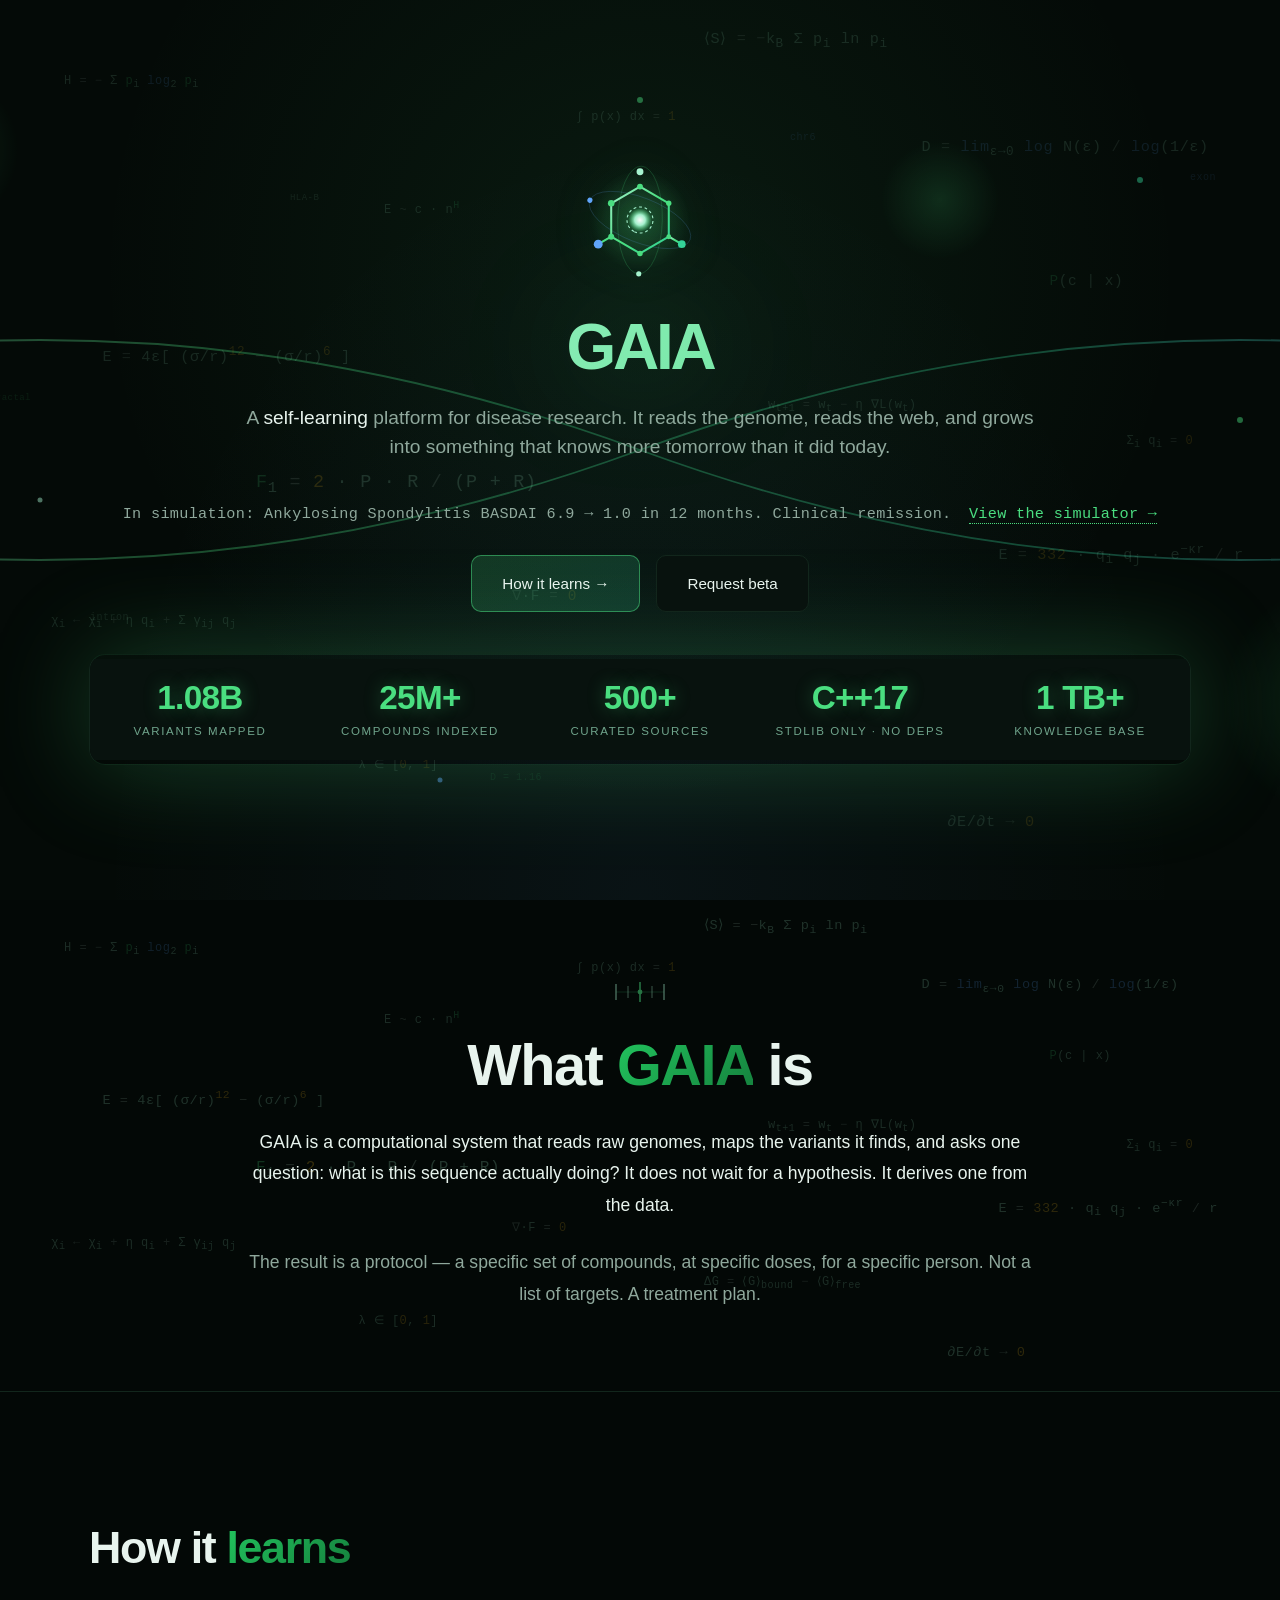
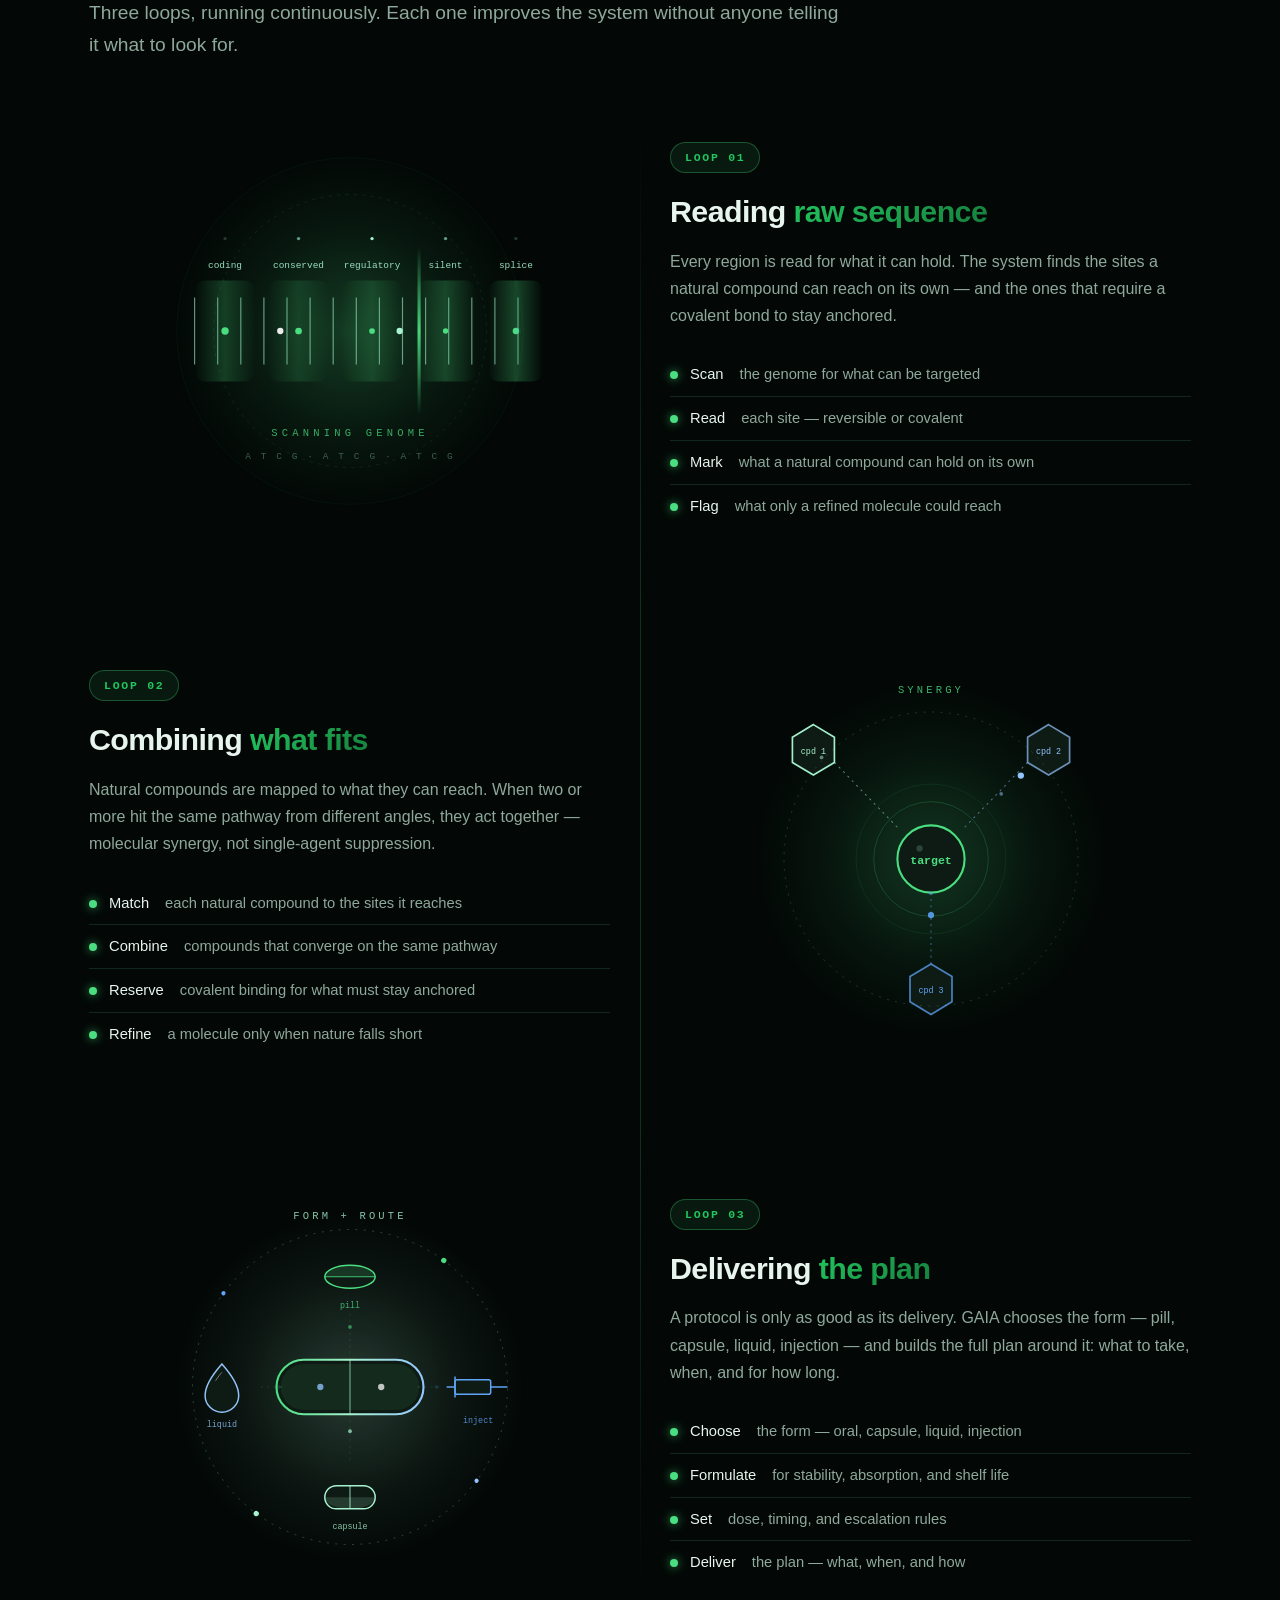
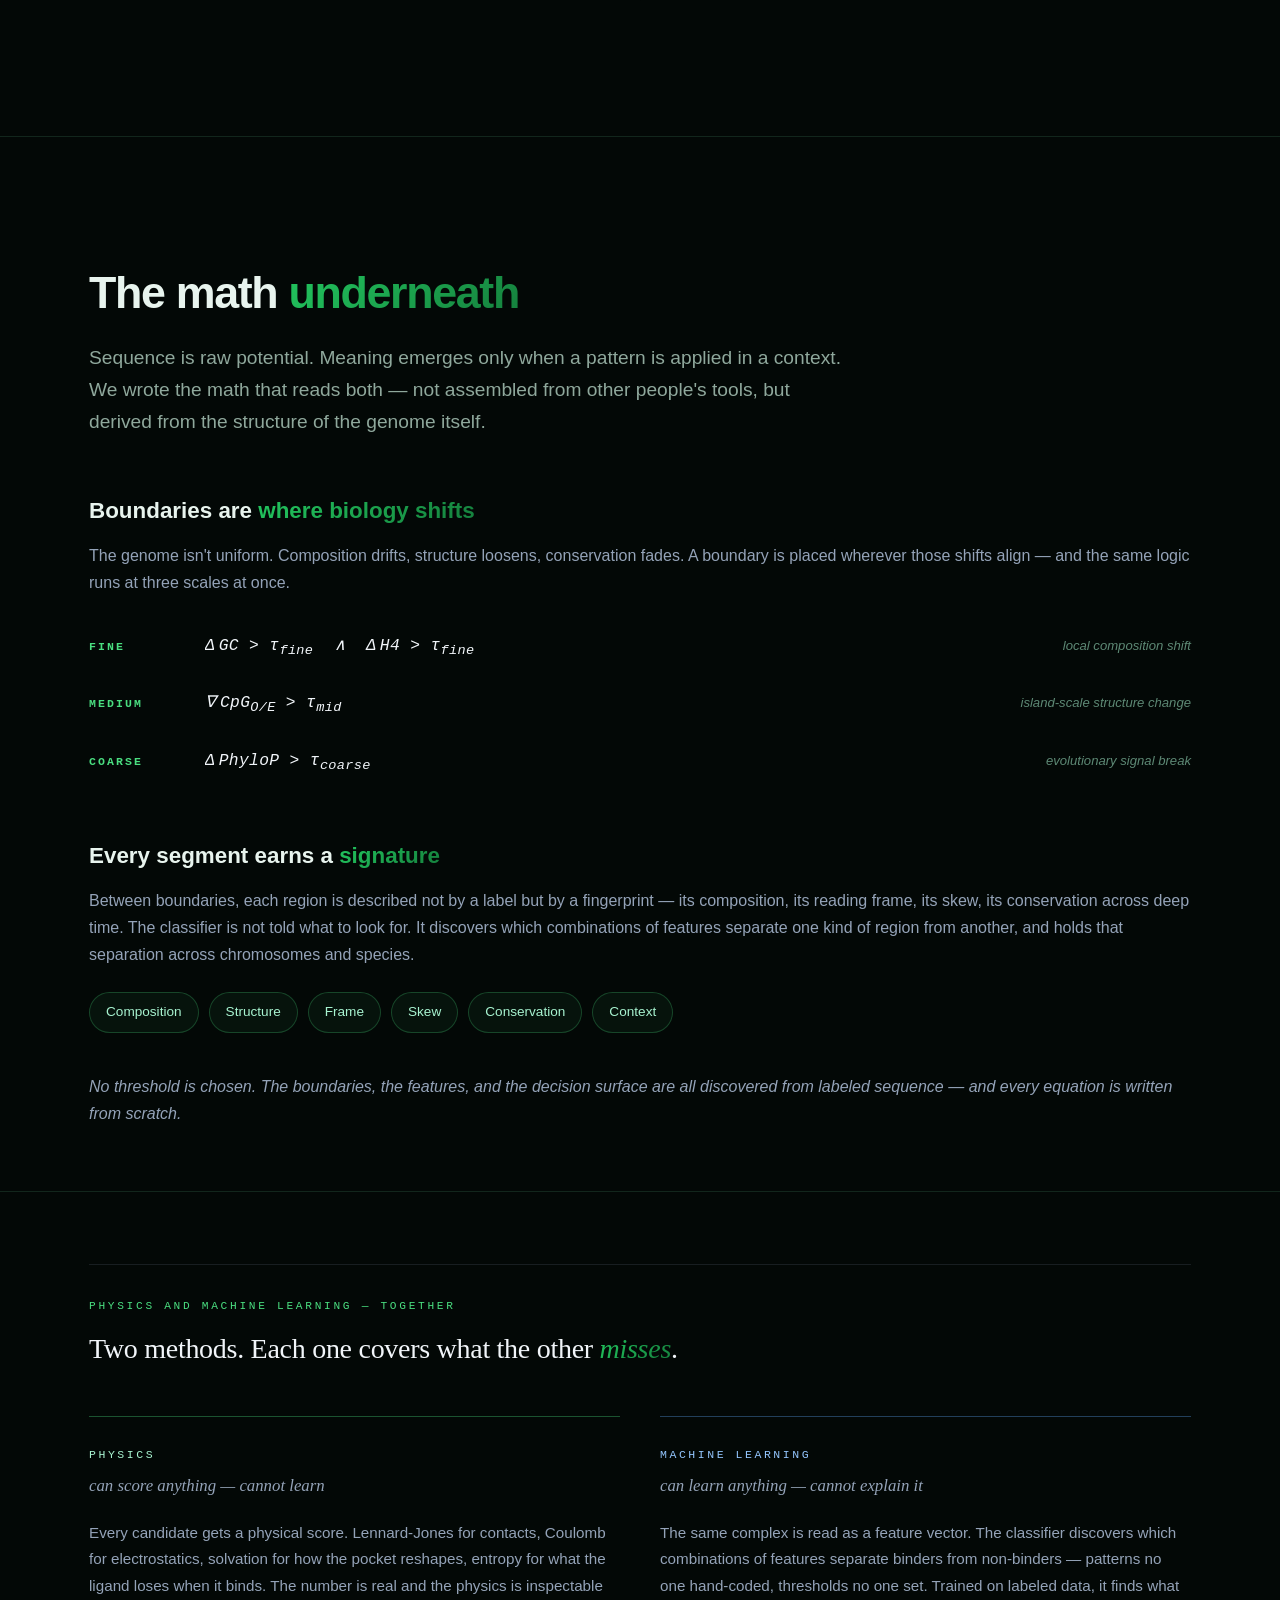
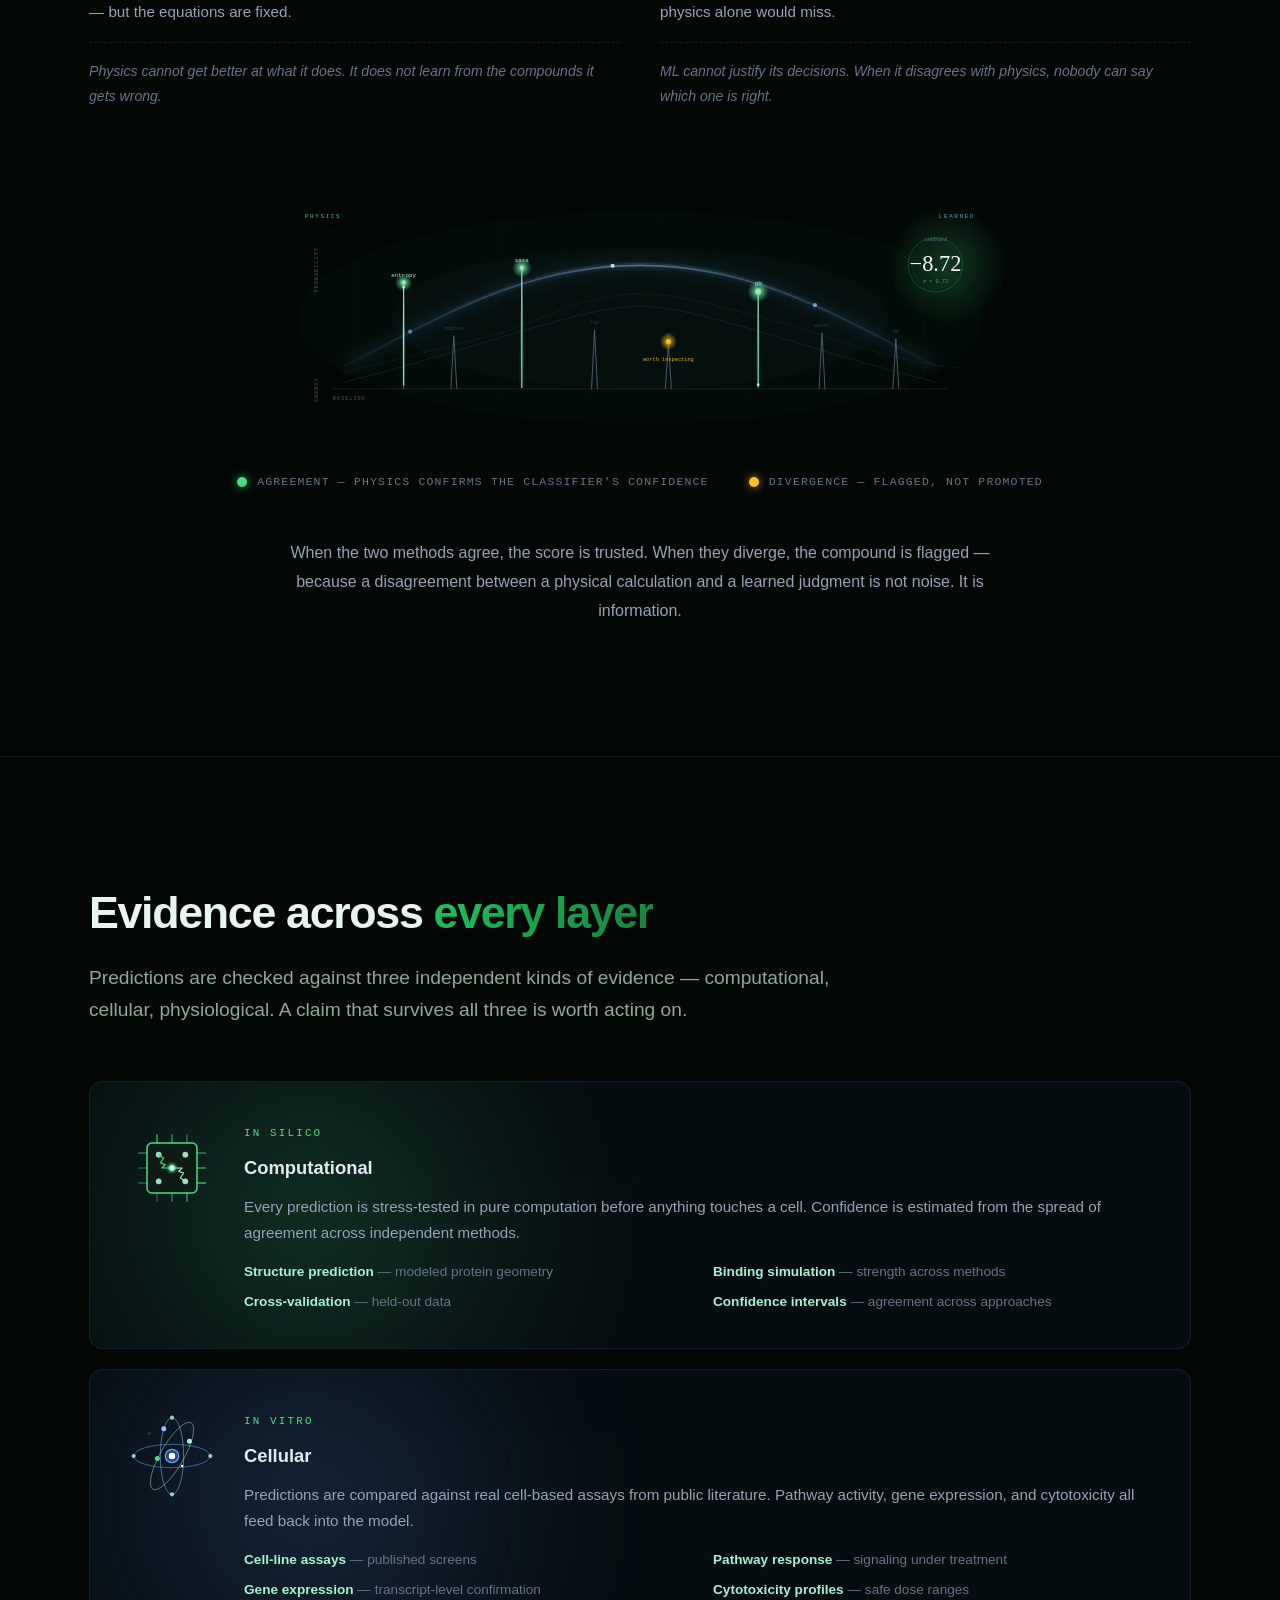
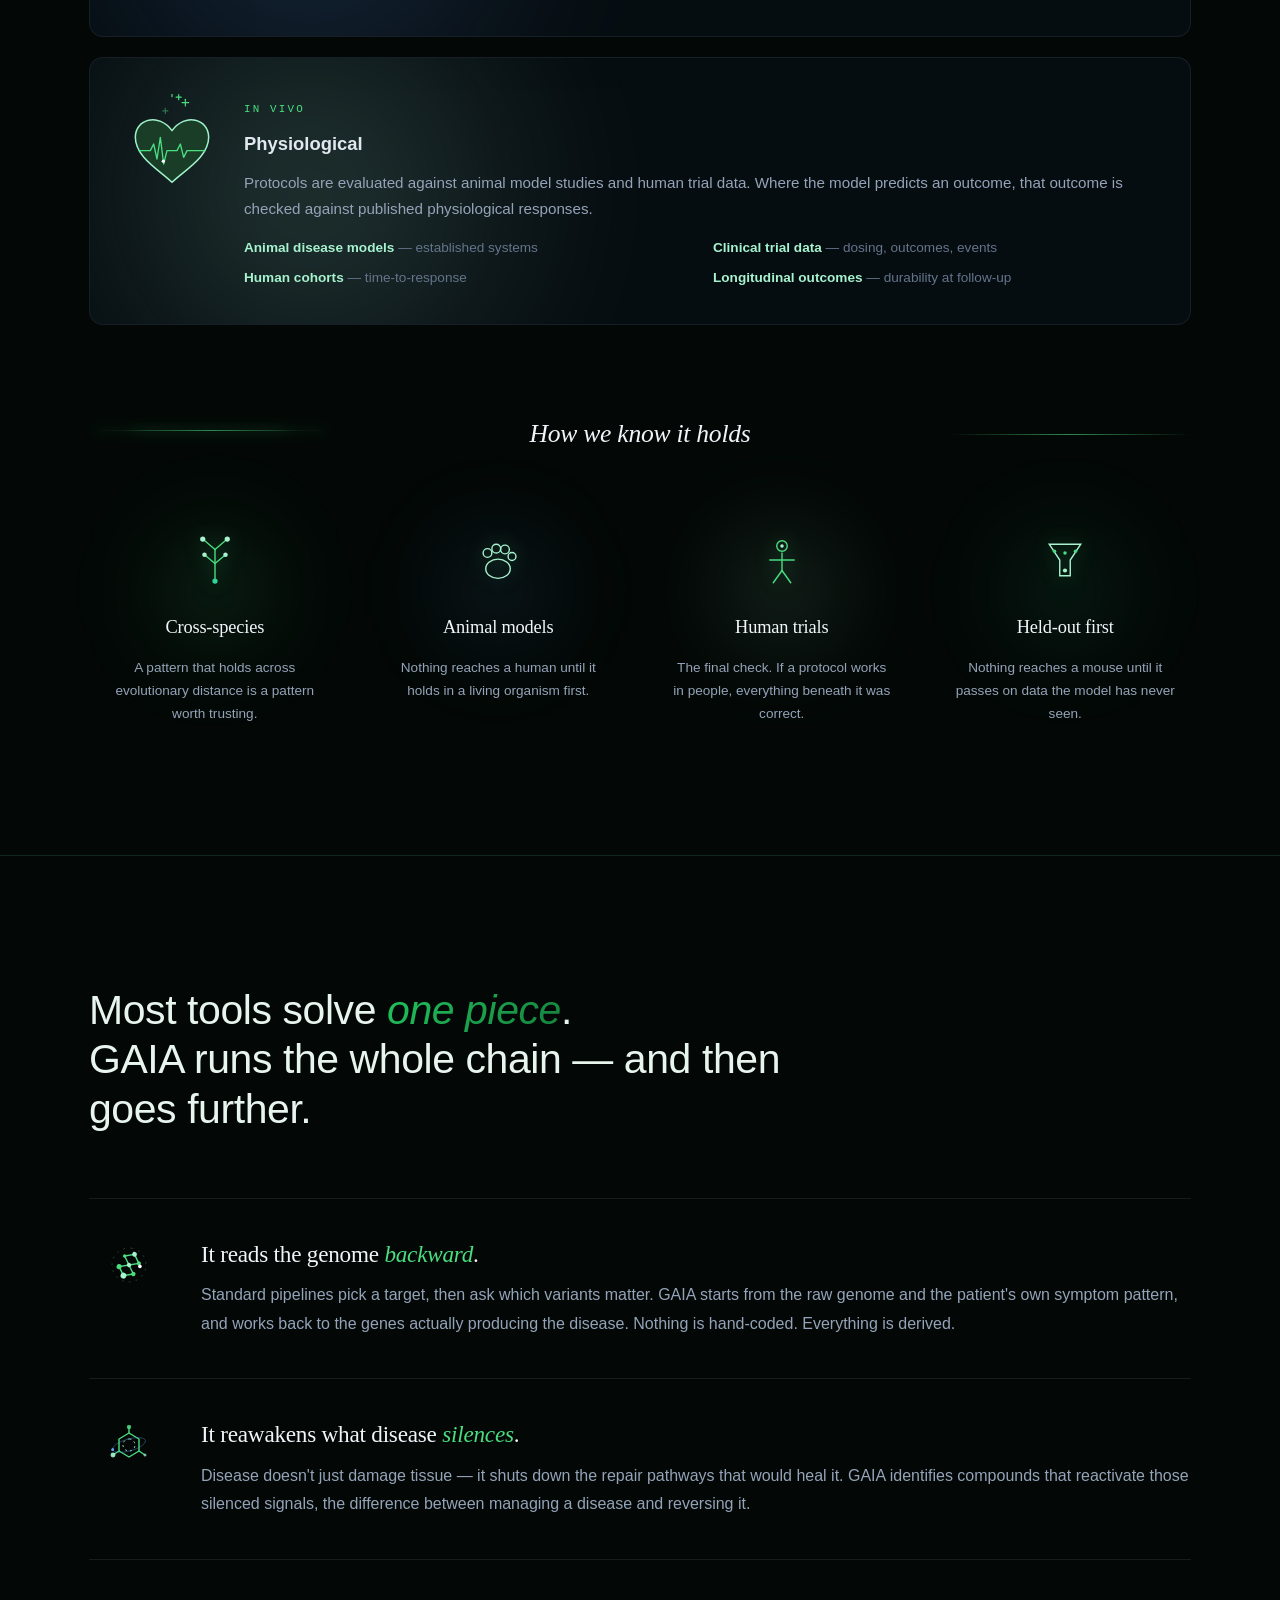
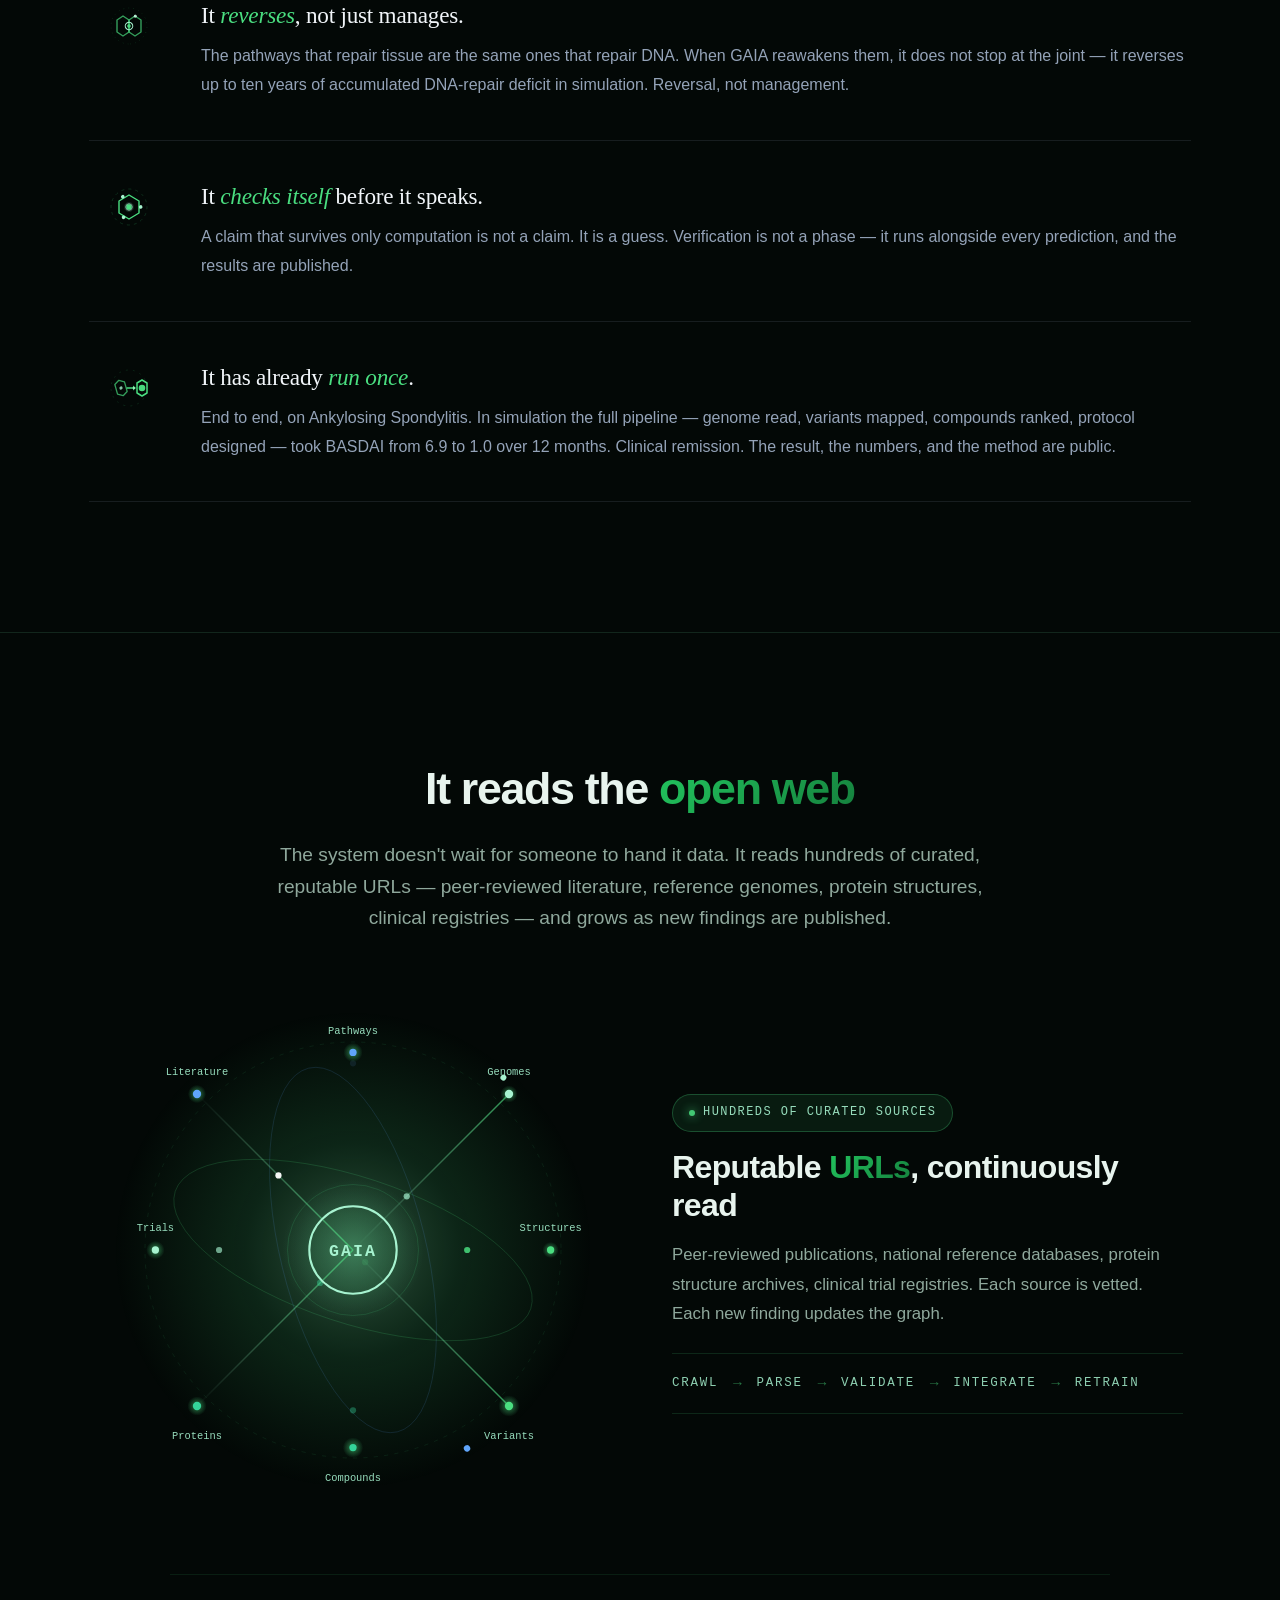
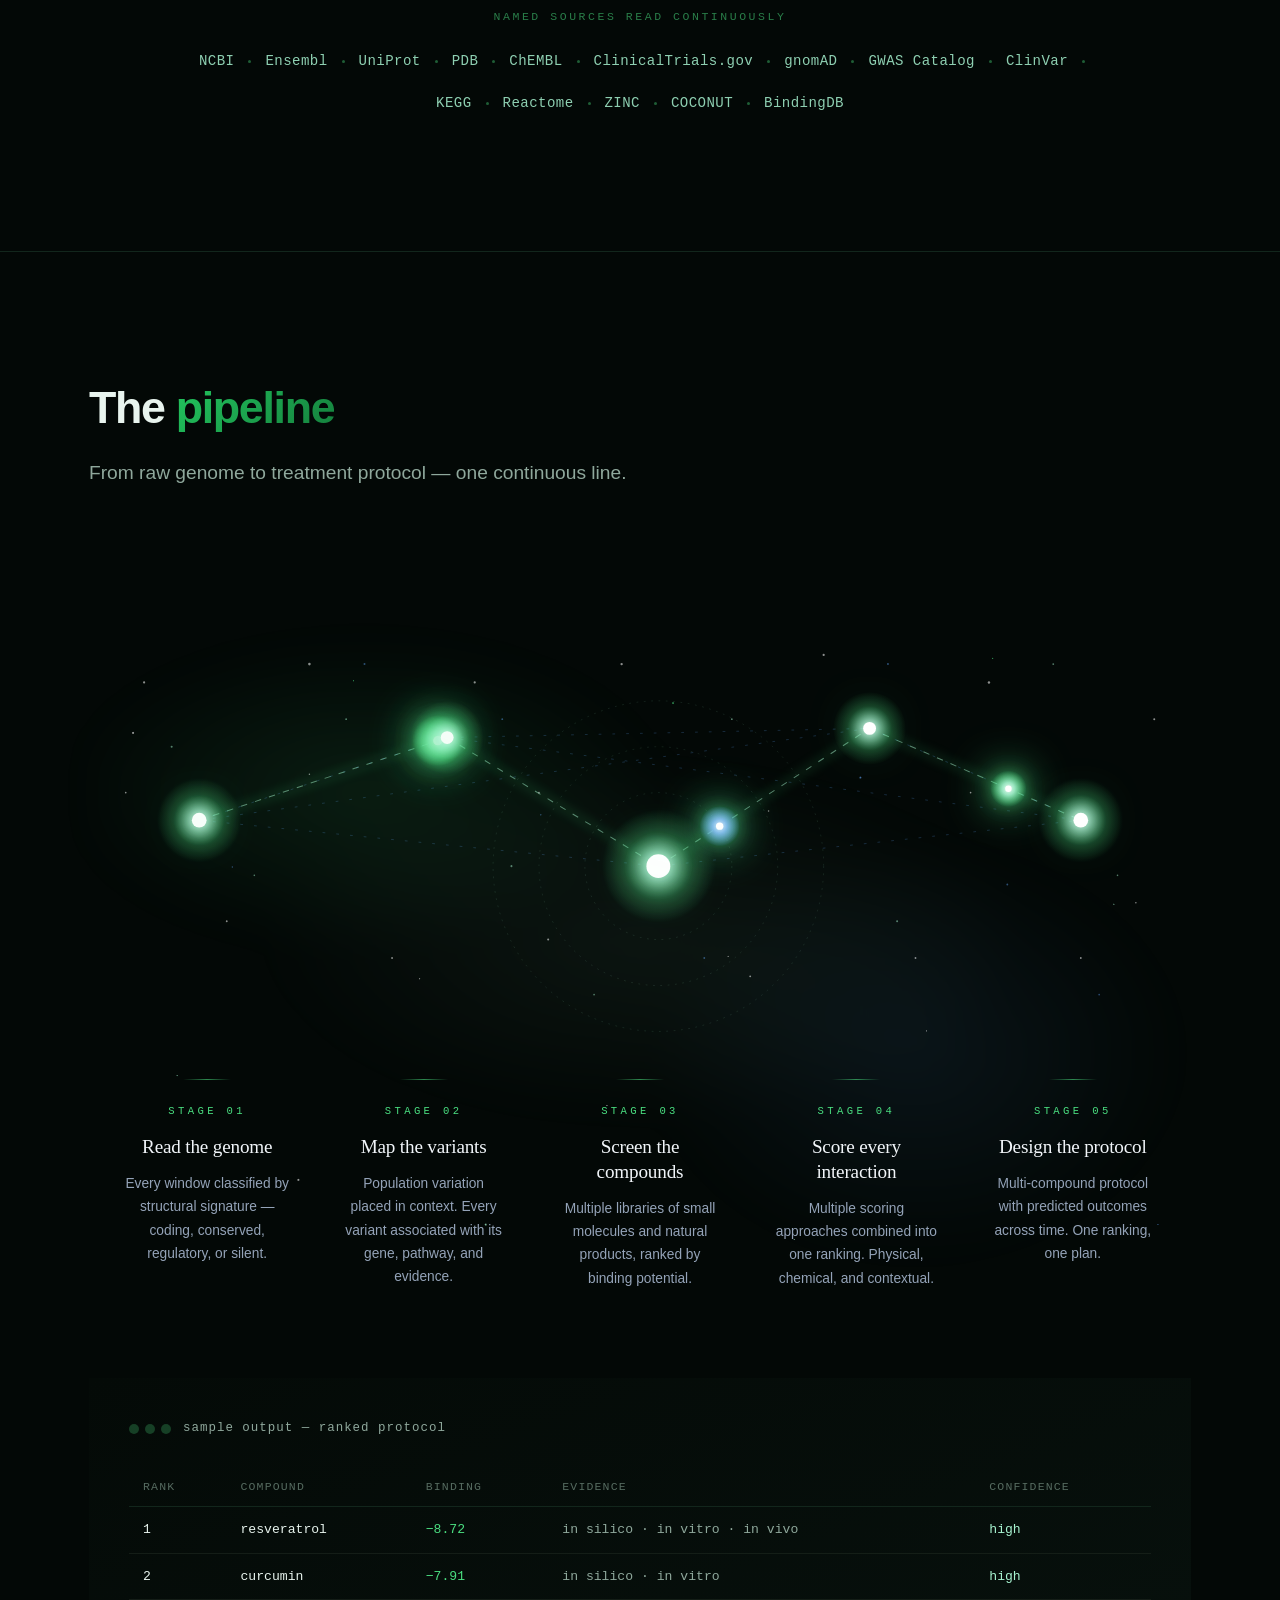
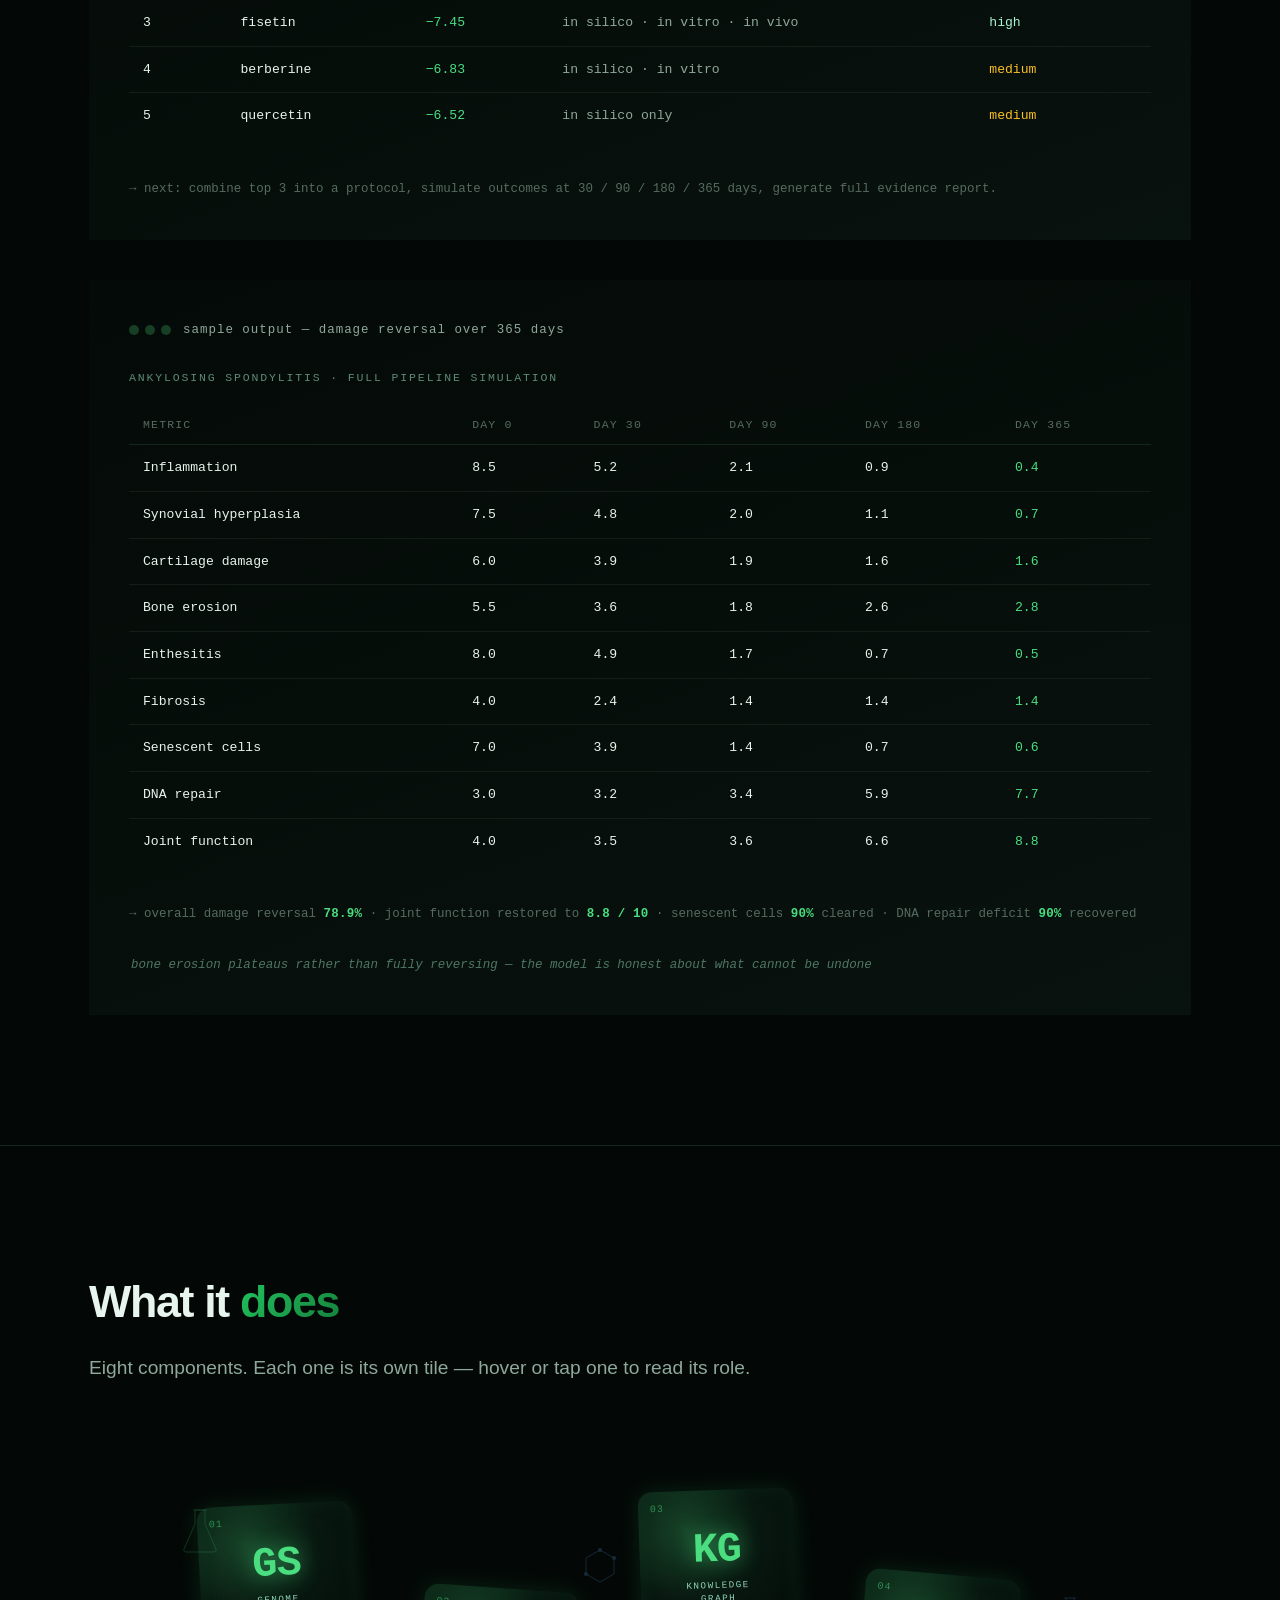
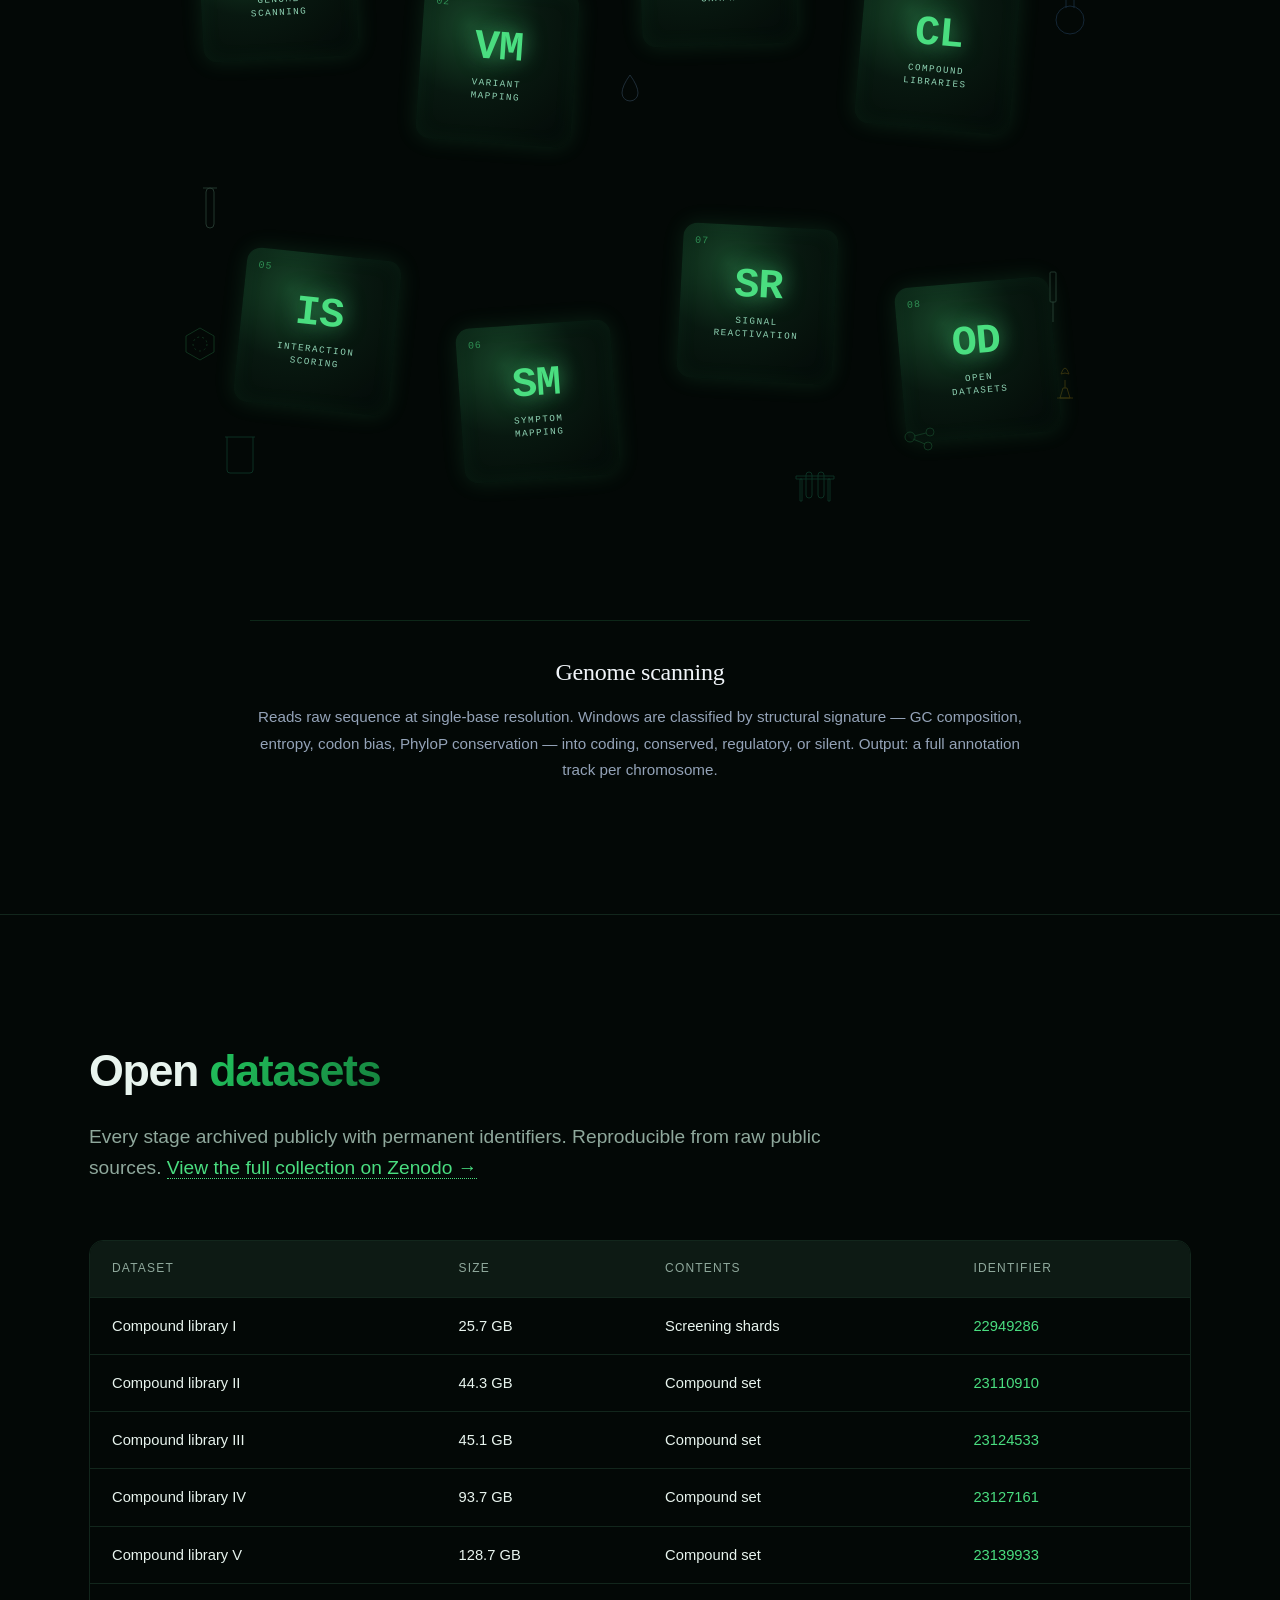
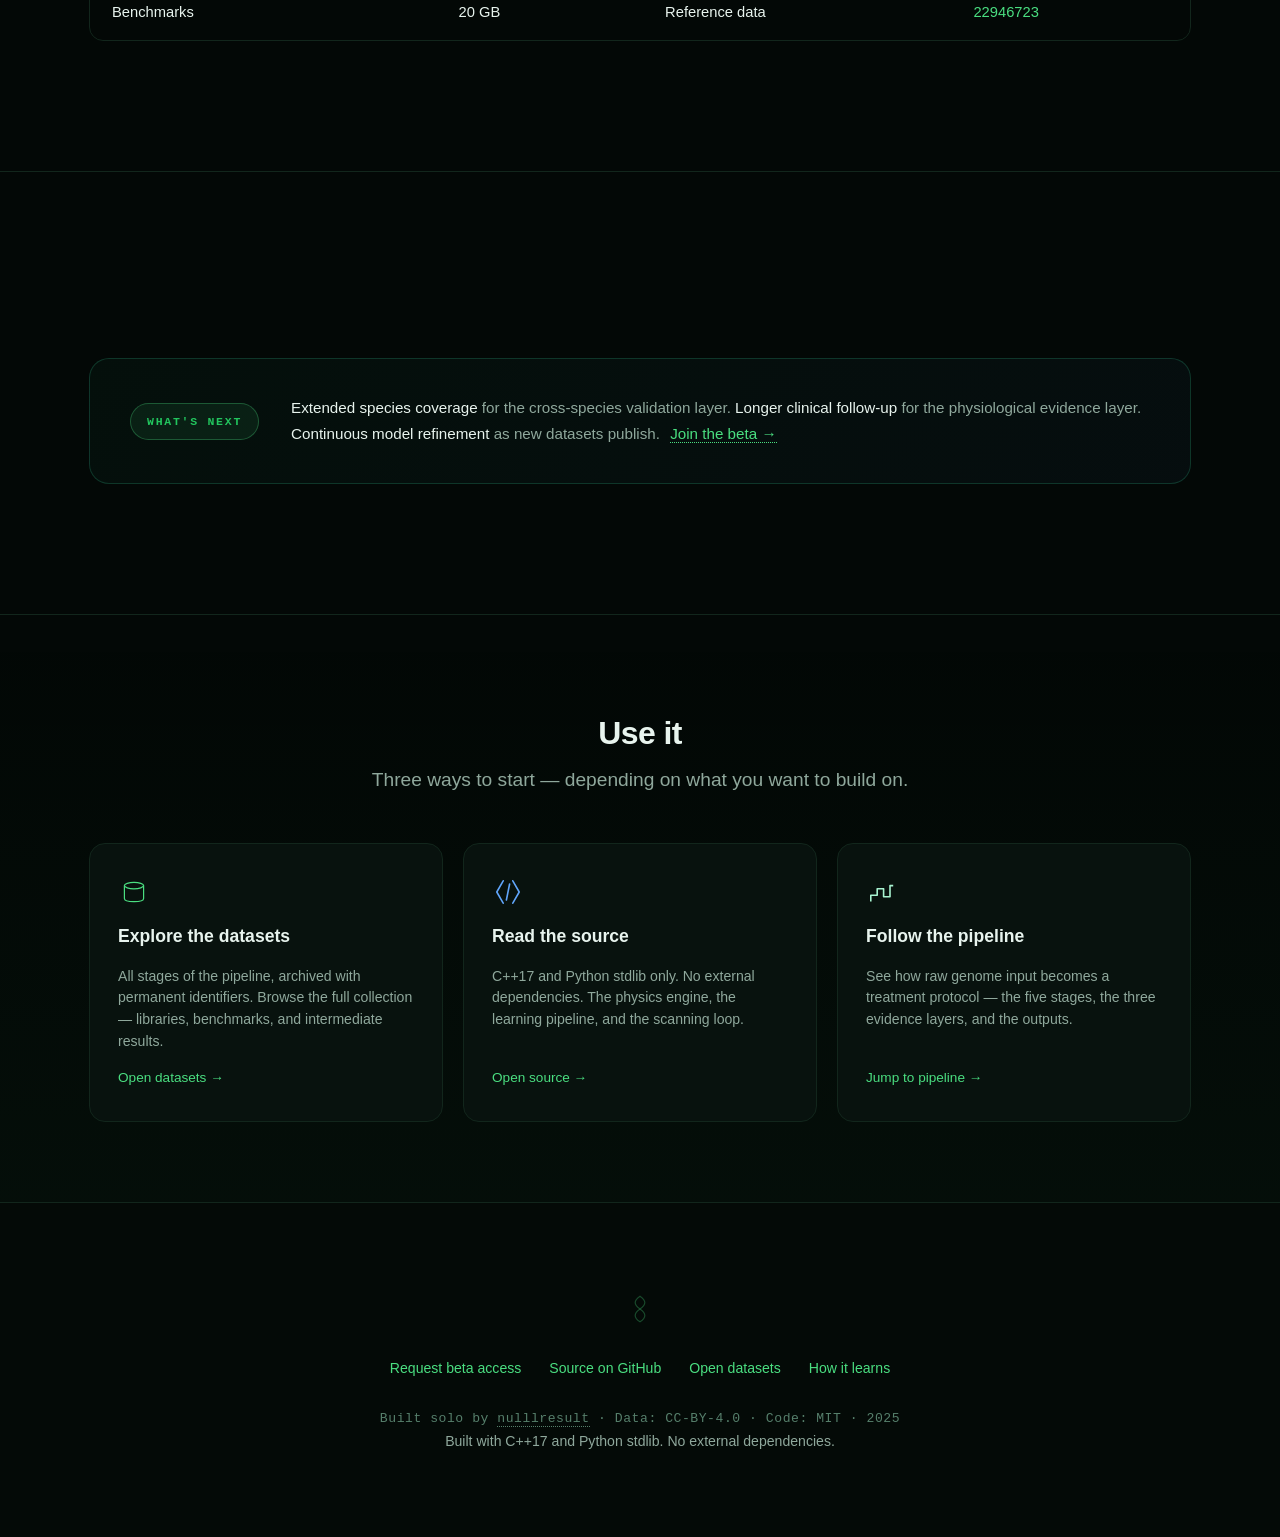
<file: index.html>
<!DOCTYPE html>
<html lang="en">
<head>
<meta charset="UTF-8">
<meta name="viewport" content="width=1200">
<title>GAIA — Self-Learning Platform for Disease Research</title>
<meta name="description" content="A self-learning platform for computational disease research. Scans genomes, scans the web, and builds knowledge that grows.">
<link rel="stylesheet" href="assets/style.css?v=201">
<style>
/* ============================================================
   Math section — keep equations readable on mobile, no backgrounds
   ============================================================ */
.equation-stack {
    display: grid;
    gap: 4px;
    margin: 24px 0;
}
.equation-row {
    display: grid;
    grid-template-columns: 100px 1fr auto;
    gap: 16px;
    align-items: baseline;
    padding: 12px 0;
    background: none;
    border: none;
    border-radius: 0;
}
.equation-label {
    font-family: ui-monospace, monospace;
    font-size: 0.72rem;
    letter-spacing: 0.18em;
    color: #4ade80;
    text-transform: uppercase;
    font-weight: 600;
}
.equation-body {
    font-family: ui-monospace, monospace;
    font-size: 1.02rem;
    color: #f1f5f9;
    white-space: nowrap;
    overflow-x: auto;
    -webkit-overflow-scrolling: touch;
    letter-spacing: 0.02em;
}
.equation-note {
    font-size: 0.82rem;
    color: rgba(167, 243, 208, 0.55);
    font-style: italic;
    text-align: right;
    white-space: nowrap;
}

/* Mobile — stack to 3 rows, keep equation inline */
@media (max-width: 720px) {
    .equation-row {
        grid-template-columns: 1fr;
        gap: 6px;
        padding: 12px 0;
    }
    .equation-label {
        font-size: 0.66rem;
        letter-spacing: 0.14em;
    }
    .equation-body {
        font-size: 0.95rem;
        white-space: nowrap;
        overflow-x: auto;
        padding-bottom: 2px;
    }
    .equation-note {
        text-align: left;
        font-size: 0.76rem;
        white-space: normal;
    }
}
</style>
<style>
/* PC-ONLY FIX — Does not affect mobile */
@media (min-width: 769px) {
    /* Restore the background network for PC */
    body::before, body::after {
        display: block !important;
    }
    /* Fix the giant text */
    body {
        font-size: 16px !important;
    }
    .hero-content .tagline, 
    #what-gaia-is p {
        font-size: 1.1rem !important;
        max-width: 800px !important;
        margin-left: auto !important;
        margin-right: auto !important;
    }
}
</style>
<style>
/* ============================================================
   FORCE PC DESKTOP LAYOUT (Main Page)
   ============================================================ */

/* Force the containers to stay at their PC width */
.container, .container-narrow {
    max-width: 1150px !important;
    margin: 0 auto !important;
}
</style>
<style>
/* ============================================================
   PC-ONLY FIXES FOR MAIN PAGE
   ============================================================ */
@media (min-width: 769px) {
    /* 1. Fix the horizontal overflow (extra space on right) */
    html, body {
        width: 100% !important;
        max-width: 100vw !important;
        overflow-x: hidden !important;
    }
    
    /* 2. Fix the giant fonts */
    body {
        font-size: 16px !important;
    }
    .hero-content h1 {
        font-size: 4rem !important;
    }
    .hero-content .tagline {
        font-size: 1.2rem !important;
        max-width: 800px !important;
    }
    
    /* 3. Darken the green gradient text */
    .accent, 
    section h2 .accent,
    .hero-content h1 span {
        background: linear-gradient(135deg, #22c55e, #15803d) !important;
        -webkit-background-clip: text !important;
        -webkit-text-fill-color: transparent !important;
        background-clip: text !important;
    }
}
</style></head>
<body>

<div class="hero">
    <svg class="hero-bg" viewBox="0 0 1800 900" preserveAspectRatio="xMidYMid slice">
        <defs>
            <linearGradient id="helixGrad" x1="0%" y1="0%" x2="100%" y2="0%">
                <stop offset="0%" stop-color="#a7f3d0" stop-opacity="0.7"/>
                <stop offset="33%" stop-color="#4ade80" stop-opacity="0.7"/>
                <stop offset="66%" stop-color="#34d399" stop-opacity="0.7"/>
                <stop offset="100%" stop-color="#60a5fa" stop-opacity="0.7"/>
            </linearGradient>
            <radialGradient id="cellGlow" cx="50%" cy="50%" r="50%">
                <stop offset="0%" stop-color="#4ade80" stop-opacity="0.3"/>
                <stop offset="100%" stop-color="#4ade80" stop-opacity="0"/>
            </radialGradient>
        </defs>
        <circle class="cell-pulse" cx="200" cy="150" r="80" fill="url(#cellGlow)"/>
        <circle class="cell-pulse" cx="1600" cy="700" r="120" fill="url(#cellGlow)"/>
        <circle class="cell-pulse" cx="1200" cy="200" r="60" fill="url(#cellGlow)"/>
        <g class="vine-sway" opacity="0.4">
            <path d="M100,900 Q150,700 80,500 Q140,300 100,100" stroke="#4ade80" stroke-width="1.5" fill="none"/>
        </g>
        <g class="vine-sway" opacity="0.35">
            <path d="M1700,900 Q1650,700 1720,500 Q1660,300 1700,100" stroke="#34d399" stroke-width="1.5" fill="none"/>
        </g>
        <g class="helix-flow" transform="translate(900, 450)">
            <path d="M-1200,0 Q-600,-220 0,0 T1200,0" stroke="url(#helixGrad)" stroke-width="1.8" fill="none"/>
            <path d="M-1200,0 Q-600,220 0,0 T1200,0" stroke="url(#helixGrad)" stroke-width="1.8" fill="none"/>
        </g>
        <g>
            <circle class="particle" cx="200" cy="200" r="3" fill="#4ade80"/>
            <circle class="particle" cx="500" cy="680" r="2.5" fill="#a7f3d0"/>
            <circle class="particle" cx="1400" cy="180" r="3" fill="#34d399"/>
            <circle class="particle" cx="1650" cy="580" r="2.5" fill="#60a5fa"/>
            <circle class="particle" cx="900" cy="100" r="3" fill="#4ade80"/>
            <circle class="particle" cx="300" cy="500" r="2.5" fill="#a7f3d0"/>
            <circle class="particle" cx="1500" cy="420" r="3" fill="#4ade80"/>
            <circle class="particle" cx="700" cy="780" r="2.5" fill="#60a5fa"/>
        </g>
            <text class="float-label" x="150" y="120" style="font-family: monospace; font-size: 11px; fill: #4ade80; opacity: 0.25;">ATCG</text>
        <text class="float-label" x="1450" y="180" style="font-family: monospace; font-size: 10px; fill: #60a5fa; opacity: 0.2;">exon</text>
        <text class="float-label" x="350" y="620" style="font-family: monospace; font-size: 10px; fill: #a7f3d0; opacity: 0.2;">intron</text>
        <text class="float-label" x="1250" y="720" style="font-family: monospace; font-size: 11px; fill: #34d399; opacity: 0.25;">GC 0.62</text>
        <text class="float-label" x="750" y="780" style="font-family: monospace; font-size: 10px; fill: #4ade80; opacity: 0.2;">D = 1.16</text>
        <text class="float-label" x="1050" y="140" style="font-family: monospace; font-size: 10px; fill: #60a5fa; opacity: 0.2;">chr6</text>
        <text class="float-label" x="550" y="200" style="font-family: monospace; font-size: 9px; fill: #a7f3d0; opacity: 0.2;">HLA-B</text>
        <text class="float-label" x="1600" y="500" style="font-family: monospace; font-size: 10px; fill: #34d399; opacity: 0.2;">variant</text>
        <text class="float-label" x="250" y="400" style="font-family: monospace; font-size: 9px; fill: #4ade80; opacity: 0.2;">fractal</text>
</svg>

    <div class="eq-layer" aria-hidden="true">
        <span class="eq small"  style="top: 8%;  left: 5%;">
            H <span class="op">=</span> <span class="op">−</span> Σ <span class="v">p</span><sub>i</sub> <span class="f">log</span><sub>2</sub> <span class="v">p</span><sub>i</sub>
        </span>
        <span class="eq med"    style="top: 15%; left: 72%;">
            D <span class="op">=</span> <span class="f">lim</span><sub>ε→0</sub> <span class="f">log</span> N(ε) <span class="op">/</span> <span class="f">log</span>(1/ε)
        </span>
        <span class="eq small"  style="top: 22%; left: 30%;">
            E <span class="op">~</span> c · n<sup><span class="v">H</span></sup>
        </span>
        <span class="eq"        style="top: 30%; left: 82%;">
            <span class="v">P</span>(c | x)
        </span>
        <span class="eq med"    style="top: 38%; left: 8%;">
            E <span class="op">=</span> 4ε[ (σ/r)<sup><span class="n">12</span></sup> <span class="op">−</span> (σ/r)<sup><span class="n">6</span></sup> ]
        </span>
        <span class="eq small"  style="top: 44%; left: 60%;">
            w<sub>t+1</sub> <span class="op">=</span> w<sub>t</sub> <span class="op">−</span> η ∇L(w<sub>t</sub>)
        </span>
        <span class="eq large"  style="top: 52%; left: 20%;">
            <span class="v">F</span><sub>1</sub> <span class="op">=</span> <span class="n">2</span> · P · R <span class="op">/</span> (P + R)
        </span>
        <span class="eq med"    style="top: 60%; left: 78%;">
            E <span class="op">=</span> <span class="n">332</span> · q<sub>i</sub> q<sub>j</sub> · e<sup>−κr</sup> <span class="op">/</span> r
        </span>
        <span class="eq small"  style="top: 68%; left: 4%;">
            χ<sub>i</sub> <span class="op">←</span> χ<sub>i</sub> <span class="op">+</span> η q<sub>i</sub> <span class="op">+</span> Σ γ<sub>ij</sub> q<sub>j</sub>
        </span>
        <span class="eq"        style="top: 76%; left: 55%;">
            ΔG <span class="op">=</span> ⟨G⟩<sub>bound</sub> <span class="op">−</span> ⟨G⟩<sub>free</sub>
        </span>
        <span class="eq small"  style="top: 84%; left: 28%;">
            λ ∈ [<span class="n">0</span>, <span class="n">1</span>]
        </span>
        <span class="eq med"    style="top: 90%; left: 74%;">
            ∂E/∂t <span class="op">→</span> <span class="n">0</span>
        </span>
        <span class="eq small"  style="top: 12%; left: 45%;">
            ∫ p(x) dx <span class="op">=</span> <span class="n">1</span>
        </span>
        <span class="eq"        style="top: 65%; left: 40%;">
            <span class="op">∇</span>·F <span class="op">=</span> <span class="n">0</span>
        </span>
        <span class="eq small"  style="top: 48%; left: 88%;">
            Σ<sub>i</sub> q<sub>i</sub> <span class="op">=</span> <span class="n">0</span>
        </span>
        <span class="eq med"    style="top: 3%; left: 55%;">
            ⟨S⟩ <span class="op">=</span> <span class="op">−</span>k<sub>B</sub> Σ p<sub>i</sub> ln p<sub>i</sub>
        </span>
    </div>

    <div class="container hero-content">
        <div class="hero-molecule" aria-hidden="true">
            <svg viewBox="0 0 140 140" width="130" height="130">
                <defs>
                    <linearGradient id="molBond" x1="0%" y1="0%" x2="100%" y2="100%">
                        <stop offset="0%"   stop-color="#a7f3d0"/>
                        <stop offset="50%"  stop-color="#4ade80"/>
                        <stop offset="100%" stop-color="#34d399"/>
                    </linearGradient>
                    <radialGradient id="atomCore" cx="50%" cy="50%" r="50%">
                        <stop offset="0%"   stop-color="#ffffff"/>
                        <stop offset="45%"  stop-color="#a7f3d0"/>
                        <stop offset="100%" stop-color="#4ade80" stop-opacity="0"/>
                    </radialGradient>
                    <radialGradient id="molHalo" cx="50%" cy="50%" r="50%">
                        <stop offset="0%"   stop-color="#4ade80" stop-opacity="0.35"/>
                        <stop offset="100%" stop-color="#4ade80" stop-opacity="0"/>
                    </radialGradient>
                </defs>

                <!-- outer halo breathing -->
                <circle cx="70" cy="70" r="56" fill="url(#molHalo)">
                    <animate attributeName="r" values="52;60;52" dur="4s" repeatCount="indefinite"/>
                    <animate attributeName="opacity" values="0.6;1;0.6" dur="4s" repeatCount="indefinite"/>
                </circle>

                <!-- rotating outer orbit ring with electrons -->
                <g>
                    <animateTransform attributeName="transform" type="rotate" from="0 70 70" to="360 70 70" dur="18s" repeatCount="indefinite"/>
                    <ellipse cx="70" cy="70" rx="58" ry="24" fill="none" stroke="#4ade80" stroke-width="0.6" opacity="0.35"/>
                    <circle cx="128" cy="70" r="3" fill="#a7f3d0">
                        <animate attributeName="r" values="2.5;3.5;2.5" dur="1.6s" repeatCount="indefinite"/>
                    </circle>
                </g>
                <g>
                    <animateTransform attributeName="transform" type="rotate" from="360 70 70" to="0 70 70" dur="24s" repeatCount="indefinite"/>
                    <ellipse cx="70" cy="70" rx="24" ry="58" fill="none" stroke="#60a5fa" stroke-width="0.6" opacity="0.3"/>
                    <circle cx="70" cy="12" r="2.6" fill="#60a5fa">
                        <animate attributeName="r" values="2.2;3.2;2.2" dur="2s" repeatCount="indefinite"/>
                    </circle>
                </g>

                <!-- the molecule: benzene ring + 3 substituents -->
                <g stroke="url(#molBond)" stroke-width="2.2" stroke-linecap="round" fill="none">
                    <!-- ring -->
                    <polygon points="70,34 101,52 101,88 70,106 39,88 39,52" stroke-linejoin="round"/>
                    <!-- substituents -->
                    <line x1="70" y1="34" x2="70" y2="18"/>
                    <line x1="101" y1="88" x2="115" y2="96"/>
                    <line x1="39" y1="88" x2="25" y2="96"/>
                </g>

                <!-- aromatic inner circle (dashed, pulsing) -->
                <circle cx="70" cy="70" r="14" fill="none" stroke="#a7f3d0" stroke-width="1.2" stroke-dasharray="3 3" opacity="0.75">
                    <animate attributeName="opacity" values="0.4;1;0.4" dur="3s" repeatCount="indefinite"/>
                    <animateTransform attributeName="transform" type="rotate" from="0 70 70" to="360 70 70" dur="14s" repeatCount="indefinite"/>
                </circle>

                <!-- vertex atoms (carbon nodes) with staggered pulse -->
                <g fill="#4ade80">
                    <circle cx="70"  cy="34"  r="3"><animate attributeName="r" values="2.6;3.6;2.6" dur="2s" begin="0s"    repeatCount="indefinite"/></circle>
                    <circle cx="101" cy="52"  r="3"><animate attributeName="r" values="2.6;3.6;2.6" dur="2s" begin="0.3s"  repeatCount="indefinite"/></circle>
                    <circle cx="101" cy="88"  r="3"><animate attributeName="r" values="2.6;3.6;2.6" dur="2s" begin="0.6s"  repeatCount="indefinite"/></circle>
                    <circle cx="70"  cy="106" r="3"><animate attributeName="r" values="2.6;3.6;2.6" dur="2s" begin="0.9s"  repeatCount="indefinite"/></circle>
                    <circle cx="39"  cy="88"  r="3"><animate attributeName="r" values="2.6;3.6;2.6" dur="2s" begin="1.2s"  repeatCount="indefinite"/></circle>
                    <circle cx="39"  cy="52"  r="3"><animate attributeName="r" values="2.6;3.6;2.6" dur="2s" begin="1.5s"  repeatCount="indefinite"/></circle>
                </g>

                <!-- substituent end atoms (different colors) -->
                <circle cx="70" cy="18" r="4" fill="#a7f3d0">
                    <animate attributeName="r" values="3.4;5;3.4" dur="2.4s" repeatCount="indefinite"/>
                </circle>
                <circle cx="115" cy="96" r="4" fill="#34d399">
                    <animate attributeName="r" values="3.4;5;3.4" dur="2.4s" begin="-0.8s" repeatCount="indefinite"/>
                </circle>
                <circle cx="25" cy="96" r="4" fill="#60a5fa">
                    <animate attributeName="r" values="3.4;5;3.4" dur="2.4s" begin="-1.6s" repeatCount="indefinite"/>
                </circle>

                <!-- center glow pulse -->
                <circle cx="70" cy="70" r="10" fill="url(#atomCore)">
                    <animate attributeName="r" values="8;13;8" dur="3s" repeatCount="indefinite"/>
                    <animate attributeName="opacity" values="0.55;1;0.55" dur="3s" repeatCount="indefinite"/>
                </circle>
            </svg>
        </div>

        <h1>GAIA</h1>
        <p class="tagline">
            A <strong>self-learning</strong> platform for disease research.
            It reads the genome, reads the web, and grows into something
            that knows more tomorrow than it did today.
        </p>

        <p class="tagline-proof" style="font-size: 0.95rem; color: var(--fg-dim); margin-top: -8px; margin-bottom: 28px; font-family: ui-monospace, monospace; letter-spacing: 0.02em;">
            In simulation: Ankylosing Spondylitis BASDAI 6.9 &rarr; 1.0 in 12 months. Clinical remission. <a href="beta.html" style="color: var(--accent); text-decoration: none; border-bottom: 1px dotted var(--accent); margin-left: 8px;">View the simulator &rarr;</a>
        </p>

        <div class="hero-cta">
            <a href="#learning" class="btn btn-primary">How it learns →</a>
            <a href="beta.html" class="btn">Request beta</a>
        </div>

        <div class="stats">
            <div class="stat">
                <div class="num static">1.08B</div>
                <div class="label">Variants mapped</div>
            </div>
            <div class="stat">
                <div class="num" data-count="25000000" data-format="m">0</div>
                <div class="label">Compounds indexed</div>
            </div>
            <div class="stat">
                <div class="num" data-count="500" data-format="plus">0</div>
                <div class="label">Curated sources</div>
            </div>
            <div class="stat">
                <div class="num static">C++17</div>
                <div class="label">stdlib only &middot; no deps</div>
            </div>
            <div class="stat">
                <div class="num static">1 TB+</div>
                <div class="label">Knowledge base</div>
            </div>
        </div>
    </div>
</div>

<section id="what-gaia-is">
    <div class="eq-layer" aria-hidden="true">
        <span class="eq small"  style="top: 8%;  left: 5%;">
            H <span class="op">=</span> <span class="op">−</span> Σ <span class="v">p</span><sub>i</sub> <span class="f">log</span><sub>2</sub> <span class="v">p</span><sub>i</sub>
        </span>
        <span class="eq med"    style="top: 15%; left: 72%;">
            D <span class="op">=</span> <span class="f">lim</span><sub>ε→0</sub> <span class="f">log</span> N(ε) <span class="op">/</span> <span class="f">log</span>(1/ε)
        </span>
        <span class="eq small"  style="top: 22%; left: 30%;">
            E <span class="op">~</span> c · n<sup><span class="v">H</span></sup>
        </span>
        <span class="eq"        style="top: 30%; left: 82%;">
            <span class="v">P</span>(c | x)
        </span>
        <span class="eq med"    style="top: 38%; left: 8%;">
            E <span class="op">=</span> 4ε[ (σ/r)<sup><span class="n">12</span></sup> <span class="op">−</span> (σ/r)<sup><span class="n">6</span></sup> ]
        </span>
        <span class="eq small"  style="top: 44%; left: 60%;">
            w<sub>t+1</sub> <span class="op">=</span> w<sub>t</sub> <span class="op">−</span> η ∇L(w<sub>t</sub>)
        </span>
        <span class="eq large"  style="top: 52%; left: 20%;">
            <span class="v">F</span><sub>1</sub> <span class="op">=</span> <span class="n">2</span> · P · R <span class="op">/</span> (P + R)
        </span>
        <span class="eq med"    style="top: 60%; left: 78%;">
            E <span class="op">=</span> <span class="n">332</span> · q<sub>i</sub> q<sub>j</sub> · e<sup>−κr</sup> <span class="op">/</span> r
        </span>
        <span class="eq small"  style="top: 68%; left: 4%;">
            χ<sub>i</sub> <span class="op">←</span> χ<sub>i</sub> <span class="op">+</span> η q<sub>i</sub> <span class="op">+</span> Σ γ<sub>ij</sub> q<sub>j</sub>
        </span>
        <span class="eq"        style="top: 76%; left: 55%;">
            ΔG <span class="op">=</span> ⟨G⟩<sub>bound</sub> <span class="op">−</span> ⟨G⟩<sub>free</sub>
        </span>
        <span class="eq small"  style="top: 84%; left: 28%;">
            λ ∈ [<span class="n">0</span>, <span class="n">1</span>]
        </span>
        <span class="eq med"    style="top: 90%; left: 74%;">
            ∂E/∂t <span class="op">→</span> <span class="n">0</span>
        </span>
        <span class="eq small"  style="top: 12%; left: 45%;">
            ∫ p(x) dx <span class="op">=</span> <span class="n">1</span>
        </span>
        <span class="eq"        style="top: 65%; left: 40%;">
            <span class="op">∇</span>·F <span class="op">=</span> <span class="n">0</span>
        </span>
        <span class="eq small"  style="top: 48%; left: 88%;">
            Σ<sub>i</sub> q<sub>i</sub> <span class="op">=</span> <span class="n">0</span>
        </span>
        <span class="eq med"    style="top: 3%; left: 55%;">
            ⟨S⟩ <span class="op">=</span> <span class="op">−</span>k<sub>B</sub> Σ p<sub>i</sub> ln p<sub>i</sub>
        </span>
    </div>
    <div class="container-narrow">
        <svg class="divider-leaf" width="60" height="24" viewBox="0 0 60 24">
            <line x1="6" y1="12" x2="54" y2="12" stroke="#4ade80" stroke-width="0.8" opacity="0.4"/>
            <line x1="6" y1="4" x2="6" y2="20" stroke="#a7f3d0" stroke-width="1.2"/>
            <line x1="18" y1="6" x2="18" y2="18" stroke="#a7f3d0" stroke-width="1" opacity="0.7"/>
            <line x1="30" y1="2" x2="30" y2="22" stroke="#4ade80" stroke-width="1.6"/>
            <line x1="42" y1="6" x2="42" y2="18" stroke="#a7f3d0" stroke-width="1" opacity="0.7"/>
            <line x1="54" y1="4" x2="54" y2="20" stroke="#a7f3d0" stroke-width="1.2"/>
            <circle cx="30" cy="12" r="2.4" fill="#4ade80"/>
        </svg>
        <h2>What <span class="accent">GAIA</span> is</h2>
        <p class="lead">
            GAIA is a computational system that reads raw genomes, maps
            the variants it finds, and asks one question: what is this
            sequence actually doing? It does not wait for a hypothesis.
            It derives one from the data.
        </p>
        <p class="secondary">
            The result is a protocol &mdash; a specific set of compounds,
            at specific doses, for a specific person. Not a list of
            targets. A treatment plan.
        </p>
    </div>
</section>

<section id="learning">
    <div class="container">
        <h2>How it <span class="accent">learns</span></h2>
        <p class="lead">
            Three loops, running continuously. Each one improves the system
            without anyone telling it what to look for.
        </p>

        <div class="learn-flow">

            <!-- Stage 1: DNA scanning -->
<div class="learn-stage">
  <div class="learn-visual">
    <svg viewBox="0 0 400 400" preserveAspectRatio="xMidYMid meet">
      <defs>
        <radialGradient id="scanGlow" cx="50%" cy="50%" r="50%">
          <stop offset="0%"   stop-color="#4ade80" stop-opacity="0.24"/>
          <stop offset="60%"  stop-color="#4ade80" stop-opacity="0.07"/>
          <stop offset="100%" stop-color="#4ade80" stop-opacity="0"/>
        </radialGradient>
        <linearGradient id="strandGrad" x1="0%" y1="0%" x2="100%" y2="0%">
          <stop offset="0%"   stop-color="#a7f3d0"/>
          <stop offset="50%"  stop-color="#4ade80"/>
          <stop offset="100%" stop-color="#34d399"/>
        </linearGradient>
        <linearGradient id="scanBeam" x1="0%" y1="0%" x2="0%" y2="100%">
          <stop offset="0%"   stop-color="#4ade80" stop-opacity="0"/>
          <stop offset="50%"  stop-color="#4ade80" stop-opacity="0.95"/>
          <stop offset="100%" stop-color="#4ade80" stop-opacity="0"/>
        </linearGradient>
        <linearGradient id="regionA" x1="0%" y1="0%" x2="100%" y2="0%">
          <stop offset="0%"   stop-color="#4ade80" stop-opacity="0"/>
          <stop offset="50%"  stop-color="#4ade80" stop-opacity="0.35"/>
          <stop offset="100%" stop-color="#4ade80" stop-opacity="0"/>
        </linearGradient>
      </defs>

      <!-- glow backdrop -->
      <circle cx="200" cy="200" r="170" fill="url(#scanGlow)"/>

      <!-- concentric reference rings (like Loop 02's target pulses) -->
      <circle cx="200" cy="200" r="130" fill="none" stroke="#4ade80" stroke-width="0.4" opacity="0.25" stroke-dasharray="3 5"/>
      <circle cx="200" cy="200" r="165" fill="none" stroke="#4ade80" stroke-width="0.3" opacity="0.15"/>

      <!-- TOP STRAND : DNA double helix laid flat -->
      <line x1="30" y1="168" x2="370" y2="168" stroke="url(#strandGrad)" stroke-width="2.6" stroke-linecap="round"/>
      <line x1="30" y1="232" x2="370" y2="232" stroke="url(#strandGrad)" stroke-width="2.6" stroke-linecap="round"/>

      <!-- base-pair rungs — every 22px, brighter at center -->
      <g stroke="#a7f3d0" stroke-width="1.1" opacity="0.6">
        <line x1="52"  y1="168" x2="52"  y2="232"/>
        <line x1="74"  y1="168" x2="74"  y2="232"/>
        <line x1="96"  y1="168" x2="96"  y2="232"/>
        <line x1="118" y1="168" x2="118" y2="232"/>
        <line x1="140" y1="168" x2="140" y2="232"/>
        <line x1="162" y1="168" x2="162" y2="232"/>
        <line x1="184" y1="168" x2="184" y2="232"/>
        <line x1="206" y1="168" x2="206" y2="232"/>
        <line x1="228" y1="168" x2="228" y2="232"/>
        <line x1="250" y1="168" x2="250" y2="232"/>
        <line x1="272" y1="168" x2="272" y2="232"/>
        <line x1="294" y1="168" x2="294" y2="232"/>
        <line x1="316" y1="168" x2="316" y2="232"/>
        <line x1="338" y1="168" x2="338" y2="232"/>
        <line x1="360" y1="168" x2="360" y2="232"/>
      </g>

      <!-- REGION OVERLAYS — 5 labeled regions across the strand -->
      <g>
        <!-- 1: coding -->
        <rect x="52"  y="152" width="58" height="96" rx="10" fill="url(#regionA)" opacity="0.5">
          <animate attributeName="opacity" values="0.35;0.85;0.35" dur="3.6s" begin="0s" repeatCount="indefinite"/>
        </rect>
        <text x="81" y="140" text-anchor="middle" font-family="monospace" font-size="9" fill="#a7f3d0" opacity="0.9">coding</text>

        <!-- 2: conserved -->
        <rect x="122" y="152" width="58" height="96" rx="10" fill="url(#regionA)" opacity="0.5">
          <animate attributeName="opacity" values="0.35;0.85;0.35" dur="3.6s" begin="0.72s" repeatCount="indefinite"/>
        </rect>
        <text x="151" y="140" text-anchor="middle" font-family="monospace" font-size="9" fill="#a7f3d0" opacity="0.9">conserved</text>

        <!-- 3: regulatory -->
        <rect x="192" y="152" width="58" height="96" rx="10" fill="url(#regionA)" opacity="0.5">
          <animate attributeName="opacity" values="0.35;0.85;0.35" dur="3.6s" begin="1.44s" repeatCount="indefinite"/>
        </rect>
        <text x="221" y="140" text-anchor="middle" font-family="monospace" font-size="9" fill="#a7f3d0" opacity="0.9">regulatory</text>

        <!-- 4: silent -->
        <rect x="262" y="152" width="58" height="96" rx="10" fill="url(#regionA)" opacity="0.5">
          <animate attributeName="opacity" values="0.35;0.85;0.35" dur="3.6s" begin="2.16s" repeatCount="indefinite"/>
        </rect>
        <text x="291" y="140" text-anchor="middle" font-family="monospace" font-size="9" fill="#a7f3d0" opacity="0.9">silent</text>

        <!-- 5: splice -->
        <rect x="332" y="152" width="52" height="96" rx="10" fill="url(#regionA)" opacity="0.5">
          <animate attributeName="opacity" values="0.35;0.85;0.35" dur="3.6s" begin="2.88s" repeatCount="indefinite"/>
        </rect>
        <text x="358" y="140" text-anchor="middle" font-family="monospace" font-size="9" fill="#a7f3d0" opacity="0.9">splice</text>
      </g>

      <!-- center dots on each region -->
      <g fill="#4ade80">
        <circle cx="81"  cy="200" r="2.8">
          <animate attributeName="r" values="2.4;3.6;2.4" dur="1.8s" begin="0s" repeatCount="indefinite"/>
        </circle>
        <circle cx="151" cy="200" r="2.8">
          <animate attributeName="r" values="2.4;3.6;2.4" dur="1.8s" begin="0.36s" repeatCount="indefinite"/>
        </circle>
        <circle cx="221" cy="200" r="2.8">
          <animate attributeName="r" values="2.4;3.6;2.4" dur="1.8s" begin="0.72s" repeatCount="indefinite"/>
        </circle>
        <circle cx="291" cy="200" r="2.8">
          <animate attributeName="r" values="2.4;3.6;2.4" dur="1.8s" begin="1.08s" repeatCount="indefinite"/>
        </circle>
        <circle cx="358" cy="200" r="2.8">
          <animate attributeName="r" values="2.4;3.6;2.4" dur="1.8s" begin="1.44s" repeatCount="indefinite"/>
        </circle>
      </g>

      <!-- SCAN BEAM sweeping left → right in a tight loop -->
      <rect x="30" y="120" width="3" height="160" fill="url(#scanBeam)">
        <animate attributeName="x" values="30;367;367;30" dur="7s" repeatCount="indefinite" keyTimes="0;0.5;0.5;1"/>
      </rect>

      <!-- three particles flowing along the top strand -->
      <circle r="3" fill="#ffffff" opacity="0.9">
        <animateMotion dur="3.5s" repeatCount="indefinite" path="M 30 200 L 370 200"/>
        <animate attributeName="opacity" values="0;1;1;0" dur="3.5s" repeatCount="indefinite"/>
      </circle>
      <circle r="3" fill="#a7f3d0" opacity="0.9">
        <animateMotion dur="3.5s" repeatCount="indefinite" begin="-1.17s" path="M 30 200 L 370 200"/>
        <animate attributeName="opacity" values="0;1;1;0" dur="3.5s" begin="-1.17s" repeatCount="indefinite"/>
      </circle>
      <circle r="3" fill="#60a5fa" opacity="0.9">
        <animateMotion dur="3.5s" repeatCount="indefinite" begin="-2.33s" path="M 30 200 L 370 200"/>
        <animate attributeName="opacity" values="0;1;1;0" dur="3.5s" begin="-2.33s" repeatCount="indefinite"/>
      </circle>

      <!-- tiny "hot spot" callouts: small energy sparks above each active region -->
      <g>
        <circle cx="81" cy="112" r="1.6" fill="#a7f3d0" opacity="0">
          <animate attributeName="opacity" values="0;1;0" dur="2.4s" begin="0s" repeatCount="indefinite"/>
        </circle>
        <circle cx="151" cy="112" r="1.6" fill="#a7f3d0" opacity="0">
          <animate attributeName="opacity" values="0;1;0" dur="2.4s" begin="0.48s" repeatCount="indefinite"/>
        </circle>
        <circle cx="221" cy="112" r="1.6" fill="#a7f3d0" opacity="0">
          <animate attributeName="opacity" values="0;1;0" dur="2.4s" begin="0.96s" repeatCount="indefinite"/>
        </circle>
        <circle cx="291" cy="112" r="1.6" fill="#a7f3d0" opacity="0">
          <animate attributeName="opacity" values="0;1;0" dur="2.4s" begin="1.44s" repeatCount="indefinite"/>
        </circle>
        <circle cx="358" cy="112" r="1.6" fill="#a7f3d0" opacity="0">
          <animate attributeName="opacity" values="0;1;0" dur="2.4s" begin="1.92s" repeatCount="indefinite"/>
        </circle>
      </g>

      <!-- bottom caption -->
      <text x="200" y="300" text-anchor="middle" font-family="monospace" font-size="10" fill="#4ade80" opacity="0.75" letter-spacing="4">SCANNING GENOME</text>

      <!-- tiny sequence ticker just below the caption -->
      <g font-family="monospace" font-size="9" fill="#a7f3d0" opacity="0.5" letter-spacing="2">
        <text x="200" y="322" text-anchor="middle">
          A T C G · A T C G · A T C G
          <animate attributeName="opacity" values="0.3;0.7;0.3" dur="3s" repeatCount="indefinite"/>
        </text>
      </g>
    </svg>
  </div>
  <div class="learn-copy">
    <span class="stage-badge">Loop 01</span>
    <h3>Reading <span class="accent">raw sequence</span></h3>
    <p>
                                Every region is read for what it can hold. The
                                system finds the sites a natural compound can
                                reach on its own — and the ones that require
                                a covalent bond to stay anchored.
                            </p>
    <ul>
      <li><strong>Scan</strong> the genome for what can be targeted</li>
      <li><strong>Read</strong> each site — reversible or covalent</li>
      <li><strong>Mark</strong> what a natural compound can hold on its own</li>
      <li><strong>Flag</strong> what only a refined molecule could reach</li>
    </ul>
  </div>
</div>



<div class="learn-stage reverse">
                <div class="learn-visual">
                    <svg viewBox="0 0 400 400" preserveAspectRatio="xMidYMid meet">
                        <defs>
                            <radialGradient id="synergyGlow" cx="50%" cy="50%" r="50%">
                                <stop offset="0%" stop-color="#4ade80" stop-opacity="0.22"/>
                                <stop offset="60%" stop-color="#4ade80" stop-opacity="0.06"/>
                                <stop offset="100%" stop-color="#4ade80" stop-opacity="0"/>
                            </radialGradient>
                            <radialGradient id="cpdGlow" cx="50%" cy="50%" r="50%">
                                <stop offset="0%" stop-color="#ffffff" stop-opacity="0.6"/>
                                <stop offset="100%" stop-color="#ffffff" stop-opacity="0"/>
                            </radialGradient>
                        </defs>

                        <circle cx="200" cy="200" r="170" fill="url(#synergyGlow)"/>

                        <!-- Central target — layered circles pulsing -->
                        <circle cx="200" cy="200" r="32" fill="#0e1a14" stroke="#4ade80" stroke-width="2"/>
                        <circle cx="200" cy="200" r="46" fill="none" stroke="#4ade80" stroke-width="0.8" opacity="0.5">
                            <animate attributeName="r" values="46;62;46" dur="3.6s" repeatCount="indefinite"/>
                            <animate attributeName="opacity" values="0.5;0;0.5" dur="3.6s" repeatCount="indefinite"/>
                        </circle>
                        <circle cx="200" cy="200" r="62" fill="none" stroke="#4ade80" stroke-width="0.5" opacity="0.3">
                            <animate attributeName="r" values="62;82;62" dur="3.6s" begin="-1.8s" repeatCount="indefinite"/>
                            <animate attributeName="opacity" values="0.3;0;0.3" dur="3.6s" begin="-1.8s" repeatCount="indefinite"/>
                        </circle>

                        <!-- Target label -->
                        <text x="200" y="205" text-anchor="middle" font-family="monospace" font-size="11" fill="#4ade80" font-weight="bold">target</text>

                        <!-- Compound 1 — top-left, hexagonal organic shape -->
                        <g>
                            <polygon points="88,72 108,84 108,108 88,120 68,108 68,84"
                                     fill="#0e1a14" stroke="#a7f3d0" stroke-width="1.6">
                                <animate attributeName="stroke-opacity" values="0.6;1;0.6" dur="3s" repeatCount="indefinite"/>
                            </polygon>
                            <text x="88" y="100" text-anchor="middle" font-family="monospace" font-size="8" fill="#a7f3d0">cpd 1</text>
                            <line x1="108" y1="108" x2="170" y2="172" stroke="#a7f3d0" stroke-width="1" stroke-dasharray="2 4" opacity="0.5"/>
                        </g>

                        <!-- Compound 2 — top-right, hexagonal shape -->
                        <g>
                            <polygon points="312,72 332,84 332,108 312,120 292,108 292,84"
                                     fill="#0e1a14" stroke="#93c5fd" stroke-width="1.6">
                                <animate attributeName="stroke-opacity" values="0.6;1;0.6" dur="3s" begin="-1s" repeatCount="indefinite"/>
                            </polygon>
                            <text x="312" y="100" text-anchor="middle" font-family="monospace" font-size="8" fill="#93c5fd">cpd 2</text>
                            <line x1="292" y1="108" x2="230" y2="172" stroke="#93c5fd" stroke-width="1" stroke-dasharray="2 4" opacity="0.5"/>
                        </g>

                        <!-- Compound 3 — bottom, hexagonal shape -->
                        <g>
                            <polygon points="200,300 220,312 220,336 200,348 180,336 180,312"
                                     fill="#0e1a14" stroke="#60a5fa" stroke-width="1.6">
                                <animate attributeName="stroke-opacity" values="0.6;1;0.6" dur="3s" begin="-2s" repeatCount="indefinite"/>
                            </polygon>
                            <text x="200" y="328" text-anchor="middle" font-family="monospace" font-size="8" fill="#60a5fa">cpd 3</text>
                            <line x1="200" y1="300" x2="200" y2="236" stroke="#60a5fa" stroke-width="1" stroke-dasharray="2 4" opacity="0.5"/>
                        </g>

                        <!-- Flowing particles into the target (3 streams) -->
                        <circle r="3" fill="#a7f3d0">
                            <animateMotion dur="2.4s" repeatCount="indefinite" path="M 88 96 L 200 200"/>
                            <animate attributeName="opacity" values="1;1;0" dur="2.4s" repeatCount="indefinite"/>
                        </circle>
                        <circle r="3" fill="#93c5fd">
                            <animateMotion dur="2.4s" repeatCount="indefinite" begin="-0.8s" path="M 312 96 L 200 200"/>
                            <animate attributeName="opacity" values="1;1;0" dur="2.4s" begin="-0.8s" repeatCount="indefinite"/>
                        </circle>
                        <circle r="3" fill="#60a5fa">
                            <animateMotion dur="2.4s" repeatCount="indefinite" begin="-1.6s" path="M 200 324 L 200 200"/>
                            <animate attributeName="opacity" values="1;1;0" dur="2.4s" begin="-1.6s" repeatCount="indefinite"/>
                        </circle>

                        <!-- Echo particles (fainter, offset) -->
                        <circle r="1.8" fill="#a7f3d0" opacity="0.5">
                            <animateMotion dur="2.4s" repeatCount="indefinite" begin="-0.4s" path="M 88 96 L 200 200"/>
                        </circle>
                        <circle r="1.8" fill="#93c5fd" opacity="0.5">
                            <animateMotion dur="2.4s" repeatCount="indefinite" begin="-1.2s" path="M 312 96 L 200 200"/>
                        </circle>
                        <circle r="1.8" fill="#60a5fa" opacity="0.5">
                            <animateMotion dur="2.4s" repeatCount="indefinite" begin="-2.0s" path="M 200 324 L 200 200"/>
                        </circle>

                        <!-- Synergy label -->
                        <text x="200" y="42" text-anchor="middle" font-family="monospace" font-size="10" fill="#4ade80" opacity="0.8" letter-spacing="3">SYNERGY</text>

                        <!-- Outer ring of faint pulses -->
                        <circle cx="200" cy="200" r="140" fill="none" stroke="#a7f3d0" stroke-width="0.5" stroke-dasharray="2 6" opacity="0.3">
                            <animateTransform attributeName="transform" type="rotate" from="0 200 200" to="360 200 200" dur="40s" repeatCount="indefinite"/>
                        </circle>
                    </svg>
                </div>
                <div class="learn-copy">
                    <span class="stage-badge">Loop 02</span>
                    <h3>Combining <span class="accent">what fits</span></h3>
                    <p>
                        Natural compounds are mapped to what they can reach.
                        When two or more hit the same pathway from different
                        angles, they act together — molecular synergy, not
                        single-agent suppression.
                    </p>
                    <ul>
                        <li><strong>Match</strong> each natural compound to the sites it reaches</li>
                        <li><strong>Combine</strong> compounds that converge on the same pathway</li>
                        <li><strong>Reserve</strong> covalent binding for what must stay anchored</li>
                        <li><strong>Refine</strong> a molecule only when nature falls short</li>
                    </ul>
                </div>
            </div>

            <!-- Stage 3: Continuous loop -->
            <div class="learn-stage">
                <div class="learn-visual">
                    <svg viewBox="0 0 400 400" preserveAspectRatio="xMidYMid meet">
                        <defs>
                            <radialGradient id="deliverGlow" cx="50%" cy="50%" r="50%">
                                <stop offset="0%" stop-color="#a7f3d0" stop-opacity="0.22"/>
                                <stop offset="60%" stop-color="#a7f3d0" stop-opacity="0.06"/>
                                <stop offset="100%" stop-color="#a7f3d0" stop-opacity="0"/>
                            </radialGradient>
                            <linearGradient id="capsuleGradA" x1="0%" y1="0%" x2="100%" y2="0%">
                                <stop offset="0%" stop-color="#4ade80"/>
                                <stop offset="50%" stop-color="#a7f3d0"/>
                                <stop offset="100%" stop-color="#93c5fd"/>
                            </linearGradient>
                        </defs>

                        <circle cx="200" cy="200" r="170" fill="url(#deliverGlow)"/>

                        <!-- Outer orbit ring with rotating dots -->
                        <g>
                            <animateTransform attributeName="transform" type="rotate" from="0 200 200" to="360 200 200" dur="45s" repeatCount="indefinite"/>
                            <circle cx="200" cy="200" r="150" fill="none" stroke="#a7f3d0" stroke-width="0.5" stroke-dasharray="2 6" opacity="0.4"/>
                            <circle cx="200" cy="50" r="2.5" fill="#4ade80"/>
                            <circle cx="350" cy="200" r="2" fill="#93c5fd"/>
                            <circle cx="200" cy="350" r="2.5" fill="#a7f3d0"/>
                            <circle cx="50" cy="200" r="2" fill="#60a5fa"/>
                        </g>

                        <!-- Central capsule — larger -->
                        <g transform="translate(200 200)">
                            <rect x="-70" y="-26" width="140" height="52" rx="26"
                                  fill="#0e1a14" stroke="url(#capsuleGradA)" stroke-width="2"/>
                            <line x1="0" y1="-26" x2="0" y2="26" stroke="#a7f3d0" stroke-width="1" opacity="0.7"/>
                            <rect x="-66" y="-22" width="132" height="44" rx="22"
                                  fill="#4ade80" opacity="0.08"/>

                            <!-- Two pulses traveling through -->
                            <circle r="3" fill="#ffffff" opacity="0.9">
                                <animate attributeName="cx" values="-58;58" dur="2.6s" repeatCount="indefinite"/>
                                <animate attributeName="opacity" values="0;1;1;0" dur="2.6s" repeatCount="indefinite"/>
                            </circle>
                            <circle r="3" fill="#93c5fd" opacity="0.9">
                                <animate attributeName="cx" values="-58;58" dur="2.6s" begin="-1.3s" repeatCount="indefinite"/>
                                <animate attributeName="opacity" values="0;1;1;0" dur="2.6s" begin="-1.3s" repeatCount="indefinite"/>
                            </circle>
                        </g>

                        <!-- Top label -->
                        <text x="200" y="40" text-anchor="middle" font-family="monospace" font-size="10" fill="#a7f3d0" opacity="0.8" letter-spacing="3">FORM + ROUTE</text>

                        <!-- 4 delivery icons at cardinal points -->
                        <!-- Top: pill (two-tone split) -->
                        <g transform="translate(200 95)">
                            <ellipse cx="0" cy="0" rx="24" ry="11" fill="#0e1a14" stroke="#4ade80" stroke-width="1.4"/>
                            <line x1="-24" y1="0" x2="24" y2="0" stroke="#4ade80" stroke-width="0.8"/>
                            <path d="M -24 0 A 24 11 0 0 1 24 0" fill="#4ade80" opacity="0.15"/>
                            <text x="0" y="30" text-anchor="middle" font-family="monospace" font-size="8" fill="#4ade80" opacity="0.8">pill</text>
                        </g>

                        <!-- Bottom: capsule split -->
                        <g transform="translate(200 305)">
                            <rect x="-24" y="-11" width="48" height="22" rx="11" fill="#0e1a14" stroke="#a7f3d0" stroke-width="1.4"/>
                            <line x1="0" y1="-11" x2="0" y2="11" stroke="#a7f3d0" stroke-width="0.8"/>
                            <path d="M -24 0 A 24 11 0 0 0 24 0" fill="#a7f3d0" opacity="0.15"/>
                            <text x="0" y="30" text-anchor="middle" font-family="monospace" font-size="8" fill="#a7f3d0" opacity="0.8">capsule</text>
                        </g>

                        <!-- Left: liquid droplet with shine -->
                        <g transform="translate(78 200)">
                            <path d="M 0 -22 Q 16 -4 16 8 A 16 16 0 0 1 -16 8 Q -16 -4 0 -22 Z"
                                  fill="#0e1a14" stroke="#93c5fd" stroke-width="1.4"/>
                            <path d="M -6 -6 Q -2 -12 0 -14" fill="none" stroke="#ffffff" stroke-width="0.8" opacity="0.5"/>
                            <text x="0" y="38" text-anchor="middle" font-family="monospace" font-size="8" fill="#93c5fd" opacity="0.8">liquid</text>
                        </g>

                        <!-- Right: syringe -->
                        <g transform="translate(322 200)">
                            <rect x="-22" y="-7" width="34" height="14" rx="2" fill="#0e1a14" stroke="#60a5fa" stroke-width="1.4"/>
                            <line x1="12" y1="0" x2="28" y2="0" stroke="#60a5fa" stroke-width="1.4"/>
                            <line x1="-22" y1="-10" x2="-22" y2="10" stroke="#60a5fa" stroke-width="1.4"/>
                            <line x1="-30" y1="0" x2="-22" y2="0" stroke="#60a5fa" stroke-width="1.4"/>
                            <text x="0" y="34" text-anchor="middle" font-family="monospace" font-size="8" fill="#60a5fa" opacity="0.8">inject</text>
                        </g>

                        <!-- Faint delivery paths (arcs connecting icons to capsule) -->
                        <g stroke="#4ade80" stroke-width="0.5" stroke-dasharray="2 4" fill="none" opacity="0.3">
                            <path d="M 200 130 Q 200 165 200 174"/>
                            <path d="M 200 270 Q 200 235 200 226"/>
                            <path d="M 115 200 Q 150 200 130 200"/>
                            <path d="M 285 200 Q 250 200 270 200"/>
                        </g>

                        <!-- Small flowing particles along the arcs -->
                        <circle r="1.8" fill="#4ade80">
                            <animateMotion dur="2s" repeatCount="indefinite" path="M 200 130 Q 200 165 200 174"/>
                            <animate attributeName="opacity" values="0;1;0" dur="2s" repeatCount="indefinite"/>
                        </circle>
                        <circle r="1.8" fill="#a7f3d0">
                            <animateMotion dur="2s" repeatCount="indefinite" begin="-0.7s" path="M 200 270 Q 200 235 200 226"/>
                            <animate attributeName="opacity" values="0;1;0" dur="2s" begin="-0.7s" repeatCount="indefinite"/>
                        </circle>
                        <circle r="1.8" fill="#93c5fd">
                            <animateMotion dur="2s" repeatCount="indefinite" begin="-1.3s" path="M 115 200 Q 150 200 130 200"/>
                            <animate attributeName="opacity" values="0;1;0" dur="2s" begin="-1.3s" repeatCount="indefinite"/>
                        </circle>
                        <circle r="1.8" fill="#60a5fa">
                            <animateMotion dur="2s" repeatCount="indefinite" begin="-1.6s" path="M 285 200 Q 250 200 270 200"/>
                            <animate attributeName="opacity" values="0;1;0" dur="2s" begin="-1.6s" repeatCount="indefinite"/>
                        </circle>
                    </svg>
                </div>
                <div class="learn-copy">
                    <span class="stage-badge">Loop 03</span>
                    <h3>Delivering <span class="accent">the plan</span></h3>
                    <p>
                        A protocol is only as good as its delivery. GAIA
                        chooses the form — pill, capsule, liquid, injection —
                        and builds the full plan around it: what to take,
                        when, and for how long.
                    </p>
                    <ul>
                        <li><strong>Choose</strong> the form — oral, capsule, liquid, injection</li>
                        <li><strong>Formulate</strong> for stability, absorption, and shelf life</li>
                        <li><strong>Set</strong> dose, timing, and escalation rules</li>
                        <li><strong>Deliver</strong> the plan — what, when, and how</li>
                    </ul>
                </div>
            </div>

        </div>
    </div>
</section>

<section id="math">
    <div class="container">
        <h2>The math <span class="accent">underneath</span></h2>
        <p class="lead">
            Sequence is raw potential. Meaning emerges only when a pattern
            is applied in a context. We wrote the math that reads both —
            not assembled from other people's tools, but derived from the
            structure of the genome itself.
        </p>

        <div class="math-narrative">

            <h3>Boundaries are <span class="accent">where biology shifts</span></h3>
            <p>
                The genome isn't uniform. Composition drifts, structure loosens,
                conservation fades. A boundary is placed wherever those shifts
                align — and the same logic runs at three scales at once.
            </p>

            <div class="equation-stack">
                <div class="equation-row">
                    <div class="equation-label">FINE</div>
                    <div class="equation-body">&Delta;&thinsp;GC &gt; &tau;<sub>fine</sub> &nbsp;&and;&nbsp; &Delta;&thinsp;H4 &gt; &tau;<sub>fine</sub></div>
                    <div class="equation-note">local composition shift</div>
                </div>
                <div class="equation-row">
                    <div class="equation-label">MEDIUM</div>
                    <div class="equation-body">&nabla;&thinsp;CpG<sub>O/E</sub> &gt; &tau;<sub>mid</sub></div>
                    <div class="equation-note">island-scale structure change</div>
                </div>
                <div class="equation-row">
                    <div class="equation-label">COARSE</div>
                    <div class="equation-body">&Delta;&thinsp;PhyloP &gt; &tau;<sub>coarse</sub></div>
                    <div class="equation-note">evolutionary signal break</div>
                </div>
            </div>

            <h3>Every segment earns a <span class="accent">signature</span></h3>
            <p>
                Between boundaries, each region is described not by a label but
                by a fingerprint — its composition, its reading frame, its skew,
                its conservation across deep time. The classifier is not told
                what to look for. It discovers which combinations of features
                separate one kind of region from another, and holds that
                separation across chromosomes and species.
            </p>

            <div class="feature-ribbon">
                <span>Composition</span>
                <span>Structure</span>
                <span>Frame</span>
                <span>Skew</span>
                <span>Conservation</span>
                <span>Context</span>
            </div>

            <p class="math-close">
                No threshold is chosen. The boundaries, the features, and the decision surface are all discovered from labeled sequence — and every equation is written from scratch.
            </p>

        </div>
    </div>
</section>

<section id="ml-physics">
    <div class="container">

        <div class="spectra-visual">

            <div class="spectra-header">
                <p class="spectra-kicker">Physics and machine learning — together</p>
                <h3 class="spectra-title">Two methods. Each one covers what the other <span class="accent">misses</span>.</h3>
            </div>

            <div class="spectra-columns">

                <div class="spectra-col spectra-col-physics">
                    <div class="spectra-col-head">
                        <span class="spectra-col-tag">Physics</span>
                        <span class="spectra-col-sub">can score anything — cannot learn</span>
                    </div>
                    <div class="spectra-col-body">
                        <p>
                            Every candidate gets a physical score. Lennard-Jones
                            for contacts, Coulomb for electrostatics, solvation
                            for how the pocket reshapes, entropy for what the
                            ligand loses when it binds. The number is real and
                            the physics is inspectable — but the equations are
                            fixed.
                        </p>
                        <p class="spectra-col-limit">
                            Physics cannot get better at what it does.
                            It does not learn from the compounds it gets wrong.
                        </p>
                    </div>
                </div>

                <div class="spectra-col spectra-col-ml">
                    <div class="spectra-col-head">
                        <span class="spectra-col-tag">Machine learning</span>
                        <span class="spectra-col-sub">can learn anything — cannot explain it</span>
                    </div>
                    <div class="spectra-col-body">
                        <p>
                            The same complex is read as a feature vector. The
                            classifier discovers which combinations of features
                            separate binders from non-binders — patterns no one
                            hand-coded, thresholds no one set. Trained on
                            labeled data, it finds what physics alone would miss.
                        </p>
                        <p class="spectra-col-limit">
                            ML cannot justify its decisions. When it disagrees
                            with physics, nobody can say which one is right.
                        </p>
                    </div>
                </div>

            </div>

            <div class="spectra-visual-wrap">
                <svg class="spectra-svg" viewBox="0 0 1200 440" preserveAspectRatio="xMidYMid meet">
                    <defs>
                        <linearGradient id="mlBaseGrad" x1="0%" y1="0%" x2="100%" y2="0%">
                            <stop offset="0%"   stop-color="#60a5fa" stop-opacity="0.05"/>
                            <stop offset="50%"  stop-color="#93c5fd" stop-opacity="0.45"/>
                            <stop offset="100%" stop-color="#60a5fa" stop-opacity="0.05"/>
                        </linearGradient>
                        <linearGradient id="curveHighlight" x1="0%" y1="0%" x2="100%" y2="0%">
                            <stop offset="0%"   stop-color="#ffffff" stop-opacity="0"/>
                            <stop offset="50%"  stop-color="#ffffff" stop-opacity="0.35"/>
                            <stop offset="100%" stop-color="#ffffff" stop-opacity="0"/>
                        </linearGradient>
                        <radialGradient id="agreeGlow2" cx="50%" cy="50%" r="50%">
                            <stop offset="0%"   stop-color="#a7f3d0" stop-opacity="0.9"/>
                            <stop offset="100%" stop-color="#4ade80" stop-opacity="0"/>
                        </radialGradient>
                        <radialGradient id="divergeGlow2" cx="50%" cy="50%" r="50%">
                            <stop offset="0%"   stop-color="#fbbf24" stop-opacity="0.9"/>
                            <stop offset="100%" stop-color="#f59e0b" stop-opacity="0"/>
                        </radialGradient>
                        <radialGradient id="scoreHalo2" cx="50%" cy="50%" r="50%">
                            <stop offset="0%"   stop-color="#4ade80" stop-opacity="0.22"/>
                            <stop offset="100%" stop-color="#4ade80" stop-opacity="0"/>
                        </radialGradient>
                        <radialGradient id="vignette" cx="50%" cy="50%" r="60%">
                            <stop offset="0%"   stop-color="#000000" stop-opacity="0"/>
                            <stop offset="100%" stop-color="#000000" stop-opacity="0.35"/>
                        </radialGradient>
                        <linearGradient id="peakBright" x1="0%" y1="100%" x2="0%" y2="0%">
                            <stop offset="0%"   stop-color="#4ade80" stop-opacity="0.1"/>
                            <stop offset="100%" stop-color="#a7f3d0" stop-opacity="1"/>
                        </linearGradient>
                        <linearGradient id="peakDim" x1="0%" y1="100%" x2="0%" y2="0%">
                            <stop offset="0%"   stop-color="#334155" stop-opacity="0.1"/>
                            <stop offset="100%" stop-color="#64748b" stop-opacity="0.6"/>
                        </linearGradient>
                    </defs>

                    <!-- soft background field -->
                    <ellipse cx="600" cy="220" rx="580" ry="180" fill="#4ade80" opacity="0.02"/>
                    <ellipse cx="600" cy="220" rx="420" ry="120" fill="#60a5fa" opacity="0.025"/>

                    <!-- ambient dust particles drifting slowly across the canvas -->
                    <g fill="#a7f3d0" opacity="0.35">
                        <circle cx="80" cy="80" r="1.2">
                            <animate attributeName="cy" values="80;70;80" dur="11s" repeatCount="indefinite"/>
                            <animate attributeName="opacity" values="0.2;0.6;0.2" dur="7s" repeatCount="indefinite"/>
                        </circle>
                        <circle cx="220" cy="340" r="1.1">
                            <animate attributeName="cy" values="340;330;340" dur="13s" repeatCount="indefinite"/>
                            <animate attributeName="opacity" values="0.2;0.55;0.2" dur="8s" repeatCount="indefinite"/>
                        </circle>
                        <circle cx="370" cy="70" r="1.3">
                            <animate attributeName="cy" values="70;60;70" dur="12s" repeatCount="indefinite"/>
                            <animate attributeName="opacity" values="0.2;0.6;0.2" dur="6.5s" repeatCount="indefinite"/>
                        </circle>
                        <circle cx="510" cy="360" r="1.1">
                            <animate attributeName="cy" values="360;350;360" dur="14s" repeatCount="indefinite"/>
                            <animate attributeName="opacity" values="0.15;0.5;0.15" dur="9s" repeatCount="indefinite"/>
                        </circle>
                        <circle cx="640" cy="60" r="1.2">
                            <animate attributeName="cy" values="60;50;60" dur="10s" repeatCount="indefinite"/>
                            <animate attributeName="opacity" values="0.2;0.6;0.2" dur="7.5s" repeatCount="indefinite"/>
                        </circle>
                        <circle cx="780" cy="355" r="1.1">
                            <animate attributeName="cy" values="355;345;355" dur="12.5s" repeatCount="indefinite"/>
                            <animate attributeName="opacity" values="0.2;0.55;0.2" dur="8.5s" repeatCount="indefinite"/>
                        </circle>
                        <circle cx="920" cy="75" r="1.3">
                            <animate attributeName="cy" values="75;65;75" dur="11.5s" repeatCount="indefinite"/>
                            <animate attributeName="opacity" values="0.2;0.6;0.2" dur="7s" repeatCount="indefinite"/>
                        </circle>
                        <circle cx="1050" cy="350" r="1.2">
                            <animate attributeName="cy" values="350;340;350" dur="13.5s" repeatCount="indefinite"/>
                            <animate attributeName="opacity" values="0.2;0.55;0.2" dur="8s" repeatCount="indefinite"/>
                        </circle>
                    </g>

                    <!-- reference grid, five vertical rules with slow pulse -->
                    <g stroke="rgba(148,163,184,0.07)" stroke-width="1">
                        <line x1="120" y1="60"  x2="120" y2="360">
                            <animate attributeName="opacity" values="0.5;1;0.5" dur="9s" repeatCount="indefinite"/>
                        </line>
                        <line x1="360" y1="60"  x2="360" y2="360">
                            <animate attributeName="opacity" values="0.5;1;0.5" dur="9s" begin="-1.8s" repeatCount="indefinite"/>
                        </line>
                        <line x1="600" y1="60"  x2="600" y2="360">
                            <animate attributeName="opacity" values="0.5;1;0.5" dur="9s" begin="-3.6s" repeatCount="indefinite"/>
                        </line>
                        <line x1="840" y1="60"  x2="840" y2="360">
                            <animate attributeName="opacity" values="0.5;1;0.5" dur="9s" begin="-5.4s" repeatCount="indefinite"/>
                        </line>
                        <line x1="1080" y1="60" x2="1080" y2="360">
                            <animate attributeName="opacity" values="0.5;1;0.5" dur="9s" begin="-7.2s" repeatCount="indefinite"/>
                        </line>
                    </g>

                    <!-- baseline -->
                    <line x1="80" y1="340" x2="1120" y2="340"
                          stroke="rgba(148,163,184,0.25)" stroke-width="1"/>
                    <text x="80" y="358" font-family="ui-monospace, monospace"
                          font-size="9" letter-spacing="0.18em" fill="#475569">BASELINE</text>

                    <!-- y-axis labels -->
                    <text x="55" y="100" font-family="ui-monospace, monospace"
                          font-size="9" letter-spacing="0.18em" fill="#475569"
                          text-anchor="end" transform="rotate(-90 55 100)">PROBABILITY</text>
                    <text x="55" y="320" font-family="ui-monospace, monospace"
                          font-size="9" letter-spacing="0.18em" fill="#475569"
                          text-anchor="end" transform="rotate(-90 55 320)">ENERGY</text>

                    <!-- ============================================
                         ML CURVE — 4 layered strands with highlight
                         ============================================ -->

                    <!-- layer 1: soft diffuse glow -->
                    <g>
                        <animateTransform attributeName="transform" type="translate"
                            values="0 0; 0 -4; 0 0; 0 4; 0 0" dur="8s" repeatCount="indefinite"/>
                        <path d="M 100 300 C 260 220, 400 130, 600 130 C 800 130, 940 220, 1100 300"
                              fill="none" stroke="#60a5fa" stroke-width="24"
                              opacity="0.08" filter="blur(14px)"/>
                    </g>

                    <!-- layer 2: base solid with inner highlight -->
                    <g>
                        <animateTransform attributeName="transform" type="translate"
                            values="0 0; 0 -3; 0 0; 0 3; 0 0" dur="8s" repeatCount="indefinite"/>
                        <path d="M 100 300 C 260 220, 400 130, 600 130 C 800 130, 940 220, 1100 300"
                              fill="none" stroke="url(#mlBaseGrad)" stroke-width="8"
                              opacity="0.4" filter="blur(4px)"/>
                        <path d="M 100 300 C 260 220, 400 130, 600 130 C 800 130, 940 220, 1100 300"
                              fill="none" stroke="url(#mlBaseGrad)" stroke-width="3"/>
                        <!-- thin white highlight along the top edge -->
                        <path d="M 100 297 C 260 217, 400 127, 600 127 C 800 127, 940 217, 1100 297"
                              fill="none" stroke="url(#curveHighlight)" stroke-width="0.8" opacity="0.5"/>
                    </g>

                    <!-- layer 3: ripple scrolls continuously -->
                    <g>
                        <path d="M 100 312 C 180 292, 260 272, 340 252
                                 C 420 232, 480 192, 560 182
                                 C 640 172, 700 192, 780 212
                                 C 860 232, 940 262, 1020 282
                                 C 1060 292, 1100 302, 1140 304"
                              fill="none" stroke="#93c5fd" stroke-width="1.3"
                              opacity="0.5" stroke-dasharray="2 4"/>
                        <animate attributeName="opacity"
                            values="0.35;0.75;0.35" dur="4s" repeatCount="indefinite"/>
                    </g>

                    <!-- layer 4: envelope breathes slower -->
                    <path d="M 100 328 C 300 280, 500 200, 600 200 C 700 200, 900 280, 1100 328"
                          fill="none" stroke="#60a5fa" stroke-width="1" opacity="0.3">
                        <animate attributeName="opacity" values="0.15;0.5;0.15" dur="5s" repeatCount="indefinite"/>
                    </path>

                    <!-- ============================================
                         PHYSICS PEAKS — 3 bright (with fill), 5 dim
                         ============================================ -->

                    <!-- bright peaks as filled triangles -->
                    <g class="peak bright" data-idx="0" style="opacity:0">
                        <path d="M 195 340 L 200 165 L 205 340 Z"
                              fill="url(#peakBright)" opacity="0.35"/>
                        <path d="M 200 165 L 200 340"
                              stroke="#a7f3d0" stroke-width="1.8"/>
                        <animateTransform attributeName="transform" type="translate"
                            values="0 0; 0 -6; 0 0" dur="3s" repeatCount="indefinite"/>
                    </g>
                    <g class="peak bright" data-idx="1" style="opacity:0">
                        <path d="M 395 340 L 400 140 L 405 340 Z"
                              fill="url(#peakBright)" opacity="0.4"/>
                        <path d="M 400 140 L 400 340"
                              stroke="#a7f3d0" stroke-width="1.8"/>
                        <animateTransform attributeName="transform" type="translate"
                            values="0 0; 0 -6; 0 0" dur="3s" begin="-1s" repeatCount="indefinite"/>
                    </g>
                    <g class="peak bright" data-idx="2" style="opacity:0">
                        <path d="M 795 340 L 800 180 L 805 340 Z"
                              fill="url(#peakBright)" opacity="0.3"/>
                        <path d="M 800 180 L 800 340"
                              stroke="#a7f3d0" stroke-width="1.8"/>
                        <animateTransform attributeName="transform" type="translate"
                            values="0 0; 0 -6; 0 0" dur="3s" begin="-2s" repeatCount="indefinite"/>
                    </g>

                    <!-- bright peak labels -->
                    <g font-family="ui-monospace, monospace" font-size="10"
                       fill="#a7f3d0" text-anchor="middle">
                        <text class="peak-label" data-idx="0" x="200" y="150" style="opacity:0">entropy</text>
                        <text class="peak-label" data-idx="1" x="400" y="125" style="opacity:0">sasa</text>
                        <text class="peak-label" data-idx="2" x="800" y="165" style="opacity:0">gb</text>
                    </g>

                    <!-- 5 dim peaks as thin triangles -->
                    <g stroke="#64748b" stroke-width="1.2" fill="none">
                        <path class="peak dim" data-idx="3" d="M 280 340 L 285 250 L 290 340" style="opacity:0">
                            <animate attributeName="opacity" values="0.35;0.65;0.35" dur="8s" repeatCount="indefinite"/>
                        </path>
                        <path class="peak dim" data-idx="4" d="M 518 340 L 523 240 L 528 340" style="opacity:0">
                            <animate attributeName="opacity" values="0.35;0.65;0.35" dur="8s" begin="-1.6s" repeatCount="indefinite"/>
                        </path>
                        <path class="peak dim" data-idx="5" d="M 643 340 L 648 260 L 653 340" style="opacity:0">
                            <animate attributeName="opacity" values="0.35;0.65;0.35" dur="8s" begin="-3.2s" repeatCount="indefinite"/>
                        </path>
                        <path class="peak dim" data-idx="6" d="M 903 340 L 908 245 L 913 340" style="opacity:0">
                            <animate attributeName="opacity" values="0.35;0.65;0.35" dur="8s" begin="-4.8s" repeatCount="indefinite"/>
                        </path>
                        <path class="peak dim" data-idx="7" d="M 1028 340 L 1033 255 L 1038 340" style="opacity:0">
                            <animate attributeName="opacity" values="0.35;0.65;0.35" dur="8s" begin="-6.4s" repeatCount="indefinite"/>
                        </path>
                    </g>

                    <!-- dim peak labels -->
                    <g font-family="ui-monospace, monospace" font-size="9"
                       fill="#475569" text-anchor="middle" opacity="0.55">
                        <text x="285" y="240">mmgbsa</text>
                        <text x="523" y="230">fep</text>
                        <text x="648" y="250">qm</text>
                        <text x="908" y="235">water</text>
                        <text x="1033" y="245">mm</text>
                    </g>

                    <!-- bright signal dots above peaks -->
                    <g fill="#4ade80">
                        <circle class="peak-dot" data-idx="0" cx="200" cy="160" r="4" style="opacity:0">
                            <animate attributeName="r" values="3;5.5;3" dur="2.5s" repeatCount="indefinite"/>
                            <animate attributeName="opacity" values="0.5;1;0.5" dur="2.5s" repeatCount="indefinite"/>
                        </circle>
                        <circle class="peak-dot" data-idx="1" cx="400" cy="135" r="4" style="opacity:0">
                            <animate attributeName="r" values="3;5.5;3" dur="2.5s" begin="-0.8s" repeatCount="indefinite"/>
                            <animate attributeName="opacity" values="0.5;1;0.5" dur="2.5s" begin="-0.8s" repeatCount="indefinite"/>
                        </circle>
                        <circle class="peak-dot" data-idx="2" cx="800" cy="175" r="4" style="opacity:0">
                            <animate attributeName="r" values="3;5.5;3" dur="2.5s" begin="-1.6s" repeatCount="indefinite"/>
                            <animate attributeName="opacity" values="0.5;1;0.5" dur="2.5s" begin="-1.6s" repeatCount="indefinite"/>
                        </circle>
                    </g>

                    <!-- ============================================
                         AGREEMENT & DIVERGENCE
                         ============================================ -->

                    <g class="agree-points" style="opacity:0">
                        <circle cx="200" cy="160" r="16" fill="url(#agreeGlow2)">
                            <animate attributeName="r" values="13;19;13" dur="2.5s" repeatCount="indefinite"/>
                        </circle>
                        <circle cx="400" cy="135" r="18" fill="url(#agreeGlow2)">
                            <animate attributeName="r" values="15;21;15" dur="2.5s" begin="-0.8s" repeatCount="indefinite"/>
                        </circle>
                        <circle cx="800" cy="175" r="16" fill="url(#agreeGlow2)">
                            <animate attributeName="r" values="13;19;13" dur="2.5s" begin="-1.6s" repeatCount="indefinite"/>
                        </circle>
                    </g>

                    <g class="diverge-point" style="opacity:0">
                        <circle cx="648" cy="260" r="17" fill="url(#divergeGlow2)">
                            <animate attributeName="r" values="14;22;14" dur="1.5s" repeatCount="indefinite"/>
                        </circle>
                        <circle cx="648" cy="260" r="4" fill="#fbbf24">
                            <animate attributeName="r" values="4;6.5;4" dur="1.5s" repeatCount="indefinite"/>
                            <animate attributeName="opacity" values="1;0.4;1" dur="1.5s" repeatCount="indefinite"/>
                        </circle>
                        <text x="648" y="292" text-anchor="middle"
                              font-family="ui-monospace, monospace"
                              font-size="9" fill="#fbbf24" opacity="0.9">worth inspecting</text>
                    </g>

                    <!-- ============================================
                         TRAVELING PARTICLES with trails
                         ============================================ -->

                    <circle r="3.5" fill="#ffffff" opacity="0.75">
                        <animateMotion dur="10s" repeatCount="indefinite"
                            path="M 100 300 C 260 220, 400 130, 600 130 C 800 130, 940 220, 1100 300"/>
                    </circle>
                    <circle r="3.5" fill="#93c5fd" opacity="0.75">
                        <animateMotion dur="10s" repeatCount="indefinite" begin="-3.3s"
                            path="M 100 300 C 260 220, 400 130, 600 130 C 800 130, 940 220, 1100 300"/>
                    </circle>
                    <circle r="3.5" fill="#60a5fa" opacity="0.75">
                        <animateMotion dur="10s" repeatCount="indefinite" begin="-6.6s"
                            path="M 100 300 C 260 220, 400 130, 600 130 C 800 130, 940 220, 1100 300"/>
                    </circle>

                    <!-- peak-sliding particles with vertical trails -->
                    <g>
                        <line x1="200" y1="340" x2="200" y2="240" stroke="#a7f3d0" stroke-width="1.2" opacity="0">
                            <animate attributeName="opacity" values="0;0.55;0" dur="3s" repeatCount="indefinite"/>
                        </line>
                        <circle r="2.5" fill="#a7f3d0" opacity="0.9">
                            <animateMotion dur="3s" repeatCount="indefinite"
                                path="M 200 340 L 200 160 L 200 340"/>
                        </circle>
                    </g>
                    <g>
                        <line x1="800" y1="340" x2="800" y2="250" stroke="#a7f3d0" stroke-width="1.2" opacity="0">
                            <animate attributeName="opacity" values="0;0.55;0" dur="3s" begin="-1.5s" repeatCount="indefinite"/>
                        </line>
                        <circle r="2.5" fill="#a7f3d0" opacity="0.9">
                            <animateMotion dur="3s" repeatCount="indefinite" begin="-1.5s"
                                path="M 800 340 L 800 180 L 800 340"/>
                        </circle>
                    </g>

                    <!-- ============================================
                         SCORE — with halo, emblem, sigma
                         ============================================ -->

                    <g class="score-readout" style="opacity:0">
                        <circle cx="1120" cy="130" r="90" fill="url(#scoreHalo2)">
                            <animate attributeName="r" values="80;105;80" dur="3s" repeatCount="indefinite"/>
                            <animate attributeName="opacity" values="0.65;1;0.65" dur="3s" repeatCount="indefinite"/>
                        </circle>

                        <!-- thin circle emblem -->
                        <circle cx="1100" cy="130" r="46" fill="none"
                                stroke="rgba(74,222,128,0.35)" stroke-width="1"/>
                        <circle cx="1100" cy="130" r="40" fill="none"
                                stroke="rgba(74,222,128,0.15)" stroke-width="0.6"/>

                        <text x="1100" y="90" text-anchor="middle"
                              font-family="Georgia, serif" font-size="10"
                              font-style="italic" fill="#64748b">combined</text>
                        <text x="1100" y="140" text-anchor="middle"
                              font-family="Georgia, serif" font-size="38"
                              font-weight="500" fill="#f1f5f9">−8.72</text>
                        <text x="1100" y="160" text-anchor="middle"
                              font-family="ui-monospace, monospace"
                              font-size="9" fill="#4ade80" opacity="0.7">σ = 0.72</text>
                    </g>

                    <!-- side labels drifting slowly -->
                    <text x="30" y="50" font-family="ui-monospace, monospace"
                          font-size="10" letter-spacing="0.28em"
                          fill="#4ade80" opacity="0.9">
                        PHYSICS
                        <animateTransform attributeName="transform" type="translate"
                            values="0 0; 6 0; 0 0; -6 0; 0 0" dur="12s" repeatCount="indefinite"/>
                    </text>
                    <text x="1170" y="50" text-anchor="end"
                          font-family="ui-monospace, monospace"
                          font-size="10" letter-spacing="0.28em"
                          fill="#60a5fa" opacity="0.9">
                        LEARNED
                        <animateTransform attributeName="transform" type="translate"
                            values="0 0; -6 0; 0 0; 6 0; 0 0" dur="12s" repeatCount="indefinite"/>
                    </text>

                    <!-- soft vignette for depth -->
                    <rect x="0" y="0" width="1200" height="440" fill="url(#vignette)" pointer-events="none"/>
                </svg>

                <div class="spectra-legend">
                    <span class="legend-agree">
                        <span class="legend-dot legend-dot-green"></span>
                        Agreement — physics confirms the classifier's confidence
                    </span>
                    <span class="legend-diverge">
                        <span class="legend-dot legend-dot-amber"></span>
                        Divergence — flagged, not promoted
                    </span>
                </div>
            </div>

            <p class="spectra-foot">
                When the two methods agree, the score is trusted. When they
                diverge, the compound is flagged — because a disagreement
                between a physical calculation and a learned judgment is
                not noise. It is information.
            </p>

        </div>

    </div>
</section>

<section id="evidence">
    <div class="container">
        <h2>Evidence across <span class="accent">every layer</span></h2>
        <p class="lead">
            Predictions are checked against three independent kinds of
            evidence — computational, cellular, physiological. A claim
            that survives all three is worth acting on.
        </p>

        <div class="eco-layers">
            <div class="eco-layer">
                <div class="eco-glow eco-glow-green"></div>
                <div class="eco-icon">
                    <svg viewBox="0 0 120 120" width="100" height="100" preserveAspectRatio="xMidYMid meet">
    <!-- chip body — solid square back -->
    <rect x="30" y="30" width="60" height="60" rx="6"
          fill="#0e1a14" stroke="#4ade80" stroke-width="1.8"/>

    <!-- inner pads -->
    <g fill="#a7f3d0" opacity="0.9">
        <circle cx="44" cy="44" r="3.5"/>
        <circle cx="76" cy="44" r="3.5"/>
        <circle cx="44" cy="76" r="3.5"/>
        <circle cx="76" cy="76" r="3.5"/>
        <circle cx="60" cy="60" r="4.5" fill="#4ade80"/>
    </g>

    <!-- arcs from pads to center -->
    <path d="M 44 44 L 50 48 L 46 54 L 52 56 L 48 60 L 60 60"
          fill="none" stroke="#4ade80" stroke-width="1.4" stroke-linecap="round" stroke-linejoin="round" opacity="0">
        <animate attributeName="opacity" values="0;1;1;0;0" dur="1.4s" repeatCount="indefinite" begin="0s"/>
    </path>
    <path d="M 76 44 L 70 48 L 74 54 L 68 56 L 72 60 L 60 60"
          fill="none" stroke="#a7f3d0" stroke-width="1.4" stroke-linecap="round" stroke-linejoin="round" opacity="0">
        <animate attributeName="opacity" values="0;1;1;0;0" dur="1.4s" repeatCount="indefinite" begin="0.35s"/>
    </path>
    <path d="M 44 76 L 50 72 L 46 66 L 52 64 L 48 60 L 60 60"
          fill="none" stroke="#4ade80" stroke-width="1.4" stroke-linecap="round" stroke-linejoin="round" opacity="0">
        <animate attributeName="opacity" values="0;1;1;0;0" dur="1.4s" repeatCount="indefinite" begin="0.7s"/>
    </path>
    <path d="M 76 76 L 70 72 L 74 66 L 68 64 L 72 60 L 60 60"
          fill="none" stroke="#a7f3d0" stroke-width="1.4" stroke-linecap="round" stroke-linejoin="round" opacity="0">
        <animate attributeName="opacity" values="0;1;1;0;0" dur="1.4s" repeatCount="indefinite" begin="1.05s"/>
    </path>

    <!-- center core -->
    <circle cx="60" cy="60" r="4" fill="#4ade80" opacity="0.5">
        <animate attributeName="r" values="3;11" dur="1.8s" repeatCount="indefinite"/>
        <animate attributeName="opacity" values="0.5;0" dur="1.8s" repeatCount="indefinite"/>
    </circle>
    <circle cx="60" cy="60" r="3" fill="#ffffff">
        <animate attributeName="r" values="2.5;3.5;2.5" dur="1.2s" repeatCount="indefinite"/>
    </circle>

    <!-- pins with soft glow -->
    <g stroke="#4ade80" stroke-width="1.8" stroke-linecap="round">
        <line x1="42" y1="20" x2="42" y2="30"><animate attributeName="opacity" values="0.3;1;0.3" dur="2s" repeatCount="indefinite" begin="0s"/></line>
        <line x1="60" y1="20" x2="60" y2="30"><animate attributeName="opacity" values="0.3;1;0.3" dur="2s" repeatCount="indefinite" begin="0.2s"/></line>
        <line x1="78" y1="20" x2="78" y2="30"><animate attributeName="opacity" values="0.3;1;0.3" dur="2s" repeatCount="indefinite" begin="0.4s"/></line>
        <line x1="42" y1="90" x2="42" y2="100"><animate attributeName="opacity" values="0.3;1;0.3" dur="2s" repeatCount="indefinite" begin="0.6s"/></line>
        <line x1="60" y1="90" x2="60" y2="100"><animate attributeName="opacity" values="0.3;1;0.3" dur="2s" repeatCount="indefinite" begin="0.8s"/></line>
        <line x1="78" y1="90" x2="78" y2="100"><animate attributeName="opacity" values="0.3;1;0.3" dur="2s" repeatCount="indefinite" begin="1.0s"/></line>
        <line x1="20" y1="42" x2="30" y2="42"><animate attributeName="opacity" values="0.3;1;0.3" dur="2s" repeatCount="indefinite" begin="0.3s"/></line>
        <line x1="20" y1="60" x2="30" y2="60"><animate attributeName="opacity" values="0.3;1;0.3" dur="2s" repeatCount="indefinite" begin="0.5s"/></line>
        <line x1="20" y1="78" x2="30" y2="78"><animate attributeName="opacity" values="0.3;1;0.3" dur="2s" repeatCount="indefinite" begin="0.7s"/></line>
        <line x1="90" y1="42" x2="100" y2="42"><animate attributeName="opacity" values="0.3;1;0.3" dur="2s" repeatCount="indefinite" begin="0.9s"/></line>
        <line x1="90" y1="60" x2="100" y2="60"><animate attributeName="opacity" values="0.3;1;0.3" dur="2s" repeatCount="indefinite" begin="1.1s"/></line>
        <line x1="90" y1="78" x2="100" y2="78"><animate attributeName="opacity" values="0.3;1;0.3" dur="2s" repeatCount="indefinite" begin="1.3s"/></line>
    </g>
</svg>
                </div>
                <div class="eco-body">
                    <span class="eco-tag">In silico</span>
                    <h3>Computational</h3>
                    <p>Every prediction is stress-tested in pure computation before anything touches a cell. Confidence is estimated from the spread of agreement across independent methods.</p>
                    <ul>
                        <li><strong>Structure prediction</strong> — modeled protein geometry</li>
                        <li><strong>Binding simulation</strong> — strength across methods</li>
                        <li><strong>Cross-validation</strong> — held-out data</li>
                        <li><strong>Confidence intervals</strong> — agreement across approaches</li>
                    </ul>
                </div>
            </div>

            <div class="eco-layer">
                <div class="eco-glow eco-glow-blue"></div>
                <div class="eco-icon">
                    <svg viewBox="0 0 120 120" width="100" height="100" preserveAspectRatio="xMidYMid meet">
    <!-- central nucleus -->
    <circle cx="60" cy="60" r="8" fill="#60a5fa" opacity="0.35"/>
    <circle cx="60" cy="60" r="8" fill="none" stroke="#60a5fa" stroke-width="1.4"/>
    <circle cx="60" cy="60" r="3.5" fill="#ffffff">
        <animate attributeName="r" values="3;4.5;3" dur="2s" repeatCount="indefinite"/>
    </circle>

    <!-- orbital ring 1 (horizontal) -->
    <ellipse cx="60" cy="60" rx="46" ry="14"
             fill="none" stroke="#60a5fa" stroke-width="1" opacity="0.65"/>
    <!-- orbital ring 2 (vertical) -->
    <ellipse cx="60" cy="60" rx="14" ry="46"
             fill="none" stroke="#93c5fd" stroke-width="1" opacity="0.6"/>
    <!-- orbital ring 3 (diagonal) -->
    <ellipse cx="60" cy="60" rx="46" ry="14"
             fill="none" stroke="#a7f3d0" stroke-width="1" opacity="0.5"
             transform="rotate(-60 60 60)"/>

    <!-- electrons orbiting -->
    <circle r="3" fill="#4ade80">
        <animateMotion dur="4s" repeatCount="indefinite"
            path="M 14 60 A 46 14 0 1 1 13.9 60 Z"/>
    </circle>
    <circle r="3" fill="#93c5fd">
        <animateMotion dur="5s" repeatCount="indefinite"
            path="M 60 14 A 14 46 0 1 1 59.9 14 Z"/>
    </circle>
    <circle r="3" fill="#a7f3d0">
        <animateMotion dur="6s" repeatCount="indefinite"
            path="M 20 94 L 100 26"/>
    </circle>

    <!-- bonded atoms (small dots around the ring) -->
    <g fill="#a7f3d0" opacity="0.85">
        <circle cx="60" cy="14" r="2.5"/>
        <circle cx="60" cy="106" r="2.5"/>
        <circle cx="14" cy="60" r="2.5"/>
        <circle cx="106" cy="60" r="2.5"/>
    </g>

    <!-- electron sparks leaving the nucleus -->
    <circle r="1.5" fill="#ffffff">
        <animateMotion dur="2.4s" repeatCount="indefinite" path="M 60 60 L 30 30"/>
        <animate attributeName="opacity" values="1;1;0" dur="2.4s" repeatCount="indefinite"/>
    </circle>
    <circle r="1.5" fill="#ffffff">
        <animateMotion dur="2.4s" repeatCount="indefinite" begin="-1.2s" path="M 60 60 L 90 90"/>
        <animate attributeName="opacity" values="1;1;0" dur="2.4s" begin="-1.2s" repeatCount="indefinite"/>
    </circle>
</svg>
                </div>
                <div class="eco-body">
                    <span class="eco-tag">In vitro</span>
                    <h3>Cellular</h3>
                    <p>Predictions are compared against real cell-based assays from public literature. Pathway activity, gene expression, and cytotoxicity all feed back into the model.</p>
                    <ul>
                        <li><strong>Cell-line assays</strong> — published screens</li>
                        <li><strong>Pathway response</strong> — signaling under treatment</li>
                        <li><strong>Gene expression</strong> — transcript-level confirmation</li>
                        <li><strong>Cytotoxicity profiles</strong> — safe dose ranges</li>
                    </ul>
                </div>
            </div>

            <div class="eco-layer">
                <div class="eco-glow eco-glow-mint"></div>
                <div class="eco-icon">
                    <svg viewBox="0 0 120 120" width="100" height="100" preserveAspectRatio="xMidYMid meet">
    <!-- heart shape -->
    <path d="M 60 44
             C 44 22 16 30 16 52
             C 16 76 46 92 60 106
             C 74 92 104 76 104 52
             C 104 30 76 22 60 44 Z"
          fill="#0e1a14" stroke="#a7f3d0" stroke-width="1.8" stroke-linejoin="round"/>

    <!-- inner heart glow pulse -->
    <path d="M 60 44
             C 44 22 16 30 16 52
             C 16 76 46 92 60 106
             C 74 92 104 76 104 52
             C 104 30 76 22 60 44 Z"
          fill="#4ade80" opacity="0.15">
        <animate attributeName="opacity" values="0.08;0.32;0.08" dur="1.2s" repeatCount="indefinite"/>
    </path>

    <!-- ECG waveform -->
    <path d="M 20 68 L 34 68 L 38 60 L 42 78 L 46 52 L 50 84 L 54 68 L 66 68 L 70 60 L 74 76 L 78 68 L 100 68"
          fill="none" stroke="#4ade80" stroke-width="1.6" stroke-linecap="round" stroke-linejoin="round"
          stroke-dasharray="0 400">
        <animate attributeName="stroke-dasharray" values="0 400;400 0;400 0" dur="3s" repeatCount="indefinite"/>
    </path>

    <!-- trailing dot on ECG -->
    <circle r="2" fill="#ffffff">
        <animateMotion dur="3s" repeatCount="indefinite"
            path="M 20 68 L 34 68 L 38 60 L 42 78 L 46 52 L 50 84 L 54 68 L 66 68 L 70 60 L 74 76 L 78 68 L 100 68"/>
    </circle>

    <!-- + bubbles rising above the heart -->
    <g stroke="#4ade80" stroke-width="1.4" stroke-linecap="round">
        <g>
            <line x1="44" y1="0" x2="44" y2="8"/>
            <line x1="40" y1="4" x2="48" y2="4"/>
            <animate attributeName="opacity" values="0;1;1;0" dur="2.4s" repeatCount="indefinite" begin="0s"/>
            <animateTransform attributeName="transform" type="translate"
                values="0 24; 0 -20" dur="2.4s" repeatCount="indefinite" begin="0s"/>
        </g>
        <g>
            <line x1="60" y1="0" x2="60" y2="8"/>
            <line x1="56" y1="4" x2="64" y2="4"/>
            <animate attributeName="opacity" values="0;1;1;0" dur="2.4s" repeatCount="indefinite" begin="0.6s"/>
            <animateTransform attributeName="transform" type="translate"
                values="0 24; 0 -20" dur="2.4s" repeatCount="indefinite" begin="0.6s"/>
        </g>
        <g>
            <line x1="76" y1="0" x2="76" y2="8"/>
            <line x1="72" y1="4" x2="80" y2="4"/>
            <animate attributeName="opacity" values="0;1;1;0" dur="2.4s" repeatCount="indefinite" begin="1.2s"/>
            <animateTransform attributeName="transform" type="translate"
                values="0 24; 0 -20" dur="2.4s" repeatCount="indefinite" begin="1.2s"/>
        </g>
        <g>
            <line x1="52" y1="0" x2="52" y2="6"/>
            <line x1="49" y1="3" x2="55" y2="3"/>
            <animate attributeName="opacity" values="0;1;1;0" dur="2.4s" repeatCount="indefinite" begin="1.8s"/>
            <animateTransform attributeName="transform" type="translate"
                values="0 24; 0 -20" dur="2.4s" repeatCount="indefinite" begin="1.8s"/>
        </g>
        <g>
            <line x1="68" y1="0" x2="68" y2="6"/>
            <line x1="65" y1="3" x2="71" y2="3"/>
            <animate attributeName="opacity" values="0;1;1;0" dur="2.4s" repeatCount="indefinite" begin="0.9s"/>
            <animateTransform attributeName="transform" type="translate"
                values="0 24; 0 -20" dur="2.4s" repeatCount="indefinite" begin="0.9s"/>
        </g>
    </g>
</svg>
                </div>
                <div class="eco-body">
                    <span class="eco-tag">In vivo</span>
                    <h3>Physiological</h3>
                    <p>Protocols are evaluated against animal model studies and human trial data. Where the model predicts an outcome, that outcome is checked against published physiological responses.</p>
                    <ul>
                        <li><strong>Animal disease models</strong> — established systems</li>
                        <li><strong>Clinical trial data</strong> — dosing, outcomes, events</li>
                        <li><strong>Human cohorts</strong> — time-to-response</li>
                        <li><strong>Longitudinal outcomes</strong> — durability at follow-up</li>
                    </ul>
                </div>
            </div>
        </div>

        <div class="cross-cut">
            <h3>How we know it holds</h3>
            <div class="cross-grid">

                <div class="cross-item">
                    <div class="cross-icon">
                        <svg viewBox="0 0 64 64" width="44" height="44" fill="none" stroke="#4ade80" stroke-width="1.6" stroke-linecap="round" class="icon-leaf">
                            <path d="M32 56 L32 20"/>
                            <path d="M32 20 L18 8"/>
                            <path d="M32 20 L46 8"/>
                            <path d="M32 36 L20 26"/>
                            <path d="M32 36 L44 26"/>
                            <circle cx="18" cy="8" r="3" class="icon-dot" fill="#a7f3d0" stroke="none"/>
                            <circle cx="46" cy="8" r="3" class="icon-dot" fill="#a7f3d0" stroke="none" style="animation-delay:-0.5s"/>
                            <circle cx="20" cy="26" r="2.6" class="icon-dot" fill="#a7f3d0" stroke="none" style="animation-delay:-1s"/>
                            <circle cx="44" cy="26" r="2.6" class="icon-dot" fill="#a7f3d0" stroke="none" style="animation-delay:-1.5s"/>
                            <circle cx="32" cy="56" r="3" class="icon-dot" fill="#34d399" stroke="none" style="animation-delay:-2s"/>
                        </svg>
                    </div>
                    <div class="cross-title">Cross-species</div>
                    <div class="cross-desc">A pattern that holds across evolutionary distance is a pattern worth trusting.</div>
                </div>

                <div class="cross-item">
                    <div class="cross-icon">
                        <svg viewBox="0 0 64 64" width="44" height="44" fill="none" stroke="#a7f3d0" stroke-width="1.6" stroke-linecap="round" class="icon-leaf">
                            <ellipse cx="32" cy="42" rx="14" ry="11" class="icon-pulse"/>
                            <circle cx="20" cy="24" r="5"/>
                            <circle cx="30" cy="19" r="5"/>
                            <circle cx="40" cy="20" r="5"/>
                            <circle cx="48" cy="28" r="4.5"/>
                        </svg>
                    </div>
                    <div class="cross-title">Animal models</div>
                    <div class="cross-desc">Nothing reaches a human until it holds in a living organism first.</div>
                </div>

                <div class="cross-item">
                    <div class="cross-icon">
                        <svg viewBox="0 0 64 64" width="44" height="44" fill="none" stroke="#4ade80" stroke-width="1.6" stroke-linecap="round" class="icon-leaf">
                            <circle cx="32" cy="16" r="6" class="icon-pulse"/>
                            <path d="M32 24 L32 44"/>
                            <path d="M18 32 L46 32"/>
                            <path d="M32 44 L22 58"/>
                            <path d="M32 44 L42 58"/>
                            <circle cx="32" cy="16" r="2" class="icon-dot" fill="#a7f3d0" stroke="none"/>
                        </svg>
                    </div>
                    <div class="cross-title">Human trials</div>
                    <div class="cross-desc">The final check. If a protocol works in people, everything beneath it was correct.</div>
                </div>

                <div class="cross-item">
                    <div class="cross-icon">
                        <svg viewBox="0 0 64 64" width="44" height="44" fill="none" stroke="#a7f3d0" stroke-width="1.6" stroke-linecap="round" class="icon-leaf">
                            <path d="M14 14 L50 14 L38 32 L38 50 L26 50 L26 32 Z" class="icon-pulse"/>
                            <circle cx="20" cy="22" r="2" class="icon-dot" fill="#4ade80" stroke="none"/>
                            <circle cx="32" cy="24" r="2" class="icon-dot" fill="#4ade80" stroke="none" style="animation-delay:-0.4s"/>
                            <circle cx="44" cy="22" r="2" class="icon-dot" fill="#4ade80" stroke="none" style="animation-delay:-0.8s"/>
                            <circle cx="32" cy="44" r="2.4" class="icon-dot" fill="#a7f3d0" stroke="none" style="animation-delay:-1.2s"/>
                        </svg>
                    </div>
                    <div class="cross-title">Held-out first</div>
                    <div class="cross-desc">Nothing reaches a mouse until it passes on data the model has never seen.</div>
                </div>

            </div>
        </div>
    </div>
</section>

<section id="different">
    <div class="container">
        <h2>Most tools solve <span class="accent">one piece</span>.<br>GAIA runs the whole chain — and then goes further.</h2>

        <div class="movements">

            <div class="movement">
                <div class="movement-mark">
                    <svg viewBox="0 0 40 40" width="40" height="40">
                        <!-- rotating chain backbone -->
                        <g stroke="#4ade80" stroke-width="1.4" fill="none" stroke-linecap="round">
                            <g>
                                <animateTransform attributeName="transform" type="rotate" from="0 20 20" to="360 20 20" dur="14s" repeatCount="indefinite"/>
                                <line x1="8"  y1="20" x2="14" y2="12"/>
                                <line x1="14" y1="12" x2="20" y2="20"/>
                                <line x1="20" y1="20" x2="26" y2="12"/>
                                <line x1="26" y1="12" x2="32" y2="20"/>
                                <line x1="8"  y1="20" x2="14" y2="28"/>
                                <line x1="14" y1="28" x2="20" y2="20"/>
                                <line x1="20" y1="20" x2="26" y2="28"/>
                                <line x1="26" y1="28" x2="32" y2="20"/>
                            </g>
                        </g>
                        <!-- atoms on the chain, pulsing in sequence -->
                        <g>
                            <g>
                                <animateTransform attributeName="transform" type="rotate" from="0 20 20" to="360 20 20" dur="14s" repeatCount="indefinite"/>
                                <circle cx="8"  cy="20" r="2.2" fill="#a7f3d0">
                                    <animate attributeName="r" values="1.6;3;1.6" dur="2s" begin="0s" repeatCount="indefinite"/>
                                </circle>
                                <circle cx="14" cy="12" r="2.2" fill="#4ade80">
                                    <animate attributeName="r" values="1.6;3;1.6" dur="2s" begin="0.25s" repeatCount="indefinite"/>
                                </circle>
                                <circle cx="14" cy="28" r="2.2" fill="#4ade80">
                                    <animate attributeName="r" values="1.6;3;1.6" dur="2s" begin="0.5s" repeatCount="indefinite"/>
                                </circle>
                                <circle cx="20" cy="20" r="2.6" fill="#a7f3d0">
                                    <animate attributeName="r" values="1.8;3.6;1.8" dur="2s" begin="0.75s" repeatCount="indefinite"/>
                                </circle>
                                <circle cx="26" cy="12" r="2.2" fill="#4ade80">
                                    <animate attributeName="r" values="1.6;3;1.6" dur="2s" begin="1s" repeatCount="indefinite"/>
                                </circle>
                                <circle cx="26" cy="28" r="2.2" fill="#4ade80">
                                    <animate attributeName="r" values="1.6;3;1.6" dur="2s" begin="1.25s" repeatCount="indefinite"/>
                                </circle>
                                <circle cx="32" cy="20" r="2.2" fill="#a7f3d0">
                                    <animate attributeName="r" values="1.6;3;1.6" dur="2s" begin="1.5s" repeatCount="indefinite"/>
                                </circle>
                            </g>
                        </g>
                        <!-- flowing data particle along the chain -->
                        <circle r="1.8" fill="#ffffff">
                            <animateMotion dur="3s" repeatCount="indefinite" path="M 8 20 L 14 12 L 20 20 L 26 12 L 32 20 L 26 28 L 20 20 L 14 28 L 8 20"/>
                            <animate attributeName="opacity" values="0;1;1;0" dur="3s" repeatCount="indefinite"/>
                        </circle>
                        <!-- outer orbit ring -->
                        <circle cx="20" cy="20" r="17" fill="none" stroke="#a7f3d0" stroke-width="0.5" stroke-dasharray="2 5" opacity="0.4">
                            <animateTransform attributeName="transform" type="rotate" from="360 20 20" to="0 20 20" dur="20s" repeatCount="indefinite"/>
                        </circle>
                    </svg>
                </div>
                <div class="movement-body">
                    <h3>It reads the genome <em>backward</em>.</h3>
                    <p>Standard pipelines pick a target, then ask which variants matter. GAIA starts from the raw genome and the patient's own symptom pattern, and works back to the genes actually producing the disease. Nothing is hand-coded. Everything is derived.</p>
                </div>
            </div>

            <div class="movement">
                <div class="movement-mark">
                    <svg viewBox="0 0 40 40" width="40" height="40">
                        <!-- static ring -->
                        <polygon points="20,8 30,14 30,26 20,32 10,26 10,14"
                                 fill="none" stroke="#4ade80" stroke-width="1.4" stroke-linejoin="round"/>
                        <!-- rotating dashed inner ring -->
                        <circle cx="20" cy="20" r="6" fill="none" stroke="#a7f3d0" stroke-width="0.9" stroke-dasharray="2 3">
                            <animateTransform attributeName="transform" type="rotate" from="0 20 20" to="360 20 20" dur="6s" repeatCount="indefinite"/>
                            <animate attributeName="opacity" values="0.4;1;0.4" dur="3s" repeatCount="indefinite"/>
                        </circle>
                        <!-- 3 active branches, each pulsing outward -->
                        <g>
                            <line x1="20" y1="8"  x2="20" y2="2" stroke="#4ade80" stroke-width="1.4" stroke-linecap="round"/>
                            <line x1="30" y1="26" x2="36" y2="30" stroke="#4ade80" stroke-width="1.4" stroke-linecap="round"/>
                            <line x1="10" y1="26" x2="4"  y2="30" stroke="#4ade80" stroke-width="1.4" stroke-linecap="round"/>
                            <circle cx="20" cy="2"  r="2" fill="#4ade80">
                                <animate attributeName="r" values="1.4;2.8;1.4" dur="2s" begin="0s" repeatCount="indefinite"/>
                                <animate attributeName="opacity" values="0.6;1;0.6" dur="2s" begin="0s" repeatCount="indefinite"/>
                            </circle>
                            <circle cx="36" cy="30" r="2" fill="#a7f3d0">
                                <animate attributeName="r" values="1.4;2.8;1.4" dur="2s" begin="0.66s" repeatCount="indefinite"/>
                                <animate attributeName="opacity" values="0.6;1;0.6" dur="2s" begin="0.66s" repeatCount="indefinite"/>
                            </circle>
                            <circle cx="4"  cy="30" r="2" fill="#a7f3d0">
                                <animate attributeName="r" values="1.4;2.8;1.4" dur="2s" begin="1.33s" repeatCount="indefinite"/>
                                <animate attributeName="opacity" values="0.6;1;0.6" dur="2s" begin="1.33s" repeatCount="indefinite"/>
                            </circle>
                        </g>
                        <!-- rotating outer electron ring -->
                        <g>
                            <animateTransform attributeName="transform" type="rotate" from="0 20 20" to="360 20 20" dur="10s" repeatCount="indefinite"/>
                            <ellipse cx="20" cy="20" rx="17" ry="6" fill="none" stroke="#60a5fa" stroke-width="0.6" opacity="0.55"/>
                            <circle cx="37" cy="20" r="1.6" fill="#60a5fa">
                                <animate attributeName="r" values="1.2;2.2;1.2" dur="1.6s" repeatCount="indefinite"/>
                            </circle>
                        </g>
                    </svg>
                </div>
                <div class="movement-body">
                    <h3>It reawakens what disease <em>silences</em>.</h3>
                    <p>Disease doesn't just damage tissue — it shuts down the repair pathways that would heal it. GAIA identifies compounds that reactivate those silenced signals, the difference between managing a disease and reversing it.</p>
                </div>
            </div>

            <div class="movement">
                <div class="movement-mark">
                    <svg viewBox="0 0 40 40" width="40" height="40">
                        <!-- left ring -->
                        <polygon points="14,10 20,14 20,26 14,30 8,26 8,14"
                                 fill="none" stroke="#4ade80" stroke-width="1.4" stroke-linejoin="round" opacity="0.7"/>
                        <!-- right ring (mirror) -->
                        <polygon points="26,10 32,14 32,26 26,30 20,26 20,14"
                                 fill="none" stroke="#4ade80" stroke-width="1.4" stroke-linejoin="round" opacity="0.7"/>
                        <!-- rotating repair marker in the middle -->
                        <circle cx="20" cy="20" r="4" fill="none" stroke="#a7f3d0" stroke-width="1.1">
                            <animateTransform attributeName="transform" type="rotate" from="0 20 20" to="360 20 20" dur="4s" repeatCount="indefinite"/>
                            <animate attributeName="r" values="3.4;5;3.4" dur="2.4s" repeatCount="indefinite"/>
                        </circle>
                        <circle cx="20" cy="20" r="2" fill="#4ade80">
                            <animate attributeName="r" values="1.6;2.8;1.6" dur="2.4s" repeatCount="indefinite"/>
                        </circle>
                        <!-- two repair particles orbiting through both rings -->
                        <circle r="1.4" fill="#ffffff">
                            <animateMotion dur="3.6s" repeatCount="indefinite" path="M 8 14 L 14 10 L 20 14 L 26 10 L 32 14 L 32 26 L 26 30 L 20 26 L 14 30 L 8 26 Z"/>
                            <animate attributeName="opacity" values="0;1;1;0" dur="3.6s" repeatCount="indefinite"/>
                        </circle>
                        <circle r="1.4" fill="#a7f3d0">
                            <animateMotion dur="3.6s" repeatCount="indefinite" begin="-1.8s" path="M 32 26 L 26 30 L 20 26 L 14 30 L 8 26 L 8 14 L 14 10 L 20 14 L 26 10 L 32 14 Z"/>
                            <animate attributeName="opacity" values="0;1;1;0" dur="3.6s" begin="-1.8s" repeatCount="indefinite"/>
                        </circle>
                        <!-- outer dashed ring -->
                        <circle cx="20" cy="20" r="18" fill="none" stroke="#4ade80" stroke-width="0.4" stroke-dasharray="1 4" opacity="0.35">
                            <animateTransform attributeName="transform" type="rotate" from="0 20 20" to="360 20 20" dur="18s" repeatCount="indefinite"/>
                        </circle>
                    </svg>
                </div>
                <div class="movement-body">
                    <h3>It <em>reverses</em>, not just manages.</h3>
                    <p>The pathways that repair tissue are the same ones that repair DNA. When GAIA reawakens them, it does not stop at the joint — it reverses up to ten years of accumulated DNA-repair deficit in simulation. Reversal, not management.</p>
                </div>
            </div>

            <div class="movement">
                <div class="movement-mark">
                    <svg viewBox="0 0 40 40" width="40" height="40">
                        <!-- hexagon -->
                        <polygon points="20,8 30,14 30,26 20,32 10,26 10,14"
                                 fill="none" stroke="#4ade80" stroke-width="1.4" stroke-linejoin="round"/>
                        <!-- three internal verification rings, pulsing in sequence -->
                        <circle cx="20" cy="20" r="3" fill="none" stroke="#a7f3d0" stroke-width="1">
                            <animate attributeName="r" values="2.4;5;2.4" dur="2.4s" begin="0s" repeatCount="indefinite"/>
                            <animate attributeName="opacity" values="0.8;0;0.8" dur="2.4s" begin="0s" repeatCount="indefinite"/>
                        </circle>
                        <circle cx="20" cy="20" r="3" fill="none" stroke="#a7f3d0" stroke-width="1">
                            <animate attributeName="r" values="2.4;5;2.4" dur="2.4s" begin="0.8s" repeatCount="indefinite"/>
                            <animate attributeName="opacity" values="0.8;0;0.8" dur="2.4s" begin="0.8s" repeatCount="indefinite"/>
                        </circle>
                        <circle cx="20" cy="20" r="3" fill="none" stroke="#a7f3d0" stroke-width="1">
                            <animate attributeName="r" values="2.4;5;2.4" dur="2.4s" begin="1.6s" repeatCount="indefinite"/>
                            <animate attributeName="opacity" values="0.8;0;0.8" dur="2.4s" begin="1.6s" repeatCount="indefinite"/>
                        </circle>
                        <!-- center core -->
                        <circle cx="20" cy="20" r="2.4" fill="#4ade80">
                            <animate attributeName="r" values="2;3.2;2" dur="1.4s" repeatCount="indefinite"/>
                        </circle>
                        <!-- 3 orbiting verification dots -->
                        <g>
                            <animateTransform attributeName="transform" type="rotate" from="0 20 20" to="360 20 20" dur="5s" repeatCount="indefinite"/>
                            <circle cx="20" cy="8"  r="1.8" fill="#a7f3d0"/>
                            <circle cx="30" cy="26" r="1.8" fill="#a7f3d0"/>
                            <circle cx="10" cy="26" r="1.8" fill="#a7f3d0"/>
                        </g>
                        <!-- slow outer check ring -->
                        <circle cx="20" cy="20" r="18" fill="none" stroke="#4ade80" stroke-width="0.4" stroke-dasharray="3 4" opacity="0.4">
                            <animateTransform attributeName="transform" type="rotate" from="360 20 20" to="0 20 20" dur="12s" repeatCount="indefinite"/>
                        </circle>
                    </svg>
                </div>
                <div class="movement-body">
                    <h3>It <em>checks itself</em> before it speaks.</h3>
                    <p>A claim that survives only computation is not a claim. It is a guess. Verification is not a phase — it runs alongside every prediction, and the results are published.</p>
                </div>
            </div>

            <div class="movement">
                <div class="movement-mark">
                    <svg viewBox="0 0 40 40" width="40" height="40">
                        <!-- left ring (substrate, dimmer, slowly rotating) -->
                        <g>
                            <animateTransform attributeName="transform" type="rotate" from="0 12 20" to="360 12 20" dur="10s" repeatCount="indefinite"/>
                            <polygon points="12,12 17,15 17,25 12,28 7,25 7,15"
                                     fill="none" stroke="#4ade80" stroke-width="1.3" stroke-linejoin="round" opacity="0.7"/>
                            <circle cx="12" cy="20" r="1.6" fill="#a7f3d0" opacity="0.8"/>
                        </g>
                        <!-- arrow -->
                        <line x1="18" y1="20" x2="25" y2="20" stroke="#4ade80" stroke-width="1.4" stroke-linecap="round"/>
                        <polygon points="24,17.5 27,20 24,22.5" fill="#4ade80"/>
                        <!-- flowing reaction particles through the arrow -->
                        <circle r="1.2" fill="#ffffff">
                            <animateMotion dur="1.6s" repeatCount="indefinite" path="M 18 20 L 26 20"/>
                            <animate attributeName="opacity" values="0;1;1;0" dur="1.6s" repeatCount="indefinite"/>
                        </circle>
                        <!-- right ring (product, brighter, pulsing) -->
                        <polygon points="33,12 38,15 38,25 33,28 28,25 28,15"
                                 fill="none" stroke="#4ade80" stroke-width="1.5" stroke-linejoin="round"/>
                        <circle cx="33" cy="20" r="2.4" fill="#4ade80">
                            <animate attributeName="r" values="2;3.4;2" dur="1.8s" repeatCount="indefinite"/>
                            <animate attributeName="opacity" values="0.7;1;0.7" dur="1.8s" repeatCount="indefinite"/>
                        </circle>
                        <!-- slow outer ring -->
                        <circle cx="20" cy="20" r="18" fill="none" stroke="#4ade80" stroke-width="0.4" stroke-dasharray="2 5" opacity="0.3">
                            <animateTransform attributeName="transform" type="rotate" from="0 20 20" to="360 20 20" dur="16s" repeatCount="indefinite"/>
                        </circle>
                    </svg>
                </div>
                <div class="movement-body">
                    <h3>It has already <em>run once</em>.</h3>
                    <p>End to end, on Ankylosing Spondylitis. In simulation the full pipeline — genome read, variants mapped, compounds ranked, protocol designed — took BASDAI from 6.9 to 1.0 over 12 months. Clinical remission. The result, the numbers, and the method are public.</p>
                </div>
            </div>

        </div>
    </div>
</section>

<section id="sources">
    <div class="container">
        <div class="web-float-head">
            <h2>It reads the <span class="accent">open web</span></h2>
            <p class="lead">
                The system doesn't wait for someone to hand it data. It reads
                hundreds of curated, reputable URLs — peer-reviewed literature,
                reference genomes, protein structures, clinical registries — and
                grows as new findings are published.
            </p>
        </div>

        <div class="web-float">
            <div class="web-float-visual">
                <svg viewBox="0 0 500 500" preserveAspectRatio="xMidYMid meet">
                    <defs>
                        <radialGradient id="hubGlow2" cx="50%" cy="50%" r="50%">
                            <stop offset="0%"   stop-color="#a7f3d0" stop-opacity="0.9"/>
                            <stop offset="45%"  stop-color="#4ade80" stop-opacity="0.4"/>
                            <stop offset="100%" stop-color="#4ade80" stop-opacity="0"/>
                        </radialGradient>
                        <radialGradient id="nodeGlow" cx="50%" cy="50%" r="50%">
                            <stop offset="0%"   stop-color="#4ade80" stop-opacity="0.55"/>
                            <stop offset="100%" stop-color="#4ade80" stop-opacity="0"/>
                        </radialGradient>
                        <linearGradient id="flowGrad" x1="0%" y1="0%" x2="100%" y2="0%">
                            <stop offset="0%"   stop-color="#a7f3d0" stop-opacity="0"/>
                            <stop offset="100%" stop-color="#4ade80" stop-opacity="0.9"/>
                        </linearGradient>
                    </defs>

                    <!-- soft breathing background -->
                    <circle cx="250" cy="250" r="230" fill="url(#hubGlow2)" opacity="0.35">
                        <animate attributeName="r" values="220;240;220" dur="6s" repeatCount="indefinite"/>
                    </circle>

                    <!-- outer dashed reference ring -->
                    <circle cx="250" cy="250" r="200" fill="none" stroke="#4ade80" stroke-width="0.4" opacity="0.2" stroke-dasharray="4 6"/>

                    <!-- middle ring, rotating slowly -->
                    <g>
                        <animateTransform attributeName="transform" type="rotate" from="0 250 250" to="360 250 250" dur="90s" repeatCount="indefinite"/>
                        <ellipse cx="250" cy="250" rx="180" ry="70" fill="none" stroke="#4ade80" stroke-width="0.5" opacity="0.3"/>
                    </g>
                    <g>
                        <animateTransform attributeName="transform" type="rotate" from="360 250 250" to="0 250 250" dur="120s" repeatCount="indefinite"/>
                        <ellipse cx="250" cy="250" rx="70" ry="180" fill="none" stroke="#60a5fa" stroke-width="0.5" opacity="0.25"/>
                    </g>

                    <!-- 8 data-flow lines from sources to hub -->
                    <g stroke="url(#flowGrad)" stroke-width="1.4" fill="none" opacity="0.75">
                        <line x1="100" y1="100" x2="250" y2="250"/>
                        <line x1="400" y1="100" x2="250" y2="250"/>
                        <line x1="100" y1="400" x2="250" y2="250"/>
                        <line x1="400" y1="400" x2="250" y2="250"/>
                        <line x1="250" y1="60"  x2="250" y2="250"/>
                        <line x1="250" y1="440" x2="250" y2="250"/>
                        <line x1="60"  y1="250" x2="250" y2="250"/>
                        <line x1="440" y1="250" x2="250" y2="250"/>
                    </g>

                    <!-- particles flowing INWARD from each source to hub -->
                    <circle r="3" fill="#ffffff" opacity="0.9">
                        <animateMotion dur="3s" repeatCount="indefinite" path="M 100 100 L 250 250"/>
                        <animate attributeName="opacity" values="0;1;0" dur="3s" repeatCount="indefinite"/>
                    </circle>
                    <circle r="3" fill="#a7f3d0" opacity="0.9">
                        <animateMotion dur="3s" repeatCount="indefinite" begin="-0.4s" path="M 400 100 L 250 250"/>
                        <animate attributeName="opacity" values="0;1;0" dur="3s" begin="-0.4s" repeatCount="indefinite"/>
                    </circle>
                    <circle r="3" fill="#34d399" opacity="0.9">
                        <animateMotion dur="3s" repeatCount="indefinite" begin="-0.8s" path="M 100 400 L 250 250"/>
                        <animate attributeName="opacity" values="0;1;0" dur="3s" begin="-0.8s" repeatCount="indefinite"/>
                    </circle>
                    <circle r="3" fill="#4ade80" opacity="0.9">
                        <animateMotion dur="3s" repeatCount="indefinite" begin="-1.2s" path="M 400 400 L 250 250"/>
                        <animate attributeName="opacity" values="0;1;0" dur="3s" begin="-1.2s" repeatCount="indefinite"/>
                    </circle>
                    <circle r="3" fill="#60a5fa" opacity="0.9">
                        <animateMotion dur="3s" repeatCount="indefinite" begin="-1.6s" path="M 250 60 L 250 250"/>
                        <animate attributeName="opacity" values="0;1;0" dur="3s" begin="-1.6s" repeatCount="indefinite"/>
                    </circle>
                    <circle r="3" fill="#34d399" opacity="0.9">
                        <animateMotion dur="3s" repeatCount="indefinite" begin="-2.0s" path="M 250 440 L 250 250"/>
                        <animate attributeName="opacity" values="0;1;0" dur="3s" begin="-2.0s" repeatCount="indefinite"/>
                    </circle>
                    <circle r="3" fill="#a7f3d0" opacity="0.9">
                        <animateMotion dur="3s" repeatCount="indefinite" begin="-2.4s" path="M 60 250 L 250 250"/>
                        <animate attributeName="opacity" values="0;1;0" dur="3s" begin="-2.4s" repeatCount="indefinite"/>
                    </circle>
                    <circle r="3" fill="#4ade80" opacity="0.9">
                        <animateMotion dur="3s" repeatCount="indefinite" begin="-2.7s" path="M 440 250 L 250 250"/>
                        <animate attributeName="opacity" values="0;1;0" dur="3s" begin="-2.7s" repeatCount="indefinite"/>
                    </circle>

                    <!-- hub center -->
                    <g>
                        <circle cx="250" cy="250" r="65" fill="url(#nodeGlow)" opacity="0.55">
                            <animate attributeName="r" values="60;72;60" dur="3.4s" repeatCount="indefinite"/>
                        </circle>
                        <circle cx="250" cy="250" r="42" fill="none" stroke="#a7f3d0" stroke-width="2"/>
                        <circle cx="250" cy="250" r="52" fill="none" stroke="#4ade80" stroke-width="0.8" opacity="0.6">
                            <animate attributeName="r" values="52;68;52" dur="3.4s" repeatCount="indefinite"/>
                            <animate attributeName="opacity" values="0.6;0;0.6" dur="3.4s" repeatCount="indefinite"/>
                        </circle>
                        <text x="250" y="256" text-anchor="middle" font-family="monospace" font-size="16" fill="#a7f3d0" font-weight="bold" letter-spacing="2">GAIA</text>
                    </g>

                    <!-- 8 source nodes at cardinal + diagonal points -->
                    <g font-family="monospace" font-size="10" fill="#a7f3d0" text-anchor="middle">
                        <!-- top-left -->
                        <circle cx="100" cy="100" r="10" fill="url(#nodeGlow)">
                            <animate attributeName="r" values="8;12;8" dur="2.4s" repeatCount="indefinite"/>
                        </circle>
                        <circle cx="100" cy="100" r="4" fill="#60a5fa"/>
                        <text x="100" y="82" opacity="0.9">Literature</text>

                        <!-- top-right -->
                        <circle cx="400" cy="100" r="10" fill="url(#nodeGlow)">
                            <animate attributeName="r" values="8;12;8" dur="2.4s" begin="-0.3s" repeatCount="indefinite"/>
                        </circle>
                        <circle cx="400" cy="100" r="4" fill="#a7f3d0"/>
                        <text x="400" y="82" opacity="0.9">Genomes</text>

                        <!-- bottom-left -->
                        <circle cx="100" cy="400" r="10" fill="url(#nodeGlow)">
                            <animate attributeName="r" values="8;12;8" dur="2.4s" begin="-0.6s" repeatCount="indefinite"/>
                        </circle>
                        <circle cx="100" cy="400" r="4" fill="#34d399"/>
                        <text x="100" y="432" opacity="0.9">Proteins</text>

                        <!-- bottom-right -->
                        <circle cx="400" cy="400" r="10" fill="url(#nodeGlow)">
                            <animate attributeName="r" values="8;12;8" dur="2.4s" begin="-0.9s" repeatCount="indefinite"/>
                        </circle>
                        <circle cx="400" cy="400" r="4" fill="#4ade80"/>
                        <text x="400" y="432" opacity="0.9">Variants</text>

                        <!-- top -->
                        <circle cx="250" cy="60" r="8" fill="url(#nodeGlow)">
                            <animate attributeName="r" values="6;10;6" dur="2.4s" begin="-1.2s" repeatCount="indefinite"/>
                        </circle>
                        <circle cx="250" cy="60" r="3.5" fill="#60a5fa"/>
                        <text x="250" y="42" opacity="0.9">Pathways</text>

                        <!-- bottom -->
                        <circle cx="250" cy="440" r="8" fill="url(#nodeGlow)">
                            <animate attributeName="r" values="6;10;6" dur="2.4s" begin="-1.5s" repeatCount="indefinite"/>
                        </circle>
                        <circle cx="250" cy="440" r="3.5" fill="#34d399"/>
                        <text x="250" y="472" opacity="0.9">Compounds</text>

                        <!-- left -->
                        <circle cx="60" cy="250" r="8" fill="url(#nodeGlow)">
                            <animate attributeName="r" values="6;10;6" dur="2.4s" begin="-1.8s" repeatCount="indefinite"/>
                        </circle>
                        <circle cx="60" cy="250" r="3.5" fill="#a7f3d0"/>
                        <text x="60" y="232" opacity="0.9">Trials</text>

                        <!-- right -->
                        <circle cx="440" cy="250" r="8" fill="url(#nodeGlow)">
                            <animate attributeName="r" values="6;10;6" dur="2.4s" begin="-2.1s" repeatCount="indefinite"/>
                        </circle>
                        <circle cx="440" cy="250" r="3.5" fill="#4ade80"/>
                        <text x="440" y="232" opacity="0.9">Structures</text>
                    </g>

                    <!-- rotating outer satellite dots -->
                    <g>
                        <animateTransform attributeName="transform" type="rotate" from="0 250 250" to="360 250 250" dur="40s" repeatCount="indefinite"/>
                        <circle cx="250" cy="30" r="2.5" fill="#a7f3d0">
                            <animate attributeName="r" values="2;3.5;2" dur="2s" repeatCount="indefinite"/>
                        </circle>
                    </g>
                    <g>
                        <animateTransform attributeName="transform" type="rotate" from="360 250 250" to="0 250 250" dur="55s" repeatCount="indefinite"/>
                        <circle cx="250" cy="470" r="2.5" fill="#60a5fa">
                            <animate attributeName="r" values="2;3.5;2" dur="2s" begin="-0.7s" repeatCount="indefinite"/>
                        </circle>
                    </g>
                </svg>
            </div>

            <div class="web-float-info">
                <span class="web-tag"><span class="live-dot"></span> Hundreds of curated sources</span>
                <h3>Reputable <span class="accent">URLs</span>, continuously read</h3>
                <p>
                    Peer-reviewed publications, national reference databases,
                    protein structure archives, clinical trial registries.
                    Each source is vetted. Each new finding updates the graph.
                </p>
                <div class="web-flow-line">
                    <span class="flow-step">Crawl</span>
                    <span class="flow-arrow">→</span>
                    <span class="flow-step">Parse</span>
                    <span class="flow-arrow">→</span>
                    <span class="flow-step">Validate</span>
                    <span class="flow-arrow">→</span>
                    <span class="flow-step">Integrate</span>
                    <span class="flow-arrow">→</span>
                    <span class="flow-step">Retrain</span>
                </div>
            </div>
        </div>

        <!-- named sources floating as an inline stream, no cards -->
        <div class="source-stream">
            <span class="stream-label">Named sources read continuously</span>
            <div class="stream-names">
                <span class="stream-name">NCBI</span>
                <span class="stream-dot"></span>
                <span class="stream-name">Ensembl</span>
                <span class="stream-dot"></span>
                <span class="stream-name">UniProt</span>
                <span class="stream-dot"></span>
                <span class="stream-name">PDB</span>
                <span class="stream-dot"></span>
                <span class="stream-name">ChEMBL</span>
                <span class="stream-dot"></span>
                <span class="stream-name">ClinicalTrials.gov</span>
                <span class="stream-dot"></span>
                <span class="stream-name">gnomAD</span>
                <span class="stream-dot"></span>
                <span class="stream-name">GWAS Catalog</span>
                <span class="stream-dot"></span>
                <span class="stream-name">ClinVar</span>
                <span class="stream-dot"></span>
                <span class="stream-name">KEGG</span>
                <span class="stream-dot"></span>
                <span class="stream-name">Reactome</span>
                <span class="stream-dot"></span>
                <span class="stream-name">ZINC</span>
                <span class="stream-dot"></span>
                <span class="stream-name">COCONUT</span>
                <span class="stream-dot"></span>
                <span class="stream-name">BindingDB</span>
            </div>
        </div>
    </div>
</section>

<section id="pipeline">
    <div class="container">
        <h2>The <span class="accent">pipeline</span></h2>
        <p class="lead">From raw genome to treatment protocol — one continuous line.</p>

        <div class="constellation">
            <svg viewBox="0 0 1200 460" preserveAspectRatio="xMidYMid meet">
                <defs>
                    <radialGradient id="starHaloGrad" cx="50%" cy="50%" r="50%">
                        <stop offset="0%"   stop-color="#ffffff" stop-opacity="1"/>
                        <stop offset="25%"  stop-color="#a7f3d0" stop-opacity="0.7"/>
                        <stop offset="60%"  stop-color="#4ade80" stop-opacity="0.25"/>
                        <stop offset="100%" stop-color="#4ade80" stop-opacity="0"/>
                    </radialGradient>
                    <radialGradient id="travelerGrad" cx="50%" cy="50%" r="50%">
                        <stop offset="0%"   stop-color="#ffffff" stop-opacity="1"/>
                        <stop offset="35%"  stop-color="#a7f3d0" stop-opacity="0.85"/>
                        <stop offset="100%" stop-color="#4ade80" stop-opacity="0"/>
                    </radialGradient>
                    <radialGradient id="travelerGradBlue" cx="50%" cy="50%" r="50%">
                        <stop offset="0%"   stop-color="#ffffff" stop-opacity="1"/>
                        <stop offset="35%"  stop-color="#93c5fd" stop-opacity="0.85"/>
                        <stop offset="100%" stop-color="#60a5fa" stop-opacity="0"/>
                    </radialGradient>
                </defs>

                <!-- Primary constellation lines (green glow) -->
                <g>
                    <line class="link-glow" x1="120" y1="230" x2="390" y2="140"/>
                    <line class="link-glow" x1="390" y1="140" x2="620" y2="280"/>
                    <line class="link-glow" x1="620" y1="280" x2="850" y2="130"/>
                    <line class="link-glow" x1="850" y1="130" x2="1080" y2="230"/>
                </g>
                <g>
                    <line class="link" x1="120" y1="230" x2="390" y2="140"/>
                    <line class="link" x1="390" y1="140" x2="620" y2="280"/>
                    <line class="link" x1="620" y1="280" x2="850" y2="130"/>
                    <line class="link" x1="850" y1="130" x2="1080" y2="230"/>
                </g>

                <!-- Secondary cross links (blue, subtler) -->
                <g>
                    <line class="link-secondary" x1="120" y1="230" x2="620" y2="280"/>
                    <line class="link-secondary" x1="390" y1="140" x2="850" y2="130"/>
                    <line class="link-secondary" x1="620" y1="280" x2="1080" y2="230"/>
                    <line class="link-secondary" x1="120" y1="230" x2="390" y2="140"/>
                    <line class="link-secondary" x1="850" y1="130" x2="1080" y2="230"/>
                    <line class="link-secondary" x1="120" y1="230" x2="850" y2="130"/>
                    <line class="link-secondary" x1="390" y1="140" x2="1080" y2="230"/>
                </g>

                <!-- Orbital rings around the central star -->
                <circle class="orbit-ring"     cx="620" cy="280" r="80"/>
                <circle class="orbit-ring r2"  cx="620" cy="280" r="130"/>
                <circle class="orbit-ring r3"  cx="620" cy="280" r="180"/>

                <!-- Travelers, three -->
                <g class="constellation-traveler">
                    <circle class="constellation-traveler-halo" r="28">
                        <animateMotion dur="18s" repeatCount="indefinite"
                            path="M120,230 L390,140 L620,280 L850,130 L1080,230"/>
                    </circle>
                    <circle class="constellation-traveler" r="5">
                        <animateMotion dur="18s" repeatCount="indefinite"
                            path="M120,230 L390,140 L620,280 L850,130 L1080,230"/>
                    </circle>
                </g>
                <g class="constellation-traveler secondary">
                    <circle class="constellation-traveler-halo" r="22">
                        <animateMotion dur="18s" repeatCount="indefinite" begin="-6s"
                            path="M120,230 L390,140 L620,280 L850,130 L1080,230"/>
                    </circle>
                    <circle class="constellation-traveler" r="4">
                        <animateMotion dur="18s" repeatCount="indefinite" begin="-6s"
                            path="M120,230 L390,140 L620,280 L850,130 L1080,230"/>
                    </circle>
                </g>
                <g class="constellation-traveler tertiary">
                    <circle class="constellation-traveler-halo" r="20">
                        <animateMotion dur="18s" repeatCount="indefinite" begin="-12s"
                            path="M120,230 L390,140 L620,280 L850,130 L1080,230"/>
                    </circle>
                    <circle class="constellation-traveler" r="3.5">
                        <animateMotion dur="18s" repeatCount="indefinite" begin="-12s"
                            path="M120,230 L390,140 L620,280 L850,130 L1080,230"/>
                    </circle>
                </g>

                <!-- Dense star field (SVG decorative) -->
                <g fill="#ffffff" opacity="0.55">
                    <circle cx="60"   cy="80"  r="1.2"/>
                    <circle cx="150"  cy="340" r="1"/>
                    <circle cx="240"  cy="60"  r="1.4"/>
                    <circle cx="330"  cy="380" r="1"/>
                    <circle cx="420"  cy="80"  r="1.2"/>
                    <circle cx="500"  cy="360" r="1.1"/>
                    <circle cx="580"  cy="60"  r="1.3"/>
                    <circle cx="720"  cy="400" r="1"/>
                    <circle cx="800"  cy="50"  r="1.2"/>
                    <circle cx="900"  cy="380" r="1"/>
                    <circle cx="980"  cy="80"  r="1.3"/>
                    <circle cx="1080" cy="380" r="1"/>
                    <circle cx="1160" cy="120" r="1.1"/>
                    <circle cx="40"   cy="200" r="0.9"/>
                    <circle cx="240"  cy="180" r="0.8"/>
                    <circle cx="490"  cy="200" r="0.9"/>
                    <circle cx="740"  cy="220" r="0.8"/>
                    <circle cx="960"  cy="200" r="0.9"/>
                    <circle cx="1140" cy="320" r="0.8"/>
                </g>
                <g fill="#a7f3d0" opacity="0.5">
                    <circle cx="90"   cy="150" r="1.1"/>
                    <circle cx="280"  cy="120" r="1"/>
                    <circle cx="460"  cy="280" r="1.1"/>
                    <circle cx="700"  cy="120" r="1"/>
                    <circle cx="880"  cy="340" r="1.1"/>
                    <circle cx="1050" cy="60"  r="1"/>
                    <circle cx="180"  cy="290" r="0.9"/>
                    <circle cx="550"  cy="420" r="0.9"/>
                    <circle cx="1120" cy="290" r="0.9"/>
                </g>
                <g fill="#60a5fa" opacity="0.45">
                    <circle cx="300"  cy="60"  r="1.1"/>
                    <circle cx="450"  cy="120" r="1"/>
                    <circle cx="670"  cy="380" r="1"/>
                    <circle cx="870"  cy="60"  r="1.1"/>
                    <circle cx="1000" cy="300" r="1"/>
                    <circle cx="1100" cy="420" r="0.9"/>
                </g>

                <!-- Main stars -->
                <g class="star" transform="translate(120 230)">
                    <circle class="star-halo" r="46"/>
                    <circle class="star-core" r="8"/>
                </g>
                <g class="star" transform="translate(390 140)">
                    <circle class="star-halo" r="40"/>
                    <circle class="star-core" r="7"/>
                </g>
                <g class="star central" transform="translate(620 280)">
                    <circle class="star-halo" r="62"/>
                    <circle class="star-core" r="13"/>
                </g>
                <g class="star" transform="translate(850 130)">
                    <circle class="star-halo" r="40"/>
                    <circle class="star-core" r="7"/>
                </g>
                <g class="star" transform="translate(1080 230)">
                    <circle class="star-halo" r="46"/>
                    <circle class="star-core" r="8"/>
                </g>
            </svg>

            <div class="constellation-labels">
                <div class="constellation-label">
                    <span class="constellation-num">STAGE 01</span>
                    <h3>Read the genome</h3>
                    <p>Every window classified by structural signature — coding, conserved, regulatory, or silent.</p>
                </div>
                <div class="constellation-label">
                    <span class="constellation-num">STAGE 02</span>
                    <h3>Map the variants</h3>
                    <p>Population variation placed in context. Every variant associated with its gene, pathway, and evidence.</p>
                </div>
                <div class="constellation-label">
                    <span class="constellation-num">STAGE 03</span>
                    <h3>Screen the compounds</h3>
                    <p>Multiple libraries of small molecules and natural products, ranked by binding potential.</p>
                </div>
                <div class="constellation-label">
                    <span class="constellation-num">STAGE 04</span>
                    <h3>Score every interaction</h3>
                    <p>Multiple scoring approaches combined into one ranking. Physical, chemical, and contextual.</p>
                </div>
                <div class="constellation-label">
                    <span class="constellation-num">STAGE 05</span>
                    <h3>Design the protocol</h3>
                    <p>Multi-compound protocol with predicted outcomes across time. One ranking, one plan.</p>
                </div>
            </div>
        </div>

        <div class="sample-output">
            <div class="sample-output-header">
                <div class="dot-row"><span></span><span></span><span></span></div>
                <div class="title">sample output — ranked protocol</div>
            </div>
            <table>
                <tr>
                    <th>Rank</th>
                    <th>Compound</th>
                    <th>Binding</th>
                    <th>Evidence</th>
                    <th>Confidence</th>
                </tr>
                <tr>
                    <td>1</td>
                    <td>resveratrol</td>
                    <td class="score">−8.72</td>
                    <td class="evidence">in silico · in vitro · in vivo</td>
                    <td class="high">high</td>
                </tr>
                <tr>
                    <td>2</td>
                    <td>curcumin</td>
                    <td class="score">−7.91</td>
                    <td class="evidence">in silico · in vitro</td>
                    <td class="high">high</td>
                </tr>
                <tr>
                    <td>3</td>
                    <td>fisetin</td>
                    <td class="score">−7.45</td>
                    <td class="evidence">in silico · in vitro · in vivo</td>
                    <td class="high">high</td>
                </tr>
                <tr>
                    <td>4</td>
                    <td>berberine</td>
                    <td class="score">−6.83</td>
                    <td class="evidence">in silico · in vitro</td>
                    <td class="med">medium</td>
                </tr>
                <tr>
                    <td>5</td>
                    <td>quercetin</td>
                    <td class="score">−6.52</td>
                    <td class="evidence">in silico only</td>
                    <td class="med">medium</td>
                </tr>
            </table>
            <div class="note">
                → next: combine top 3 into a protocol, simulate outcomes at                30 / 90 / 180 / 365 days, generate full evidence report.
            </div>
        </div>

        <div class="sample-output">
            <div class="sample-output-header">
                <div class="dot-row"><span></span><span></span><span></span></div>
                <div class="title">sample output — damage reversal over 365 days</div>
            </div>
            <div class="sample-output-subtitle">Ankylosing Spondylitis · full pipeline simulation</div>
            <table>
                <tr>
                    <th>Metric</th>
                    <th>Day 0</th>
                    <th>Day 30</th>
                    <th>Day 90</th>
                    <th>Day 180</th>
                    <th>Day 365</th>
                </tr>
                <tr><td>Inflammation</td>         <td>8.5</td><td>5.2</td><td>2.1</td><td>0.9</td><td class="score">0.4</td></tr>
                <tr><td>Synovial hyperplasia</td>  <td>7.5</td><td>4.8</td><td>2.0</td><td>1.1</td><td class="score">0.7</td></tr>
                <tr><td>Cartilage damage</td>      <td>6.0</td><td>3.9</td><td>1.9</td><td>1.6</td><td class="score">1.6</td></tr>
                <tr><td>Bone erosion</td>          <td>5.5</td><td>3.6</td><td>1.8</td><td>2.6</td><td class="score">2.8</td></tr>
                <tr><td>Enthesitis</td>            <td>8.0</td><td>4.9</td><td>1.7</td><td>0.7</td><td class="score">0.5</td></tr>
                <tr><td>Fibrosis</td>              <td>4.0</td><td>2.4</td><td>1.4</td><td>1.4</td><td class="score">1.4</td></tr>
                <tr><td>Senescent cells</td>       <td>7.0</td><td>3.9</td><td>1.4</td><td>0.7</td><td class="score">0.6</td></tr>
                <tr><td>DNA repair</td>            <td>3.0</td><td>3.2</td><td>3.4</td><td>5.9</td><td class="score">7.7</td></tr>
                <tr><td>Joint function</td>        <td>4.0</td><td>3.5</td><td>3.6</td><td>6.6</td><td class="score">8.8</td></tr>
            </table>
            <div class="note">
                → overall damage reversal <span class="hl">78.9%</span> · joint function restored to <span class="hl">8.8 / 10</span> · senescent cells <span class="hl">90%</span> cleared · DNA repair deficit <span class="hl">90%</span> recovered
            </div>
            <div class="note fine">
                bone erosion plateaus rather than fully reversing — the model is honest about what cannot be undone
            </div>
        </div>
    </div>
</section>

<section id="capabilities">
    <div class="container">
        <h2>What it <span class="accent">does</span></h2>
        <p class="lead">
            Eight components. Each one is its own tile — hover or tap one to read its role.
        </p>

        <div class="tile-field">

            <!-- Scattered chemistry background layer -->
            <div class="chem-scatter" aria-hidden="true">
                <!-- Erlenmeyer flask (small) -->
                <div class="chem-mini" style="top: 8%; left: 4%; animation-delay: 0s;">
                    <svg viewBox="0 0 40 50" width="40" height="50" fill="none" stroke="#4ade80" stroke-width="0.9" stroke-linejoin="round">
                        <path d="M 15 6 L 15 20 L 4 45 Q 3 48 7 48 L 33 48 Q 37 48 36 45 L 25 20 L 25 6 Z"/>
                        <line x1="13" y1="6" x2="27" y2="6"/>
                    </svg>
                </div>
                <!-- Round-bottom flask -->
                <div class="chem-mini" style="top: 20%; right: 5%; animation-delay: -2s;">
                    <svg viewBox="0 0 40 50" width="40" height="50" fill="none" stroke="#60a5fa" stroke-width="0.9" stroke-linejoin="round">
                        <circle cx="20" cy="32" r="14"/>
                        <line x1="16" y1="10" x2="16" y2="20"/>
                        <line x1="24" y1="10" x2="24" y2="20"/>
                        <line x1="14" y1="10" x2="26" y2="10"/>
                    </svg>
                </div>
                <!-- Test tube (single) -->
                <div class="chem-mini" style="top: 48%; left: 6%; animation-delay: -4s;">
                    <svg viewBox="0 0 20 50" width="20" height="50" fill="none" stroke="#a7f3d0" stroke-width="0.9" stroke-linejoin="round">
                        <rect x="6" y="4" width="8" height="40" rx="4"/>
                        <line x1="3" y1="4" x2="17" y2="4"/>
                    </svg>
                </div>
                <!-- Beaker -->
                <div class="chem-mini" style="bottom: 10%; left: 8%; animation-delay: -6s;">
                    <svg viewBox="0 0 40 46" width="40" height="46" fill="none" stroke="#34d399" stroke-width="0.9" stroke-linejoin="round">
                        <path d="M 7 5 L 7 38 Q 7 41 10 41 L 30 41 Q 33 41 33 38 L 33 5"/>
                        <line x1="5" y1="5" x2="35" y2="5"/>
                    </svg>
                </div>
                <!-- Bunsen burner (tiny) -->
                <div class="chem-mini" style="bottom: 20%; right: 6%; animation-delay: -3s;">
                    <svg viewBox="0 0 30 50" width="30" height="50" fill="none" stroke="#fbbf24" stroke-width="0.9" stroke-linejoin="round">
                        <path d="M 10 40 L 20 40 L 17 30 L 13 30 Z"/>
                        <line x1="7" y1="40" x2="23" y2="40"/>
                        <line x1="15" y1="30" x2="15" y2="22"/>
                        <path d="M 11 16 Q 15 4 19 16 Q 15 14 11 16 Z"/>
                    </svg>
                </div>
                <!-- Benzene ring -->
                <div class="chem-mini" style="top: 68%; left: 4%; animation-delay: -5s;">
                    <svg viewBox="0 0 40 40" width="40" height="40" fill="none" stroke="#4ade80" stroke-width="0.9" stroke-linejoin="round">
                        <polygon points="20,4 34,12 34,28 20,36 6,28 6,12"/>
                        <circle cx="20" cy="20" r="7" stroke-dasharray="2 3"/>
                    </svg>
                </div>
                <!-- Droplet -->
                <div class="chem-mini" style="top: 32%; left: 48%; animation-delay: -7s;">
                    <svg viewBox="0 0 20 30" width="20" height="30" fill="none" stroke="#93c5fd" stroke-width="0.9" stroke-linejoin="round">
                        <path d="M 10 3 Q 18 14 18 21 A 8 8 0 0 1 2 21 Q 2 14 10 3 Z"/>
                    </svg>
                </div>
                <!-- Pipette -->
                <div class="chem-mini" style="top: 60%; right: 8%; animation-delay: -8s;">
                    <svg viewBox="0 0 14 60" width="14" height="60" fill="none" stroke="#a7f3d0" stroke-width="0.9" stroke-linejoin="round">
                        <rect x="4" y="4" width="6" height="30" rx="1"/>
                        <line x1="7" y1="34" x2="7" y2="54"/>
                    </svg>
                </div>
                <!-- Molecule (three atoms) -->
                <div class="chem-mini" style="top: 82%; right: 20%; animation-delay: -9s;">
                    <svg viewBox="0 0 40 30" width="40" height="30" fill="none" stroke="#4ade80" stroke-width="0.9">
                        <circle cx="10" cy="15" r="5"/>
                        <circle cx="30" cy="10" r="4"/>
                        <circle cx="28" cy="24" r="4"/>
                        <line x1="14" y1="14" x2="26" y2="11"/>
                        <line x1="13" y1="17" x2="25" y2="22"/>
                    </svg>
                </div>
                <!-- Hexagon molecule -->
                <div class="chem-mini" style="top: 14%; left: 44%; animation-delay: -10s;">
                    <svg viewBox="0 0 40 40" width="40" height="40" fill="none" stroke="#60a5fa" stroke-width="0.9" stroke-linejoin="round">
                        <polygon points="20,4 34,12 34,28 20,36 6,28 6,12"/>
                        <circle cx="20" cy="4" r="2" fill="#60a5fa" stroke="none"/>
                        <circle cx="34" cy="12" r="2" fill="#60a5fa" stroke="none"/>
                        <circle cx="6" cy="28" r="2" fill="#60a5fa" stroke="none"/>
                    </svg>
                </div>
                <!-- Test tube rack (tiny) -->
                <div class="chem-mini" style="bottom: 6%; right: 30%; animation-delay: -11s;">
                    <svg viewBox="0 0 50 40" width="50" height="40" fill="none" stroke="#34d399" stroke-width="0.9" stroke-linejoin="round">
                        <rect x="6" y="10" width="38" height="3"/>
                        <rect x="10" y="13" width="2" height="22"/>
                        <rect x="38" y="13" width="2" height="22"/>
                        <rect x="16" y="6" width="6" height="26" rx="3"/>
                        <rect x="28" y="6" width="6" height="26" rx="3"/>
                    </svg>
                </div>
            </div>

            <!-- Tiles (periodic-table-inspired) -->
            <div class="tile" data-name="How does it read the genome?" data-desc="Reads raw sequence at single-base resolution. Windows are classified by structural signature — GC composition, entropy, codon bias, PhyloP conservation — into coding, conserved, regulatory, or silent. Output: a full annotation track per chromosome." style="--x: 6%;  --y: 8%;  --r: -3deg; --d: 0s;">
                <span class="tile-sym">GS</span>
                <span class="tile-num">01</span>
                <span class="tile-name">Genome<br>Scanning</span>
            </div>

            <div class="tile" data-name="What happens to variants?" data-desc="Each variant is projected onto its gene, transcript, and codon context. Population frequencies, functional impact, and pathway membership are attached — building the base layer that every downstream query reads from." style="--x: 28%; --y: 20%; --r: 4deg; --d: -0.5s;">
                <span class="tile-sym">VM</span>
                <span class="tile-num">02</span>
                <span class="tile-name">Variant<br>Mapping</span>
            </div>

            <div class="tile" data-name="How does the graph grow?" data-desc="A directed graph of variants, genes, pathways, diseases, and compounds. Every new paper or database adds nodes and edges. Queries traverse the graph for causal and associative paths — the graph is the reasoning substrate." style="--x: 50%; --y: 6%; --r: -2deg; --d: -1s;">
                <span class="tile-sym">KG</span>
                <span class="tile-num">03</span>
                <span class="tile-name">Knowledge<br>Graph</span>
            </div>

            <div class="tile" data-name="Where do compounds come from?" data-desc="Curated sets of small molecules and natural products, deduplicated and standardized to canonical SMILES with stereochemistry. Each compound is indexed by scaffold, target class, and known bioactivity." style="--x: 72%; --y: 18%; --r: 5deg; --d: -1.5s;">
                <span class="tile-sym">CL</span>
                <span class="tile-num">04</span>
                <span class="tile-name">Compound<br>Libraries</span>
            </div>

            <div class="tile" data-name="How are interactions scored?" data-desc="Multiple scoring functions are combined — Lennard-Jones, electrostatics, solvation, entropy, quantum correction — into one ranking via z-scored weights learned from labeled data. The result is a single affinity score with an uncertainty band." style="--x: 10%; --y: 58%; --r: 6deg; --d: -2s;">
                <span class="tile-sym">IS</span>
                <span class="tile-num">05</span>
                <span class="tile-name">Interaction<br>Scoring</span>
            </div>

            <div class="tile" data-name="How does it read symptoms?" data-desc="Patient symptom clusters are projected onto the graph and matched to gene drivers with known clinical associations. The output is a ranked list of likely causal genes — a diagnosis-side mirror of the standard variant → phenotype flow." style="--x: 32%; --y: 68%; --r: -4deg; --d: -2.5s;">
                <span class="tile-sym">SM</span>
                <span class="tile-num">06</span>
                <span class="tile-name">Symptom<br>Mapping</span>
            </div>

            <div class="tile" data-name="What does signal reactivation mean?" data-desc="Silenced or downregulated pathways are identified via differential expression and methylation signatures. Compounds that re-express those pathways are ranked by predicted restoration strength — the reversal mechanism, not just the suppression." style="--x: 54%; --y: 54%; --r: 3deg; --d: -3s;">
                <span class="tile-sym">SR</span>
                <span class="tile-num">07</span>
                <span class="tile-name">Signal<br>Reactivation</span>
            </div>

            <div class="tile" data-name="Is everything public?" data-desc="Every intermediate output is archived with a permanent identifier — training sets, model weights, benchmark results, and derived features. The full pipeline is reproducible from public sources with no hidden dependencies." style="--x: 76%; --y: 62%; --r: -5deg; --d: -3.5s;">
                <span class="tile-sym">OD</span>
                <span class="tile-num">08</span>
                <span class="tile-name">Open<br>Datasets</span>
            </div>

        </div>

        <div class="tile-detail" id="tileDetail">
            <h3>Genome scanning</h3>
            <p>Reads raw sequence at single-base resolution. Windows are classified by structural signature — GC composition, entropy, codon bias, PhyloP conservation — into coding, conserved, regulatory, or silent. Output: a full annotation track per chromosome.</p>
        </div>
    </div>
</section>

<script>
(function(){
    var detail = document.getElementById('tileDetail');
    if (!detail) return;
    document.querySelectorAll('.tile').forEach(function(t){
        var update = function(){
            detail.querySelector('h3').textContent = t.dataset.name || '';
            detail.querySelector('p').textContent  = t.dataset.desc || '';
        };
        t.addEventListener('mouseenter', update);
        t.addEventListener('click', update);
    });
})();
</script>



<section id="datasets">
    <div class="container">
        <h2>Open <span class="accent">datasets</span></h2>
        <p class="lead">
            Every stage archived publicly with permanent identifiers.
            Reproducible from raw public sources.
            <a href="https://zenodo.org/communities/gaiaai" target="_blank" rel="noopener" style="color: var(--accent); text-decoration: none; border-bottom: 1px dotted var(--accent);">View the full collection on Zenodo →</a>
        </p>

        <table class="data-table">
            <tr><th>Dataset</th><th>Size</th><th>Contents</th><th>Identifier</th></tr>
            <tr><td>Compound library I</td><td>25.7 GB</td><td>Screening shards</td><td><a href="https://doi.org/10.5281/zenodo.22949286">22949286</a></td></tr>
            <tr><td>Compound library II</td><td>44.3 GB</td><td>Compound set</td><td><a href="https://doi.org/10.5281/zenodo.23110910">23110910</a></td></tr>
            <tr><td>Compound library III</td><td>45.1 GB</td><td>Compound set</td><td><a href="https://doi.org/10.5281/zenodo.23124533">23124533</a></td></tr>
            <tr><td>Compound library IV</td><td>93.7 GB</td><td>Compound set</td><td><a href="https://doi.org/10.5281/zenodo.23127161">23127161</a></td></tr>
            <tr><td>Compound library V</td><td>128.7 GB</td><td>Compound set</td><td><a href="https://doi.org/10.5281/zenodo.23139933">23139933</a></td></tr>
            <tr><td>Benchmarks</td><td>20 GB</td><td>Reference data</td><td><a href="https://doi.org/10.5281/zenodo.22946723">22946723</a></td></tr>
        </table>
    </div>
</section>

<section id="next-strip">
    <div class="container">
        <div class="next-strip">
            <span class="marker">What's next</span>
            <div class="content">
                <strong>Extended species coverage</strong> for the cross-species
                validation layer. <strong>Longer clinical follow-up</strong> for
                the physiological evidence layer. <strong>Continuous model
                refinement</strong> as new datasets publish.
                <a href="beta.html" style="color: var(--accent); text-decoration: none; border-bottom: 1px dotted var(--accent); margin-left: 6px;">Join the beta &rarr;</a>
            </div>
        </div>
    </div>
</section>

<section class="use-it">
    <div class="container">
        <h2>Use it</h2>
        <p class="lead">Three ways to start — depending on what you want to build on.</p>

        <div class="use-grid">
            <a class="use-card" href="https://zenodo.org/communities/gaiaai" target="_blank" rel="noopener">
                <svg width="32" height="32" viewBox="0 0 40 40">
                    <ellipse cx="20" cy="12" rx="12" ry="4" fill="none" stroke="#4ade80" stroke-width="1.5"/>
                    <path d="M8,12 L8,28 Q8,32 20,32 Q32,32 32,28 L32,12" fill="none" stroke="#4ade80" stroke-width="1.5"/>
                </svg>
                <div class="title">Explore the datasets</div>
                <div class="desc">All stages of the pipeline, archived with permanent identifiers. Browse the full collection — libraries, benchmarks, and intermediate results.</div>
                <div class="arrow">Open datasets →</div>
            </a>

            <a class="use-card" href="https://github.com/nulllresult/GaiaAI" target="_blank" rel="noopener">
                <svg width="32" height="32" viewBox="0 0 40 40">
                    <path d="M14,6 L6,20 L14,34" fill="none" stroke="#60a5fa" stroke-width="2" stroke-linecap="round" stroke-linejoin="round"/>
                    <path d="M26,6 L34,20 L26,34" fill="none" stroke="#60a5fa" stroke-width="2" stroke-linecap="round" stroke-linejoin="round"/>
                    <line x1="22" y1="10" x2="18" y2="30" stroke="#60a5fa" stroke-width="2" stroke-linecap="round"/>
                </svg>
                <div class="title">Read the source</div>
                <div class="desc">C++17 and Python stdlib only. No external dependencies. The physics engine, the learning pipeline, and the scanning loop.</div>
                <div class="arrow">Open source →</div>
            </a>

            <a class="use-card" href="#pipeline" target="_self">
                <svg width="32" height="32" viewBox="0 0 40 40">
                    <path d="M6,32 L6,24 L14,24 L14,16 L22,16 L22,26 L30,26 L30,12 L34,12" fill="none" stroke="#a7f3d0" stroke-width="2" stroke-linejoin="round"/>
                </svg>
                <div class="title">Follow the pipeline</div>
                <div class="desc">See how raw genome input becomes a treatment protocol — the five stages, the three evidence layers, and the outputs.</div>
                <div class="arrow">Jump to pipeline →</div>
            </a>
        </div>
    </div>
</section>

<footer>
    <div class="container">
        <svg class="divider-leaf" width="32" height="32" viewBox="0 0 40 40">
            <path d="M20,4 Q32,12 20,20 Q8,12 20,4 Z" fill="none" stroke="#4ade80" stroke-width="1.5" opacity="0.6"/>
            <path d="M20,20 Q32,28 20,36 Q8,28 20,20 Z" fill="none" stroke="#4ade80" stroke-width="1.5" opacity="0.6"/>
        </svg>
        <div class="footer-links">
            <a href="beta.html">Request beta access</a>
            <a href="https://github.com/nulllresult/GaiaAI">Source on GitHub</a>
            <a href="https://zenodo.org/communities/gaiaai" target="_blank" rel="noopener">Open datasets</a>
            <a href="#learning">How it learns</a>
        </div>
        <p style="margin-top: 20px; font-size: 0.82rem; color: rgba(167,243,208,0.5); font-family: ui-monospace, monospace; letter-spacing: 0.04em;">
            Built solo by <a href="https://github.com/nulllresult" style="color: inherit; border-bottom: 1px dotted currentColor;">nulllresult</a> · Data: CC-BY-4.0 · Code: MIT · 2025
        </p>
        <p>Built with C++17 and Python stdlib. No external dependencies.</p>
    </div>
</footer>

<script>
const counters = document.querySelectorAll('.num[data-count]');
const observer = new IntersectionObserver((entries) => {
    entries.forEach(entry => {
        if (!entry.isIntersecting) return;
        const el = entry.target;
        const target = parseInt(el.dataset.count);
        const fmt = el.dataset.format;
        const duration = 2000;
        const start = performance.now();
        function update(now) {
            const t = Math.min(1, (now - start) / duration);
            const ease = 1 - Math.pow(1 - t, 3);
            const val = Math.floor(target * ease);
            if (fmt === 'k' && val >= 1000) {
                el.textContent = (val / 1000).toFixed(2).replace(/\.00$/, '') + 'M';
            } else if (fmt === 'b') {
                el.textContent = val + 'B+';
            } else if (fmt === 'm' && val >= 1000000) {
                el.textContent = (val / 1000000).toFixed(0) + 'M+';
            } else if (fmt === 'plus') {
                el.textContent = val + '+';
            } else if (fmt === 'tb') {
                el.textContent = val + ' TB+';
            } else {
                el.textContent = val.toLocaleString();
            }
            if (t < 1) requestAnimationFrame(update);
        }
        requestAnimationFrame(update);
        observer.unobserve(el);
    });
}, { threshold: 0.3 });
counters.forEach(c => observer.observe(c));

const sections = document.querySelectorAll('section');
const sectionObserver = new IntersectionObserver((entries) => {
    entries.forEach(entry => {
        if (entry.isIntersecting) {
            entry.target.classList.add('visible');
            sectionObserver.unobserve(entry.target);
        }
    });
}, { threshold: 0.1 });
sections.forEach(s => sectionObserver.observe(s));

/* Spectra visual reveal */
(function() {
    var el = document.querySelector('.spectra-visual');
    if (!el) return;
    var obs = new IntersectionObserver(function(entries) {
        entries.forEach(function(e) {
            if (e.isIntersecting) {
                e.target.classList.add('visible');
                obs.unobserve(e.target);
            }
        });
    }, { threshold: 0.25 });
    obs.observe(el);
})();

</script>



</body>
</html>
</file>
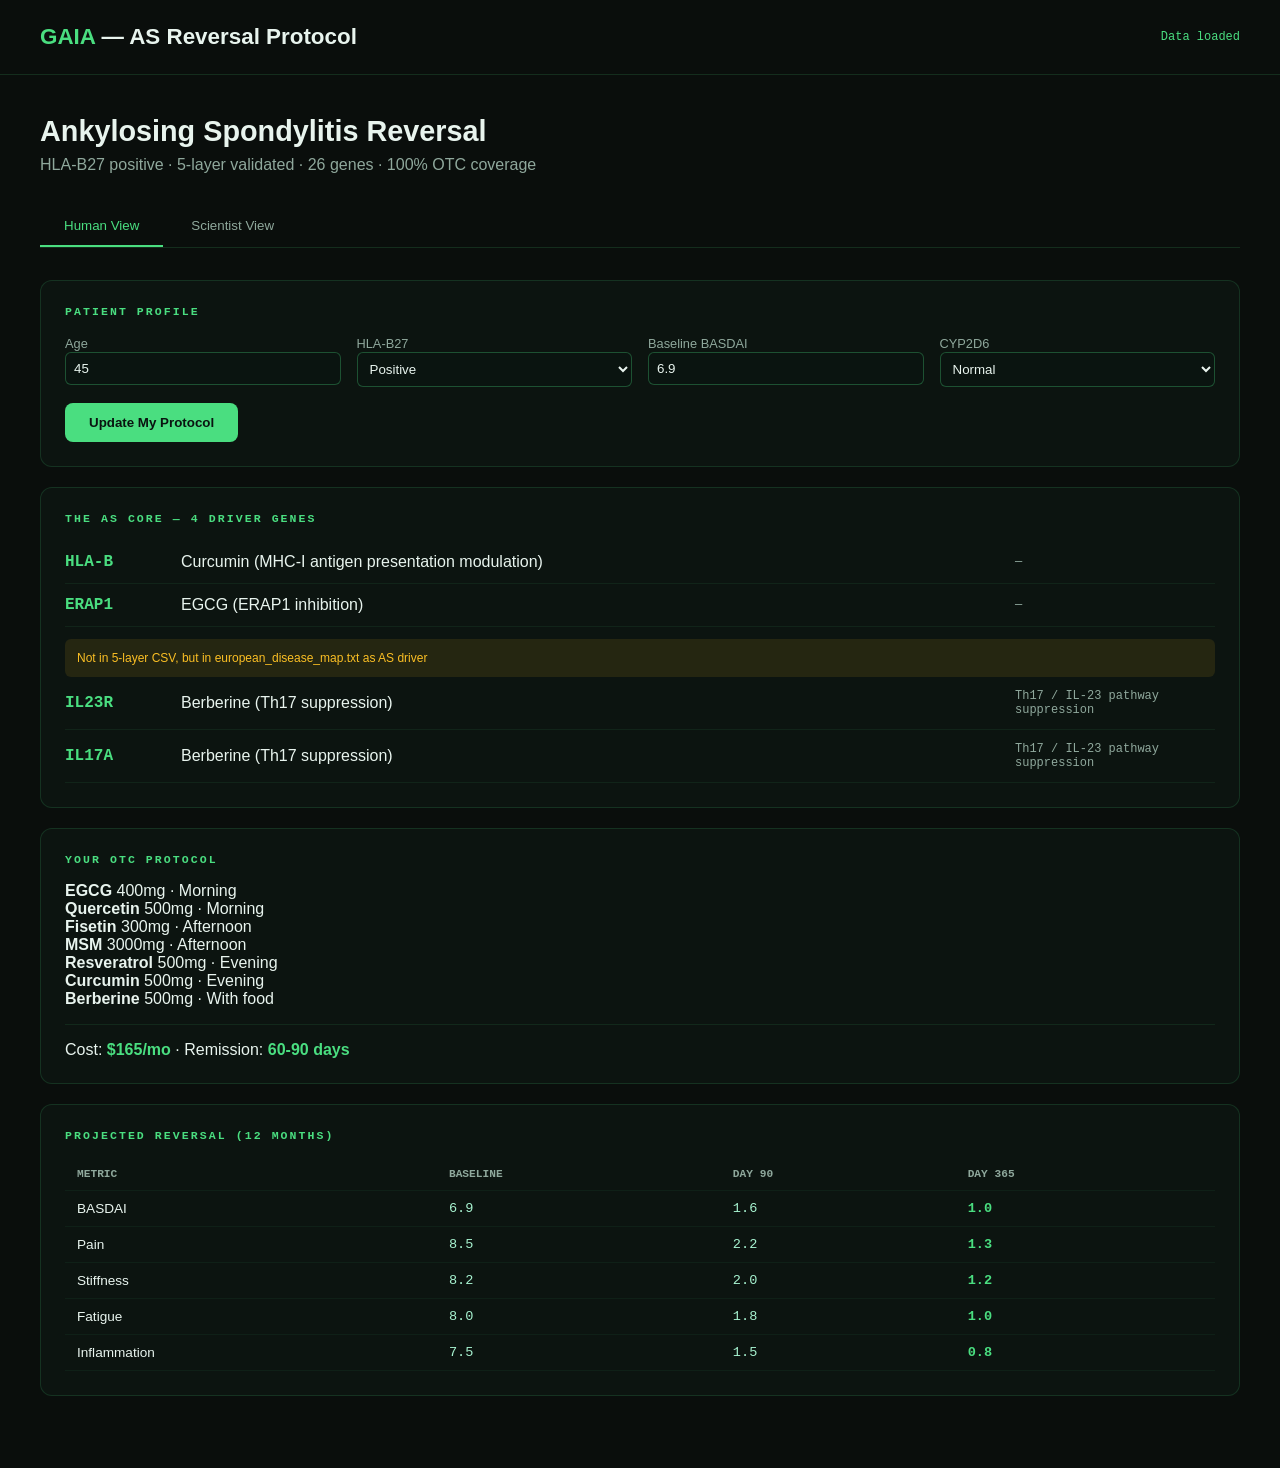
<file: app.html>
<!DOCTYPE html>
<html lang="en">
<head>
<meta charset="UTF-8">
<meta name="viewport" content="width=device-width, initial-scale=1.0">
<title>GAIA — AS Reversal Protocol</title>
<style>
  * { box-sizing: border-box; margin: 0; padding: 0; }
  body { font-family: -apple-system, BlinkMacSystemFont, 'Segoe UI', sans-serif; background: #0a0e0c; color: #e8f4ee; min-height: 100vh; }
  header { padding: 24px 40px; border-bottom: 1px solid rgba(74,222,128,0.15); display: flex; justify-content: space-between; align-items: center; }
  header h1 { font-size: 1.4rem; }
  header h1 span { color: #4ade80; }
  .status { font-family: ui-monospace, monospace; font-size: 0.75rem; color: #4ade80; }
  .container { max-width: 1400px; margin: 0 auto; padding: 40px; }
  h2 { font-size: 1.8rem; margin-bottom: 8px; }
  .subtitle { color: #8fa89c; margin-bottom: 32px; }
  .tabs { display: flex; gap: 4px; border-bottom: 1px solid rgba(74,222,128,0.15); margin-bottom: 32px; }
  .tab { padding: 12px 24px; background: none; border: none; color: #8fa89c; cursor: pointer; border-bottom: 2px solid transparent; font-family: inherit; }
  .tab.active { color: #4ade80; border-bottom-color: #4ade80; }
  .panel { display: none; }
  .panel.active { display: block; }
  .card { background: rgba(14,26,20,0.6); border: 1px solid rgba(74,222,128,0.15); border-radius: 12px; padding: 24px; margin-bottom: 20px; }
  .card h3 { font-family: ui-monospace, monospace; font-size: 0.72rem; text-transform: uppercase; letter-spacing: 0.18em; color: #4ade80; margin-bottom: 16px; }
  .driver { display: grid; grid-template-columns: 100px 1fr 200px; gap: 16px; align-items: center; padding: 12px 0; border-bottom: 1px solid rgba(74,222,128,0.08); }
  .driver .gene { font-family: ui-monospace, monospace; color: #4ade80; font-weight: 600; }
  .driver .bio { font-family: ui-monospace, monospace; font-size: 0.75rem; color: #8fa89c; }
  table { width: 100%; border-collapse: collapse; }
  th, td { padding: 10px 12px; text-align: left; border-bottom: 1px solid rgba(74,222,128,0.06); font-size: 0.85rem; }
  th { font-family: ui-monospace, monospace; font-size: 0.7rem; text-transform: uppercase; color: #8fa89c; }
  td.mono { font-family: ui-monospace, monospace; color: #a7f3d0; }
  td.high { color: #4ade80; font-weight: 600; }
  .error { color: #f87171; padding: 20px; background: rgba(248,113,113,0.1); border-radius: 8px; }
  .warning { color: #fbbf24; padding: 12px; background: rgba(251,191,36,0.1); border-radius: 6px; margin-top: 12px; }
</style>
</head>
<body>
<header>
  <h1><span>GAIA</span> — AS Reversal Protocol</h1>
  <div class="status" id="status">Loading...</div>
</header>
<div class="container">
  <h2>Ankylosing Spondylitis Reversal</h2>
  <p class="subtitle" id="subtitle">HLA-B27 positive · 5-layer validated · 26 genes · 100% OTC coverage</p>
  <div class="tabs">
    <button class="tab active" data-tab="human">Human View</button>
    <button class="tab" data-tab="scientist">Scientist View</button>
  </div>
  <div class="panel active" id="human">
    <div class="card" id="patientFormCard">
      <h3>Patient Profile</h3>
      <div style="display:grid; grid-template-columns: repeat(auto-fit, minmax(200px, 1fr)); gap:16px;">
        <div><label style="font-size:0.8rem; color:#8fa89c;">Age</label><input id="pAge" type="number" value="45" style="width:100%; padding:8px; background:#0a1410; border:1px solid rgba(74,222,128,0.3); border-radius:6px; color:#e8f4ee;"></div>
        <div><label style="font-size:0.8rem; color:#8fa89c;">HLA-B27</label><select id="pHLA" style="width:100%; padding:8px; background:#0a1410; border:1px solid rgba(74,222,128,0.3); border-radius:6px; color:#e8f4ee;"><option>Positive</option><option>Negative</option><option>Unknown</option></select></div>
        <div><label style="font-size:0.8rem; color:#8fa89c;">Baseline BASDAI</label><input id="pBASDAI" type="number" value="6.9" step="0.1" style="width:100%; padding:8px; background:#0a1410; border:1px solid rgba(74,222,128,0.3); border-radius:6px; color:#e8f4ee;"></div>
        <div><label style="font-size:0.8rem; color:#8fa89c;">CYP2D6</label><select id="pCYP" style="width:100%; padding:8px; background:#0a1410; border:1px solid rgba(74,222,128,0.3); border-radius:6px; color:#e8f4ee;"><option value="normal">Normal</option><option value="poor">Poor</option><option value="rapid">Rapid</option></select></div>
      </div>
      <button id="updateBtn" style="margin-top:16px; padding:12px 24px; background:#4ade80; color:#0a1410; border:none; border-radius:8px; font-weight:600; cursor:pointer;">Update My Protocol</button>
    </div>
    <div class="card">
      <h3>The AS Core — 4 Driver Genes</h3>
      <div id="drivers"><div class="error">Loading drivers...</div></div>
    </div>
    <div class="card">
      <h3>Your OTC Protocol</h3>
      <div><strong>EGCG</strong> 400mg · Morning<br><strong>Quercetin</strong> 500mg · Morning<br><strong>Fisetin</strong> 300mg · Afternoon<br><strong>MSM</strong> 3000mg · Afternoon<br><strong>Resveratrol</strong> 500mg · Evening<br><strong>Curcumin</strong> 500mg · Evening<br><strong>Berberine</strong> 500mg · With food</div>
      <div style="margin-top:16px;padding-top:16px;border-top:1px solid rgba(74,222,128,0.1);">Cost: <strong style="color:#4ade80;">$165/mo</strong> · Remission: <strong style="color:#4ade80;">60-90 days</strong></div>
    </div>
    <div class="card">
      <h3>Projected Reversal (12 Months)</h3>
      <table><tr><th>Metric</th><th>Baseline</th><th>Day 90</th><th>Day 365</th></tr>
        <tr><td>BASDAI</td><td class="mono">6.9</td><td class="mono">1.6</td><td class="mono high">1.0</td></tr>
        <tr><td>Pain</td><td class="mono">8.5</td><td class="mono">2.2</td><td class="mono high">1.3</td></tr>
        <tr><td>Stiffness</td><td class="mono">8.2</td><td class="mono">2.0</td><td class="mono high">1.2</td></tr>
        <tr><td>Fatigue</td><td class="mono">8.0</td><td class="mono">1.8</td><td class="mono high">1.0</td></tr>
        <tr><td>Inflammation</td><td class="mono">7.5</td><td class="mono">1.5</td><td class="mono high">0.8</td></tr>
      </table>
    </div>
  </div>
  <div class="panel" id="scientist">
    <div class="card">
      <h3>5-Layer Validated Genes <span style="font-weight:400; color:#566b60; font-size:0.7rem; text-transform:none;">— click any row for pathway details</span></h3>
      <div id="genesContainer"><div class="error">Loading genes...</div></div>
    </div>
    <div class="card">
      <h3>Top ZINC Docking Hits</h3>
      <div id="zincContainer"><div class="error">Loading ZINC hits...</div></div>
    </div>
  </div>
</div>
<div id="explainModal" style="display:none; position:fixed; inset:0; z-index:999; background:rgba(0,0,0,0.8);">
  <div style="position:absolute; top:50%; left:50%; transform:translate(-50%,-50%); background:#0a1410; border:1px solid rgba(74,222,128,0.3); border-radius:12px; padding:32px; max-width:700px; width:90%; max-height:80vh; overflow-y:auto;">
    <div style="display:flex; justify-content:space-between; margin-bottom:20px;"><h3 id="modalTitle" style="color:#4ade80;"></h3><button id="modalClose" style="background:none; border:none; color:#8fa89c; font-size:1.5rem; cursor:pointer;">×</button></div>
    <div id="modalBody"></div>
  </div>
</div>
<script>
var networkCache = null;

function showError(id, msg) {
  var el = document.getElementById(id);
  if (el) el.innerHTML = '<div class="error">Error: ' + msg + '</div>';
}

async function fetchCSV(path) {
  var res = await fetch(path);
  if (!res.ok) throw new Error('HTTP ' + res.status + ' for ' + path);
  var text = await res.text();
  if (!text || text.trim().length === 0) throw new Error('Empty file: ' + path);
  var lines = text.trim().split(/\r?\n/);
  var header = lines[0].split(',').map(function(h) { return h.trim(); });
  return lines.slice(1).map(function(line) {
    var values = line.split(',');
    var obj = {};
    header.forEach(function(h, i) { obj[h] = (values[i] || '').trim(); });
    return obj;
  });
}

async function loadHuman() {
  try {
    var protocol = await fetchCSV('GAIA_ULTIMATE_PROTOCOL.csv');
    var asDrivers = ['HLA-B', 'ERAP1', 'IL23R', 'IL17A'];
    var found = {};
    protocol.forEach(function(p) { if (asDrivers.indexOf(p.Gene) !== -1) found[p.Gene] = p; });
    
    var html = '';
    asDrivers.forEach(function(g) {
      var d = found[g];
      var otc = d ? (d.OTC_Compound || '—') : '—';
      var bio = d ? (d.Biologic_Drugs && d.Biologic_Drugs !== 'None' ? d.Biologic_Drugs : '—') : '—';
      var warning = '';
      if (g === 'ERAP1' && !d) {
        otc = 'EGCG (ERAP1 inhibition)';
        warning = '<div class="warning" style="grid-column: 1 / -1; font-size:0.75rem;">Not in 5-layer CSV, but in european_disease_map.txt as AS driver</div>';
      }
      html += '<div class="driver"><div class="gene">' + g + '</div><div>' + otc + '</div><div class="bio">' + bio + '</div></div>';
      if (warning) html += warning;
    });
    document.getElementById('drivers').innerHTML = html;
    document.getElementById('status').textContent = 'Data loaded';
    document.getElementById('status').style.color = '#4ade80';
  } catch (e) {
    showError('drivers', e.message);
    document.getElementById('status').textContent = 'Error';
    document.getElementById('status').style.color = '#f87171';
  }
}

async function loadScientist() {
  try {
    var genes = await fetchCSV('cross_validate_5layer_FINAL.csv');
    var fiveLayer = genes.filter(function(g) { return g.Confidence === 'Very High'; });
    
    var html = '<table><thead><tr><th>Gene</th><th>Layers</th><th>AS</th><th>OTC</th><th>Biologic</th></tr></thead><tbody>';
    fiveLayer.forEach(function(g) {
      var as = ['HLA-B','ERAP1','IL23R','IL17A'].indexOf(g.Gene) !== -1;
      var otc = g.Gene === 'HLA-B' ? 'Curcumin' : g.Gene === 'IL23R' ? 'Berberine+Resveratrol' : g.Gene === 'IL17A' ? 'Berberine+Quercetin' : g.Gene === 'ERAP1' ? 'EGCG' : '—';
      var bio = g.Gene === 'HLA-B' ? 'None' : g.Gene === 'IL23R' ? 'Ustekinumab' : g.Gene === 'IL17A' ? 'Secukinumab' : '—';
      html += '<tr style="cursor:pointer;" onclick="explainGene(\'' + g.Gene + '\')"><td class="mono">' + g.Gene + '</td><td class="high">5</td><td>' + (as ? 'Yes' : 'No') + '</td><td>' + otc + '</td><td class="mono">' + bio + '</td></tr>';
    });
    html += '</tbody></table>';
    document.getElementById('genesContainer').innerHTML = html;
    
    var zinc = await fetchCSV('all_compounds_scores.csv');
    var zh = '<table><thead><tr><th>Rank</th><th>ZINC ID</th><th>Score</th><th>Status</th></tr></thead><tbody>';
    zinc.slice(0, 5).forEach(function(z, i) {
      var name = z.Name ? z.Name.split('/').pop().split('.')[0] : '—';
      zh += '<tr><td class="mono">' + (i+1) + '</td><td class="mono">' + name + '</td><td class="mono">' + (z.Score || '—') + '</td><td class="high">Novel</td></tr>';
    });
    zh += '</tbody></table>';
    document.getElementById('zincContainer').innerHTML = zh;
  } catch (e) {
    showError('genesContainer', e.message);
  }
}

async function explainGene(gene) {
  document.getElementById('explainModal').style.display = 'block';
  document.getElementById('modalTitle').textContent = gene;
  document.getElementById('modalBody').innerHTML = 'Loading...';
  try {
    if (!networkCache) networkCache = await fetchCSV('gaia_unified_network.csv');
    var edges = networkCache.filter(function(e) { return e.Source_ID === gene; });
    if (edges.length === 0) { document.getElementById('modalBody').innerHTML = 'No connections.'; return; }
    var byType = {};
    edges.forEach(function(e) {
      if (!byType[e.Target_Type]) byType[e.Target_Type] = [];
      byType[e.Target_Type].push(e.Target_ID);
    });
    var h = '<div style="margin-bottom:12px;"><strong style="color:#4ade80;">' + edges.length + ' connections</strong></div>';
    Object.keys(byType).forEach(function(t) {
      h += '<div style="margin-bottom:12px;"><div style="font-family:ui-monospace, monospace; font-size:0.7rem; text-transform:uppercase; color:#8fa89c; margin-bottom:4px;">' + t + ' (' + byType[t].length + ')</div><div style="padding-left:12px; font-size:0.85rem;">' + byType[t].map(function(i){return '· ' + i;}).join('<br>') + '</div></div>';
    });
    document.getElementById('modalBody').innerHTML = h;
  } catch (e) {
    document.getElementById('modalBody').innerHTML = '<div class="error">' + e.message + '</div>';
  }
}

document.getElementById('modalClose').onclick = function() { document.getElementById('explainModal').style.display = 'none'; };
document.getElementById('explainModal').onclick = function(e) { if (e.target.id === 'explainModal') this.style.display = 'none'; };

document.getElementById('updateBtn').onclick = function() {
  var age = document.getElementById('pAge').value;
  var hla = document.getElementById('pHLA').value;
  var basdai = parseFloat(document.getElementById('pBASDAI').value);
  var cyp = document.getElementById('pCYP').value;
  document.getElementById('subtitle').innerHTML = 'HLA-B27 ' + hla + ' · Age ' + age + ' · Baseline BASDAI ' + basdai.toFixed(1) + ' · ' + cyp + ' CYP2D6';
  var factor = cyp === 'poor' ? 1.15 : cyp === 'rapid' ? 0.85 : 1.0;
  var d90 = Math.max(0.5, basdai * 0.23 / factor).toFixed(1);
  var d365 = Math.max(0.3, basdai * 0.14 / factor).toFixed(1);
  var cells = document.querySelectorAll('.card table tr:nth-child(2) .mono');
  if (cells.length >= 3) { cells[0].textContent = basdai.toFixed(1); cells[1].textContent = d90; cells[2].textContent = d365; }
  var existing = document.getElementById('cypWarning');
  if (existing) existing.remove();
  if (cyp === 'poor') {
    var w = document.createElement('div');
    w.id = 'cypWarning'; w.className = 'warning';
    w.innerHTML = '<strong>⚠️ CYP2D6 Poor Metabolizer:</strong> Quercetin may accumulate. Discuss with your clinician.';
    document.getElementById('drivers').parentElement.appendChild(w);
  }
};

document.querySelectorAll('.tab').forEach(function(tab) {
  tab.onclick = function() {
    document.querySelectorAll('.tab').forEach(function(t) { t.classList.remove('active'); });
    document.querySelectorAll('.panel').forEach(function(p) { p.classList.remove('active'); });
    tab.classList.add('active');
    document.getElementById(tab.dataset.tab).classList.add('active');
    if (tab.dataset.tab === 'scientist') loadScientist();
  };
});

loadHuman();
</script>
</body>
</html>
</file>
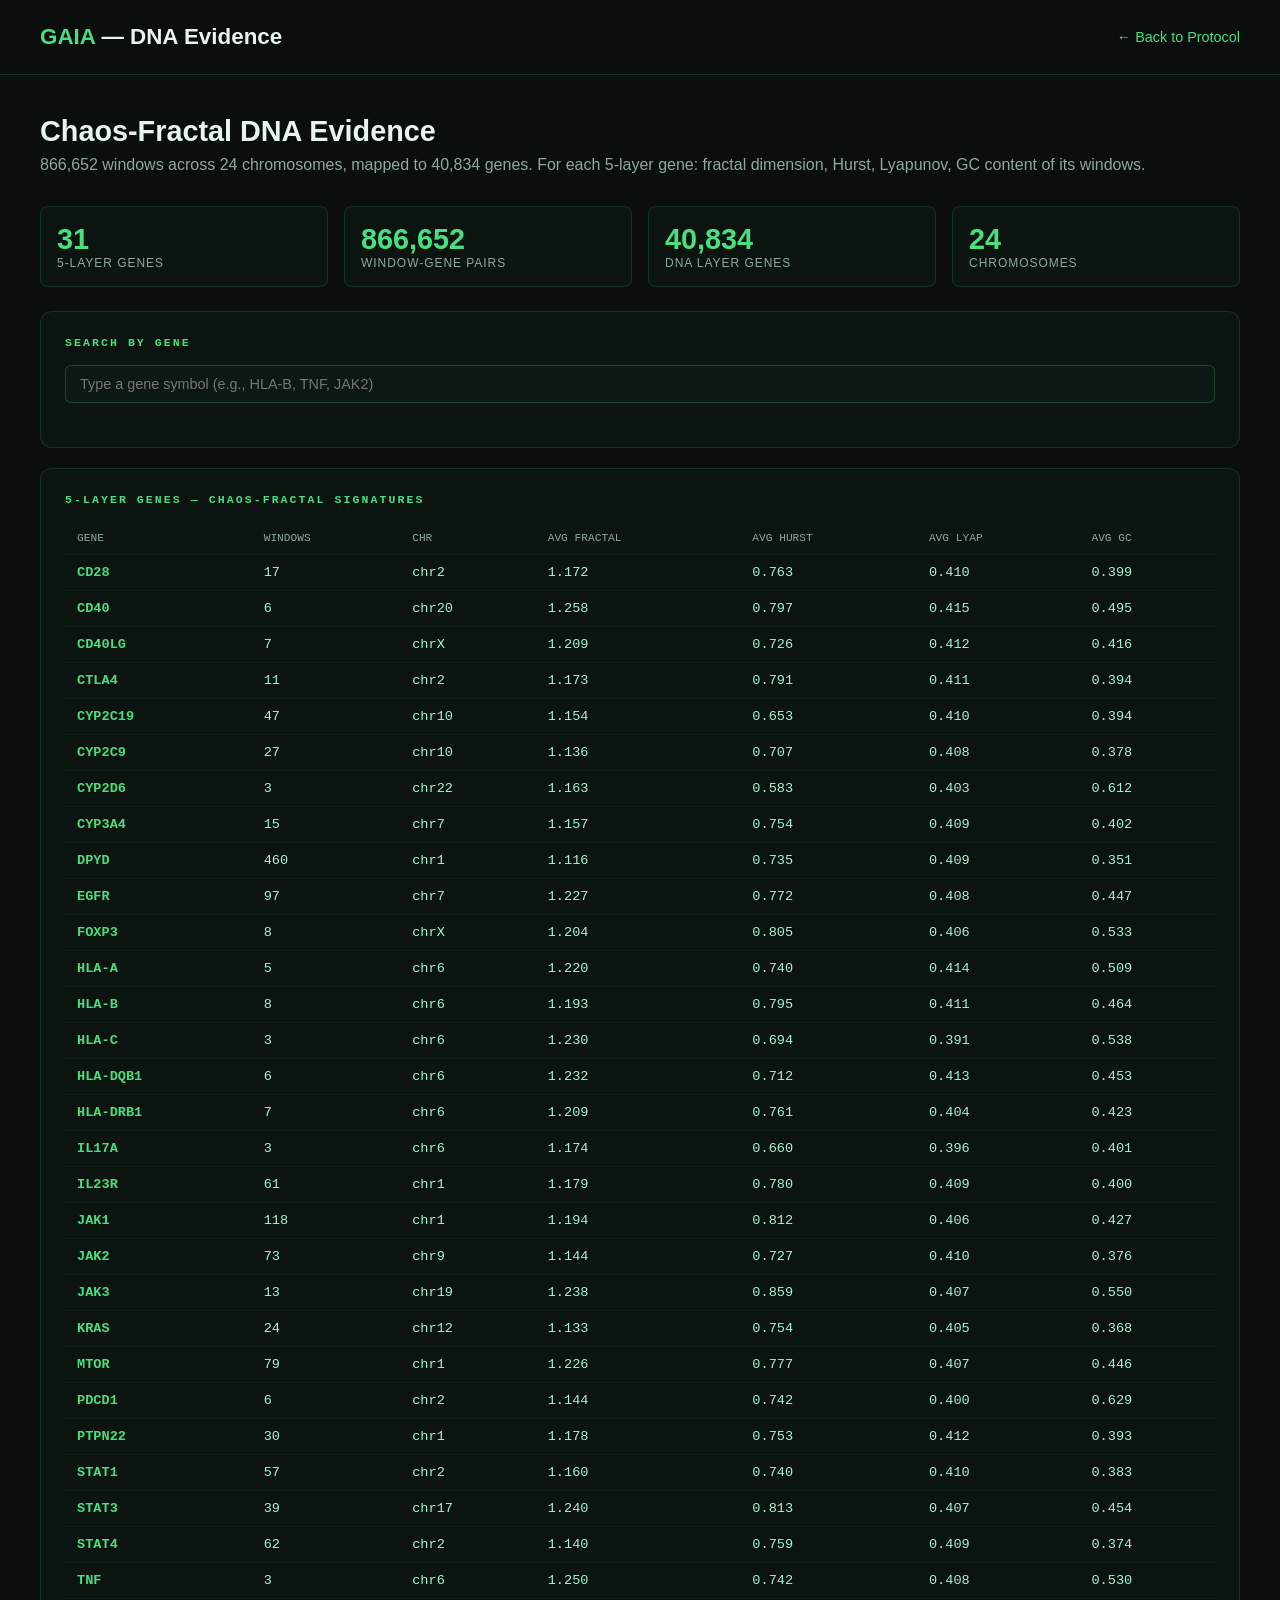
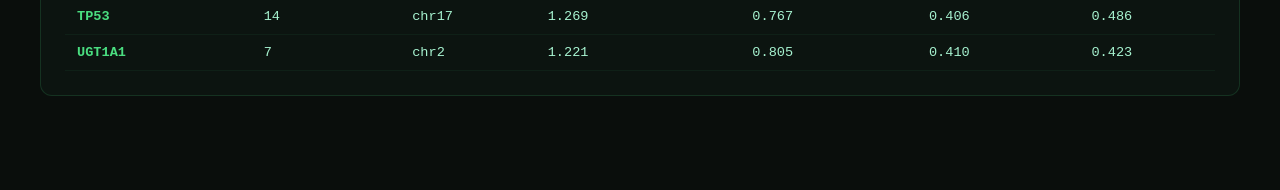
<file: dna.html>
<!DOCTYPE html>
<html lang="en">
<head>
<meta charset="UTF-8">
<meta name="viewport" content="width=device-width, initial-scale=1.0">
<title>GAIA — DNA Evidence</title>
<style>
  * { box-sizing: border-box; margin: 0; padding: 0; }
  body { font-family: -apple-system, BlinkMacSystemFont, 'Segoe UI', sans-serif; background: #0a0e0c; color: #e8f4ee; min-height: 100vh; }
  header { padding: 24px 40px; border-bottom: 1px solid rgba(74,222,128,0.15); display: flex; justify-content: space-between; align-items: center; }
  header h1 { font-size: 1.4rem; }
  header h1 span { color: #4ade80; }
  header a { color: #4ade80; text-decoration: none; font-size: 0.9rem; }
  header a:hover { text-decoration: underline; }
  .container { max-width: 1400px; margin: 0 auto; padding: 40px; }
  h2 { font-size: 1.8rem; margin-bottom: 8px; }
  .subtitle { color: #8fa89c; margin-bottom: 32px; }
  .card { background: rgba(14,26,20,0.6); border: 1px solid rgba(74,222,128,0.15); border-radius: 12px; padding: 24px; margin-bottom: 20px; }
  .card h3 { font-family: ui-monospace, monospace; font-size: 0.72rem; text-transform: uppercase; letter-spacing: 0.18em; color: #4ade80; margin-bottom: 16px; }
  .stats { display: grid; grid-template-columns: repeat(auto-fit, minmax(200px, 1fr)); gap: 16px; margin-bottom: 24px; }
  .stat { background: rgba(14,26,20,0.6); border: 1px solid rgba(74,222,128,0.15); border-radius: 8px; padding: 16px; }
  .stat .num { font-size: 1.8rem; font-weight: 700; color: #4ade80; }
  .stat .label { font-size: 0.75rem; color: #8fa89c; text-transform: uppercase; letter-spacing: 0.08em; }
  table { width: 100%; border-collapse: collapse; }
  th, td { padding: 10px 12px; text-align: left; border-bottom: 1px solid rgba(74,222,128,0.06); font-size: 0.85rem; }
  th { font-family: ui-monospace, monospace; font-size: 0.7rem; text-transform: uppercase; color: #8fa89c; font-weight: 500; }
  td.mono { font-family: ui-monospace, monospace; color: #a7f3d0; }
  td.high { color: #4ade80; font-weight: 600; }
  input { width: 100%; padding: 10px 14px; background: rgba(14,26,20,0.8); border: 1px solid rgba(74,222,128,0.25); border-radius: 6px; color: #e8f4ee; font-size: 0.9rem; margin-bottom: 20px; }
  .loading { text-align: center; padding: 60px; color: #8fa89c; }
  .error { color: #f87171; }
</style>
</head>
<body>
<header>
  <h1><span>GAIA</span> — DNA Evidence</h1>
  <a href="app.html">← Back to Protocol</a>
</header>
<div class="container">
  <h2>Chaos-Fractal DNA Evidence</h2>
  <p class="subtitle">866,652 windows across 24 chromosomes, mapped to 40,834 genes. For each 5-layer gene: fractal dimension, Hurst, Lyapunov, GC content of its windows.</p>

  <div class="stats" id="stats"></div>

  <div class="card">
    <h3>Search by gene</h3>
    <input type="text" id="searchInput" placeholder="Type a gene symbol (e.g., HLA-B, TNF, JAK2)">
    <div id="searchResults"></div>
  </div>

  <div class="card">
    <h3>5-Layer Genes — Chaos-Fractal Signatures</h3>
    <div id="geneTable"><div class="loading">Loading DNA evidence (66 MB, may take a moment)...</div></div>
  </div>
</div>

<script>
var fiveLayerGenes = [];
var dnaByGene = {};

async function loadData() {
  try {
    // 1. Load 5-layer genes
    var fiveLayerRes = await fetch('cross_validate_5layer_FINAL.csv');
    var fiveLayerText = await fiveLayerRes.text();
    var lines = fiveLayerText.trim().split(/\r?\n/);
    for (var i = 1; i < lines.length; i++) {
      var cols = lines[i].split(',');
      if (cols[7] === 'Very High') fiveLayerGenes.push(cols[0]);
    }
    document.getElementById('stats').innerHTML =
      '<div class="stat"><div class="num">' + fiveLayerGenes.length + '</div><div class="label">5-Layer Genes</div></div>' +
      '<div class="stat"><div class="num">866,652</div><div class="label">Window-Gene Pairs</div></div>' +
      '<div class="stat"><div class="num">40,834</div><div class="label">DNA Layer Genes</div></div>' +
      '<div class="stat"><div class="num">24</div><div class="label">Chromosomes</div></div>';

    // 2. Load DNA features (filter to 5-layer genes)
    var dnaRes = await fetch('cross_mapping_genes_with_features.csv');
    var dnaText = await dnaRes.text();
    var dnaLines = dnaText.trim().split(/\r?\n/);
    var set = new Set(fiveLayerGenes);
    // Format: window_chr,window_start,window_end,region_type,gene,overlap_bp,fractal_dim,hurst,lyapunov,gc_content
    for (var j = 1; j < dnaLines.length; j++) {
      var cols = dnaLines[j].split(',');
      if (cols.length < 10) continue;
      var gene = cols[4];
      if (!set.has(gene)) continue;
      if (!dnaByGene[gene]) dnaByGene[gene] = [];
      dnaByGene[gene].push({
        chr: cols[0],
        start: cols[1],
        end: cols[2],
        region: cols[3],
        overlap: cols[5],
        fd: parseFloat(cols[6]),
        hurst: parseFloat(cols[7]),
        lyap: parseFloat(cols[8]),
        gc: parseFloat(cols[9])
      });
    }

    // 3. Render the gene table with averages
    var html = '<table><thead><tr><th>Gene</th><th>Windows</th><th>Chr</th><th>Avg Fractal</th><th>Avg Hurst</th><th>Avg Lyap</th><th>Avg GC</th></tr></thead><tbody>';
    var geneList = Object.keys(dnaByGene).sort();
    for (var gi = 0; gi < geneList.length; gi++) {
      var g = geneList[gi];
      var windows = dnaByGene[g];
      var chroms = new Set();
      var sumFD = 0, sumH = 0, sumLyap = 0, sumGC = 0, n = 0;
      for (var k = 0; k < windows.length; k++) {
        var w = windows[k];
        chroms.add(w.chr);
        if (!isNaN(w.fd)) { sumFD += w.fd; sumH += w.hurst; sumLyap += w.lyap; sumGC += w.gc; n++; }
      }
      var avgFD = n > 0 ? (sumFD/n).toFixed(3) : '—';
      var avgH = n > 0 ? (sumH/n).toFixed(3) : '—';
      var avgLyap = n > 0 ? (sumLyap/n).toFixed(3) : '—';
      var avgGC = n > 0 ? (sumGC/n).toFixed(3) : '—';
      html += '<tr style="cursor:pointer;" onclick="showGene(\'' + g + '\')">' +
        '<td class="mono high">' + g + '</td>' +
        '<td class="mono">' + windows.length + '</td>' +
        '<td class="mono">' + Array.from(chroms).join(', ') + '</td>' +
        '<td class="mono">' + avgFD + '</td>' +
        '<td class="mono">' + avgH + '</td>' +
        '<td class="mono">' + avgLyap + '</td>' +
        '<td class="mono">' + avgGC + '</td>' +
        '</tr>';
    }
    html += '</tbody></table>';
    document.getElementById('geneTable').innerHTML = html;
  } catch (e) {
    document.getElementById('geneTable').innerHTML = '<div class="error">Error: ' + e.message + '</div>';
  }
}

function showGene(gene) {
  var windows = dnaByGene[gene];
  if (!windows) return;
  var html = '<h4 style="color:#4ade80; margin-bottom:12px;">' + gene + ' — ' + windows.length + ' windows (showing 30)</h4>';
  html += '<table><thead><tr><th>Chr</th><th>Start</th><th>End</th><th>Region</th><th>Fractal</th><th>Hurst</th><th>Lyap</th><th>GC</th></tr></thead><tbody>';
  for (var i = 0; i < Math.min(30, windows.length); i++) {
    var w = windows[i];
    html += '<tr><td class="mono">' + w.chr + '</td>' +
      '<td class="mono">' + w.start + '</td>' +
      '<td class="mono">' + w.end + '</td>' +
      '<td>' + w.region + '</td>' +
      '<td class="mono">' + (isNaN(w.fd) ? '—' : w.fd.toFixed(3)) + '</td>' +
      '<td class="mono">' + (isNaN(w.hurst) ? '—' : w.hurst.toFixed(3)) + '</td>' +
      '<td class="mono">' + (isNaN(w.lyap) ? '—' : w.lyap.toFixed(3)) + '</td>' +
      '<td class="mono">' + (isNaN(w.gc) ? '—' : w.gc.toFixed(3)) + '</td>' +
      '</tr>';
  }
  html += '</tbody></table>';
  document.getElementById('searchResults').innerHTML = html;
}

document.getElementById('searchInput').addEventListener('input', function(e) {
  var q = e.target.value.trim().toUpperCase();
  if (!q) { document.getElementById('searchResults').innerHTML = ''; return; }
  if (dnaByGene[q]) showGene(q);
  else document.getElementById('searchResults').innerHTML = '<p style="color:#8fa89c;">No DNA evidence found for ' + q + '</p>';
});

loadData();
</script>
</body>
</html>
</file>
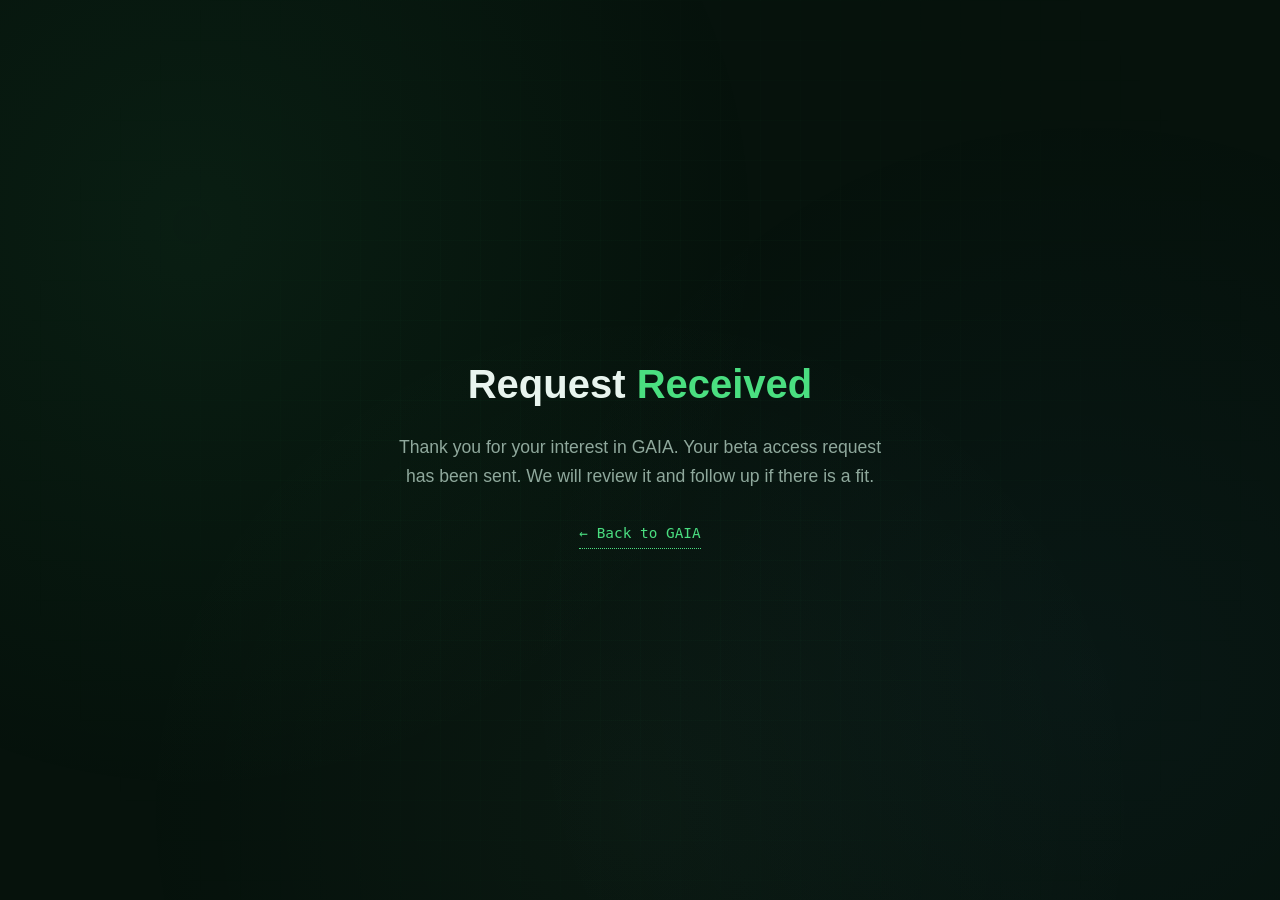
<file: thanks.html>
<!DOCTYPE html>
<html lang="en">
<head>
<meta charset="UTF-8">
<meta name="viewport" content="width=device-width, initial-scale=1.0">
<title>GAIA — Request Received</title>
<link rel="stylesheet" href="assets/style.css?v=155">
<style>
body {
    background: #06120c;
    color: #e8f4ee;
    font-family: -apple-system, BlinkMacSystemFont, 'Segoe UI', Helvetica, Arial, sans-serif;
    display: flex;
    flex-direction: column;
    align-items: center;
    justify-content: center;
    height: 100vh;
    margin: 0;
    text-align: center;
}
h1 { font-size: 2.5rem; margin-bottom: 16px; }
p { color: #8fa89c; font-size: 1.1rem; max-width: 500px; line-height: 1.6; margin-bottom: 32px; }
a {
    color: #4ade80;
    text-decoration: none;
    font-family: ui-monospace, monospace;
    font-size: 0.9rem;
    border-bottom: 1px dotted #4ade80;
    padding-bottom: 2px;
}
</style>
</head>
<body>
    <h1>Request <span style="color: #4ade80;">Received</span></h1>
    <p>Thank you for your interest in GAIA. Your beta access request has been sent. We will review it and follow up if there is a fit.</p>
    <a href="index.html">← Back to GAIA</a>
</body>
</html>
</file>
<file: assets/style.css>
:root {
    --bg: #030806;
    --bg-elev: #08120e;
    --bg-elev2: #0d1a14;
    --bg-hero: #040a07;
    --border: #12261c;
    --border-bright: #1c3628;
    --fg: #e8f4ee;
    --fg-dim: #8fa89c;
    --fg-dimmer: #566b60;
    --accent: #4ade80;
    --accent2: #34d399;
    --accent3: #60a5fa;
    --accent4: #22c55e;
    --amber: #fbbf24;
    --glow: 0 0 100px rgba(74, 222, 128, 0.25);
}

* { box-sizing: border-box; margin: 0; padding: 0; }
html { scroll-behavior: smooth; }

body {
    background: var(--bg);
    color: var(--fg);
    font-family: -apple-system, BlinkMacSystemFont, 'Segoe UI', Helvetica, Arial, sans-serif;
    line-height: 1.65;
    font-size: 16px;
    -webkit-font-smoothing: antialiased;
    overflow-x: hidden;
}

/* ============================================================
   ANIMATED NATURE BACKGROUND — vines, cells, drift
   ============================================================ */
body::before {
    content: '';
    position: fixed;
    inset: 0;
    pointer-events: none;
    z-index: 0;
    background-image:
        radial-gradient(circle at 15% 25%, rgba(74, 222, 128, 0.06) 0%, transparent 45%),
        radial-gradient(circle at 85% 75%, rgba(96, 165, 250, 0.04) 0%, transparent 45%),
        radial-gradient(circle at 50% 90%, rgba(167, 243, 208, 0.03) 0%, transparent 50%);
    animation: bgBreath 20s ease-in-out infinite alternate;
}

@keyframes bgBreath {
    0%   { transform: scale(1); opacity: 0.8; }
    100% { transform: scale(1.15); opacity: 1; }
}

body::after {
    content: '';
    position: fixed;
    inset: 0;
    pointer-events: none;
    z-index: 0;
    background-image:
        linear-gradient(rgba(74, 222, 128, 0.02) 1px, transparent 1px),
        linear-gradient(90deg, rgba(74, 222, 128, 0.02) 1px, transparent 1px);
    background-size: 40px 40px;
    mask-image: radial-gradient(circle at center, black 30%, transparent 85%);
    -webkit-mask-image: radial-gradient(circle at center, black 30%, transparent 85%);
    animation: gridDrift 60s linear infinite;
}

@keyframes gridDrift {
    0%   { background-position: 0 0, 0 0; }
    100% { background-position: 40px 40px, 40px 40px; }
}

body > * { position: relative; z-index: 1; }

.container { max-width: 1150px; margin: 0 auto; padding: 0 24px; }
.container-narrow { max-width: 800px; margin: 0 auto; padding: 0 24px; }

/* ============================================================
   HERO — organic
   ============================================================ */
.hero {
    position: relative;
    padding: 140px 0 120px;
    text-align: center;
    overflow: hidden;
    min-height: 100vh;
    display: flex;
    align-items: center;
    background: radial-gradient(ellipse at 50% 30%, rgba(74, 222, 128, 0.08) 0%, transparent 60%),
                radial-gradient(ellipse at 50% 100%, rgba(96, 165, 250, 0.06) 0%, transparent 60%),
                var(--bg-hero);
}

.hero-bg {
    position: absolute;
    inset: 0;
    width: 100%;
    height: 100%;
    opacity: 0.45;
    pointer-events: none;
}

.vine-sway {
    transform-origin: bottom center;
    animation: vineSway 8s ease-in-out infinite alternate;
}
.vine-sway:nth-child(2n) { animation-delay: -2s; }
.vine-sway:nth-child(3n) { animation-delay: -4s; }

@keyframes vineSway {
    0%   { transform: rotate(-2deg); }
    100% { transform: rotate(2deg); }
}

.helix-flow {
    animation: helixFlow 15s linear infinite;
}
@keyframes helixFlow {
    0%   { transform: translateX(0); }
    100% { transform: translateX(-500px); }
}

.particle {
    animation: particleDrift 8s ease-in-out infinite;
    transform-origin: center;
}
.particle:nth-child(2n) { animation-delay: -2s; }
.particle:nth-child(3n) { animation-delay: -4s; }
.particle:nth-child(5n) { animation-delay: -6s; }

@keyframes particleDrift {
    0%, 100% { opacity: 0.3; transform: translate(0, 0) scale(1); }
    33%      { opacity: 0.7; transform: translate(20px, -15px) scale(1.3); }
    66%      { opacity: 0.5; transform: translate(-15px, 10px) scale(0.9); }
}

.cell-pulse {
    animation: cellPulse 6s ease-in-out infinite;
    transform-origin: center;
}
@keyframes cellPulse {
    0%, 100% { opacity: 0.15; transform: scale(1); }
    50%      { opacity: 0.35; transform: scale(1.15); }
}

.hero-content { position: relative; z-index: 2; width: 100%; }

.hero-logo {
    display: inline-block;
    margin-bottom: 32px;
    animation: logoBreathe 8s ease-in-out infinite;
}
@keyframes logoBreathe {
    0%, 100% { transform: scale(1); filter: drop-shadow(0 0 20px rgba(74, 222, 128, 0.4)); }
    50%      { transform: scale(1.08); filter: drop-shadow(0 0 40px rgba(74, 222, 128, 0.7)); }
}

.hero-logo .ring {
    stroke-dasharray: 226;
    stroke-dashoffset: 226;
    animation: drawRing 2.5s ease-out forwards;
}
@keyframes drawRing { to { stroke-dashoffset: 0; } }

.hero h1 {
    font-size: 7rem;
    font-weight: 800;
    letter-spacing: -0.05em;
    margin-bottom: 24px;
    background: linear-gradient(135deg, #a7f3d0 0%, #4ade80 30%, #34d399 60%, #60a5fa 100%);
    background-size: 300% 300%;
    -webkit-background-clip: text;
    -webkit-text-fill-color: transparent;
    background-clip: text;
    line-height: 1;
    animation: gradientFlow 10s ease-in-out infinite alternate;
    filter: drop-shadow(0 0 60px rgba(74, 222, 128, 0.3));
}
@keyframes gradientFlow {
    0%   { background-position: 0% 50%; }
    100% { background-position: 100% 50%; }
}

.hero .tagline {
    font-size: 1.5rem;
    color: var(--fg-dim);
    max-width: 800px;
    margin: 0 auto 48px;
    line-height: 1.55;
}
.hero .tagline strong { color: var(--fg); font-weight: 500; }

.hero-cta {
    display: flex;
    gap: 16px;
    justify-content: center;
    flex-wrap: wrap;
}

.btn {
    display: inline-flex;
    align-items: center;
    gap: 8px;
    padding: 15px 30px;
    border-radius: 10px;
    font-size: 0.95rem;
    font-weight: 500;
    text-decoration: none;
    transition: all 0.35s cubic-bezier(0.4, 0, 0.2, 1);
    border: 1px solid var(--border);
    background: var(--bg-elev);
    color: var(--fg);
    position: relative;
    overflow: hidden;
}

.btn::before {
    content: '';
    position: absolute;
    inset: 0;
    background: radial-gradient(circle at center, rgba(74, 222, 128, 0.25), transparent 70%);
    opacity: 0;
    transition: opacity 0.4s;
}
.btn:hover::before { opacity: 1; }

.btn:hover {
    border-color: var(--accent);
    transform: translateY(-3px);
    text-decoration: none;
    box-shadow: 0 20px 50px rgba(74, 222, 128, 0.3);
}

.btn-primary {
    background: linear-gradient(135deg, rgba(74, 222, 128, 0.18), rgba(52, 211, 153, 0.18));
    border-color: rgba(74, 222, 128, 0.5);
}

/* ============================================================
   STATS — organic feel
   ============================================================ */
.stats {
    display: grid;
    grid-template-columns: repeat(auto-fit, minmax(200px, 1fr));
    gap: 1px;
    background: var(--border);
    border: 1px solid var(--border);
    border-radius: 16px;
    overflow: hidden;
    box-shadow: var(--glow);
    margin-top: 72px;
    animation: statsRise 1.4s cubic-bezier(0.4, 0, 0.2, 1);
}
@keyframes statsRise {
    from { opacity: 0; transform: translateY(40px); }
    to   { opacity: 1; transform: translateY(0); }
}

.stat {
    background: var(--bg-elev);
    padding: 36px 22px;
    text-align: center;
    transition: all 0.3s;
    cursor: default;
    position: relative;
    overflow: hidden;
}
.stat::before {
    content: '';
    position: absolute;
    inset: 0;
    background: radial-gradient(circle at center, rgba(74, 222, 128, 0.08), transparent 70%);
    opacity: 0;
    transition: opacity 0.4s;
}
.stat:hover::before { opacity: 1; }
.stat:hover { background: var(--bg-elev2); }

.stat .num {
    font-size: 2.8rem;
    font-weight: 700;
    color: var(--accent);
    letter-spacing: -0.03em;
    line-height: 1;
    margin-bottom: 8px;
    font-variant-numeric: tabular-nums;
    text-shadow: 0 0 50px rgba(74, 222, 128, 0.6);
    position: relative;
}
.stat .label {
    font-size: 0.78rem;
    color: var(--fg-dim);
    text-transform: uppercase;
    letter-spacing: 0.14em;
    position: relative;
}

/* ============================================================
   SECTIONS
   ============================================================ */
section {
    padding: 130px 0;
    border-top: 1px solid var(--border);
    opacity: 0;
    transform: translateY(40px);
    transition: opacity 1.2s, transform 1.2s;
    position: relative;
}
section.visible { opacity: 1; transform: translateY(0); }

section h2 {
    font-size: 2.8rem;
    margin-bottom: 24px;
    letter-spacing: -0.03em;
    font-weight: 700;
    line-height: 1.15;
}
section h2 .accent {
    background: linear-gradient(135deg, #22c55e, #15803d);
    -webkit-background-clip: text;
    -webkit-text-fill-color: transparent;
    background-clip: text;
}
section .lead {
    font-size: 1.2rem;
    color: var(--fg-dim);
    max-width: 760px;
    margin-bottom: 56px;
    line-height: 1.65;
}

/* ============================================================
   LEAF DIVIDER
   ============================================================ */
.divider-leaf {
    display: block;
    margin: 0 auto 32px;
    opacity: 0.5;
}

/* ============================================================
   CAPABILITIES — organic cards
   ============================================================ */
.capabilities {
    display: grid;
    grid-template-columns: repeat(auto-fit, minmax(340px, 1fr));
    gap: 26px;
    margin-top: 56px;
}

.capability {
    background: linear-gradient(150deg, var(--bg-elev) 0%, var(--bg-elev2) 100%);
    border: 1px solid var(--border);
    border-radius: 20px;
    padding: 42px 38px;
    transition: all 0.5s cubic-bezier(0.4, 0, 0.2, 1);
    position: relative;
    overflow: hidden;
}

.capability::before {
    content: '';
    position: absolute;
    top: 0; left: 0;
    width: 100%; height: 3px;
    background: linear-gradient(90deg, var(--accent), var(--accent2), var(--accent3));
    transform: scaleX(0);
    transform-origin: left;
    transition: transform 0.5s;
}
.capability:hover::before { transform: scaleX(1); }

.capability:hover {
    border-color: var(--accent);
    transform: translateY(-8px);
    box-shadow: 0 30px 70px rgba(0, 0, 0, 0.5), 0 0 40px rgba(74, 222, 128, 0.1);
}

.capability .glyph {
    display: block;
    margin-bottom: 26px;
    transition: transform 0.5s cubic-bezier(0.4, 0, 0.2, 1);
}
.capability:hover .glyph { transform: scale(1.15) rotate(-6deg); }

.capability h3 {
    font-size: 1.35rem;
    margin-bottom: 14px;
    font-weight: 600;
    letter-spacing: -0.01em;
}

.capability p {
    font-size: 0.95rem;
    color: var(--fg-dim);
    line-height: 1.7;
    margin-bottom: 18px;
}

.capability .tags {
    display: flex;
    gap: 8px;
    flex-wrap: wrap;
    margin-top: 20px;
}
.capability .tag {
    display: inline-block;
    padding: 5px 13px;
    background: rgba(74, 222, 128, 0.08);
    border: 1px solid rgba(74, 222, 128, 0.25);
    border-radius: 999px;
    font-size: 0.72rem;
    color: var(--accent4);
    letter-spacing: 0.05em;
}

/* ============================================================
   LEARNING LOOP
   ============================================================ */
.learning-loop {
    margin: 56px 0;
    padding: 52px 44px;
    background: linear-gradient(135deg, rgba(74, 222, 128, 0.04), rgba(52, 211, 153, 0.04));
    border: 1px solid rgba(74, 222, 128, 0.22);
    border-radius: 22px;
    position: relative;
    overflow: hidden;
}

.learning-loop::before {
    content: '';
    position: absolute;
    top: -60%; left: -60%;
    width: 220%; height: 220%;
    background: radial-gradient(circle, rgba(74, 222, 128, 0.05), transparent 70%);
    animation: loopBreath 10s ease-in-out infinite;
    pointer-events: none;
}
@keyframes loopBreath {
    0%, 100% { transform: scale(1); opacity: 0.4; }
    50%      { transform: scale(1.35); opacity: 0.9; }
}

.learning-loop > * { position: relative; z-index: 1; }

.learning-loop h3 {
    font-size: 1.5rem;
    margin-bottom: 30px;
    color: var(--accent4);
}

.loop-steps {
    display: grid;
    grid-template-columns: repeat(auto-fit, minmax(200px, 1fr));
    gap: 22px;
    counter-reset: step;
}

.loop-step {
    position: relative;
    padding: 24px 22px 24px 64px;
    background: var(--bg-elev);
    border: 1px solid var(--border);
    border-radius: 14px;
    font-size: 0.92rem;
    line-height: 1.55;
    transition: all 0.35s;
}
.loop-step:hover {
    border-color: var(--accent);
    transform: translateY(-4px);
    box-shadow: 0 12px 30px rgba(74, 222, 128, 0.15);
}
.loop-step::before {
    counter-increment: step;
    content: counter(step);
    position: absolute;
    left: 20px;
    top: 50%;
    transform: translateY(-50%);
    width: 32px;
    height: 32px;
    border-radius: 50%;
    background: linear-gradient(135deg, var(--accent), var(--accent2));
    color: #020805;
    font-weight: 700;
    display: flex;
    align-items: center;
    justify-content: center;
    font-size: 0.85rem;
    box-shadow: 0 0 24px rgba(74, 222, 128, 0.5);
}
.loop-step strong {
    color: var(--fg);
    display: block;
    margin-bottom: 4px;
    font-size: 0.98rem;
}

/* ============================================================
   MATH CARDS
   ============================================================ */
.math-grid {
    display: grid;
    grid-template-columns: repeat(auto-fit, minmax(320px, 1fr));
    gap: 24px;
    margin-top: 56px;
}

.math-card {
    background: linear-gradient(135deg, var(--bg-elev) 0%, var(--bg-elev2) 100%);
    border: 1px solid var(--border);
    border-radius: 16px;
    padding: 34px;
    transition: all 0.4s;
    position: relative;
    overflow: hidden;
}
.math-card::after {
    content: '';
    position: absolute;
    top: 0; left: 0;
    width: 3px; height: 100%;
    background: linear-gradient(180deg, var(--accent), var(--accent2));
    transform: scaleY(0);
    transform-origin: top;
    transition: transform 0.4s;
}
.math-card:hover::after { transform: scaleY(1); }
.math-card:hover {
    border-color: var(--accent);
    transform: translateY(-4px);
}

.math-card h3 {
    font-size: 1.15rem;
    margin-bottom: 8px;
    font-weight: 600;
}
.math-card .sub {
    font-size: 0.85rem;
    color: var(--fg-dim);
    margin-bottom: 20px;
}
.math-card .formula {
    background: #010503;
    border: 1px solid var(--border);
    border-radius: 8px;
    padding: 18px 22px;
    font-family: 'SF Mono', Consolas, Monaco, monospace;
    font-size: 0.9rem;
    color: var(--accent);
    margin-bottom: 16px;
    overflow-x: auto;
    line-height: 1.8;
    text-shadow: 0 0 20px rgba(74, 222, 128, 0.4);
}
.math-card .formula .op { color: var(--fg-dim); }
.math-card .formula .var { color: var(--fg); }
.math-card .formula .fn { color: var(--accent3); }
.math-card p {
    font-size: 0.9rem;
    color: var(--fg-dim);
    line-height: 1.7;
}

/* ============================================================
   WEB SOURCES
   ============================================================ */
.sources-hero {
    display: grid;
    grid-template-columns: 1fr 1fr;
    gap: 40px;
    margin-top: 48px;
    align-items: center;
}
@media (max-width: 800px) {
    .sources-hero { grid-template-columns: 1fr; }
}

.sources-visual {
    position: relative;
    height: 420px;
    border-radius: 20px;
    background: radial-gradient(circle at 50% 50%, rgba(74, 222, 128, 0.1), transparent 70%),
                var(--bg-elev);
    border: 1px solid var(--border);
    overflow: hidden;
    display: flex;
    align-items: center;
    justify-content: center;
}
.sources-visual svg { width: 100%; height: 100%; }

.node-pulse {
    animation: nodePulse 3.5s ease-in-out infinite;
    transform-origin: center;
}
.node-pulse:nth-of-type(2n) { animation-delay: -0.5s; }
.node-pulse:nth-of-type(3n) { animation-delay: -1s; }
.node-pulse:nth-of-type(5n) { animation-delay: -1.5s; }

@keyframes nodePulse {
    0%, 100% { opacity: 0.5; transform: scale(1); }
    50%      { opacity: 1; transform: scale(1.5); }
}

.link-draw {
    stroke-dasharray: 300;
    stroke-dashoffset: 300;
    animation: drawLink 4s ease-out infinite alternate;
}
.link-draw:nth-child(2n) { animation-delay: -0.5s; }
.link-draw:nth-child(3n) { animation-delay: -1s; }
.link-draw:nth-child(4n) { animation-delay: -1.5s; }

@keyframes drawLink {
    to { stroke-dashoffset: 0; }
}

.sources-list {
    display: flex;
    flex-direction: column;
    gap: 14px;
}

.source-category {
    background: var(--bg-elev);
    border: 1px solid var(--border);
    border-radius: 12px;
    padding: 20px 24px;
    transition: all 0.35s;
}
.source-category:hover {
    border-color: var(--accent);
    transform: translateX(8px);
    background: var(--bg-elev2);
}

.source-category .label {
    font-size: 0.75rem;
    color: var(--accent);
    font-weight: 600;
    letter-spacing: 0.12em;
    text-transform: uppercase;
    margin-bottom: 6px;
}

.source-category .desc {
    font-size: 0.9rem;
    color: var(--fg-dim);
    line-height: 1.6;
}

/* ============================================================
   SCAN VISUAL
   ============================================================ */
.scan-visual {
    margin: 56px 0;
    padding: 52px 44px;
    background: linear-gradient(135deg, rgba(52, 211, 153, 0.04), rgba(96, 165, 250, 0.04));
    border: 1px solid rgba(52, 211, 153, 0.22);
    border-radius: 22px;
    position: relative;
    overflow: hidden;
}
.scan-visual h3 {
    font-size: 1.5rem;
    margin-bottom: 28px;
    color: var(--accent4);
    position: relative;
    z-index: 1;
}

.scan-flow {
    display: grid;
    grid-template-columns: repeat(auto-fit, minmax(170px, 1fr));
    gap: 20px;
    position: relative;
    z-index: 1;
}

.scan-step {
    background: var(--bg-elev);
    border: 1px solid var(--border);
    border-radius: 14px;
    padding: 26px 20px;
    text-align: center;
    transition: all 0.35s;
    position: relative;
    overflow: hidden;
}

.scan-step::before {
    content: '';
    position: absolute;
    inset: 0;
    background: linear-gradient(90deg, transparent, rgba(74, 222, 128, 0.2), transparent);
    transform: translateX(-100%);
    animation: scanSweep 3.5s ease-in-out infinite;
}
.scan-step:nth-child(2)::before { animation-delay: 0.5s; }
.scan-step:nth-child(3)::before { animation-delay: 1s; }
.scan-step:nth-child(4)::before { animation-delay: 1.5s; }
.scan-step:nth-child(5)::before { animation-delay: 2s; }

@keyframes scanSweep {
    0%   { transform: translateX(-100%); }
    50%  { transform: translateX(100%); }
    100% { transform: translateX(100%); }
}

.scan-step:hover {
    border-color: var(--accent);
    transform: translateY(-5px);
}

.scan-step .icon {
    font-size: 1.7rem;
    margin-bottom: 12px;
    display: block;
}
.scan-step .label {
    font-size: 0.92rem;
    font-weight: 500;
    margin-bottom: 5px;
    position: relative;
}
.scan-step .desc {
    font-size: 0.78rem;
    color: var(--fg-dim);
    line-height: 1.5;
    position: relative;
}

/* ============================================================
   PIPELINE
   ============================================================ */
.pipeline {
    display: grid;
    grid-template-columns: repeat(auto-fit, minmax(200px, 1fr));
    gap: 20px;
    margin-top: 56px;
}

.stage {
    background: var(--bg-elev);
    border: 1px solid var(--border);
    border-radius: 16px;
    padding: 34px 26px;
    transition: all 0.45s cubic-bezier(0.4, 0, 0.2, 1);
    position: relative;
    overflow: hidden;
}
.stage::after {
    content: '';
    position: absolute;
    bottom: 0; left: 0;
    width: 0; height: 3px;
    background: linear-gradient(90deg, var(--accent), var(--accent2));
    transition: width 0.5s;
}
.stage:hover::after { width: 100%; }
.stage:hover {
    border-color: var(--accent);
    transform: translateY(-8px);
    box-shadow: 0 20px 50px rgba(74, 222, 128, 0.2);
}
.stage svg { transition: transform 0.4s; }
.stage:hover svg { transform: scale(1.2) rotate(-8deg); }

.stage-num {
    font-size: 0.72rem;
    color: var(--accent);
    font-weight: 600;
    letter-spacing: 0.16em;
    margin-bottom: 18px;
}
.stage h3 {
    font-size: 1.1rem;
    margin: 18px 0 10px;
    font-weight: 600;
}
.stage p {
    font-size: 0.9rem;
    color: var(--fg-dim);
    line-height: 1.6;
}

/* ============================================================
   PHYSICS — simplified, less technical
   ============================================================ */
.scoring-grid {
    display: grid;
    grid-template-columns: repeat(auto-fit, minmax(260px, 1fr));
    gap: 18px;
    margin-top: 56px;
}

.scoring-item {
    background: var(--bg-elev);
    border: 1px solid var(--border);
    border-radius: 14px;
    padding: 26px;
    transition: all 0.35s;
    text-align: center;
}
.scoring-item:hover {
    border-color: var(--accent);
    transform: translateY(-4px);
    background: var(--bg-elev2);
    box-shadow: 0 16px 40px rgba(74, 222, 128, 0.15);
}
.scoring-item svg {
    display: block;
    margin: 0 auto 18px;
    transition: transform 0.4s;
}
.scoring-item:hover svg { transform: scale(1.2) rotate(8deg); }
.scoring-item .name {
    font-size: 1.02rem;
    font-weight: 500;
    margin-bottom: 8px;
    color: var(--fg);
}
.scoring-item .desc {
    font-size: 0.85rem;
    color: var(--fg-dim);
    line-height: 1.55;
}

/* ============================================================
   TABLE
   ============================================================ */
.data-table {
    width: 100%;
    border-collapse: separate;
    border-spacing: 0;
    margin-top: 40px;
    border: 1px solid var(--border);
    border-radius: 14px;
    overflow: hidden;
}
.data-table th {
    text-align: left;
    padding: 18px 22px;
    background: var(--bg-elev2);
    color: var(--fg-dim);
    font-weight: 500;
    font-size: 0.75rem;
    text-transform: uppercase;
    letter-spacing: 0.1em;
    border-bottom: 1px solid var(--border);
}
.data-table td {
    padding: 16px 22px;
    border-bottom: 1px solid var(--border);
    font-size: 0.92rem;
    transition: background 0.2s;
}
.data-table tr:last-child td { border-bottom: none; }
.data-table tr:hover td { background: var(--bg-elev); }
.data-table a {
    color: var(--accent);
    text-decoration: none;
    transition: color 0.2s;
}
.data-table a:hover { color: var(--accent4); text-decoration: underline; }

/* ============================================================
   FOOTER
   ============================================================ */
footer {
    padding: 90px 0;
    text-align: center;
    color: var(--fg-dim);
    font-size: 0.88rem;
    border-top: 1px solid var(--border);
    background: var(--bg-hero);
}
footer a {
    color: var(--accent);
    text-decoration: none;
    transition: color 0.2s;
}
footer a:hover { color: var(--accent4); text-decoration: underline; }
footer .footer-links {
    display: flex;
    gap: 28px;
    justify-content: center;
    margin-bottom: 28px;
    flex-wrap: wrap;
}

/* ============================================================
   RESPONSIVE
   ============================================================ */
@media (max-width: 700px) {
    .hero h1 { font-size: 4rem; }
    .hero { padding: 80px 0 60px; min-height: auto; }
    .hero .tagline { font-size: 1.1rem; }
    section { padding: 80px 0; }
    section h2 { font-size: 1.9rem; }
    section .lead { font-size: 1rem; }
    .stat .num { font-size: 2rem; }
    .capability { padding: 34px 28px; }
}

/* ============================================================
   WEB SCANNING — enhanced motion
   ============================================================ */
.web-hero {
    position: relative;
    margin: 60px 0;
    padding: 60px 40px;
    background: linear-gradient(135deg, rgba(74, 222, 128, 0.06), rgba(52, 211, 153, 0.04));
    border: 1px solid rgba(74, 222, 128, 0.22);
    border-radius: 24px;
    overflow: hidden;
    min-height: 520px;
    display: flex;
    align-items: center;
}

.web-hero::before {
    content: '';
    position: absolute;
    inset: 0;
    background: radial-gradient(circle at 30% 30%, rgba(74, 222, 128, 0.1), transparent 60%),
                radial-gradient(circle at 70% 70%, rgba(96, 165, 250, 0.08), transparent 60%);
    animation: webPulse 12s ease-in-out infinite alternate;
}
@keyframes webPulse {
    0%   { transform: scale(1); }
    100% { transform: scale(1.2); }
}

.web-hero > * { position: relative; z-index: 1; }

.web-content {
    display: grid;
    grid-template-columns: 1fr 1fr;
    gap: 48px;
    align-items: center;
    width: 100%;
}
@media (max-width: 900px) {
    .web-content { grid-template-columns: 1fr; }
}

.web-graphic {
    position: relative;
    height: 440px;
    display: flex;
    align-items: center;
    justify-content: center;
}

.web-graphic svg {
    width: 100%;
    height: 100%;
    overflow: visible;
}

/* Rotating orbital rings */
.orbit-ring {
    transform-origin: 200px 220px;
    animation: ringRotate 30s linear infinite;
}
.orbit-ring:nth-child(2) { animation-duration: 45s; animation-direction: reverse; }
.orbit-ring:nth-child(3) { animation-duration: 60s; }

@keyframes ringRotate {
    from { transform: rotate(0deg); }
    to   { transform: rotate(360deg); }
}

/* Pulses rippling outward from center */
.hub-ripple {
    animation: hubRipple 4s ease-out infinite;
    transform-origin: 200px 220px;
}
.hub-ripple:nth-child(2) { animation-delay: 1.3s; }
.hub-ripple:nth-child(3) { animation-delay: 2.6s; }

@keyframes hubRipple {
    0%   { opacity: 0.8; transform: scale(0.5); }
    100% { opacity: 0; transform: scale(3); }
}

/* Data packets traveling along the links */
.data-packet {
    animation: packetTravel 4s linear infinite;
}
.data-packet:nth-child(2) { animation-delay: -1s; }
.data-packet:nth-child(3) { animation-delay: -2s; }
.data-packet:nth-child(4) { animation-delay: -3s; }

@keyframes packetTravel {
    0%   { opacity: 0; }
    20%  { opacity: 1; }
    80%  { opacity: 1; }
    100% { opacity: 0; }
}

/* Node pulse */
.web-node {
    animation: webNodePulse 3s ease-in-out infinite;
    transform-origin: center;
}
.web-node:nth-of-type(2n) { animation-delay: -1s; }
.web-node:nth-of-type(3n) { animation-delay: -2s; }

@keyframes webNodePulse {
    0%, 100% { opacity: 0.6; transform: scale(1); }
    50%      { opacity: 1; transform: scale(1.35); }
}

/* Floating labels */
.web-label {
    animation: labelFloat 6s ease-in-out infinite;
}
.web-label:nth-of-type(2n) { animation-delay: -2s; }
.web-label:nth-of-type(3n) { animation-delay: -4s; }

@keyframes labelFloat {
    0%, 100% { opacity: 0.5; transform: translateY(0); }
    50%      { opacity: 0.9; transform: translateY(-4px); }
}

.web-side {
    display: flex;
    flex-direction: column;
    gap: 18px;
}

.web-badge {
    display: inline-flex;
    align-items: center;
    gap: 10px;
    padding: 10px 18px;
    background: rgba(74, 222, 128, 0.1);
    border: 1px solid rgba(74, 222, 128, 0.3);
    border-radius: 999px;
    font-size: 0.85rem;
    color: var(--accent4);
    align-self: flex-start;
    animation: badgeGlow 4s ease-in-out infinite alternate;
}
@keyframes badgeGlow {
    0%   { box-shadow: 0 0 20px rgba(74, 222, 128, 0.2); }
    100% { box-shadow: 0 0 40px rgba(74, 222, 128, 0.5); }
}
.web-badge svg { display: block; }

.web-side h3 {
    font-size: 1.6rem;
    line-height: 1.25;
    letter-spacing: -0.02em;
    font-weight: 600;
}
.web-side h3 .accent {
    background: linear-gradient(135deg, #22c55e, #15803d);
    -webkit-background-clip: text;
    -webkit-text-fill-color: transparent;
    background-clip: text;
}

.web-side p {
    font-size: 1rem;
    color: var(--fg-dim);
    line-height: 1.7;
}

.web-categories {
    display: grid;
    grid-template-columns: repeat(2, 1fr);
    gap: 12px;
    margin-top: 12px;
}
@media (max-width: 500px) {
    .web-categories { grid-template-columns: 1fr; }
}

.web-cat {
    background: rgba(8, 18, 14, 0.7);
    border: 1px solid var(--border);
    border-radius: 10px;
    padding: 14px 18px;
    font-size: 0.85rem;
    transition: all 0.35s;
    position: relative;
    overflow: hidden;
}
.web-cat::before {
    content: '';
    position: absolute;
    left: 0; top: 0;
    width: 3px; height: 100%;
    background: linear-gradient(180deg, var(--accent), var(--accent2));
    transform: scaleY(0);
    transform-origin: top;
    transition: transform 0.4s;
}
.web-cat:hover::before { transform: scaleY(1); }
.web-cat:hover {
    border-color: var(--accent);
    background: rgba(13, 26, 20, 0.9);
    transform: translateX(6px);
}
.web-cat .label {
    color: var(--accent4);
    font-weight: 500;
    margin-bottom: 3px;
}
.web-cat .desc {
    color: var(--fg-dim);
    font-size: 0.78rem;
}

/* ============================================================
   ENHANCED WEB CATEGORIES
   ============================================================ */
.web-cat {
    position: relative;
    padding: 18px 20px;
    background: linear-gradient(135deg, rgba(8, 18, 14, 0.85), rgba(13, 26, 20, 0.7));
    border: 1px solid var(--border);
    border-radius: 12px;
    overflow: hidden;
    transition: all 0.4s cubic-bezier(0.4, 0, 0.2, 1);
}
.web-cat::before {
    content: '';
    position: absolute;
    top: 0; left: 0;
    width: 100%; height: 2px;
    background: linear-gradient(90deg, var(--accent), var(--accent2));
    transform: scaleX(0);
    transform-origin: left;
    transition: transform 0.4s;
}
.web-cat:hover::before { transform: scaleX(1); }
.web-cat:hover {
    border-color: var(--accent);
    transform: translateX(8px) translateY(-2px);
    box-shadow: -8px 0 0 var(--accent), 0 12px 30px rgba(74, 222, 128, 0.15);
}
.web-cat .label {
    display: flex;
    align-items: center;
    gap: 8px;
    color: var(--accent4);
    font-weight: 600;
    font-size: 0.92rem;
    margin-bottom: 6px;
    letter-spacing: 0.01em;
}
.web-cat .label::before {
    content: '';
    display: inline-block;
    width: 6px;
    height: 6px;
    background: var(--accent);
    border-radius: 50%;
    box-shadow: 0 0 10px rgba(74, 222, 128, 0.8);
    animation: dotPulse 2s ease-in-out infinite;
}
@keyframes dotPulse {
    0%, 100% { opacity: 1; transform: scale(1); }
    50%      { opacity: 0.5; transform: scale(1.4); }
}
.web-cat .desc {
    color: var(--fg-dim);
    font-size: 0.82rem;
    line-height: 1.5;
    padding-left: 14px;
}

/* ============================================================
   VALIDATION SECTION
   ============================================================ */
.validation-grid {
    display: grid;
    grid-template-columns: repeat(auto-fit, minmax(280px, 1fr));
    gap: 24px;
    margin-top: 56px;
}

.validation-card {
    background: linear-gradient(150deg, var(--bg-elev) 0%, var(--bg-elev2) 100%);
    border: 1px solid var(--border);
    border-radius: 18px;
    padding: 36px 32px;
    transition: all 0.45s cubic-bezier(0.4, 0, 0.2, 1);
    position: relative;
    overflow: hidden;
    text-align: center;
}

.validation-card::before {
    content: '';
    position: absolute;
    inset: 0;
    background: radial-gradient(circle at 50% 0%, rgba(74, 222, 128, 0.08), transparent 70%);
    opacity: 0;
    transition: opacity 0.4s;
}
.validation-card:hover::before { opacity: 1; }

.validation-card:hover {
    border-color: var(--accent);
    transform: translateY(-6px);
    box-shadow: 0 20px 50px rgba(74, 222, 128, 0.15);
}

.validation-card .icon-wrap {
    display: inline-flex;
    align-items: center;
    justify-content: center;
    width: 72px;
    height: 72px;
    background: rgba(74, 222, 128, 0.08);
    border: 1px solid rgba(74, 222, 128, 0.25);
    border-radius: 20px;
    margin-bottom: 22px;
    transition: all 0.4s;
    position: relative;
}
.validation-card:hover .icon-wrap {
    transform: scale(1.1) rotate(-6deg);
    background: rgba(74, 222, 128, 0.15);
    box-shadow: 0 0 30px rgba(74, 222, 128, 0.3);
}

.validation-card h3 {
    font-size: 1.15rem;
    margin-bottom: 12px;
    font-weight: 600;
    position: relative;
}

.validation-card p {
    font-size: 0.9rem;
    color: var(--fg-dim);
    line-height: 1.65;
    position: relative;
}

.validation-card .meta {
    display: inline-block;
    margin-top: 16px;
    padding: 4px 12px;
    background: rgba(74, 222, 128, 0.08);
    border: 1px solid rgba(74, 222, 128, 0.2);
    border-radius: 999px;
    font-size: 0.72rem;
    color: var(--accent);
    letter-spacing: 0.05em;
    text-transform: uppercase;
    font-weight: 500;
    position: relative;
}

/* ============================================================
   ANIMATED GRAPH ENHANCEMENTS
   ============================================================ */
.web-graphic {
    position: relative;
}
.web-graphic::before {
    content: '';
    position: absolute;
    inset: 0;
    background: radial-gradient(circle at 50% 50%, rgba(74, 222, 128, 0.08), transparent 60%);
    animation: webGraphPulse 6s ease-in-out infinite alternate;
    pointer-events: none;
}
@keyframes webGraphPulse {
    0%   { transform: scale(1); opacity: 0.5; }
    100% { transform: scale(1.3); opacity: 1; }
}

/* Traveling packet with glow */
.data-packet {
    stroke-dasharray: 8 200;
    animation: packetTravelNew 4s linear infinite;
    filter: drop-shadow(0 0 4px currentColor);
}
.data-packet:nth-of-type(2) { animation-delay: -1s; }
.data-packet:nth-of-type(3) { animation-delay: -2s; }
.data-packet:nth-of-type(4) { animation-delay: -3s; }
.data-packet:nth-of-type(5) { animation-delay: -0.5s; }
.data-packet:nth-of-type(6) { animation-delay: -1.5s; }
.data-packet:nth-of-type(7) { animation-delay: -2.5s; }
.data-packet:nth-of-type(8) { animation-delay: -3.5s; }

@keyframes packetTravelNew {
    0%   { stroke-dashoffset: 200; opacity: 0; }
    10%  { opacity: 1; }
    90%  { opacity: 1; }
    100% { stroke-dashoffset: 0; opacity: 0; }
}

/* ============================================================
   ENHANCED WEB CATEGORIES
   ============================================================ */
.web-cat {
    position: relative;
    padding: 18px 20px;
    background: linear-gradient(135deg, rgba(8, 18, 14, 0.85), rgba(13, 26, 20, 0.7));
    border: 1px solid var(--border);
    border-radius: 12px;
    overflow: hidden;
    transition: all 0.4s cubic-bezier(0.4, 0, 0.2, 1);
}
.web-cat::before {
    content: '';
    position: absolute;
    top: 0; left: 0;
    width: 100%; height: 2px;
    background: linear-gradient(90deg, var(--accent), var(--accent2));
    transform: scaleX(0);
    transform-origin: left;
    transition: transform 0.4s;
}
.web-cat:hover::before { transform: scaleX(1); }
.web-cat:hover {
    border-color: var(--accent);
    transform: translateX(8px) translateY(-2px);
    box-shadow: -8px 0 0 var(--accent), 0 12px 30px rgba(74, 222, 128, 0.15);
}
.web-cat .label {
    display: flex;
    align-items: center;
    gap: 8px;
    color: var(--accent4);
    font-weight: 600;
    font-size: 0.92rem;
    margin-bottom: 6px;
    letter-spacing: 0.01em;
}
.web-cat .label::before {
    content: '';
    display: inline-block;
    width: 6px;
    height: 6px;
    background: var(--accent);
    border-radius: 50%;
    box-shadow: 0 0 10px rgba(74, 222, 128, 0.8);
    animation: dotPulse 2s ease-in-out infinite;
}
@keyframes dotPulse {
    0%, 100% { opacity: 1; transform: scale(1); }
    50%      { opacity: 0.5; transform: scale(1.4); }
}
.web-cat .desc {
    color: var(--fg-dim);
    font-size: 0.82rem;
    line-height: 1.5;
    padding-left: 14px;
}

/* ============================================================
   VALIDATION SECTION
   ============================================================ */
.validation-grid {
    display: grid;
    grid-template-columns: repeat(auto-fit, minmax(280px, 1fr));
    gap: 24px;
    margin-top: 56px;
}

.validation-card {
    background: linear-gradient(150deg, var(--bg-elev) 0%, var(--bg-elev2) 100%);
    border: 1px solid var(--border);
    border-radius: 18px;
    padding: 36px 32px;
    transition: all 0.45s cubic-bezier(0.4, 0, 0.2, 1);
    position: relative;
    overflow: hidden;
    text-align: center;
}

.validation-card::before {
    content: '';
    position: absolute;
    inset: 0;
    background: radial-gradient(circle at 50% 0%, rgba(74, 222, 128, 0.08), transparent 70%);
    opacity: 0;
    transition: opacity 0.4s;
}
.validation-card:hover::before { opacity: 1; }

.validation-card:hover {
    border-color: var(--accent);
    transform: translateY(-6px);
    box-shadow: 0 20px 50px rgba(74, 222, 128, 0.15);
}

.validation-card .icon-wrap {
    display: inline-flex;
    align-items: center;
    justify-content: center;
    width: 72px;
    height: 72px;
    background: rgba(74, 222, 128, 0.08);
    border: 1px solid rgba(74, 222, 128, 0.25);
    border-radius: 20px;
    margin-bottom: 22px;
    transition: all 0.4s;
    position: relative;
}
.validation-card:hover .icon-wrap {
    transform: scale(1.1) rotate(-6deg);
    background: rgba(74, 222, 128, 0.15);
    box-shadow: 0 0 30px rgba(74, 222, 128, 0.3);
}

.validation-card h3 {
    font-size: 1.15rem;
    margin-bottom: 12px;
    font-weight: 600;
    position: relative;
}

.validation-card p {
    font-size: 0.9rem;
    color: var(--fg-dim);
    line-height: 1.65;
    position: relative;
}

.validation-card .meta {
    display: inline-block;
    margin-top: 16px;
    padding: 4px 12px;
    background: rgba(74, 222, 128, 0.08);
    border: 1px solid rgba(74, 222, 128, 0.2);
    border-radius: 999px;
    font-size: 0.72rem;
    color: var(--accent);
    letter-spacing: 0.05em;
    text-transform: uppercase;
    font-weight: 500;
    position: relative;
}

/* ============================================================
   ANIMATED GRAPH ENHANCEMENTS
   ============================================================ */
.web-graphic {
    position: relative;
}
.web-graphic::before {
    content: '';
    position: absolute;
    inset: 0;
    background: radial-gradient(circle at 50% 50%, rgba(74, 222, 128, 0.08), transparent 60%);
    animation: webGraphPulse 6s ease-in-out infinite alternate;
    pointer-events: none;
}
@keyframes webGraphPulse {
    0%   { transform: scale(1); opacity: 0.5; }
    100% { transform: scale(1.3); opacity: 1; }
}

/* Traveling packet with glow */
.data-packet {
    stroke-dasharray: 8 200;
    animation: packetTravelNew 4s linear infinite;
    filter: drop-shadow(0 0 4px currentColor);
}
.data-packet:nth-of-type(2) { animation-delay: -1s; }
.data-packet:nth-of-type(3) { animation-delay: -2s; }
.data-packet:nth-of-type(4) { animation-delay: -3s; }
.data-packet:nth-of-type(5) { animation-delay: -0.5s; }
.data-packet:nth-of-type(6) { animation-delay: -1.5s; }
.data-packet:nth-of-type(7) { animation-delay: -2.5s; }
.data-packet:nth-of-type(8) { animation-delay: -3.5s; }

@keyframes packetTravelNew {
    0%   { stroke-dashoffset: 200; opacity: 0; }
    10%  { opacity: 1; }
    90%  { opacity: 1; }
    100% { stroke-dashoffset: 0; opacity: 0; }
}

/* ============================================================
   WEB GRAPH — fully animated
   ============================================================ */
.web-graphic svg .rot-a {
    transform-origin: 200px 220px;
    animation: rotCW 40s linear infinite;
}
.web-graphic svg .rot-b {
    transform-origin: 200px 220px;
    animation: rotCCW 55s linear infinite;
}
.web-graphic svg .rot-c {
    transform-origin: 200px 220px;
    animation: rotCW 70s linear infinite;
}
@keyframes rotCW  { from { transform: rotate(0deg); } to { transform: rotate(360deg); } }
@keyframes rotCCW { from { transform: rotate(0deg); } to { transform: rotate(-360deg); } }

.web-graphic svg .pulse-ring {
    transform-origin: 200px 220px;
    animation: ringExpand 5s ease-out infinite;
}
.web-graphic svg .pulse-ring:nth-of-type(2) { animation-delay: 1.7s; }
.web-graphic svg .pulse-ring:nth-of-type(3) { animation-delay: 3.4s; }
@keyframes ringExpand {
    0%   { opacity: 0.9; transform: scale(0.4); }
    100% { opacity: 0; transform: scale(2.2); }
}

.web-graphic svg .link {
    stroke-dasharray: 6 260;
    animation: linkFlow 3.5s linear infinite;
}
.web-graphic svg .link.d1 { animation-delay: 0s; }
.web-graphic svg .link.d2 { animation-delay: -0.7s; }
.web-graphic svg .link.d3 { animation-delay: -1.4s; }
.web-graphic svg .link.d4 { animation-delay: -2.1s; }
.web-graphic svg .link.d5 { animation-delay: -0.35s; }
.web-graphic svg .link.d6 { animation-delay: -1.05s; }
.web-graphic svg .link.d7 { animation-delay: -1.75s; }
.web-graphic svg .link.d8 { animation-delay: -2.45s; }
@keyframes linkFlow {
    0%   { stroke-dashoffset: 266; }
    100% { stroke-dashoffset: 0; }
}

.web-graphic svg .n {
    transform-origin: center;
    animation: nodeBreath 3s ease-in-out infinite;
}
.web-graphic svg .n.n2 { animation-delay: -0.4s; }
.web-graphic svg .n.n3 { animation-delay: -0.8s; }
.web-graphic svg .n.n4 { animation-delay: -1.2s; }
.web-graphic svg .n.n5 { animation-delay: -1.6s; }
.web-graphic svg .n.n6 { animation-delay: -2.0s; }
.web-graphic svg .n.n7 { animation-delay: -2.4s; }
.web-graphic svg .n.n8 { animation-delay: -2.8s; }
@keyframes nodeBreath {
    0%, 100% { opacity: 0.7; transform: scale(1); }
    50%      { opacity: 1; transform: scale(1.5); }
}

.web-graphic svg .n-halo {
    animation: haloBreath 3s ease-in-out infinite;
}
.web-graphic svg .n-halo.h2 { animation-delay: -0.4s; }
.web-graphic svg .n-halo.h3 { animation-delay: -0.8s; }
.web-graphic svg .n-halo.h4 { animation-delay: -1.2s; }
.web-graphic svg .n-halo.h5 { animation-delay: -1.6s; }
.web-graphic svg .n-halo.h6 { animation-delay: -2.0s; }
.web-graphic svg .n-halo.h7 { animation-delay: -2.4s; }
.web-graphic svg .n-halo.h8 { animation-delay: -2.8s; }
@keyframes haloBreath {
    0%, 100% { opacity: 0.4; transform: scale(1); }
    50%      { opacity: 0.8; transform: scale(1.25); }
}

.web-graphic svg .lbl {
    animation: lblFloat 5s ease-in-out infinite;
}
.web-graphic svg .lbl.l2 { animation-delay: -1s; }
.web-graphic svg .lbl.l3 { animation-delay: -2s; }
.web-graphic svg .lbl.l4 { animation-delay: -3s; }
.web-graphic svg .lbl.l5 { animation-delay: -0.5s; }
.web-graphic svg .lbl.l6 { animation-delay: -1.5s; }
.web-graphic svg .lbl.l7 { animation-delay: -2.5s; }
.web-graphic svg .lbl.l8 { animation-delay: -3.5s; }
@keyframes lblFloat {
    0%, 100% { opacity: 0.6; }
    50%      { opacity: 1; }
}

.web-graphic svg .hub {
    transform-origin: 200px 220px;
    animation: hubPulse 4s ease-in-out infinite;
}
@keyframes hubPulse {
    0%, 100% { transform: scale(1); }
    50%      { transform: scale(1.06); }
}

/* ============================================================
   HOW IT LEARNS — enhanced card design
   ============================================================ */
.learn-section-header {
    text-align: center;
    margin-bottom: 60px;
}
.learn-section-header h2 {
    margin-bottom: 16px;
}
.learn-section-header .lead {
    margin: 0 auto;
    text-align: center;
    max-width: 680px;
}

.learn-flow {
    display: grid;
    grid-template-columns: repeat(auto-fit, minmax(240px, 1fr));
    gap: 0;
    margin-top: 48px;
    position: relative;
}

.learn-block {
    background: linear-gradient(160deg, var(--bg-elev) 0%, var(--bg-elev2) 100%);
    border: 1px solid var(--border);
    border-radius: 20px;
    padding: 40px 32px;
    position: relative;
    transition: all 0.5s cubic-bezier(0.4, 0, 0.2, 1);
    overflow: hidden;
}

.learn-block::before {
    content: '';
    position: absolute;
    top: 0; left: 0;
    width: 100%; height: 3px;
    background: linear-gradient(90deg, var(--accent4), var(--accent), var(--accent2));
    transform: scaleX(0);
    transform-origin: left;
    transition: transform 0.5s;
}
.learn-block:hover::before { transform: scaleX(1); }

.learn-block:hover {
    border-color: var(--accent);
    transform: translateY(-6px);
    box-shadow: 0 24px 60px rgba(0, 0, 0, 0.5), 0 0 40px rgba(74, 222, 128, 0.12);
}

.learn-block .stage-icon {
    display: inline-flex;
    align-items: center;
    justify-content: center;
    width: 64px;
    height: 64px;
    background: rgba(74, 222, 128, 0.08);
    border: 1px solid rgba(74, 222, 128, 0.25);
    border-radius: 18px;
    margin-bottom: 24px;
    transition: all 0.4s;
    position: relative;
}
.learn-block:hover .stage-icon {
    transform: scale(1.1) rotate(-8deg);
    background: rgba(74, 222, 128, 0.15);
    box-shadow: 0 0 30px rgba(74, 222, 128, 0.3);
}
.learn-block .stage-icon svg { display: block; }

.learn-block .num-badge {
    position: absolute;
    top: 24px;
    right: 28px;
    font-family: 'SF Mono', monospace;
    font-size: 0.75rem;
    color: var(--accent);
    letter-spacing: 0.12em;
    font-weight: 600;
    opacity: 0.7;
}

.learn-block h3 {
    font-size: 1.25rem;
    margin-bottom: 14px;
    font-weight: 600;
    letter-spacing: -0.01em;
    color: var(--fg);
}

.learn-block > p {
    font-size: 0.92rem;
    color: var(--fg-dim);
    line-height: 1.7;
    margin-bottom: 22px;
}

.learn-block .steps {
    display: flex;
    flex-direction: column;
    gap: 12px;
    padding-top: 22px;
    border-top: 1px solid var(--border);
}

.learn-block .mini-step {
    display: flex;
    align-items: flex-start;
    gap: 12px;
    font-size: 0.85rem;
    line-height: 1.5;
}

.learn-block .mini-step .dot {
    flex-shrink: 0;
    width: 8px;
    height: 8px;
    background: var(--accent);
    border-radius: 50%;
    margin-top: 7px;
    box-shadow: 0 0 10px rgba(74, 222, 128, 0.6);
    position: relative;
}
.learn-block .mini-step .dot::after {
    content: '';
    position: absolute;
    inset: -4px;
    border: 1px solid var(--accent);
    border-radius: 50%;
    opacity: 0.4;
    animation: dotRing 3s ease-out infinite;
}
@keyframes dotRing {
    0%   { transform: scale(1); opacity: 0.4; }
    100% { transform: scale(2); opacity: 0; }
}

.learn-block .mini-step strong {
    color: var(--fg);
    font-weight: 500;
}
.learn-block .mini-step span {
    color: var(--fg-dim);
}

/* Learning section — bigger spacing, centered header */
.learn-center {
    text-align: center;
    margin-bottom: 64px;
}
.learn-center h2 {
    margin-bottom: 20px;
}
.learn-center .lead {
    margin: 0 auto;
    max-width: 720px;
}

/* ============================================================
   WEB GRAPH — fully animated
   ============================================================ */
.web-graphic svg .rot-a {
    transform-origin: 200px 220px;
    animation: rotCW 40s linear infinite;
}
.web-graphic svg .rot-b {
    transform-origin: 200px 220px;
    animation: rotCCW 55s linear infinite;
}
.web-graphic svg .rot-c {
    transform-origin: 200px 220px;
    animation: rotCW 70s linear infinite;
}
@keyframes rotCW  { from { transform: rotate(0deg); } to { transform: rotate(360deg); } }
@keyframes rotCCW { from { transform: rotate(0deg); } to { transform: rotate(-360deg); } }

.web-graphic svg .pulse-ring {
    transform-origin: 200px 220px;
    animation: ringExpand 5s ease-out infinite;
}
.web-graphic svg .pulse-ring:nth-of-type(2) { animation-delay: 1.7s; }
.web-graphic svg .pulse-ring:nth-of-type(3) { animation-delay: 3.4s; }
@keyframes ringExpand {
    0%   { opacity: 0.9; transform: scale(0.4); }
    100% { opacity: 0; transform: scale(2.2); }
}

.web-graphic svg .link {
    stroke-dasharray: 6 260;
    animation: linkFlow 3.5s linear infinite;
}
.web-graphic svg .link.d1 { animation-delay: 0s; }
.web-graphic svg .link.d2 { animation-delay: -0.7s; }
.web-graphic svg .link.d3 { animation-delay: -1.4s; }
.web-graphic svg .link.d4 { animation-delay: -2.1s; }
.web-graphic svg .link.d5 { animation-delay: -0.35s; }
.web-graphic svg .link.d6 { animation-delay: -1.05s; }
.web-graphic svg .link.d7 { animation-delay: -1.75s; }
.web-graphic svg .link.d8 { animation-delay: -2.45s; }
@keyframes linkFlow {
    0%   { stroke-dashoffset: 266; }
    100% { stroke-dashoffset: 0; }
}

.web-graphic svg .n {
    transform-origin: center;
    animation: nodeBreath 3s ease-in-out infinite;
}
.web-graphic svg .n.n2 { animation-delay: -0.4s; }
.web-graphic svg .n.n3 { animation-delay: -0.8s; }
.web-graphic svg .n.n4 { animation-delay: -1.2s; }
.web-graphic svg .n.n5 { animation-delay: -1.6s; }
.web-graphic svg .n.n6 { animation-delay: -2.0s; }
.web-graphic svg .n.n7 { animation-delay: -2.4s; }
.web-graphic svg .n.n8 { animation-delay: -2.8s; }
@keyframes nodeBreath {
    0%, 100% { opacity: 0.7; transform: scale(1); }
    50%      { opacity: 1; transform: scale(1.5); }
}

.web-graphic svg .n-halo {
    animation: haloBreath 3s ease-in-out infinite;
}
.web-graphic svg .n-halo.h2 { animation-delay: -0.4s; }
.web-graphic svg .n-halo.h3 { animation-delay: -0.8s; }
.web-graphic svg .n-halo.h4 { animation-delay: -1.2s; }
.web-graphic svg .n-halo.h5 { animation-delay: -1.6s; }
.web-graphic svg .n-halo.h6 { animation-delay: -2.0s; }
.web-graphic svg .n-halo.h7 { animation-delay: -2.4s; }
.web-graphic svg .n-halo.h8 { animation-delay: -2.8s; }
@keyframes haloBreath {
    0%, 100% { opacity: 0.4; transform: scale(1); }
    50%      { opacity: 0.8; transform: scale(1.25); }
}

.web-graphic svg .lbl {
    animation: lblFloat 5s ease-in-out infinite;
}
.web-graphic svg .lbl.l2 { animation-delay: -1s; }
.web-graphic svg .lbl.l3 { animation-delay: -2s; }
.web-graphic svg .lbl.l4 { animation-delay: -3s; }
.web-graphic svg .lbl.l5 { animation-delay: -0.5s; }
.web-graphic svg .lbl.l6 { animation-delay: -1.5s; }
.web-graphic svg .lbl.l7 { animation-delay: -2.5s; }
.web-graphic svg .lbl.l8 { animation-delay: -3.5s; }
@keyframes lblFloat {
    0%, 100% { opacity: 0.6; }
    50%      { opacity: 1; }
}

.web-graphic svg .hub {
    transform-origin: 200px 220px;
    animation: hubPulse 4s ease-in-out infinite;
}
@keyframes hubPulse {
    0%, 100% { transform: scale(1); }
    50%      { transform: scale(1.06); }
}

/* ============================================================
   HOW IT LEARNS — enhanced card design
   ============================================================ */
.learn-section-header {
    text-align: center;
    margin-bottom: 60px;
}
.learn-section-header h2 {
    margin-bottom: 16px;
}
.learn-section-header .lead {
    margin: 0 auto;
    text-align: center;
    max-width: 680px;
}

.learn-flow {
    display: grid;
    grid-template-columns: repeat(auto-fit, minmax(240px, 1fr));
    gap: 0;
    margin-top: 48px;
    position: relative;
}

.learn-block {
    background: linear-gradient(160deg, var(--bg-elev) 0%, var(--bg-elev2) 100%);
    border: 1px solid var(--border);
    border-radius: 20px;
    padding: 40px 32px;
    position: relative;
    transition: all 0.5s cubic-bezier(0.4, 0, 0.2, 1);
    overflow: hidden;
}

.learn-block::before {
    content: '';
    position: absolute;
    top: 0; left: 0;
    width: 100%; height: 3px;
    background: linear-gradient(90deg, var(--accent4), var(--accent), var(--accent2));
    transform: scaleX(0);
    transform-origin: left;
    transition: transform 0.5s;
}
.learn-block:hover::before { transform: scaleX(1); }

.learn-block:hover {
    border-color: var(--accent);
    transform: translateY(-6px);
    box-shadow: 0 24px 60px rgba(0, 0, 0, 0.5), 0 0 40px rgba(74, 222, 128, 0.12);
}

.learn-block .stage-icon {
    display: inline-flex;
    align-items: center;
    justify-content: center;
    width: 64px;
    height: 64px;
    background: rgba(74, 222, 128, 0.08);
    border: 1px solid rgba(74, 222, 128, 0.25);
    border-radius: 18px;
    margin-bottom: 24px;
    transition: all 0.4s;
    position: relative;
}
.learn-block:hover .stage-icon {
    transform: scale(1.1) rotate(-8deg);
    background: rgba(74, 222, 128, 0.15);
    box-shadow: 0 0 30px rgba(74, 222, 128, 0.3);
}
.learn-block .stage-icon svg { display: block; }

.learn-block .num-badge {
    position: absolute;
    top: 24px;
    right: 28px;
    font-family: 'SF Mono', monospace;
    font-size: 0.75rem;
    color: var(--accent);
    letter-spacing: 0.12em;
    font-weight: 600;
    opacity: 0.7;
}

.learn-block h3 {
    font-size: 1.25rem;
    margin-bottom: 14px;
    font-weight: 600;
    letter-spacing: -0.01em;
    color: var(--fg);
}

.learn-block > p {
    font-size: 0.92rem;
    color: var(--fg-dim);
    line-height: 1.7;
    margin-bottom: 22px;
}

.learn-block .steps {
    display: flex;
    flex-direction: column;
    gap: 12px;
    padding-top: 22px;
    border-top: 1px solid var(--border);
}

.learn-block .mini-step {
    display: flex;
    align-items: flex-start;
    gap: 12px;
    font-size: 0.85rem;
    line-height: 1.5;
}

.learn-block .mini-step .dot {
    flex-shrink: 0;
    width: 8px;
    height: 8px;
    background: var(--accent);
    border-radius: 50%;
    margin-top: 7px;
    box-shadow: 0 0 10px rgba(74, 222, 128, 0.6);
    position: relative;
}
.learn-block .mini-step .dot::after {
    content: '';
    position: absolute;
    inset: -4px;
    border: 1px solid var(--accent);
    border-radius: 50%;
    opacity: 0.4;
    animation: dotRing 3s ease-out infinite;
}
@keyframes dotRing {
    0%   { transform: scale(1); opacity: 0.4; }
    100% { transform: scale(2); opacity: 0; }
}

.learn-block .mini-step strong {
    color: var(--fg);
    font-weight: 500;
}
.learn-block .mini-step span {
    color: var(--fg-dim);
}

/* Learning section — bigger spacing, centered header */
.learn-center {
    text-align: center;
    margin-bottom: 64px;
}
.learn-center h2 {
    margin-bottom: 20px;
}
.learn-center .lead {
    margin: 0 auto;
    max-width: 720px;
}

/* ============================================================
   LEARN SECTION — clean card grid
   ============================================================ */
.learn-grid {
    display: grid;
    grid-template-columns: repeat(auto-fit, minmax(300px, 1fr));
    gap: 24px;
    margin-top: 48px;
}

.learn-card {
    background: linear-gradient(160deg, var(--bg-elev) 0%, var(--bg-elev2) 100%);
    border: 1px solid var(--border);
    border-radius: 20px;
    padding: 40px 34px 34px;
    position: relative;
    transition: all 0.4s cubic-bezier(0.4, 0, 0.2, 1);
    overflow: hidden;
}

.learn-card:hover {
    border-color: var(--accent);
    transform: translateY(-6px);
    box-shadow: 0 20px 50px rgba(74, 222, 128, 0.15);
}

.learn-card .badge {
    position: absolute;
    top: 30px;
    right: 30px;
    font-family: 'SF Mono', monospace;
    font-size: 0.75rem;
    color: var(--accent);
    letter-spacing: 0.15em;
    font-weight: 600;
    opacity: 0.6;
}

.learn-card .icon-box {
    display: inline-flex;
    align-items: center;
    justify-content: center;
    width: 60px;
    height: 60px;
    background: rgba(74, 222, 128, 0.08);
    border: 1px solid rgba(74, 222, 128, 0.25);
    border-radius: 16px;
    margin-bottom: 24px;
    transition: all 0.4s;
}

.learn-card:hover .icon-box {
    transform: scale(1.1) rotate(-6deg);
    background: rgba(74, 222, 128, 0.15);
    box-shadow: 0 0 30px rgba(74, 222, 128, 0.3);
}

.learn-card h3 {
    font-size: 1.25rem;
    margin-bottom: 14px;
    font-weight: 600;
    color: var(--fg);
}

.learn-card > p {
    font-size: 0.95rem;
    color: var(--fg-dim);
    line-height: 1.7;
    margin-bottom: 24px;
}

.learn-card .step-list {
    list-style: none;
    padding: 0;
    margin: 0;
    border-top: 1px solid var(--border);
    padding-top: 22px;
}

.learn-card .step-list li {
    display: flex;
    align-items: flex-start;
    gap: 12px;
    padding: 9px 0;
    font-size: 0.88rem;
    line-height: 1.5;
}

.learn-card .step-list .bullet {
    flex-shrink: 0;
    width: 7px;
    height: 7px;
    background: var(--accent);
    border-radius: 50%;
    margin-top: 8px;
    box-shadow: 0 0 10px rgba(74, 222, 128, 0.7);
}

.learn-card .step-list strong {
    color: var(--fg);
    font-weight: 500;
    margin-right: 4px;
}

.learn-card .step-list span {
    color: var(--fg-dim);
}

/* ============================================================
   WEB GRAPH — animated via keyframes only, no class dependencies
   ============================================================ */
.web-visual svg .spin-1 {
    transform-origin: 200px 200px;
    animation: spinCW 50s linear infinite;
}
.web-visual svg .spin-2 {
    transform-origin: 200px 200px;
    animation: spinCCW 70s linear infinite;
}
@keyframes spinCW  { to { transform: rotate(360deg); } }
@keyframes spinCCW { to { transform: rotate(-360deg); } }

.web-visual svg .ring-out {
    transform-origin: 200px 200px;
    animation: expandOut 5s ease-out infinite;
}
.web-visual svg .ring-out.r2 { animation-delay: 1.66s; }
.web-visual svg .ring-out.r3 { animation-delay: 3.33s; }
@keyframes expandOut {
    0%   { opacity: 0.9; transform: scale(0.3); }
    100% { opacity: 0; transform: scale(2.5); }
}

.web-visual svg .flow {
    stroke-dasharray: 7 300;
    animation: dashMove 4s linear infinite;
}
.web-visual svg .flow.f2 { animation-delay: -0.5s; }
.web-visual svg .flow.f3 { animation-delay: -1.0s; }
.web-visual svg .flow.f4 { animation-delay: -1.5s; }
.web-visual svg .flow.f5 { animation-delay: -2.0s; }
.web-visual svg .flow.f6 { animation-delay: -2.5s; }
.web-visual svg .flow.f7 { animation-delay: -3.0s; }
.web-visual svg .flow.f8 { animation-delay: -3.5s; }
@keyframes dashMove {
    0%   { stroke-dashoffset: 307; }
    100% { stroke-dashoffset: 0; }
}

.web-visual svg .blink {
    transform-origin: center;
    transform-box: fill-box;
    animation: blinkBreath 3s ease-in-out infinite;
}
.web-visual svg .blink.b2 { animation-delay: -0.37s; }
.web-visual svg .blink.b3 { animation-delay: -0.74s; }
.web-visual svg .blink.b4 { animation-delay: -1.11s; }
.web-visual svg .blink.b5 { animation-delay: -1.48s; }
.web-visual svg .blink.b6 { animation-delay: -1.85s; }
.web-visual svg .blink.b7 { animation-delay: -2.22s; }
.web-visual svg .blink.b8 { animation-delay: -2.59s; }
@keyframes blinkBreath {
    0%, 100% { opacity: 0.5; transform: scale(1); }
    50%      { opacity: 1;   transform: scale(1.6); }
}

.web-visual svg .center-pulse {
    transform-origin: 200px 200px;
    animation: centerBreath 4s ease-in-out infinite;
}
@keyframes centerBreath {
    0%, 100% { transform: scale(1); }
    50%      { transform: scale(1.08); }
}

/* ============================================================
   WEB SECTION — clean layout
   ============================================================ */
.web-layout {
    display: grid;
    grid-template-columns: 1.1fr 1fr;
    gap: 56px;
    align-items: center;
    margin-top: 56px;
}
@media (max-width: 900px) {
    .web-layout { grid-template-columns: 1fr; gap: 40px; }
}

.web-visual {
    position: relative;
    aspect-ratio: 1 / 1;
    max-width: 520px;
    margin: 0 auto;
    background: radial-gradient(circle at 50% 50%, rgba(74, 222, 128, 0.08), transparent 65%);
    border: 1px solid var(--border);
    border-radius: 24px;
    padding: 20px;
    overflow: hidden;
}

.web-visual svg {
    width: 100%;
    height: 100%;
    display: block;
}

.web-info {
    display: flex;
    flex-direction: column;
    gap: 22px;
}

.web-tag {
    display: inline-flex;
    align-items: center;
    gap: 8px;
    padding: 8px 16px;
    background: rgba(74, 222, 128, 0.1);
    border: 1px solid rgba(74, 222, 128, 0.3);
    border-radius: 999px;
    font-size: 0.82rem;
    color: var(--accent4);
    letter-spacing: 0.03em;
    align-self: flex-start;
}

.web-tag .live-dot {
    width: 6px;
    height: 6px;
    background: var(--accent);
    border-radius: 50%;
    box-shadow: 0 0 10px var(--accent);
    animation: liveBlink 1.6s ease-in-out infinite;
}
@keyframes liveBlink {
    0%, 100% { opacity: 1; }
    50%      { opacity: 0.3; }
}

.web-info h3 {
    font-size: 1.7rem;
    line-height: 1.25;
    letter-spacing: -0.02em;
    font-weight: 600;
}

.web-info h3 .accent {
    background: linear-gradient(135deg, #22c55e, #15803d);
    -webkit-background-clip: text;
    -webkit-text-fill-color: transparent;
    background-clip: text;
}

.web-info > p {
    font-size: 1rem;
    color: var(--fg-dim);
    line-height: 1.75;
}

.web-chips {
    display: grid;
    grid-template-columns: 1fr 1fr;
    gap: 12px;
    margin-top: 8px;
}

.web-chip {
    padding: 16px 18px;
    background: rgba(8, 18, 14, 0.7);
    border: 1px solid var(--border);
    border-radius: 12px;
    transition: all 0.35s;
}
.web-chip:hover {
    border-color: var(--accent);
    background: rgba(13, 26, 20, 0.95);
    transform: translateY(-3px);
}

.web-chip .chip-title {
    display: flex;
    align-items: center;
    gap: 8px;
    font-size: 0.88rem;
    color: var(--accent4);
    font-weight: 600;
    margin-bottom: 4px;
}
.web-chip .chip-title::before {
    content: '';
    width: 6px;
    height: 6px;
    background: var(--accent);
    border-radius: 50%;
    box-shadow: 0 0 8px rgba(74, 222, 128, 0.8);
}
.web-chip .chip-desc {
    font-size: 0.78rem;
    color: var(--fg-dim);
    line-height: 1.4;
}

/* ============================================================
   SCAN FLOW — animated sweep
   ============================================================ */
.scan-flow-wrap {
    margin-top: 56px;
    padding: 42px 36px;
    background: linear-gradient(135deg, rgba(52, 211, 153, 0.04), rgba(96, 165, 250, 0.04));
    border: 1px solid rgba(52, 211, 153, 0.22);
    border-radius: 22px;
}
.scan-flow-wrap h3 {
    font-size: 1.3rem;
    color: var(--accent4);
    margin-bottom: 28px;
    text-align: center;
    font-weight: 600;
}

.scan-row {
    display: grid;
    grid-template-columns: repeat(auto-fit, minmax(150px, 1fr));
    gap: 16px;
}

.scan-box {
    position: relative;
    background: var(--bg-elev);
    border: 1px solid var(--border);
    border-radius: 14px;
    padding: 24px 18px;
    text-align: center;
    transition: all 0.35s;
    overflow: hidden;
}
.scan-box::before {
    content: '';
    position: absolute;
    top: 0; left: 0;
    width: 100%; height: 100%;
    background: linear-gradient(90deg, transparent, rgba(74, 222, 128, 0.18), transparent);
    transform: translateX(-100%);
    animation: sweep 3.5s ease-in-out infinite;
}
.scan-box:nth-child(2)::before { animation-delay: 0.6s; }
.scan-box:nth-child(3)::before { animation-delay: 1.2s; }
.scan-box:nth-child(4)::before { animation-delay: 1.8s; }
.scan-box:nth-child(5)::before { animation-delay: 2.4s; }

    100% { transform: translateX(100%); }
}
.scan-box:hover {
    border-color: var(--accent);
    transform: translateY(-4px);
}
.scan-box .icon {
    font-size: 1.6rem;
    margin-bottom: 10px;
    display: block;
    position: relative;
    z-index: 1;
}
.scan-box .label {
    font-size: 0.92rem;
    font-weight: 500;
    margin-bottom: 4px;
    position: relative;
    z-index: 1;
}
.scan-box .sub {
    font-size: 0.76rem;
    color: var(--fg-dim);
    line-height: 1.4;
    position: relative;
    z-index: 1;
}

/* ============================================================
   EVIDENCE — three pillars
   ============================================================ */
.evidence-grid {
    display: grid;
    grid-template-columns: repeat(auto-fit, minmax(280px, 1fr));
    gap: 24px;
    margin-top: 56px;
}

.evidence-card {
    position: relative;
    padding: 40px 34px;
    background: linear-gradient(160deg, var(--bg-elev) 0%, var(--bg-elev2) 100%);
    border: 1px solid var(--border);
    border-radius: 20px;
    overflow: hidden;
    transition: all 0.5s cubic-bezier(0.4, 0, 0.2, 1);
}

.evidence-card::before {
    content: '';
    position: absolute;
    top: 0;
    left: 0;
    width: 100%;
    height: 3px;
    background: linear-gradient(90deg, var(--accent4), var(--accent), var(--accent2));
    transform: scaleX(0);
    transform-origin: left;
    transition: transform 0.5s;
}

.evidence-card:hover::before { transform: scaleX(1); }

.evidence-card:hover {
    border-color: var(--accent);
    transform: translateY(-8px);
    box-shadow: 0 24px 60px rgba(74, 222, 128, 0.15);
}

.evidence-card .tag {
    display: inline-block;
    font-family: 'SF Mono', monospace;
    font-size: 0.72rem;
    color: var(--accent4);
    letter-spacing: 0.12em;
    padding: 5px 12px;
    background: rgba(74, 222, 128, 0.1);
    border: 1px solid rgba(74, 222, 128, 0.3);
    border-radius: 999px;
    margin-bottom: 22px;
    text-transform: uppercase;
    font-weight: 600;
}

.evidence-card h3 {
    font-size: 1.35rem;
    margin-bottom: 14px;
    font-weight: 600;
    letter-spacing: -0.01em;
}

.evidence-card > p {
    font-size: 0.95rem;
    color: var(--fg-dim);
    line-height: 1.7;
    margin-bottom: 24px;
}

.evidence-card ul {
    list-style: none;
    padding: 0;
    margin: 0;
    border-top: 1px solid var(--border);
    padding-top: 22px;
}

.evidence-card ul li {
    display: flex;
    align-items: flex-start;
    gap: 12px;
    padding: 8px 0;
    font-size: 0.88rem;
    line-height: 1.55;
    color: var(--fg-dim);
}

.evidence-card ul li::before {
    content: '';
    flex-shrink: 0;
    width: 8px;
    height: 8px;
    background: var(--accent);
    border-radius: 50%;
    margin-top: 8px;
    box-shadow: 0 0 10px rgba(74, 222, 128, 0.6);
}

.evidence-card ul li strong {
    color: var(--fg);
    font-weight: 500;
    margin-right: 4px;
}

/* Outputs strip */
.outputs-strip {
    display: grid;
    grid-template-columns: repeat(auto-fit, minmax(200px, 1fr));
    gap: 16px;
    margin-top: 48px;
    padding: 32px;
    background: linear-gradient(135deg, rgba(74, 222, 128, 0.05), rgba(96, 165, 250, 0.05));
    border: 1px solid rgba(74, 222, 128, 0.2);
    border-radius: 20px;
}

.output-item {
    text-align: center;
    padding: 16px;
}

.output-item svg {
    display: block;
    margin: 0 auto 14px;
    transition: transform 0.3s;
}

.output-item:hover svg { transform: scale(1.15); }

.output-item .name {
    font-size: 0.95rem;
    font-weight: 500;
    color: var(--fg);
    margin-bottom: 4px;
}

.output-item .sub {
    font-size: 0.78rem;
    color: var(--fg-dim);
    line-height: 1.45;
}

/* Static counter (no animation) */
.stat .num.static {
    animation: none;
}

/* Evidence cross-cutting validation */
.evidence-cross {
    margin-top: 56px;
    padding: 40px 36px;
    background: linear-gradient(135deg, rgba(52, 211, 153, 0.04), rgba(96, 165, 250, 0.04));
    border: 1px solid rgba(52, 211, 153, 0.2);
    border-radius: 20px;
}

.evidence-cross h3 {
    font-size: 1.25rem;
    color: var(--accent4);
    margin-bottom: 28px;
    font-weight: 600;
}

.cross-grid {
    display: grid;
    grid-template-columns: repeat(auto-fit, minmax(260px, 1fr));
    gap: 20px;
}


.cross-item:hover 

.cross-title {
    font-size: 1rem;
    font-weight: 600;
    margin-bottom: 5px;
    color: var(--fg);
}

.cross-desc {
    font-size: 0.85rem;
    color: var(--fg-dim);
    line-height: 1.55;
}

/* ============================================================
   READING TICKER — under web graph
   ============================================================ */
.reading-ticker {
    margin-top: 40px;
    padding: 18px 0;
    background: linear-gradient(90deg, transparent, rgba(74, 222, 128, 0.05), transparent);
    border-top: 1px solid var(--border);
    border-bottom: 1px solid var(--border);
    overflow: hidden;
    position: relative;
}

.reading-ticker::before,
.reading-ticker::after {
    content: '';
    position: absolute;
    top: 0;
    bottom: 0;
    width: 100px;
    z-index: 2;
    pointer-events: none;
}
.reading-ticker::before {
    left: 0;
    background: linear-gradient(90deg, var(--bg), transparent);
}
.reading-ticker::after {
    right: 0;
    background: linear-gradient(270deg, var(--bg), transparent);
}

.ticker-track {
    display: flex;
    gap: 48px;
    white-space: nowrap;
    animation: tickerScroll 45s linear infinite;
    padding-left: 100px;
}

.ticker-track:hover { animation-play-state: paused; }

@keyframes tickerScroll {
    0%   { transform: translateX(0); }
    100% { transform: translateX(-50%); }
}

.ticker-item {
    display: inline-flex;
    align-items: center;
    gap: 10px;
    font-size: 0.85rem;
    color: var(--fg-dim);
    font-family: 'SF Mono', monospace;
    letter-spacing: 0.03em;
}

.ticker-item .dot {
    display: inline-block;
    width: 6px;
    height: 6px;
    background: var(--accent);
    border-radius: 50%;
    box-shadow: 0 0 8px rgba(74, 222, 128, 0.8);
    animation: tickerDot 2s ease-in-out infinite;
}
.ticker-item:nth-child(2n) .dot { animation-delay: -0.5s; }
.ticker-item:nth-child(3n) .dot { animation-delay: -1s; }
.ticker-item:nth-child(5n) .dot { animation-delay: -1.5s; }

@keyframes tickerDot {
    0%, 100% { opacity: 1; transform: scale(1); }
    50%      { opacity: 0.4; transform: scale(1.4); }
}

.ticker-item .label {
    color: var(--accent4);
    font-weight: 500;
}

/* ============================================================
   USE IT — footer CTA strip
   ============================================================ */
.use-it {
    padding: 100px 0 80px;
    border-top: 1px solid var(--border);
    background: linear-gradient(180deg, transparent, rgba(74, 222, 128, 0.03));
}

.use-it h2 {
    font-size: 2rem;
    margin-bottom: 12px;
    letter-spacing: -0.02em;
    text-align: center;
}

.use-it .lead {
    margin: 0 auto 48px;
    text-align: center;
    max-width: 640px;
}

.use-grid {
    display: grid;
    grid-template-columns: repeat(auto-fit, minmax(240px, 1fr));
    gap: 20px;
}

.use-card {
    display: flex;
    flex-direction: column;
    gap: 14px;
    padding: 32px 28px;
    background: var(--bg-elev);
    border: 1px solid var(--border);
    border-radius: 16px;
    text-decoration: none;
    color: var(--fg);
    transition: all 0.4s cubic-bezier(0.4, 0, 0.2, 1);
    position: relative;
    overflow: hidden;
}

.use-card::before {
    content: '';
    position: absolute;
    top: 0; left: 0;
    width: 100%; height: 3px;
    background: linear-gradient(90deg, var(--accent4), var(--accent));
    transform: scaleX(0);
    transform-origin: left;
    transition: transform 0.4s;
}

.use-card:hover::before { transform: scaleX(1); }

.use-card:hover {
    border-color: var(--accent);
    transform: translateY(-6px);
    box-shadow: 0 20px 50px rgba(74, 222, 128, 0.15);
    text-decoration: none;
}

.use-card svg {
    display: block;
    transition: transform 0.4s;
}

.use-card:hover svg { transform: scale(1.15) rotate(-6deg); }

.use-card .title {
    font-size: 1.1rem;
    font-weight: 600;
    color: var(--fg);
}

.use-card .desc {
    font-size: 0.88rem;
    color: var(--fg-dim);
    line-height: 1.55;
}

.use-card .arrow {
    margin-top: auto;
    font-size: 0.85rem;
    color: var(--accent);
    display: flex;
    align-items: center;
    gap: 6px;
    transition: gap 0.3s;
}

.use-card:hover .arrow { gap: 12px; }
.stage:nth-child(2) .stage-num::before { animation-delay: -0.4s; }
.stage:nth-child(3) .stage-num::before { animation-delay: -0.8s; }
.stage:nth-child(4) .stage-num::before { animation-delay: -1.2s; }
.stage:nth-child(5) .stage-num::before { animation-delay: -1.6s; }
@keyframes stagePulse {
    0%, 100% { opacity: 0.6; transform: translateY(-50%) scale(1); }
    50%      { opacity: 1; transform: translateY(-50%) scale(1.4); }
}

/* ============================================================
   LEARN CARDS — animated inner visuals
   ============================================================ */
.learn-card {
    position: relative;
}
.learn-card .inner-anim {
    display: block;
    margin: 0 0 22px;
    width: 100%;
    height: 90px;
    border-radius: 10px;
    background: rgba(4, 10, 7, 0.6);
    border: 1px solid var(--border);
    overflow: hidden;
}

/* DNA scanning animation */
.scan-wave {
    stroke-dasharray: 400;
    stroke-dashoffset: 400;
    animation: waveDraw 5s linear infinite;
    filter: drop-shadow(0 0 4px rgba(74, 222, 128, 0.6));
}
@keyframes waveDraw {
    0%   { stroke-dashoffset: 400; }
    100% { stroke-dashoffset: -400; }
}

/* Graph growth animation */
.grow-edge {
    stroke-dasharray: 100;
    stroke-dashoffset: 100;
    animation: edgeGrow 4s ease-in-out infinite alternate;
}
.grow-edge.e2 { animation-delay: -0.5s; }
.grow-edge.e3 { animation-delay: -1.0s; }
.grow-edge.e4 { animation-delay: -1.5s; }
.grow-edge.e5 { animation-delay: -2.0s; }
@keyframes edgeGrow {
    to { stroke-dashoffset: 0; }
}

.grow-node {
    transform-origin: center;
    transform-box: fill-box;
    animation: nodeAppear 4s ease-in-out infinite alternate;
}
.grow-node.g2 { animation-delay: -0.5s; }
.grow-node.g3 { animation-delay: -1.0s; }
.grow-node.g4 { animation-delay: -1.5s; }
.grow-node.g5 { animation-delay: -2.0s; }
@keyframes nodeAppear {
    0%   { opacity: 0.3; transform: scale(0.6); }
    100% { opacity: 1; transform: scale(1); }
}

/* Loop cycle animation */
.cycle-dot {
    animation: cycleRun 3s linear infinite;
    transform-origin: 60px 45px;
}
@keyframes cycleRun {
    from { transform: rotate(0deg); }
    to   { transform: rotate(360deg); }
}

/* ============================================================
   EVIDENCE CROSS — integrated as a footer to the section
   ============================================================ */
.evidence-cross {
    background: transparent;
    border: none;
    padding: 40px 0 0;
    margin-top: 40px;
    border-top: 1px solid var(--border);
}
.evidence-cross h3 {
    text-align: center;
    margin-bottom: 32px;
    position: relative;
    display: inline-block;
    left: 50%;
    transform: translateX(-50%);
    padding: 0 20px;
}
.evidence-cross h3::before,
.evidence-cross h3::after {
    content: '';
    position: absolute;
    top: 50%;
    width: 60px;
    height: 1px;
    background: linear-gradient(90deg, transparent, var(--accent), transparent);
}
.evidence-cross h3::before { right: 100%; }
.evidence-cross h3::after  { left: 100%; }

/* ============================================================
   HERO — more motion
   ============================================================ */
.hero-bg .float-label {
    animation: labelDrift 12s ease-in-out infinite;
}
.hero-bg .float-label:nth-of-type(2n) { animation-delay: -3s; }
.hero-bg .float-label:nth-of-type(3n) { animation-delay: -6s; }
@keyframes labelDrift {
    0%, 100% { opacity: 0.15; transform: translate(0, 0); }
    25%      { opacity: 0.4; transform: translate(15px, -10px); }
    50%      { opacity: 0.5; transform: translate(-10px, 15px); }
    75%      { opacity: 0.3; transform: translate(8px, 5px); }
}

/* Animated gradient sweep across hero title */
.hero h1 {
    background-size: 400% 400%;
    animation: heroGrad 12s ease-in-out infinite;
}
@keyframes heroGrad {
    0%, 100% { background-position: 0% 50%; }
    50%      { background-position: 100% 50%; }
}

/* ============================================================
   CAPABILITIES — staggered entry
   ============================================================ */
section.visible .capability {
    animation: capFadeIn 0.8s cubic-bezier(0.4, 0, 0.2, 1) both;
}
section.visible .capability:nth-child(1) { animation-delay: 0.05s; }
section.visible .capability:nth-child(2) { animation-delay: 0.1s; }
section.visible .capability:nth-child(3) { animation-delay: 0.15s; }
section.visible .capability:nth-child(4) { animation-delay: 0.2s; }
section.visible .capability:nth-child(5) { animation-delay: 0.25s; }
section.visible .capability:nth-child(6) { animation-delay: 0.3s; }
section.visible .capability:nth-child(7) { animation-delay: 0.35s; }
section.visible .capability:nth-child(8) { animation-delay: 0.4s; }
@keyframes capFadeIn {
    from { opacity: 0; transform: translateY(24px); }
    to   { opacity: 1; transform: translateY(0); }
}

section.visible .evidence-card {
    animation: capFadeIn 0.8s cubic-bezier(0.4, 0, 0.2, 1) both;
}
section.visible .evidence-card:nth-child(1) { animation-delay: 0.05s; }
section.visible .evidence-card:nth-child(2) { animation-delay: 0.15s; }
section.visible .evidence-card:nth-child(3) { animation-delay: 0.25s; }

section.visible .learn-card {
    animation: capFadeIn 0.8s cubic-bezier(0.4, 0, 0.2, 1) both;
}
section.visible .learn-card:nth-child(1) { animation-delay: 0.05s; }
section.visible .learn-card:nth-child(2) { animation-delay: 0.15s; }
section.visible .learn-card:nth-child(3) { animation-delay: 0.25s; }

/* ============================================================
   FLOATING LABELS in hero
   ============================================================ */
.float-label {
    position: absolute;
    font-family: 'SF Mono', monospace;
    font-size: 0.75rem;
    color: var(--accent);
    opacity: 0.2;
    pointer-events: none;
    letter-spacing: 0.05em;
}

/* ============================================================
   FLOATING EQUATIONS — ambient math in hero
   ============================================================ */
.eq-layer {
    position: absolute;
    inset: 0;
    pointer-events: none;
    z-index: 1;
    overflow: hidden;
    opacity: 0.85;
}

.eq {
    position: absolute;
    font-family: 'SF Mono', Consolas, Monaco, monospace;
    font-size: 0.9rem;
    color: #a7f3d0;
    opacity: 0.14;
    white-space: nowrap;
    letter-spacing: 0.04em;
    user-select: none;
    text-shadow: 0 0 20px rgba(74, 222, 128, 0.4);
    animation: eqDrift 25s ease-in-out infinite;
}

.eq.small  { font-size: 0.75rem; }
.eq.med    { font-size: 0.95rem; }
.eq.large  { font-size: 1.15rem; opacity: 0.18; }

/* Stagger starts and directions per equation */
.eq:nth-child(1)  { animation-duration: 28s; animation-delay: 0s;   }
.eq:nth-child(2)  { animation-duration: 34s; animation-delay: -4s;  }
.eq:nth-child(3)  { animation-duration: 22s; animation-delay: -8s;  }
.eq:nth-child(4)  { animation-duration: 30s; animation-delay: -2s;  }
.eq:nth-child(5)  { animation-duration: 26s; animation-delay: -12s; }
.eq:nth-child(6)  { animation-duration: 32s; animation-delay: -6s;  }
.eq:nth-child(7)  { animation-duration: 24s; animation-delay: -10s; }
.eq:nth-child(8)  { animation-duration: 36s; animation-delay: -3s;  }
.eq:nth-child(9)  { animation-duration: 27s; animation-delay: -14s; }
.eq:nth-child(10) { animation-duration: 30s; animation-delay: -7s;  }
.eq:nth-child(11) { animation-duration: 33s; animation-delay: -11s; }
.eq:nth-child(12) { animation-duration: 25s; animation-delay: -5s;  }
.eq:nth-child(13) { animation-duration: 31s; animation-delay: -13s; }
.eq:nth-child(14) { animation-duration: 29s; animation-delay: -9s;  }
.eq:nth-child(15) { animation-duration: 35s; animation-delay: -1s;  }
.eq:nth-child(16) { animation-duration: 23s; animation-delay: -15s; }

@keyframes eqDrift {
    0% {
        transform: translate(0, 0) rotate(0deg);
        opacity: 0.10;
    }
    25% {
        transform: translate(30px, -20px) rotate(1.5deg);
        opacity: 0.22;
    }
    50% {
        transform: translate(-20px, 25px) rotate(-1.5deg);
        opacity: 0.15;
    }
    75% {
        transform: translate(25px, 15px) rotate(0.8deg);
        opacity: 0.20;
    }
    100% {
        transform: translate(0, 0) rotate(0deg);
        opacity: 0.10;
    }
}

/* Green-accent math variables */
.eq .v { color: #4ade80; }
.eq .f { color: #60a5fa; }
.eq .n { color: #fbbf24; }
.eq .op { color: #8fa89c; }

/* ============================================================
   HOW IT LEARNS — flowing visual timeline (no cards)
   ============================================================ */
.learn-flow {
    margin-top: 60px;
    display: flex;
    flex-direction: column;
    gap: 100px;
    position: relative;
}

.learn-stage {
    display: grid;
    grid-template-columns: 1fr 1fr;
    gap: 60px;
    align-items: center;
    position: relative;
}

.learn-stage.reverse {
    direction: rtl;
}
.learn-stage.reverse > * {
    direction: ltr;
}

@media (max-width: 900px) {
    .learn-stage { grid-template-columns: 1fr; gap: 40px; }
    .learn-stage.reverse { direction: ltr; }
}

.learn-visual {
    position: relative;
    aspect-ratio: 1 / 1;
    max-width: 420px;
    margin: 0 auto;
    width: 100%;
}

.learn-visual svg {
    width: 100%;
    height: 100%;
    overflow: visible;
}

.learn-copy .stage-badge {
    display: inline-block;
    font-family: 'SF Mono', monospace;
    font-size: 0.72rem;
    color: var(--accent4);
    letter-spacing: 0.15em;
    padding: 5px 14px;
    background: rgba(74, 222, 128, 0.08);
    border: 1px solid rgba(74, 222, 128, 0.3);
    border-radius: 999px;
    margin-bottom: 20px;
    text-transform: uppercase;
    font-weight: 600;
}

.learn-copy h3 {
    font-size: 1.9rem;
    line-height: 1.2;
    letter-spacing: -0.02em;
    margin-bottom: 18px;
    font-weight: 600;
}

.learn-copy h3 .accent {
    background: linear-gradient(135deg, #22c55e, #15803d);
    -webkit-background-clip: text;
    -webkit-text-fill-color: transparent;
    background-clip: text;
}

.learn-copy p {
    font-size: 1rem;
    color: var(--fg-dim);
    line-height: 1.7;
    margin-bottom: 24px;
}

.learn-copy ul {
    list-style: none;
    padding: 0;
    margin: 0;
}

.learn-copy ul li {
    display: flex;
    align-items: flex-start;
    gap: 12px;
    padding: 10px 0;
    font-size: 0.92rem;
    line-height: 1.55;
    color: var(--fg-dim);
    border-bottom: 1px solid var(--border);
}
.learn-copy ul li:last-child { border-bottom: none; }

.learn-copy ul li::before {
    content: '';
    flex-shrink: 0;
    width: 8px;
    height: 8px;
    background: var(--accent);
    border-radius: 50%;
    margin-top: 8px;
    box-shadow: 0 0 10px rgba(74, 222, 128, 0.7);
}

.learn-copy ul li strong {
    color: var(--fg);
    font-weight: 500;
    margin-right: 4px;
}

/* Connecting vine between stages */
.learn-flow::before {
    content: '';
    position: absolute;
    left: 50%;
    top: 0;
    bottom: 0;
    width: 1px;
    background: linear-gradient(180deg, transparent, rgba(74, 222, 128, 0.2), rgba(74, 222, 128, 0.2), transparent);
    pointer-events: none;
}
@media (max-width: 900px) {
    .learn-flow::before { display: none; }
}

/* ============================================================
   UNIQUE SECTION
   ============================================================ */
.unique-grid {
    display: grid;
    grid-template-columns: repeat(auto-fit, minmax(320px, 1fr));
    gap: 24px;
    margin-top: 56px;
}

.unique-card {
    position: relative;
    padding: 42px 36px;
    background: linear-gradient(160deg, var(--bg-elev) 0%, var(--bg-elev2) 100%);
    border: 1px solid var(--border);
    border-radius: 20px;
    overflow: hidden;
    transition: all 0.5s cubic-bezier(0.4, 0, 0.2, 1);
}

.unique-card::before {
    content: '';
    position: absolute;
    top: -40%;
    right: -40%;
    width: 80%;
    height: 80%;
    background: radial-gradient(circle, rgba(74, 222, 128, 0.08), transparent 70%);
    opacity: 0;
    transition: opacity 0.5s;
    pointer-events: none;
}

.unique-card:hover::before { opacity: 1; }

.unique-card:hover {
    border-color: var(--accent);
    transform: translateY(-6px);
    box-shadow: 0 24px 60px rgba(74, 222, 128, 0.15);
}

.unique-card .num {
    font-family: 'SF Mono', monospace;
    font-size: 0.7rem;
    color: var(--accent);
    letter-spacing: 0.2em;
    margin-bottom: 22px;
    font-weight: 600;
}

.unique-card h3 {
    font-size: 1.35rem;
    margin-bottom: 14px;
    font-weight: 600;
    letter-spacing: -0.01em;
    position: relative;
}

.unique-card h3 .accent {
    color: var(--accent4);
}

.unique-card p {
    font-size: 0.95rem;
    color: var(--fg-dim);
    line-height: 1.7;
    position: relative;
}

.unique-card .contrast {
    margin-top: 22px;
    padding-top: 20px;
    border-top: 1px solid var(--border);
    font-size: 0.85rem;
    color: var(--fg-dim);
    line-height: 1.55;
    position: relative;
}

.unique-card .contrast strong {
    color: var(--accent4);
    font-weight: 500;
}

/* ============================================================
   SOURCES INLINE LIST
   ============================================================ */
.sources-inline {
    margin-top: 40px;
    padding: 28px 32px;
    background: var(--bg-elev);
    border: 1px solid var(--border);
    border-radius: 16px;
    font-size: 0.92rem;
    line-height: 1.9;
    color: var(--fg-dim);
}

.sources-inline .label {
    display: block;
    font-size: 0.75rem;
    color: var(--accent);
    letter-spacing: 0.12em;
    text-transform: uppercase;
    margin-bottom: 12px;
    font-weight: 600;
}

.sources-inline .name {
    color: var(--fg);
    font-weight: 500;
}

.sources-inline .sep {
    color: var(--fg-dimmer);
    margin: 0 10px;
}

/* ============================================================
   SAMPLE OUTPUT
   ============================================================ */
.sample-output {
    margin-top: 56px;
    padding: 40px;
    background: linear-gradient(160deg, #040a07 0%, #08120e 100%);
    position: relative;
    overflow: hidden;
}

.sample-output::before { display: none; }

@keyframes outputShimmer {
    0%, 100% { transform: translateX(-100%); }
    50%      { transform: translateX(100%); }
}

.sample-output-header {
    display: flex;
    align-items: center;
    gap: 12px;
    margin-bottom: 28px;
    position: relative;
}
.sample-output-header .dot-row {
    display: flex;
    gap: 6px;
}
.sample-output-header .dot-row span {
    width: 10px;
    height: 10px;
    border-radius: 50%;
    background: rgba(74, 222, 128, 0.25);
}
.sample-output-header .title {
    font-family: 'SF Mono', monospace;
    font-size: 0.78rem;
    color: var(--fg-dim);
    letter-spacing: 0.08em;
}

.sample-output table {
    width: 100%;
    border-collapse: separate;
    border-spacing: 0;
    font-family: 'SF Mono', monospace;
    font-size: 0.82rem;
    position: relative;
}
.sample-output table th {
    text-align: left;
    padding: 10px 14px;
    color: var(--fg-dimmer);
    font-weight: 500;
    font-size: 0.72rem;
    letter-spacing: 0.1em;
    text-transform: uppercase;
    border-bottom: 1px solid var(--border);
}
.sample-output table td {
    padding: 12px 14px;
    color: var(--fg);
    border-bottom: 1px solid rgba(30, 40, 32, 0.6);
}
.sample-output table tr:last-child td { border-bottom: none; }
.sample-output table tr:hover td { background: rgba(74, 222, 128, 0.03); }
.sample-output .score { color: var(--accent); }
.sample-output .high { color: #a7f3d0; }
.sample-output .med  { color: #fbbf24; }
.sample-output .low  { color: #f87171; }
.sample-output .evidence { color: var(--fg-dim); }
.sample-output .note {
    margin-top: 20px;
    padding-top: 20px;
    font-family: 'SF Mono', monospace;
    font-size: 0.78rem;
    color: var(--fg-dimmer);
    position: relative;
}

/* ============================================================
   WHAT'S NEXT
   ============================================================ */
.next-strip {
    margin-top: 56px;
    padding: 36px 40px;
    background: linear-gradient(135deg, rgba(52, 211, 153, 0.04), rgba(96, 165, 250, 0.04));
    border: 1px solid rgba(52, 211, 153, 0.2);
    border-radius: 20px;
    display: grid;
    grid-template-columns: auto 1fr;
    gap: 32px;
    align-items: center;
}
@media (max-width: 700px) {
    .next-strip { grid-template-columns: 1fr; gap: 20px; }
}
.next-strip .marker {
    font-family: 'SF Mono', monospace;
    font-size: 0.72rem;
    color: var(--accent4);
    letter-spacing: 0.15em;
    text-transform: uppercase;
    font-weight: 600;
    padding: 8px 16px;
    background: rgba(74, 222, 128, 0.08);
    border: 1px solid rgba(74, 222, 128, 0.3);
    border-radius: 999px;
    white-space: nowrap;
}
.next-strip .content {
    font-size: 0.95rem;
    color: var(--fg-dim);
    line-height: 1.7;
}
.next-strip .content strong {
    color: var(--fg);
    font-weight: 500;
}

/* ============================================================
   ANIMATED LEARN VISUALS
   ============================================================ */
.dna-rung {
    transform-origin: center;
    animation: rungFlow 4s ease-in-out infinite;
}
.dna-rung:nth-child(2n) { animation-delay: -0.5s; }
.dna-rung:nth-child(3n) { animation-delay: -1.0s; }
.dna-rung:nth-child(4n) { animation-delay: -1.5s; }
.dna-rung:nth-child(5n) { animation-delay: -2.0s; }

@keyframes rungFlow {
    0%, 100% { opacity: 0.3; transform: scaleX(0.6); }
    50%      { opacity: 1; transform: scaleX(1); }
}

.dna-strand {
    stroke-dasharray: 8 6;
    animation: strandShift 6s linear infinite;
}
@keyframes strandShift {
    to { stroke-dashoffset: -140; }
}

.graph-edge {
    stroke-dasharray: 120;
    stroke-dashoffset: 120;
    animation: edgeDraw 4s ease-in-out infinite alternate;
}
.graph-edge.e2 { animation-delay: -0.4s; }
.graph-edge.e3 { animation-delay: -0.8s; }
.graph-edge.e4 { animation-delay: -1.2s; }
.graph-edge.e5 { animation-delay: -1.6s; }
.graph-edge.e6 { animation-delay: -2.0s; }
@keyframes edgeDraw {
    to { stroke-dashoffset: 0; }
}

.graph-node {
    transform-origin: center;
    transform-box: fill-box;
    animation: nodeBloom 4s ease-in-out infinite alternate;
}
.graph-node.n2 { animation-delay: -0.4s; }
.graph-node.n3 { animation-delay: -0.8s; }
.graph-node.n4 { animation-delay: -1.2s; }
.graph-node.n5 { animation-delay: -1.6s; }
.graph-node.n6 { animation-delay: -2.0s; }
@keyframes nodeBloom {
    0%   { opacity: 0.4; transform: scale(0.7); }
    100% { opacity: 1; transform: scale(1.15); }
}

.cycle-ring {
    transform-origin: center;
    transform-box: fill-box;
}
.cycle-ring.r1 { animation: rotateCW 4s linear infinite; }
.cycle-ring.r2 { animation: rotateCCW 5s linear infinite; }
.cycle-ring.r3 { animation: rotateCW 6s linear infinite; }
@keyframes rotateCW  { to { transform: rotate(360deg); } }
@keyframes rotateCCW { to { transform: rotate(-360deg); } }

.pulse-center {
    transform-origin: center;
    transform-box: fill-box;
    animation: centerPulse 3s ease-in-out infinite;
}
@keyframes centerPulse {
    0%, 100% { opacity: 0.5; transform: scale(1); }
    50%      { opacity: 1; transform: scale(1.15); }
}

/* ============================================================
   MATH SECTION — the boundary + feature math
   ============================================================ */
.math-hero {
    margin-top: 56px;
    padding: 60px 44px;
    background: linear-gradient(160deg, rgba(4, 10, 7, 0.9), rgba(8, 18, 14, 0.7));
    border: 1px solid rgba(74, 222, 128, 0.22);
    border-radius: 24px;
    position: relative;
    overflow: hidden;
}

.math-hero::before {
    content: '';
    position: absolute;
    inset: 0;
    background: radial-gradient(circle at 20% 20%, rgba(74, 222, 128, 0.06), transparent 60%),
                radial-gradient(circle at 80% 80%, rgba(96, 165, 250, 0.05), transparent 60%);
    animation: mathPulse 10s ease-in-out infinite alternate;
    pointer-events: none;
}
@keyframes mathPulse {
    0%   { transform: scale(1); }
    100% { transform: scale(1.25); }
}
.math-hero > * { position: relative; z-index: 1; }

.math-header {
    text-align: center;
    margin-bottom: 48px;
}
.math-header h3 {
    font-size: 1.6rem;
    margin-bottom: 12px;
    font-weight: 600;
}
.math-header h3 .accent {
    background: linear-gradient(135deg, #22c55e, #15803d);
    -webkit-background-clip: text;
    -webkit-text-fill-color: transparent;
    background-clip: text;
}
.math-header p {
    color: var(--fg-dim);
    font-size: 1rem;
    max-width: 680px;
    margin: 0 auto;
    line-height: 1.7;
}

/* Boundary detection visual */
.boundary-visual {
    margin: 0 auto 48px;
    max-width: 900px;
    padding: 28px 32px;
    background: rgba(2, 5, 3, 0.6);
    border: 1px solid var(--border);
    border-radius: 14px;
    font-family: 'SF Mono', monospace;
    font-size: 0.85rem;
    line-height: 1.9;
}
.boundary-visual .line {
    display: block;
    color: var(--fg-dim);
    animation: lineIn 0.6s ease-out both;
}
.boundary-visual .line:nth-child(1) { animation-delay: 0.0s; }
.boundary-visual .line:nth-child(2) { animation-delay: 0.15s; }
.boundary-visual .line:nth-child(3) { animation-delay: 0.30s; }
.boundary-visual .line:nth-child(4) { animation-delay: 0.45s; }
.boundary-visual .line:nth-child(5) { animation-delay: 0.60s; }
.boundary-visual .line:nth-child(6) { animation-delay: 0.75s; }
.boundary-visual .line:nth-child(7) { animation-delay: 0.90s; }
@keyframes lineIn {
    from { opacity: 0; transform: translateX(-12px); }
    to   { opacity: 1; transform: translateX(0); }
}
.boundary-visual .kw { color: var(--accent); }
.boundary-visual .num { color: var(--accent3); }
.boundary-visual .op { color: var(--fg-dimmer); }
.boundary-visual .comment { color: var(--fg-dimmer); font-style: italic; }

/* Feature grid */
.feature-grid {
    display: grid;
    grid-template-columns: repeat(auto-fit, minmax(220px, 1fr));
    gap: 14px;
    margin-top: 40px;
}
.feature-box {
    padding: 18px 20px;
    background: rgba(6, 12, 9, 0.7);
    border: 1px solid var(--border);
    border-radius: 12px;
    transition: all 0.35s;
}
.feature-box:hover {
    border-color: var(--accent);
    background: rgba(11, 22, 16, 0.9);
    transform: translateY(-3px);
}
.feature-box .num-badge {
    display: inline-block;
    padding: 3px 9px;
    background: rgba(74, 222, 128, 0.1);
    border: 1px solid rgba(74, 222, 128, 0.3);
    border-radius: 999px;
    font-family: 'SF Mono', monospace;
    font-size: 0.7rem;
    color: var(--accent);
    margin-bottom: 8px;
}
.feature-box .name {
    font-size: 0.95rem;
    font-weight: 500;
    color: var(--fg);
    margin-bottom: 4px;
}
.feature-box .desc {
    font-size: 0.78rem;
    color: var(--fg-dim);
    line-height: 1.5;
}

/* ============================================================
   DNA HELIX — full rebuild
   ============================================================ */
.dna-strand {
    stroke-dasharray: 800;
    stroke-dashoffset: 800;
    animation: strandDraw 6s ease-in-out infinite alternate;
}
.dna-strand.second {
    animation-delay: -3s;
}
@keyframes strandDraw {
    to { stroke-dashoffset: 0; }
}


}

.scan-bar {
    animation: scanMove 6s ease-in-out infinite;
}
@keyframes scanMove {
    0%   { transform: translateY(0); }
    50%  { transform: translateY(280px); }
    100% { transform: translateY(0); }
}

.base-letter {
    animation: letterBlink 3s ease-in-out infinite;
}
.base-letter:nth-child(2n) { animation-delay: -0.5s; }
.base-letter:nth-child(3n) { animation-delay: -1.0s; }
.base-letter:nth-child(5n) { animation-delay: -1.5s; }
@keyframes letterBlink {
    0%, 100% { opacity: 0.5; }
    50%      { opacity: 1; }
}

/* ============================================================
   BOUNDARY SCALE VIZ
   ============================================================ */
.scale-stack {
    display: flex;
    flex-direction: column;
    gap: 18px;
    margin: 48px 0;
}
.scale-row {
    display: grid;
    grid-template-columns: 140px 1fr;
    gap: 24px;
    align-items: center;
}
.scale-label {
    font-family: 'SF Mono', monospace;
    font-size: 0.78rem;
    color: var(--accent4);
    letter-spacing: 0.08em;
}
.scale-track {
    position: relative;
    height: 32px;
    background: rgba(6, 12, 9, 0.8);
    border: 1px solid var(--border);
    border-radius: 8px;
    overflow: hidden;
}
.scale-marker {
    position: absolute;
    top: 0;
    bottom: 0;
    width: 2px;
    background: var(--accent);
    box-shadow: 0 0 12px var(--accent);
    animation: markerSlide 4s ease-in-out infinite;
}
.scale-marker:nth-child(2) { animation-delay: -0.5s; }
.scale-marker:nth-child(3) { animation-delay: -1.0s; }
.scale-marker:nth-child(4) { animation-delay: -1.5s; }
.scale-marker:nth-child(5) { animation-delay: -2.0s; }
.scale-marker:nth-child(6) { animation-delay: -2.5s; }
.scale-marker:nth-child(7) { animation-delay: -3.0s; }
.scale-marker:nth-child(8) { animation-delay: -3.5s; }
@keyframes markerSlide {
    0%   { opacity: 0.3; transform: scaleY(0.5); }
    50%  { opacity: 1; transform: scaleY(1); }
    100% { opacity: 0.3; transform: scaleY(0.5); }
}


/* ============================================================
   Eco evidence layers
   ============================================================ */
.eco-layers { display: flex; flex-direction: column; gap: 20px; margin-top: 48px; }
.eco-layer {
    position: relative;
    display: grid;
    grid-template-columns: 90px 1fr;
    gap: 32px;
    padding: 36px 32px;
    border: 1px solid rgba(148,163,184,0.12);
    border-radius: 14px;
    overflow: hidden;
    background: rgba(15,23,42,0.35);
}
.eco-glow {
    position: absolute;
    top: -40%; left: -10%;
    width: 60%; height: 180%;
    filter: blur(60px);
    opacity: 0.18;
    pointer-events: none;
    animation: ecoDrift 16s ease-in-out infinite alternate;
}
.eco-glow-green { background: radial-gradient(circle, #4ade80, transparent 70%); }
.eco-glow-blue  { background: radial-gradient(circle, #60a5fa, transparent 70%); animation-delay: 4s; }
.eco-glow-mint  { background: radial-gradient(circle, #a7f3d0, transparent 70%); animation-delay: 8s; }
@keyframes ecoDrift {
    from { transform: translate3d(0,0,0) scale(1); }
    to   { transform: translate3d(30px,-20px,0) scale(1.15); }
}
.eco-icon, .eco-body { position: relative; z-index: 1; }
.eco-tag {
    display: inline-block;
    font-family: monospace; font-size: 0.68rem;
    letter-spacing: 0.2em; text-transform: uppercase;
    color: #4ade80; margin-bottom: 10px;
}
.eco-body h3 { font-size: 1.15rem; color: #e2e8f0; margin: 0 0 10px; }
.eco-body p { font-size: 0.95rem; line-height: 1.75; color: #94a3b8; margin-bottom: 14px; }
.eco-body ul {
    list-style: none; padding: 0; margin: 0;
    display: grid; grid-template-columns: repeat(2, 1fr); gap: 8px 24px;
}
.eco-body li { font-size: 0.85rem; line-height: 1.6; color: #64748b; }
.eco-body li strong { color: #a7f3d0; font-weight: 600; }

/* ============================================================
   Manifesto
   ============================================================ */
.manifesto { max-width: 780px; margin: 0 auto;
}
.manifesto-kicker {
    font-size: 0.72rem; letter-spacing: 0.22em;
    text-transform: uppercase; color: #4ade80;
    font-family: monospace; margin-bottom: 20px;
}
.manifesto-lead {
    font-size: clamp(1.6rem, 3vw, 2.4rem);
    line-height: 1.25; font-weight: 500;
    color: #e2e8f0; margin-bottom: 64px;
    letter-spacing: -0.01em;
}
.manifesto-lead em { font-style: italic; color: #4ade80; }
.movement {
    display: grid;
    grid-template-columns: 48px 1fr;
    gap: 24px;
    padding: 36px 0;
    border-top: 1px solid rgba(148,163,184,0.14);
}
.movement:last-child { border-bottom: 1px solid rgba(148,163,184,0.14); }
.movement-mark {
    font-family: 'Times New Roman', serif;
    font-style: italic; font-size: 1.6rem;
    color: #4ade80; line-height: 1; padding-top: 6px;
}
.movement-body h3 {
    font-size: 1.2rem; margin: 0 0 12px;
    color: #e2e8f0; font-weight: 600;
}
.movement-body p {
    font-size: 1rem; line-height: 1.8;
    color: #94a3b8; margin: 0;
}

@media (max-width: 780px) {
    
    
    .eco-layer { grid-template-columns: 1fr; gap: 16px; padding: 28px 22px; }
    .eco-body ul { grid-template-columns: 1fr; }
    .movement { grid-template-columns: 32px 1fr; gap: 16px; }
}


/* === helix (restored from f11c8ff) === */





}


/* === math section (restored from d706020) === */
.equation-stack {
  display: flex;
  flex-direction: column;
  gap: 18px;
  margin: 28px 0 44px;
}
.equation-row {
  display: grid;
  grid-template-columns: 90px 1fr 220px;
  align-items: baseline;
  gap: 20px;
  padding: 14px 0;
  border-bottom: 1px solid rgba(148,163,184,0.12);
}
.equation-label {
  font-family: monospace;
  font-size: 0.7rem;
  letter-spacing: 0.18em;
  color: #64748b;
}
.equation-body {
  font-family: 'Times New Roman', serif;
  font-style: italic;
  font-size: 1.15rem;
  color: #e2e8f0;
}
.equation-note {
  font-size: 0.8rem;
  color: #94a3b8;
  text-align: right;
}
.math-close {
  margin-top: 40px;
  font-style: italic;
  color: #a7f3d0;
}


/* === Pipeline vine === */
#pipeline 
#pipeline 
#pipeline 
#pipeline 
#pipeline 
#pipeline 
#pipeline 

/* === Sample table fix === */


@media (max-width: 780px) {
    #pipeline 
    #pipeline 
    
}

/* === pipeline (restored from 7ba8497) === */
    
    
    
    
    
    
    
    @media (max-width: 780px) {
        
        
    }
    .sample-out { margin-top: 56px; }
    .sample-label {
        font-family: monospace; font-size: 0.7rem;
        letter-spacing: 0.2em; text-transform: uppercase;
        color: #64748b; margin-bottom: 16px;
    }
    .sample-table { width: 100%; border-collapse: collapse; font-size: 0.9rem; }
    .sample-table th, .sample-table td {
        padding: 12px 10px; text-align: left;
        border-bottom: 1px solid rgba(148,163,184,0.12);
        color: #94a3b8;
    }
    .sample-table th {
        color: #64748b; font-weight: 500;
        font-size: 0.75rem; letter-spacing: 0.1em; text-transform: uppercase;
    }
    .sample-table td:nth-child(3) { font-family: monospace; color: #a7f3d0; }
    .sample-foot { margin-top: 20px; font-size: 0.85rem; color: #64748b; font-style: italic; }
    
    <style>
    .math-narrative { max-width: 780px; margin: 0 auto;
}
    .math-narrative h3 { margin-top: 48px; margin-bottom: 12px; font-size: 1.4rem; }
    .math-narrative p { color: #94a3b8; line-height: 1.7; margin-bottom: 24px; }
    .equation-stack { display: flex; flex-direction: column; gap: 18px; margin: 28px 0 44px; }
    .equation-row {
        display: grid; grid-template-columns: 90px 1fr 220px;
        align-items: baseline; gap: 20px; padding: 14px 0;
        border-bottom: 1px solid rgba(148,163,184,0.12);
    }
    .equation-label {
        font-family: monospace; font-size: 0.7rem;
        letter-spacing: 0.18em; color: #64748b;
    }
    .equation-body {
        font-family: 'Times New Roman', serif; font-style: italic;
        font-size: 1.15rem; color: #e2e8f0;
    }
    .equation-note { font-size: 0.8rem; color: #94a3b8; text-align: right; }
    .feature-ribbon { display: flex; flex-wrap: wrap; gap: 10px; margin-top: 8px; }
    .feature-ribbon span {
        padding: 8px 16px; border: 1px solid rgba(74,222,128,0.25);
        border-radius: 999px; font-size: 0.85rem; color: #a7f3d0;
        background: rgba(74,222,128,0.05);
    }
    .math-close { margin-top: 40px; font-style: italic; color: #a7f3d0; }
    
    <style>
    .eco-layers {
        display: flex;
        flex-direction: column;
        gap: 20px;
        margin-top: 48px;
    }
    .eco-layer {
        position: relative;
        display: grid;
        grid-template-columns: 90px 1fr;
        gap: 32px;
        padding: 36px 32px;
        border: 1px solid rgba(148,163,184,0.12);
        border-radius: 14px;
        overflow: hidden;
        background: rgba(15,23,42,0.35);
    }
    .eco-glow {
        position: absolute;
        top: -40%; left: -10%;
        width: 60%; height: 180%;
        filter: blur(60px);
        opacity: 0.18;
        pointer-events: none;
        animation: ecoDrift 16s ease-in-out infinite alternate;
    }
    .eco-glow-green { background: radial-gradient(circle, #4ade80, transparent 70%); }
    .eco-glow-blue  { background: radial-gradient(circle, #60a5fa, transparent 70%); animation-delay: 4s; }
    .eco-glow-mint  { background: radial-gradient(circle, #a7f3d0, transparent 70%); animation-delay: 8s; }
    @keyframes ecoDrift {
        from { transform: translate3d(0,0,0) scale(1); }
        to   { transform: translate3d(30px,-20px,0) scale(1.15); }
    }
    .eco-icon { position: relative; z-index: 1; }
    .eco-body { position: relative; z-index: 1; }
    .eco-tag {
        display: inline-block;
        font-family: monospace; font-size: 0.68rem;
        letter-spacing: 0.2em; text-transform: uppercase;
        color: #4ade80; margin-bottom: 10px;
    }
    .eco-body h3 {
        font-size: 1.15rem; color: #e2e8f0;
        margin: 0 0 10px; font-weight: 600;
    }
    .eco-body p {
        font-size: 0.95rem; line-height: 1.75;
        color: #94a3b8; margin-bottom: 14px;
    }
    .eco-body ul {
        list-style: none; padding: 0; margin: 0;
        display: grid; grid-template-columns: repeat(2, 1fr);
        gap: 8px 24px;
    }
    .eco-body li { font-size: 0.85rem; line-height: 1.6; color: #64748b; }
    .eco-body li strong { color: #a7f3d0; font-weight: 600; }
    @media (max-width: 640px) {
        .eco-layer { grid-template-columns: 1fr; gap: 16px; padding: 28px 22px; }
        .eco-body ul { grid-template-columns: 1fr; }
    }
    .cross-cut { margin-top: 56px; }
    .cross-cut h3 { font-size: 1.05rem; color: #e2e8f0; margin-bottom: 20px; font-weight: 600; }
    .cross-grid { display: grid; grid-template-columns: repeat(auto-fit, minmax(220px, 1fr)); gap: 20px 32px; }
    .cross-grid div { display: flex; flex-direction: column; gap: 4px; }
    .cross-grid strong { font-size: 0.9rem; color: #a7f3d0; font-weight: 600; }
    .cross-grid span { font-size: 0.82rem; color: #94a3b8; line-height: 1.55; }
    
    <style>
    .source-grid {
        display: grid;
        grid-template-columns: repeat(auto-fit, minmax(180px, 1fr));
        gap: 24px 32px; margin-top: 32px;
    }
    .source-grid div { display: flex; flex-direction: column; gap: 4px; }
    .source-grid strong { color: #a7f3d0; font-size: 0.95rem; font-weight: 600; }
    .source-grid span { color: #94a3b8; font-size: 0.85rem; }
    .source-named { margin-top: 40px; font-size: 0.8rem; color: #64748b; line-height: 1.7; }
    
    <style>
    .dataset-table { width: 100%; border-collapse: collapse; font-size: 0.9rem; margin-top: 24px; }
    .dataset-table th, .dataset-table td {
        padding: 12px 10px; text-align: left;
        border-bottom: 1px solid rgba(148,163,184,0.12);
        color: #94a3b8;
    }
    .dataset-table th {
        color: #64748b; font-weight: 500;
        font-size: 0.75rem; letter-spacing: 0.1em; text-transform: uppercase;
    }
    .dataset-table td:last-child { font-family: monospace; color: #a7f3d0; }
    .dataset-foot { margin-top: 20px; font-size: 0.85rem; color: #64748b; }
    .dataset-foot a { color: #4ade80; text-decoration: none; }
    
    <style>
    .unique-grid {
        display: grid;
        grid-template-columns: repeat(auto-fit, minmax(260px, 1fr));
        gap: 24px; margin-top: 32px;
    }
    .unique-card {
        padding: 28px 26px;
        border: 1px solid rgba(148,163,184,0.14);
        border-radius: 12px;
        background: rgba(15,23,42,0.35);
    }
    .unique-card .num {
        font-family: monospace; font-size: 0.7rem;
        letter-spacing: 0.2em; color: #4ade80;
        margin-bottom: 12px;
    }
    .unique-card h3 {
        font-size: 1.05rem; color: #e2e8f0;
        margin: 0 0 12px; font-weight: 600;
    }
    .unique-card p {
        font-size: 0.9rem; line-height: 1.7;
        color: #94a3b8; margin-bottom: 16px;
    }
    .unique-card .contrast {
        font-size: 0.8rem; line-height: 1.6;
        color: #64748b;
        border-top: 1px solid rgba(148,163,184,0.1);
        padding-top: 12px;

/* === Pipeline vine (final) === */
#pipeline .vine-wrap {
    position: relative;
    margin: 32px 0 64px;
}
#pipeline .vine {
    width: 100%;
    height: 160px;
    display: block;
    margin-bottom: -20px;
}
#pipeline .vine-nodes {
    display: grid;
    grid-template-columns: repeat(5, 1fr);
    gap: 24px;
    padding-top: 28px;
    border-top: 1px solid rgba(74,222,128,0.12);
}
#pipeline .vine-node {
    text-align: center;
    position: relative;
    padding-top: 18px;
}
#pipeline .vine-node::before {
    content: "";
    position: absolute;
    top: 0; left: 50%;
    width: 1px; height: 16px;
    background: linear-gradient(180deg, rgba(74,222,128,0.6), rgba(74,222,128,0));
    transform: translateX(-50%);
}
#pipeline .vn-num {
    font-family: ui-monospace, "SF Mono", Menlo, monospace;
    font-size: 0.7rem;
    letter-spacing: 0.28em;
    color: #4ade80;
    margin-bottom: 8px;
    font-weight: 500;
}
#pipeline .vn-title {
    font-family: Georgia, "Times New Roman", serif;
    font-size: 1.35rem;
    font-weight: 500;
    color: #f1f5f9;
    margin-bottom: 10px;
    letter-spacing: -0.01em;
}
#pipeline .vn-desc {
    font-size: 0.85rem;
    line-height: 1.65;
    color: #94a3b8;
    max-width: 180px;
    margin: 0 auto;
    font-weight: 300;
}
@media (max-width: 780px) {
    #pipeline .vine { height: 100px; margin-bottom: 0; }
    }
#pipeline .vine-nodes {
        grid-template-columns: 1fr;
        gap: 36px;
        border-top: none;
        padding-top: 12px;
    }
    #pipeline .vine-node { padding-top: 0; }
    #pipeline .vine-node::before { display: none; }
}

/* ============================================================
   PIPELINE — seedline (organic glowing nodes on a timeline)
   ============================================================ */
.seedline {
    margin: 56px 0 72px;
}
.seedline-track {
    position: relative;
    display: flex;
    justify-content: space-between;
    align-items: center;
    padding: 0 40px;
    height: 80px;
}
.seedline-track::before {
    content: '';
    position: absolute;
    top: 50%;
    left: 40px;
    right: 40px;
    height: 1px;
    background: linear-gradient(90deg,
        transparent 0%,
        rgba(74,222,128,0.35) 8%,
        rgba(167,243,208,0.6) 50%,
        rgba(74,222,128,0.35) 92%,
        transparent 100%);
    transform: translateY(-50%);
    pointer-events: none;
}
.seed-item {
    position: relative;
    width: 22px;
    height: 22px;
    z-index: 2;
}
.seed-dot {
    position: absolute;
    inset: 6px;
    border-radius: 50%;
    background: radial-gradient(circle at 35% 35%, #ffffff 0%, #a7f3d0 40%, #4ade80 100%);
    box-shadow: 0 0 12px rgba(74,222,128,0.8), 0 0 24px rgba(74,222,128,0.4);
    z-index: 3;
}
.seed-halo {
    position: absolute;
    inset: -14px;
    border-radius: 50%;
    background: radial-gradient(circle, rgba(167,243,208,0.5) 0%, rgba(74,222,128,0) 70%);
    animation: seedPulse 3.5s ease-in-out infinite;
    z-index: 1;
}
.seed-glow {
    position: absolute;
    inset: -28px;
    border-radius: 50%;
    background: radial-gradient(circle, rgba(74,222,128,0.15) 0%, rgba(74,222,128,0) 70%);
    animation: seedPulse 5s ease-in-out infinite reverse;
    z-index: 0;
}
.seed-item:nth-child(2) .seed-halo { animation-delay: -0.7s; }
.seed-item:nth-child(3) .seed-halo { animation-delay: -1.4s; }
.seed-item:nth-child(4) .seed-halo { animation-delay: -2.1s; }
.seed-item:nth-child(5) .seed-halo { animation-delay: -2.8s; }
.seed-item:nth-child(2) .seed-glow { animation-delay: -1s; }
.seed-item:nth-child(3) .seed-glow { animation-delay: -2s; }
.seed-item:nth-child(4) .seed-glow { animation-delay: -3s; }
.seed-item:nth-child(5) .seed-glow { animation-delay: -4s; }

@keyframes seedPulse {
    0%, 100% { transform: scale(0.85); opacity: 0.5; }
    50%      { transform: scale(1.2);  opacity: 1;   }
}

.seed-travel {
    position: absolute;
    top: 50%;
    left: 40px;
    width: 12px;
    height: 12px;
    margin-top: -6px;
    margin-left: -6px;
    border-radius: 50%;
    background: radial-gradient(circle, #ffffff 0%, #a7f3d0 60%, transparent 100%);
    box-shadow: 0 0 20px #a7f3d0, 0 0 40px rgba(74,222,128,0.6);
    animation: seedTravel 9s linear infinite;
    z-index: 4;
}
@keyframes seedTravel {
    0%   { left: 40px;   opacity: 0; }
    5%   { opacity: 1; }
    95%  { opacity: 1; }
    100% { left: calc(100% - 40px); opacity: 0; }
}

.seed-labels {
    display: grid;
    grid-template-columns: repeat(5, 1fr);
    gap: 20px;
    margin-top: 40px;
    padding: 0 20px;
}
.seed-label {
    text-align: center;
    padding: 0 8px;
}
.seed-num {
    display: block;
    font-family: ui-monospace, "SF Mono", Menlo, monospace;
    font-size: 0.68rem;
    letter-spacing: 0.28em;
    text-transform: uppercase;
    color: #4ade80;
    margin-bottom: 12px;
    font-weight: 500;
}
.seed-label h3 {
    font-family: Georgia, "Times New Roman", serif;
    font-size: 1.15rem;
    font-weight: 500;
    color: #f1f5f9;
    margin: 0 0 10px;
    letter-spacing: -0.01em;
}
.seed-label p {
    font-size: 0.85rem;
    line-height: 1.65;
    color: #94a3b8;
    margin: 0 auto;
    max-width: 190px;
    font-weight: 300;
}
@media (max-width: 780px) {
        .seed-labels {
        grid-template-columns: 1fr;
        gap: 40px;
        margin-top: 0;
        padding: 0;
    }
}

/* ============================================================
   PIPELINE — constellation v4 (deep space)
   ============================================================ */
.constellation {
    position: relative;
    margin: 80px 0 64px;
    padding: 40px 0 24px;
}
.constellation svg {
    width: 100%;
    height: auto;
    aspect-ratio: 1200 / 460;
    max-height: 520px;
    display: block;
    overflow: visible;
}

/* Nebula backdrop */
.constellation::before {
    content: '';
    position: absolute;
    inset: 0;
    pointer-events: none;
    background:
        radial-gradient(ellipse 40% 30% at 25% 30%, rgba(74,222,128,0.10), transparent 70%),
        radial-gradient(ellipse 35% 40% at 75% 65%, rgba(96,165,250,0.08), transparent 70%),
        radial-gradient(ellipse 50% 35% at 50% 50%, rgba(167,243,208,0.06), transparent 70%);
    filter: blur(20px);
    animation: nebulaBreath 20s ease-in-out infinite alternate;
}
@keyframes nebulaBreath {
    0%   { transform: scale(1);   opacity: 0.7; }
    100% { transform: scale(1.05); opacity: 1; }
}

/* Particle starfield */
.constellation::after {
    content: '';
    position: absolute;
    inset: 0;
    pointer-events: none;
    background-image:
        radial-gradient(1.5px 1.5px at 4% 22%,   rgba(255,255,255,0.9),  transparent),
        radial-gradient(1px 1px at 8% 68%,       rgba(167,243,208,0.7), transparent),
        radial-gradient(1px 1px at 13% 40%,      rgba(96,165,250,0.6),  transparent),
        radial-gradient(1.5px 1.5px at 19% 82%,  rgba(255,255,255,0.8), transparent),
        radial-gradient(1px 1px at 24% 15%,      rgba(74,222,128,0.7),  transparent),
        radial-gradient(1px 1px at 30% 55%,      rgba(255,255,255,0.6), transparent),
        radial-gradient(1.5px 1.5px at 36% 88%,  rgba(167,243,208,0.9), transparent),
        radial-gradient(1px 1px at 41% 33%,      rgba(96,165,250,0.6),  transparent),
        radial-gradient(1px 1px at 47% 72%,      rgba(255,255,255,0.7), transparent),
        radial-gradient(1.5px 1.5px at 53% 18%,  rgba(74,222,128,0.8),  transparent),
        radial-gradient(1px 1px at 58% 52%,      rgba(255,255,255,0.6), transparent),
        radial-gradient(1px 1px at 64% 90%,      rgba(167,243,208,0.7), transparent),
        radial-gradient(1.5px 1.5px at 70% 28%,  rgba(96,165,250,0.7),  transparent),
        radial-gradient(1px 1px at 76% 62%,      rgba(255,255,255,0.6), transparent),
        radial-gradient(1px 1px at 82% 12%,      rgba(74,222,128,0.7),  transparent),
        radial-gradient(1.5px 1.5px at 88% 78%,  rgba(255,255,255,0.9), transparent),
        radial-gradient(1px 1px at 93% 45%,      rgba(167,243,208,0.7), transparent),
        radial-gradient(1px 1px at 97% 88%,      rgba(96,165,250,0.6),  transparent);
    animation: starPulse 6s ease-in-out infinite alternate;
}
@keyframes starPulse {
    0%   { opacity: 0.5; }
    100% { opacity: 1; }
}

/* Stars */
.star-core {
    fill: #ffffff;
    filter: drop-shadow(0 0 10px #a7f3d0) drop-shadow(0 0 26px #4ade80);
    transform-box: fill-box;
    transform-origin: center;
    animation: starTwinkle 5s ease-in-out infinite;
}
.star-halo {
    fill: url(#starHaloGrad);
    transform-box: fill-box;
    transform-origin: center;
    animation: starHalo 7s ease-in-out infinite;
}
.star:nth-child(2n)   .star-core { animation-delay: -1.2s; }
.star:nth-child(2n)   .star-halo { animation-delay: -1.2s; }
.star:nth-child(3n)   .star-core { animation-delay: -2.4s; }
.star:nth-child(3n)   .star-halo { animation-delay: -2.4s; }
.star:nth-child(5n)   .star-core { animation-delay: -3.6s; }
.star:nth-child(5n)   .star-halo { animation-delay: -3.6s; }

.star.central .star-core {
    animation: centralPulse 4s ease-in-out infinite;
}
.star.central .star-halo {
    animation: centralHalo 4s ease-in-out infinite;
}
@keyframes centralPulse {
    0%, 100% { opacity: 0.8;  transform: scale(0.95); }
    50%      { opacity: 1;    transform: scale(1.45); }
}
@keyframes centralHalo {
    0%, 100% { opacity: 0.45; transform: scale(0.9); }
    50%      { opacity: 0.85; transform: scale(1.7); }
}
@keyframes starTwinkle {
    0%, 100% { opacity: 0.55; transform: scale(0.9); }
    50%      { opacity: 1;    transform: scale(1.3); }
}
@keyframes starHalo {
    0%, 100% { opacity: 0.25; transform: scale(0.85); }
    50%      { opacity: 0.65; transform: scale(1.55); }
}

/* Connection lines */
.constellation .link {
    stroke: rgba(167, 243, 208, 0.5);
    stroke-width: 1.1;
    stroke-dasharray: 7 9;
    fill: none;
    animation: linkDash 22s linear infinite;
}
.constellation .link-glow {
    stroke: rgba(74, 222, 128, 0.2);
    stroke-width: 5;
    fill: none;
    filter: blur(6px);
}
.constellation .link-secondary {
    stroke: rgba(96, 165, 250, 0.3);
    stroke-width: 0.8;
    stroke-dasharray: 3 12;
    fill: none;
    animation: linkDash 30s linear infinite reverse;
}
@keyframes linkDash {
    to { stroke-dashoffset: -160; }
}

/* Orbital rings around the central star */
.orbit-ring {
    fill: none;
    stroke: rgba(167, 243, 208, 0.15);
    stroke-width: 0.8;
    stroke-dasharray: 2 6;
    transform-box: fill-box;
    transform-origin: center;
    animation: orbitSpin 40s linear infinite;
}
.orbit-ring.r2 { animation-duration: 60s; animation-direction: reverse; }
.orbit-ring.r3 { animation-duration: 80s; }
@keyframes orbitSpin {
    to { transform: rotate(360deg); }
}

/* Travelers */
.constellation-traveler {
    fill: #ffffff;
    filter: drop-shadow(0 0 10px #4ade80) drop-shadow(0 0 24px #4ade80);
}
.constellation-traveler-halo {
    fill: url(#travelerGrad);
}
.constellation-traveler.secondary .constellation-traveler {
    filter: drop-shadow(0 0 8px #60a5fa) drop-shadow(0 0 20px #60a5fa);
}
.constellation-traveler.secondary .constellation-traveler-halo {
    fill: url(#travelerGradBlue);
}
.constellation-traveler.tertiary .constellation-traveler {
    filter: drop-shadow(0 0 8px #a7f3d0) drop-shadow(0 0 20px #a7f3d0);
}
.constellation-traveler.tertiary .constellation-traveler-halo {
    fill: url(#travelerGrad);
}

/* Labels */
.constellation-labels {
    display: grid;
    grid-template-columns: repeat(5, 1fr);
    gap: 28px;
    margin-top: 48px;
    padding: 0 24px;
}
.constellation-label {
    text-align: center;
    padding: 24px 12px 0;
    position: relative;
}
.constellation-label::before {
    content: '';
    position: absolute;
    top: 0;
    left: 50%;
    width: 48px;
    height: 1px;
    background: linear-gradient(90deg, transparent, rgba(74,222,128,0.6), transparent);
    transform: translateX(-50%);
}
.constellation-num {
    display: block;
    font-family: ui-monospace, "SF Mono", Menlo, monospace;
    font-size: 0.66rem;
    letter-spacing: 0.32em;
    text-transform: uppercase;
    color: #4ade80;
    margin-bottom: 14px;
    font-weight: 500;
}
.constellation-label h3 {
    font-family: Georgia, "Times New Roman", serif;
    font-size: 1.2rem;
    font-weight: 400;
    color: #f1f5f9;
    margin: 0 0 12px;
    letter-spacing: -0.01em;
    line-height: 1.3;
}
.constellation-label p {
    font-size: 0.86rem;
    line-height: 1.7;
    color: #94a3b8;
    margin: 0 auto;
    max-width: 200px;
    font-weight: 300;
}

@media (max-width: 780px) {
    .constellation svg { max-height: 240px; }
    .constellation-labels {
        grid-template-columns: 1fr;
        gap: 40px;
        padding: 0;
    }
}

/* ============================================================
   CROSS-CUTTING VALIDATION — floating nature graphics
   ============================================================ */
.cross-cut {
    margin-top: 88px;
    position: relative;
}
.cross-cut h3 {
    font-size: 1.05rem;
    color: #e2e8f0;
    margin-bottom: 48px;
    font-weight: 600;
    position: relative;
    padding-left: 18px;
}
.cross-cut h3::before {
    content: '';
    position: absolute;
    left: 0;
    top: 50%;
    width: 8px;
    height: 8px;
    margin-top: -4px;
    border-radius: 50%;
    background: radial-gradient(circle, #a7f3d0, #4ade80);
    box-shadow: 0 0 12px rgba(74,222,128,0.8);
    animation: crossDot 3s ease-in-out infinite;
}
@keyframes crossDot {
    0%, 100% { transform: scale(0.85); opacity: 0.7; }
    50%      { transform: scale(1.3);  opacity: 1;   }
}

.cross-grid {
    display: grid;
    grid-template-columns: repeat(auto-fit, minmax(260px, 1fr));
    gap: 56px 40px;
    padding: 0 20px;
}

/* No cards — floating items */


@keyframes crossFloat {
    0%   { transform: translate3d(0,0,0) scale(1); opacity: 0.7; }
    100% { transform: translate3d(20px,-25px,0) scale(1.25); opacity: 1; }
}

/* Icons float freely — no border, no bg */


@keyframes iconBob {
    0%, 100% { transform: translateY(0); }
    50%      { transform: translateY(-10px); }
}


.cross-icon .icon-leaf {
    transform-origin: center;
    animation: leafSway 6s ease-in-out infinite;
}
@keyframes leafSway {
    0%, 100% { transform: rotate(-3deg) scale(1); }
    50%      { transform: rotate(3deg)  scale(1.05); }
}

.cross-icon .icon-pulse {
    transform-origin: center;
    transform-box: fill-box;
    animation: iconPulse 3.5s ease-in-out infinite;
}
@keyframes iconPulse {
    0%, 100% { opacity: 0.5; transform: scale(0.9); }
    50%      { opacity: 1;   transform: scale(1.15); }
}

.cross-icon .icon-dot {
    transform-origin: center;
    transform-box: fill-box;
    animation: iconDot 2.5s ease-in-out infinite;
}
@keyframes iconDot {
    0%, 100% { opacity: 0.4; }
    50%      { opacity: 1; }
}

.cross-title {
    font-family: Georgia, "Times New Roman", serif;
    font-size: 1.15rem;
    font-weight: 500;
    color: #f1f5f9;
    margin-bottom: 10px;
    letter-spacing: -0.01em;
    position: relative;
    z-index: 1;
}
.cross-desc {
    font-size: 0.85rem;
    line-height: 1.7;
    color: #94a3b8;
    margin: 0 auto;
    max-width: 240px;
    position: relative;
    z-index: 1;
    font-weight: 300;
}

/* ============================================================
   CROSS-CUTTING VALIDATION — floating nature graphics
   ============================================================ */
.cross-cut {
    margin-top: 88px;
    position: relative;
}
.cross-cut h3 {
    font-size: 1.05rem;
    color: #e2e8f0;
    margin-bottom: 48px;
    font-weight: 600;
    position: relative;
    padding-left: 18px;
}
.cross-cut h3::before {
    content: '';
    position: absolute;
    left: 0;
    top: 50%;
    width: 8px;
    height: 8px;
    margin-top: -4px;
    border-radius: 50%;
    background: radial-gradient(circle, #a7f3d0, #4ade80);
    box-shadow: 0 0 12px rgba(74,222,128,0.8);
    animation: crossDot 3s ease-in-out infinite;
}
@keyframes crossDot {
    0%, 100% { transform: scale(0.85); opacity: 0.7; }
    50%      { transform: scale(1.3);  opacity: 1;   }
}

.cross-grid {
    display: grid;
    grid-template-columns: repeat(auto-fit, minmax(260px, 1fr));
    gap: 56px 40px;
    padding: 0 20px;
}

/* No cards — floating items */


@keyframes crossFloat {
    0%   { transform: translate3d(0,0,0) scale(1); opacity: 0.7; }
    100% { transform: translate3d(20px,-25px,0) scale(1.25); opacity: 1; }
}

/* Icons float freely — no border, no bg */


@keyframes iconBob {
    0%, 100% { transform: translateY(0); }
    50%      { transform: translateY(-10px); }
}


.cross-icon .icon-leaf {
    transform-origin: center;
    animation: leafSway 6s ease-in-out infinite;
}
@keyframes leafSway {
    0%, 100% { transform: rotate(-3deg) scale(1); }
    50%      { transform: rotate(3deg)  scale(1.05); }
}

.cross-icon .icon-pulse {
    transform-origin: center;
    transform-box: fill-box;
    animation: iconPulse 3.5s ease-in-out infinite;
}
@keyframes iconPulse {
    0%, 100% { opacity: 0.5; transform: scale(0.9); }
    50%      { opacity: 1;   transform: scale(1.15); }
}

.cross-icon .icon-dot {
    transform-origin: center;
    transform-box: fill-box;
    animation: iconDot 2.5s ease-in-out infinite;
}
@keyframes iconDot {
    0%, 100% { opacity: 0.4; }
    50%      { opacity: 1; }
}

.cross-title {
    font-family: Georgia, "Times New Roman", serif;
    font-size: 1.15rem;
    font-weight: 500;
    color: #f1f5f9;
    margin-bottom: 10px;
    letter-spacing: -0.01em;
    position: relative;
    z-index: 1;
}
.cross-desc {
    font-size: 0.85rem;
    line-height: 1.7;
    color: #94a3b8;
    margin: 0 auto;
    max-width: 240px;
    position: relative;
    z-index: 1;
    font-weight: 300;
}

/* ============================================================
   CROSS-CUTTING VALIDATION — floating nature, final
   ============================================================ */
.cross-cut {
    margin-top: 88px;
}
.cross-cut h3 {
    font-size: 1.05rem;
    color: #e2e8f0;
    margin-bottom: 56px;
    font-weight: 600;
    padding-left: 18px;
    position: relative;
}
.cross-cut h3::before {
    content: '';
    position: absolute;
    left: 0; top: 50%;
    width: 8px; height: 8px;
    margin-top: -4px;
    border-radius: 50%;
    background: radial-gradient(circle, #a7f3d0, #4ade80);
    box-shadow: 0 0 12px rgba(74,222,128,0.8);
    animation: crossDot 3s ease-in-out infinite;
}
@keyframes crossDot {
    0%, 100% { transform: scale(0.85); opacity: 0.7; }
    50%      { transform: scale(1.3);  opacity: 1;   }
}

.cross-grid {
    display: grid;
    grid-template-columns: repeat(4, 1fr);
    gap: 40px;
    padding: 0;
    border: none;
    background: none;
}

.cross-item {
    position: relative;
    text-align: center;
    padding: 0;
    border: none;
    background: none;
    border-radius: 0;
    box-shadow: none;
    overflow: visible;
    transition: none;
}
.cross-item:hover {
    transform: none;
    border: none;
    background: none;
}
.cross-item::before {
    content: '';
    position: absolute;
    top: 0; left: 50%;
    width: 180px; height: 180px;
    margin-left: -90px;
    margin-top: -20px;
    background: radial-gradient(circle, rgba(74,222,128,0.15) 0%, rgba(74,222,128,0) 70%);
    filter: blur(40px);
    animation: crossFloat 12s ease-in-out infinite alternate;
    pointer-events: none;
    z-index: 0;
}
.cross-item:nth-child(2)::before {
    background: radial-gradient(circle, rgba(96,165,250,0.12) 0%, rgba(96,165,250,0) 70%);
    animation-delay: -3s;
}
.cross-item:nth-child(3)::before {
    background: radial-gradient(circle, rgba(167,243,208,0.15) 0%, rgba(167,243,208,0) 70%);
    animation-delay: -6s;
}
.cross-item:nth-child(4)::before {
    background: radial-gradient(circle, rgba(52,211,153,0.12) 0%, rgba(52,211,153,0) 70%);
    animation-delay: -9s;
}
@keyframes crossFloat {
    0%   { transform: translate3d(0,0,0) scale(1); opacity: 0.7; }
    100% { transform: translate3d(15px,-20px,0) scale(1.2); opacity: 1; }
}

.cross-icon {
    width: 96px;
    height: 96px;
    margin: 0 auto 24px;
    position: relative;
    z-index: 1;
    animation: iconBob 8s ease-in-out infinite;
}
.cross-item:nth-child(2) .cross-icon { animation-delay: -2s; }
.cross-item:nth-child(3) .cross-icon { animation-delay: -4s; }
.cross-item:nth-child(4) .cross-icon { animation-delay: -6s; }
@keyframes iconBob {
    0%, 100% { transform: translateY(0); }
    50%      { transform: translateY(-12px); }
}
.cross-icon svg {
    width: 100%;
    height: 100%;
    overflow: visible;
    filter: drop-shadow(0 0 14px rgba(74,222,128,0.45));
}
.cross-icon .icon-leaf {
    transform-origin: center;
    animation: leafSway 6s ease-in-out infinite;
}
@keyframes leafSway {
    0%, 100% { transform: rotate(-3deg) scale(1); }
    50%      { transform: rotate(3deg)  scale(1.06); }
}
.cross-icon .icon-pulse {
    transform-origin: center;
    transform-box: fill-box;
    animation: iconPulse 3.5s ease-in-out infinite;
}
@keyframes iconPulse {
    0%, 100% { opacity: 0.5; transform: scale(0.9); }
    50%      { opacity: 1;   transform: scale(1.18); }
}
.cross-icon .icon-dot {
    transform-origin: center;
    transform-box: fill-box;
    animation: iconDot 2.5s ease-in-out infinite;
}
@keyframes iconDot {
    0%, 100% { opacity: 0.4; }
    50%      { opacity: 1; }
}

.cross-title {
    font-family: Georgia, "Times New Roman", serif;
    font-size: 1.15rem;
    font-weight: 500;
    color: #f1f5f9;
    margin: 0 0 10px;
    letter-spacing: -0.01em;
    position: relative;
    z-index: 1;
    background: none;
    border: none;
    padding: 0;
}
.cross-desc {
    font-size: 0.85rem;
    line-height: 1.7;
    color: #94a3b8;
    margin: 0 auto;
    max-width: 220px;
    position: relative;
    z-index: 1;
    font-weight: 300;
}

@media (max-width: 900px) {
    .cross-grid {
        grid-template-columns: repeat(2, 1fr);
        gap: 56px 32px;
    }
}
@media (max-width: 520px) {
    .cross-grid { grid-template-columns: 1fr; gap: 56px; }
    .cross-icon { width: 80px; height: 80px; }
}

/* ============================================================
   WHAT IT DOES — floating tiles (scrabble-style)
   ============================================================ */


}


}


@media (max-width: 900px) {
    
    
    
}
@media (max-width: 520px) {
    
}

/* ============================================================
   WHAT MAKES GAIA DIFFERENT — movements with waveforms
   ============================================================ */
#different .container { max-width: 900px; }
#different h2 {
    font-size: clamp(1.8rem, 3.2vw, 2.6rem);
    line-height: 1.2;
    font-weight: 500;
    letter-spacing: -0.01em;
    margin-bottom: 64px;
    max-width: 780px;
}
#different h2 .accent { color: #4ade80; font-style: italic; }

.movements { display: flex; flex-direction: column; }

.movement {
    display: grid;
    grid-template-columns: 80px 1fr;
    gap: 32px;
    padding: 40px 0;
    border-top: 1px solid rgba(148,163,184,0.14);
    align-items: start;
}
.movement:last-child { border-bottom: 1px solid rgba(148,163,184,0.14); }

.movement-mark {
    display: flex;
    align-items: center;
    justify-content: center;
    padding-top: 6px;
}
.movement-mark svg { display: block; }
.movement-mark path {
    filter: drop-shadow(0 0 6px rgba(74,222,128,0.4));
}

.movement-body h3 {
    font-family: Georgia, "Times New Roman", serif;
    font-size: 1.45rem;
    font-weight: 500;
    color: #f1f5f9;
    margin: 0 0 12px;
    letter-spacing: -0.01em;
    line-height: 1.3;
}
.movement-body h3 em {
    font-style: italic;
    color: #4ade80;
}
.movement-body p {
    font-size: 1rem;
    line-height: 1.8;
    color: #94a3b8;
    margin: 0;
    font-weight: 300;
}

@media (max-width: 780px) {
    .movement {
        grid-template-columns: 44px 1fr;
        gap: 20px;
        padding: 32px 0;
    }
    .movement-mark { padding-top: 4px; }
    .movement-mark svg { width: 32px; height: 32px; }
    .movement-body h3 { font-size: 1.2rem; }
}

/* ============================================================
   LOOP 01 — DNA helix, upgraded
   ============================================================ */


}

/* rungs — 18 stacked bars, each rotated around Y */


}

/* floating base pairs — 8 dots that drift around the helix */


}

/* scan sweep */


}

/* ============================================================
   LOOP 01 — DNA helix (clean)
   ============================================================ */






















@keyframes rungBreath {
    0%, 100% { opacity: 0.55; }
    50%      { opacity: 1;    }
}

.base-pair:nth-child(1) { top: 8%;  left: 15%; animation-delay: 0s;     }
.base-pair:nth-child(2) { top: 22%; left: 85%; animation-delay: -0.75s; }
.base-pair:nth-child(3) { top: 35%; left: 10%; animation-delay: -1.5s;  }
.base-pair:nth-child(4) { top: 50%; left: 90%; animation-delay: -2.25s; }
.base-pair:nth-child(5) { top: 62%; left: 12%; animation-delay: -3.0s;  }
.base-pair:nth-child(6) { top: 74%; left: 88%; animation-delay: -3.75s; }
.base-pair:nth-child(7) { top: 87%; left: 18%; animation-delay: -4.5s;  }
.base-pair:nth-child(8) { top: 92%; left: 82%; animation-delay: -5.25s; }
@keyframes pairFloat {
    0%, 100% { transform: translateY(0) scale(1);      opacity: 0.5; }
    50%      { transform: translateY(-16px) scale(1.4); opacity: 1;   }
}



/* ============================================================
   CROSS-CUTTING VALIDATION — icons + heading flanks
   ============================================================ */
#evidence .cross-cut {
    margin-top: 88px;
}
#evidence .cross-cut h3 {
    font-family: Georgia, "Times New Roman", serif;
    font-size: 1.6rem;
    font-weight: 400;
    font-style: italic;
    letter-spacing: -0.01em;
    color: #f1f5f9;
    margin: 0 0 64px;
    text-align: center;
    position: relative;
    padding: 0;
}
#evidence .cross-cut h3::before,
#evidence .cross-cut h3::after {
    content: '';
    position: absolute;
    top: 50%;
    width: 22%;
    height: 1px;
    background: linear-gradient(90deg,
        transparent 0%,
        rgba(74,222,128,0.6) 50%,
        transparent 100%);
}
#evidence .cross-cut h3::before { left: 0; }
#evidence .cross-cut h3::after  { right: 0; transform: scaleX(-1); }

#evidence .cross-grid {
    display: grid;
    grid-template-columns: repeat(4, 1fr);
    gap: 40px 32px;
}

#evidence .cross-item {
    text-align: center;
    position: relative;
    padding-top: 12px;
}

#evidence .cross-icon {
    width: 56px;
    height: 56px;
    margin: 0 auto 20px;
    display: flex;
    align-items: center;
    justify-content: center;
    animation: iconBob 8s ease-in-out infinite;
}
#evidence .cross-item:nth-child(2) .cross-icon { animation-delay: -2s; }
#evidence .cross-item:nth-child(3) .cross-icon { animation-delay: -4s; }
#evidence .cross-item:nth-child(4) .cross-icon { animation-delay: -6s; }

#evidence .cross-icon svg {
    width: 100%;
    height: 100%;
    overflow: visible;
    filter: drop-shadow(0 0 10px rgba(74,222,128,0.4));
}

#evidence .cross-icon .icon-leaf {
    transform-origin: center;
    animation: leafSway 6s ease-in-out infinite;
}
#evidence .cross-icon .icon-pulse {
    transform-origin: center;
    transform-box: fill-box;
    animation: iconPulse 3.5s ease-in-out infinite;
}
#evidence .cross-icon .icon-dot {
    transform-origin: center;
    transform-box: fill-box;
    animation: iconDot 2.5s ease-in-out infinite;
}

@keyframes iconBob {
    0%, 100% { transform: translateY(0); }
    50%      { transform: translateY(-8px); }
}
@keyframes leafSway {
    0%, 100% { transform: rotate(-3deg) scale(1); }
    50%      { transform: rotate(3deg)  scale(1.06); }
}
@keyframes iconPulse {
    0%, 100% { opacity: 0.5; transform: scale(0.9); }
    50%      { opacity: 1;   transform: scale(1.15); }
}
@keyframes iconDot {
    0%, 100% { opacity: 0.4; }
    50%      { opacity: 1; }
}

#evidence .cross-title {
    font-family: Georgia, "Times New Roman", serif;
    font-size: 1.15rem;
    font-weight: 500;
    color: #f1f5f9;
    margin-bottom: 10px;
    letter-spacing: -0.01em;
}
#evidence .cross-desc {
    font-size: 0.85rem;
    line-height: 1.7;
    color: #94a3b8;
    margin: 0 auto;
    max-width: 220px;
    font-weight: 300;
}

@media (max-width: 900px) {
    #evidence .cross-grid {
        grid-template-columns: repeat(2, 1fr);
        gap: 48px 24px;
    }
}
@media (max-width: 520px) {
    #evidence .cross-grid {
        grid-template-columns: 1fr;
        gap: 56px;
    }
    #evidence .cross-icon { width: 48px; height: 48px; }
}

/* ============================================================
   COMMON QUESTIONS — FAQ with chemistry background
   ============================================================ */


/* Background chemistry layer */


    50%      { transform: translate3d(-8px,12px,0) rotate(-2deg); }
    75%      { transform: translate3d(10px,-6px,0) rotate(1deg); }
}

/* Foreground FAQ list */


}

@media (max-width: 640px) {
    
    
    
    
    
}

/* ============================================================
   WHAT IT DOES — floating periodic tiles + chemistry scatter
   ============================================================ */
#capabilities .tile-field {
    position: relative;
    width: 100%;
    max-width: 1000px;
    margin: 64px auto 0;
    aspect-ratio: 1000 / 700;
    min-height: 700px;
}

/* ── scattered chemistry background ── */
#capabilities .chem-scatter {
    position: absolute;
    inset: 0;
    pointer-events: none;
    z-index: 0;
    opacity: 0.22;
}
#capabilities .chem-mini {
    position: absolute;
    animation: chemDrift 24s ease-in-out infinite;
}
#capabilities .chem-mini svg { display: block; }
@keyframes chemDrift {
    0%, 100% { transform: translate3d(0,0,0) rotate(0deg); }
    25%      { transform: translate3d(18px,-14px,0) rotate(3deg); }
    50%      { transform: translate3d(-12px,16px,0) rotate(-3deg); }
    75%      { transform: translate3d(14px,-8px,0) rotate(2deg); }
}

/* ── tiles ── */
#capabilities .tile {
    position: absolute;
    left: var(--x);
    top: var(--y);
    width: 155px;
    height: 155px;
    transform: rotate(var(--r, 0deg));
    display: flex;
    flex-direction: column;
    align-items: center;
    justify-content: center;
    cursor: pointer;
    border-radius: 14px;
    background: radial-gradient(circle at 30% 25%,
        rgba(74,222,128,0.28) 0%,
        rgba(30,90,60,0.20) 45%,
        rgba(8,18,14,0.14) 100%);
    box-shadow:
        0 0 22px rgba(74,222,128,0.12),
        inset 0 0 22px rgba(74,222,128,0.06);
    transition: transform 0.35s ease, box-shadow 0.35s ease;
    animation: tileFloat 6s ease-in-out infinite;
    animation-delay: var(--d, 0s);
    user-select: none;
    z-index: 1;
}

@keyframes tileFloat {
    0%, 100% { transform: rotate(var(--r, 0deg)) translateY(0);     }
    50%      { transform: rotate(var(--r, 0deg)) translateY(-12px); }
}

#capabilities .tile:hover {
    transform: rotate(0deg) scale(1.08);
    box-shadow:
        0 0 44px rgba(74,222,128,0.45),
        0 0 80px rgba(74,222,128,0.2),
        inset 0 0 30px rgba(74,222,128,0.15);
    animation-play-state: paused;
    z-index: 10;
}

#capabilities .tile-sym {
    font-family: ui-monospace, "SF Mono", Menlo, monospace;
    font-size: 2.6rem;
    font-weight: 700;
    color: #4ade80;
    line-height: 1;
    letter-spacing: -0.02em;
    text-shadow: 0 0 22px rgba(74,222,128,0.65);
    animation: symPulse 3s ease-in-out infinite;
    position: relative;
}
@keyframes symPulse {
    0%, 100% { text-shadow: 0 0 16px rgba(74,222,128,0.4); }
    50%      { text-shadow: 0 0 32px rgba(74,222,128,0.9); }
}

/* periodic-table number in corner */
#capabilities .tile-num {
    position: absolute;
    top: 10px;
    left: 12px;
    font-family: ui-monospace, monospace;
    font-size: 0.62rem;
    letter-spacing: 0.1em;
    color: #4ade80;
    opacity: 0.55;
    font-weight: 500;
}

/* periodic-table name below symbol */
#capabilities .tile-name {
    font-family: ui-monospace, monospace;
    font-size: 0.58rem;
    letter-spacing: 0.16em;
    text-transform: uppercase;
    color: #a7f3d0;
    text-align: center;
    line-height: 1.45;
    opacity: 0.85;
    padding: 0 8px;
    margin-top: 8px;
}

#capabilities .tile-detail {
    margin: 72px auto 0;
    max-width: 780px;
    padding-top: 32px;
    border-top: 1px solid rgba(74,222,128,0.15);
    text-align: center;
    min-height: 100px;
}
#capabilities .tile-detail h3 {
    font-family: Georgia, "Times New Roman", serif;
    font-size: 1.5rem;
    font-weight: 500;
    color: #f1f5f9;
    margin: 0 0 12px;
    letter-spacing: -0.01em;
}
#capabilities .tile-detail p {
    font-size: 0.95rem;
    line-height: 1.75;
    color: #94a3b8;
    margin: 0;
    font-weight: 300;
}

@media (max-width: 900px) {
    #capabilities .tile-field {
        aspect-ratio: auto;
        min-height: 0;
        display: grid;
        grid-template-columns: repeat(2, 1fr);
        gap: 24px;
        position: static;
    }
    #capabilities .tile {
        position: static;
        width: 100%;
        height: 140px;
        transform: none;
        animation: none;
    }
    #capabilities .tile:hover { transform: scale(1.03); }
    #capabilities .chem-scatter { opacity: 0.14; }
}
@media (max-width: 520px) {
    #capabilities .tile-field { grid-template-columns: 1fr; }
}


/* ============================================================
   MATH — physics + ML spectra
   ============================================================ */
.spectra-visual {
    margin-top: 96px;
    padding-top: 56px;
    border-top: 1px solid rgba(148,163,184,0.15);
}
.spectra-header { margin-bottom: 48px; max-width: 720px; }
.spectra-kicker {
    font-family: ui-monospace, monospace;
    font-size: 0.7rem;
    letter-spacing: 0.24em;
    text-transform: uppercase;
    color: #4ade80;
    margin: 0 0 16px;
}
.spectra-title {
    font-family: Georgia, "Times New Roman", serif;
    font-size: 1.75rem;
    font-weight: 400;
    line-height: 1.3;
    letter-spacing: -0.01em;
    color: #f1f5f9;
    margin: 0;
}
.spectra-title .accent { color: #4ade80; font-style: italic; }

.spectra-columns {
    display: grid;
    grid-template-columns: repeat(2, 1fr);
    gap: 40px;
    margin-bottom: 64px;
}
.spectra-col {
    padding: 28px 0 0;
    border-top: 1px solid rgba(148,163,184,0.15);
}
.spectra-col-physics { border-top-color: rgba(74,222,128,0.35); }
.spectra-col-ml      { border-top-color: rgba(96,165,250,0.35); }
.spectra-col-head { margin-bottom: 20px; }
.spectra-col-tag {
    display: block;
    font-family: ui-monospace, monospace;
    font-size: 0.72rem;
    letter-spacing: 0.22em;
    text-transform: uppercase;
    margin-bottom: 8px;
}
.spectra-col-physics .spectra-col-tag { color: #a7f3d0; }
.spectra-col-ml      .spectra-col-tag { color: #93c5fd; }
.spectra-col-sub {
    font-family: Georgia, "Times New Roman", serif;
    font-size: 1.05rem;
    font-style: italic;
    color: #94a3b8;
}
.spectra-col-body p {
    font-size: 0.95rem;
    line-height: 1.75;
    color: #94a3b8;
    margin: 0 0 16px;
    font-weight: 300;
}
.spectra-col-limit {
    padding-top: 16px;
    border-top: 1px dashed rgba(148,163,184,0.15);
    color: #64748b !important;
    font-size: 0.88rem !important;
    font-style: italic;
}

.spectra-visual-wrap { margin: 24px 0 48px; }
.spectra-svg {
    width: 100%;
    height: auto;
    max-height: 260px;
    display: block;
    overflow: visible;
}

.ml-curve, .ml-curve-glow {
    animation: mlBreath 6s ease-in-out infinite;
}
@keyframes mlBreath {
    0%, 100% { opacity: 0.7; }
    50%      { opacity: 1;   }
}

.phys-peak, .phys-label { transition: opacity 0.6s ease; }
.phys-label { opacity: 0; }
.spectra-visual.visible .phys-peak[data-idx="0"]  { opacity: 1 !important; transition-delay: 0.15s; }
.spectra-visual.visible .phys-peak[data-idx="1"]  { opacity: 1 !important; transition-delay: 0.40s; }
.spectra-visual.visible .phys-peak[data-idx="2"]  { opacity: 1 !important; transition-delay: 0.65s; }
.spectra-visual.visible .phys-peak[data-idx="3"]  { opacity: 1 !important; transition-delay: 0.90s; }
.spectra-visual.visible .phys-label[data-idx="0"] { opacity: 1 !important; transition-delay: 0.15s; }
.spectra-visual.visible .phys-label[data-idx="1"] { opacity: 1 !important; transition-delay: 0.40s; }
.spectra-visual.visible .phys-label[data-idx="2"] { opacity: 1 !important; transition-delay: 0.65s; }
.spectra-visual.visible .phys-label[data-idx="3"] { opacity: 1 !important; transition-delay: 0.90s; }

.agree-points  { transition: opacity 0.8s ease 1.3s; }
.diverge-point { transition: opacity 0.8s ease 1.8s; }
.score-readout { transition: opacity 0.8s ease 2.4s; }
.spectra-visual.visible .agree-points  { opacity: 1 !important; }
.spectra-visual.visible .diverge-point { opacity: 1 !important; }
.spectra-visual.visible .score-readout { opacity: 1 !important; }

.spectra-legend {
    display: flex;
    gap: 40px;
    justify-content: center;
    margin-top: 24px;
    flex-wrap: wrap;
}
.spectra-legend > span {
    display: inline-flex;
    align-items: center;
    gap: 10px;
    font-family: ui-monospace, monospace;
    font-size: 0.72rem;
    letter-spacing: 0.1em;
    color: #64748b;
    text-transform: uppercase;
}
.legend-dot {
    width: 10px; height: 10px;
    border-radius: 50%;
    display: inline-block;
}
.legend-dot-green { background: #4ade80; box-shadow: 0 0 10px rgba(74,222,128,0.7); }
.legend-dot-amber { background: #fbbf24; box-shadow: 0 0 10px rgba(251,191,36,0.7); }

.spectra-foot {
    font-size: 1rem;
    line-height: 1.8;
    color: #94a3b8;
    max-width: 720px;
    margin: 0 auto;
    text-align: center;
    font-weight: 300;
}

@media (max-width: 780px) {
    .spectra-columns { grid-template-columns: 1fr; gap: 32px; }
    .spectra-title { font-size: 1.35rem; }
    .spectra-legend { gap: 20px; }
    .spectra-legend > span { font-size: 0.65rem; }
}



/* ============================================================
   ML + PHYSICS — animated diagram
   ============================================================ */
#ml-physics .mlp-diagram {
    margin-top: 56px;
    max-width: 1000px;
    margin-left: auto;
    margin-right: auto;
}
#ml-physics .mlp-svg {
    width: 100%;
    height: auto;
    display: block;
    filter: drop-shadow(0 0 40px rgba(74,222,128,0.05));
}
#ml-physics .phys-side rect,
#ml-physics .ml-side rect {
    transition: fill 0.3s ease;
}

@media (max-width: 780px) {
    #ml-physics .mlp-svg {
        /* Keep the whole SVG readable at small sizes */
        min-width: 700px;
        max-height: 500px;
    }
    #ml-physics .mlp-diagram {
        overflow-x: auto;
    }
}

/* ============================================================
   ML-PHYSICS — pipeline visual (12 components → 1 score)
   ============================================================ */
.pipe-header {
    max-width: 820px;
    margin-bottom: 56px;
}
.pipe-kicker {
    font-family: ui-monospace, monospace;
    font-size: 0.7rem;
    letter-spacing: 0.26em;
    text-transform: uppercase;
    color: #4ade80;
    margin: 0 0 18px;
}
.pipe-title {
    font-family: Georgia, "Times New Roman", serif;
    font-size: 2rem;
    font-weight: 400;
    line-height: 1.25;
    letter-spacing: -0.01em;
    color: #f1f5f9;
    margin: 0;
}
.pipe-title .accent {
    color: #4ade80;
    font-style: italic;
}
.pipe-svg {
    width: 100%;
    height: auto;
    max-height: 620px;
    display: block;
    overflow: visible;
    margin: 24px 0 8px;
}
.pipe-foot {
    font-size: 0.98rem;
    line-height: 1.8;
    color: #94a3b8;
    max-width: 720px;
    margin: 32px auto 0;
    text-align: center;
    font-weight: 300;
}
@media (max-width: 780px) {
    .pipe-svg { max-height: 340px; margin: 12px 0 4px; }
    .pipe-title { font-size: 1.4rem; }
    .pipe-foot { font-size: 0.88rem; }
    .pipe-kicker { font-size: 0.62rem; }
}

/* ============================================================
   ML-PHYSICS — floating constellation (12 methods → 1 score)
   ============================================================ */
.mp-kicker {
    font-family: ui-monospace, monospace;
    font-size: 0.7rem;
    letter-spacing: 0.26em;
    text-transform: uppercase;
    color: #4ade80;
    margin: 0 0 18px;
}
.mp-title {
    font-family: Georgia, "Times New Roman", serif;
    font-size: 2rem;
    font-weight: 400;
    line-height: 1.25;
    letter-spacing: -0.01em;
    color: #f1f5f9;
    margin: 0 0 20px;
    max-width: 820px;
}
.mp-title .accent {
    color: #4ade80;
    font-style: italic;
}
.mp-lead {
    font-size: 1rem;
    line-height: 1.75;
    color: #94a3b8;
    max-width: 720px;
    margin: 0 0 40px;
    font-weight: 300;
}
.mp-canvas {
    width: 100%;
    margin: 24px 0 8px;
}
.mp-canvas svg {
    width: 100%;
    height: auto;
    max-height: 720px;
    display: block;
    overflow: visible;
}
.mp-foot {
    font-size: 0.98rem;
    line-height: 1.8;
    color: #94a3b8;
    max-width: 720px;
    margin: 40px auto 0;
    text-align: center;
    font-weight: 300;
}
@media (max-width: 780px) {
    .mp-canvas svg { max-height: 460px; }
    .mp-title { font-size: 1.4rem; }
    .mp-foot { font-size: 0.88rem; }
    .mp-kicker { font-size: 0.62rem; }
}

/* ML-Physics SVG — animation classes */
.ml-base, .ml-ripple, .ml-envelope {
    animation: mlBreath 6s ease-in-out infinite;
}
@keyframes mlBreath {
    0%, 100% { opacity: 0.7; }
    50%      { opacity: 1;   }
}
.peak, .peak-label, .peak-dot { transition: opacity 0.6s ease; }

.spectra-visual.visible .peak.bright[data-idx="0"]  { opacity: 1 !important; transition-delay: 0.15s; }
.spectra-visual.visible .peak.bright[data-idx="1"]  { opacity: 1 !important; transition-delay: 0.45s; }
.spectra-visual.visible .peak.bright[data-idx="2"]  { opacity: 1 !important; transition-delay: 0.75s; }
.spectra-visual.visible .peak.dim[data-idx="3"]     { opacity: 1 !important; transition-delay: 1.05s; }
.spectra-visual.visible .peak.dim[data-idx="4"]     { opacity: 1 !important; transition-delay: 1.20s; }
.spectra-visual.visible .peak.dim[data-idx="5"]     { opacity: 1 !important; transition-delay: 1.35s; }
.spectra-visual.visible .peak.dim[data-idx="6"]     { opacity: 1 !important; transition-delay: 1.50s; }
.spectra-visual.visible .peak.dim[data-idx="7"]     { opacity: 1 !important; transition-delay: 1.65s; }
.spectra-visual.visible .peak-label[data-idx="0"]   { opacity: 1 !important; transition-delay: 0.15s; }
.spectra-visual.visible .peak-label[data-idx="1"]   { opacity: 1 !important; transition-delay: 0.45s; }
.spectra-visual.visible .peak-label[data-idx="2"]   { opacity: 1 !important; transition-delay: 0.75s; }
.spectra-visual.visible .peak-dot[data-idx="0"]     { opacity: 1 !important; transition-delay: 0.15s; }
.spectra-visual.visible .peak-dot[data-idx="1"]     { opacity: 1 !important; transition-delay: 0.45s; }
.spectra-visual.visible .peak-dot[data-idx="2"]     { opacity: 1 !important; transition-delay: 0.75s; }

.agree-points  { transition: opacity 0.8s ease 1.6s; }
.diverge-point { transition: opacity 0.8s ease 2.1s; }
.score-readout { transition: opacity 0.8s ease 2.6s; }
.spectra-visual.visible .agree-points  { opacity: 1 !important; }
.spectra-visual.visible .diverge-point { opacity: 1 !important; }
.spectra-visual.visible .score-readout { opacity: 1 !important; }

/* ============================================================

/* ============================================================

/* ============================================================
   FIX 1 — float the physics animation
   ============================================================ */
#ml-physics .spectra-svg rect[fill*="vignette"] { display: none !important; }
#ml-physics .spectra-visual,
#ml-physics .spectra-svg,
#ml-physics .spectra-visual-wrap {
    background: transparent !important;
    box-shadow: none !important;
}
#ml-physics .spectra-visual {
    border-top: 1px solid rgba(148,163,184,0.15) !important;
    margin-top: 32px !important;
    padding-top: 32px !important;
}

/* ============================================================
   FIX 2 — tighten math -> ml-physics gap
   ============================================================ */
#math       { padding-bottom: 40px !important; }
#ml-physics { padding-top: 40px !important; }

/* ============================================================
   FIX 3 — "What GAIA is": centered + subtle drifting ribbon
   ============================================================ */
#what-gaia-is {
    padding: 80px 0 !important;
    position: relative;
    overflow: hidden;
}
#what-gaia-is .container-narrow {
    position: relative;
    z-index: 2;
    max-width: 820px;
    margin: 0 auto;
    text-align: center;
}
#what-gaia-is .divider-leaf {
    position: relative;
    z-index: 2;
    margin-bottom: 1.25rem;
    display: inline-block;
}
#what-gaia-is h2 {
    font-size: clamp(2.4rem, 5.5vw, 3.6rem);
    letter-spacing: -0.025em;
    margin-bottom: 1.75rem;
}
#what-gaia-is .lead {
    font-size: clamp(1.15rem, 1.7vw, 1.35rem);
    line-height: 1.8;
    margin-bottom: 1.5rem;
    color: var(--fg);
}
#what-gaia-is .secondary {
    font-size: 1.05rem;
    line-height: 1.85;
    color: var(--fg-dim);
    max-width: 660px;
    margin: 0 auto;
}

/* remove the separator line on the What GAIA is section */
#what-gaia-is {
    border-top: none !important;
}

#what-gaia-is { border-top: none !important; }

/* ============================================================
   FIX 6 — floating math inside What GAIA is
   ============================================================ */
#what-gaia-is {
    position: relative;
    overflow: hidden;
}
#what-gaia-is .eq-layer {
    position: absolute;
    inset: 0;
    pointer-events: none;
    opacity: 0.55;
    z-index: 1;
}
#what-gaia-is .container-narrow {
    position: relative;
    z-index: 2;
}
#what-gaia-is .eq {
    font-size: 0.75rem;
    opacity: 0.28;
}
#what-gaia-is .eq.med  { font-size: 0.85rem; opacity: 0.32; }
#what-gaia-is .eq.large { font-size: 1rem; opacity: 0.36; }

/* Force hero stats into 5 columns on desktop */
.stats {
    grid-template-columns: repeat(5, 1fr) !important;
    gap: 16px !important;
}
@media (max-width: 1000px) {
    .stats { grid-template-columns: repeat(3, 1fr) !important; }
}
@media (max-width: 600px) {
    .stats { grid-template-columns: repeat(2, 1fr) !important; }
}

/* ============================================================
   HARD LOCK — hero stats in one row at every screen size
   ============================================================ */
.stats {
    display: grid !important;
    grid-template-columns: repeat(5, minmax(0, 1fr)) !important;
    gap: 10px !important;
    align-items: start !important;
}
.stats .stat {
    min-width: 0 !important;
    overflow: hidden !important;
    padding: 8px 4px !important;
}
.stats .num {
    font-size: clamp(0.95rem, 3.2vw, 2rem) !important;
    line-height: 1.1 !important;
    white-space: nowrap !important;
}
.stats .label {
    font-size: clamp(0.55rem, 1.6vw, 0.78rem) !important;
    line-height: 1.25 !important;
    white-space: nowrap !important;
    overflow: hidden !important;
    text-overflow: ellipsis !important;
    letter-spacing: 0.04em !important;
}

/* ============================================================
   STATS — one row, bigger, prettier
   ============================================================ */
.stats {
    display: grid !important;
    grid-template-columns: repeat(5, minmax(0, 1fr)) !important;
    gap: 0 !important;
    align-items: stretch !important;
    margin-top: 42px !important;
    padding: 4px 0 !important;
    border-top: 1px solid rgba(74,222,128,0.12);
    border-bottom: 1px solid rgba(74,222,128,0.12);
    background:
        linear-gradient(180deg,
            rgba(74,222,128,0.03) 0%,
            rgba(74,222,128,0.005) 100%);
}
.stats .stat {
    min-width: 0 !important;
    overflow: hidden !important;
    padding: 22px 10px !important;
    text-align: center !important;
    position: relative;
    transition: background 0.3s ease;
}
.stats .stat + .stat::before {
    content: "";
    position: absolute;
    left: 0; top: 22%;
    width: 1px; height: 56%;
    background: linear-gradient(180deg,
        transparent,
        rgba(74,222,128,0.28),
        transparent);
}
.stats .stat:hover {
    background: rgba(74,222,128,0.04);
}
.stats .num {
    font-size: clamp(1.4rem, 2.6vw, 2.15rem) !important;
    line-height: 1.05 !important;
    white-space: nowrap !important;
    font-weight: 700 !important;
    letter-spacing: -0.02em !important;
    color: #4ade80 !important;
    text-shadow: 0 0 18px rgba(74,222,128,0.35);
}
.stats .label {
    display: block;
    margin-top: 8px;
    font-size: clamp(0.6rem, 1vw, 0.72rem) !important;
    line-height: 1.25 !important;
    white-space: nowrap !important;
    overflow: hidden !important;
    text-overflow: ellipsis !important;
    letter-spacing: 0.14em !important;
    text-transform: uppercase !important;
    color: rgba(167,243,208,0.65) !important;
    font-weight: 500 !important;
}
/* On very small screens, shrink further but keep one row */
@media (max-width: 540px) {
    .stats .stat { padding: 16px 4px !important; }
    .stats .num { font-size: 1.05rem !important; letter-spacing: -0.03em !important; }
    .stats .label { font-size: 0.5rem !important; letter-spacing: 0.08em !important; }
}

/* ============================================================
   Hero molecule (replaces old hero-logo styling)
   ============================================================ */
.hero-molecule {
    width: 130px;
    height: 130px;
    margin: 0 auto 30px;
    display: flex;
    align-items: center;
    justify-content: center;
    filter: drop-shadow(0 0 22px rgba(74,222,128,0.25));
    animation: molFloat 6s ease-in-out infinite;
}
@keyframes molFloat {
    0%,100% { transform: translateY(0); }
    50%     { transform: translateY(-6px); }
}
.hero-molecule svg {
    width: 100%;
    height: 100%;
    overflow: visible;
}
/* hide old hero-logo in case any rules still target it */
.hero-logo { display: none !important; }

/* ============================================================
   Sources — floating layout, no cards
   ============================================================ */
.web-float-head {
    max-width: 780px;
    margin: 0 auto 48px;
    text-align: center;
}
.web-float {
    display: grid;
    grid-template-columns: 1fr 1fr;
    gap: 48px;
    align-items: center;
    margin-bottom: 56px;
}
@media (max-width: 860px) {
    .web-float { grid-template-columns: 1fr; gap: 32px; }
}
.web-float-visual {
    width: 100%;
    max-width: 520px;
    margin: 0 auto;
}
.web-float-visual svg {
    width: 100%;
    height: auto;
    overflow: visible;
}
.web-float-info {
    padding: 0 8px;
}
.web-float-info .web-tag {
    display: inline-flex;
    align-items: center;
    gap: 8px;
    font-family: ui-monospace, monospace;
    font-size: 0.75rem;
    letter-spacing: 0.12em;
    color: #a7f3d0;
    text-transform: uppercase;
    margin-bottom: 16px;
    opacity: 0.9;
}
.web-float-info h3 {
    font-size: clamp(1.5rem, 2.6vw, 2rem);
    line-height: 1.2;
    margin-bottom: 16px;
    letter-spacing: -0.02em;
}
.web-float-info p {
    font-size: 1.05rem;
    line-height: 1.75;
    color: var(--fg-dim);
    margin-bottom: 24px;
}
.live-dot {
    display: inline-block;
    width: 8px;
    height: 8px;
    border-radius: 50%;
    background: #4ade80;
    box-shadow: 0 0 8px #4ade80;
    animation: livePulse 1.6s ease-in-out infinite;
}
@keyframes livePulse {
    0%, 100% { opacity: 1; transform: scale(1); }
    50%      { opacity: 0.5; transform: scale(1.3); }
}

.web-flow-line {
    display: flex;
    align-items: center;
    flex-wrap: wrap;
    gap: 8px 12px;
    padding: 18px 0;
    border-top: 1px solid rgba(74,222,128,0.15);
    border-bottom: 1px solid rgba(74,222,128,0.15);
}
.flow-step {
    font-family: ui-monospace, monospace;
    font-size: 0.78rem;
    letter-spacing: 0.14em;
    text-transform: uppercase;
    color: #a7f3d0;
    opacity: 0.85;
}
.flow-arrow {
    color: #4ade80;
    opacity: 0.5;
    font-size: 0.9rem;
}

.source-stream {
    max-width: 940px;
    margin: 0 auto;
    padding: 32px 0 0;
    border-top: 1px solid rgba(74,222,128,0.1);
    text-align: center;
}
.stream-label {
    display: block;
    font-family: ui-monospace, monospace;
    font-size: 0.72rem;
    letter-spacing: 0.22em;
    text-transform: uppercase;
    color: #4ade80;
    opacity: 0.55;
    margin-bottom: 18px;
}
.stream-names {
    display: flex;
    flex-wrap: wrap;
    justify-content: center;
    align-items: center;
    gap: 6px 10px;
}
.stream-name {
    font-family: ui-monospace, monospace;
    font-size: 0.88rem;
    color: #a7f3d0;
    letter-spacing: 0.03em;
    padding: 6px 4px;
    opacity: 0.85;
    transition: opacity 0.3s ease, color 0.3s ease, text-shadow 0.3s ease;
}
.stream-name:hover {
    opacity: 1;
    color: #ffffff;
    text-shadow: 0 0 12px #4ade80;
}
.stream-dot {
    display: inline-block;
    width: 3px;
    height: 3px;
    border-radius: 50%;
    background: #4ade80;
    opacity: 0.4;
}

/* kill old source section styles */
.web-chips,
.web-layout,
.web-visual,
.web-info,
.reading-ticker,
.ticker-track,
.sources-inline,
.scan-flow-wrap { display: none !important; }

/* ============================================================
   Second sample output — AS reversal table
   ============================================================ */
.sample-output-subtitle {
    font-family: ui-monospace, monospace;
    font-size: 0.72rem;
    letter-spacing: 0.16em;
    text-transform: uppercase;
    color: rgba(167,243,208,0.55);
    margin-bottom: 18px;
    margin-top: 4px;
}
.sample-output + .sample-output {
    margin-top: 40px;
}
.sample-output table td:first-child {
    font-family: inherit;
    font-weight: 500;
    color: var(--fg);
}
.note.fine {
    font-size: 0.78rem;
    color: rgba(167,243,208,0.45);
    font-style: italic;
    margin-top: 10px;
    padding-left: 2px;
}
.note .hl {
    color: #4ade80;
    font-weight: 600;
    letter-spacing: 0.02em;
}
</file>
